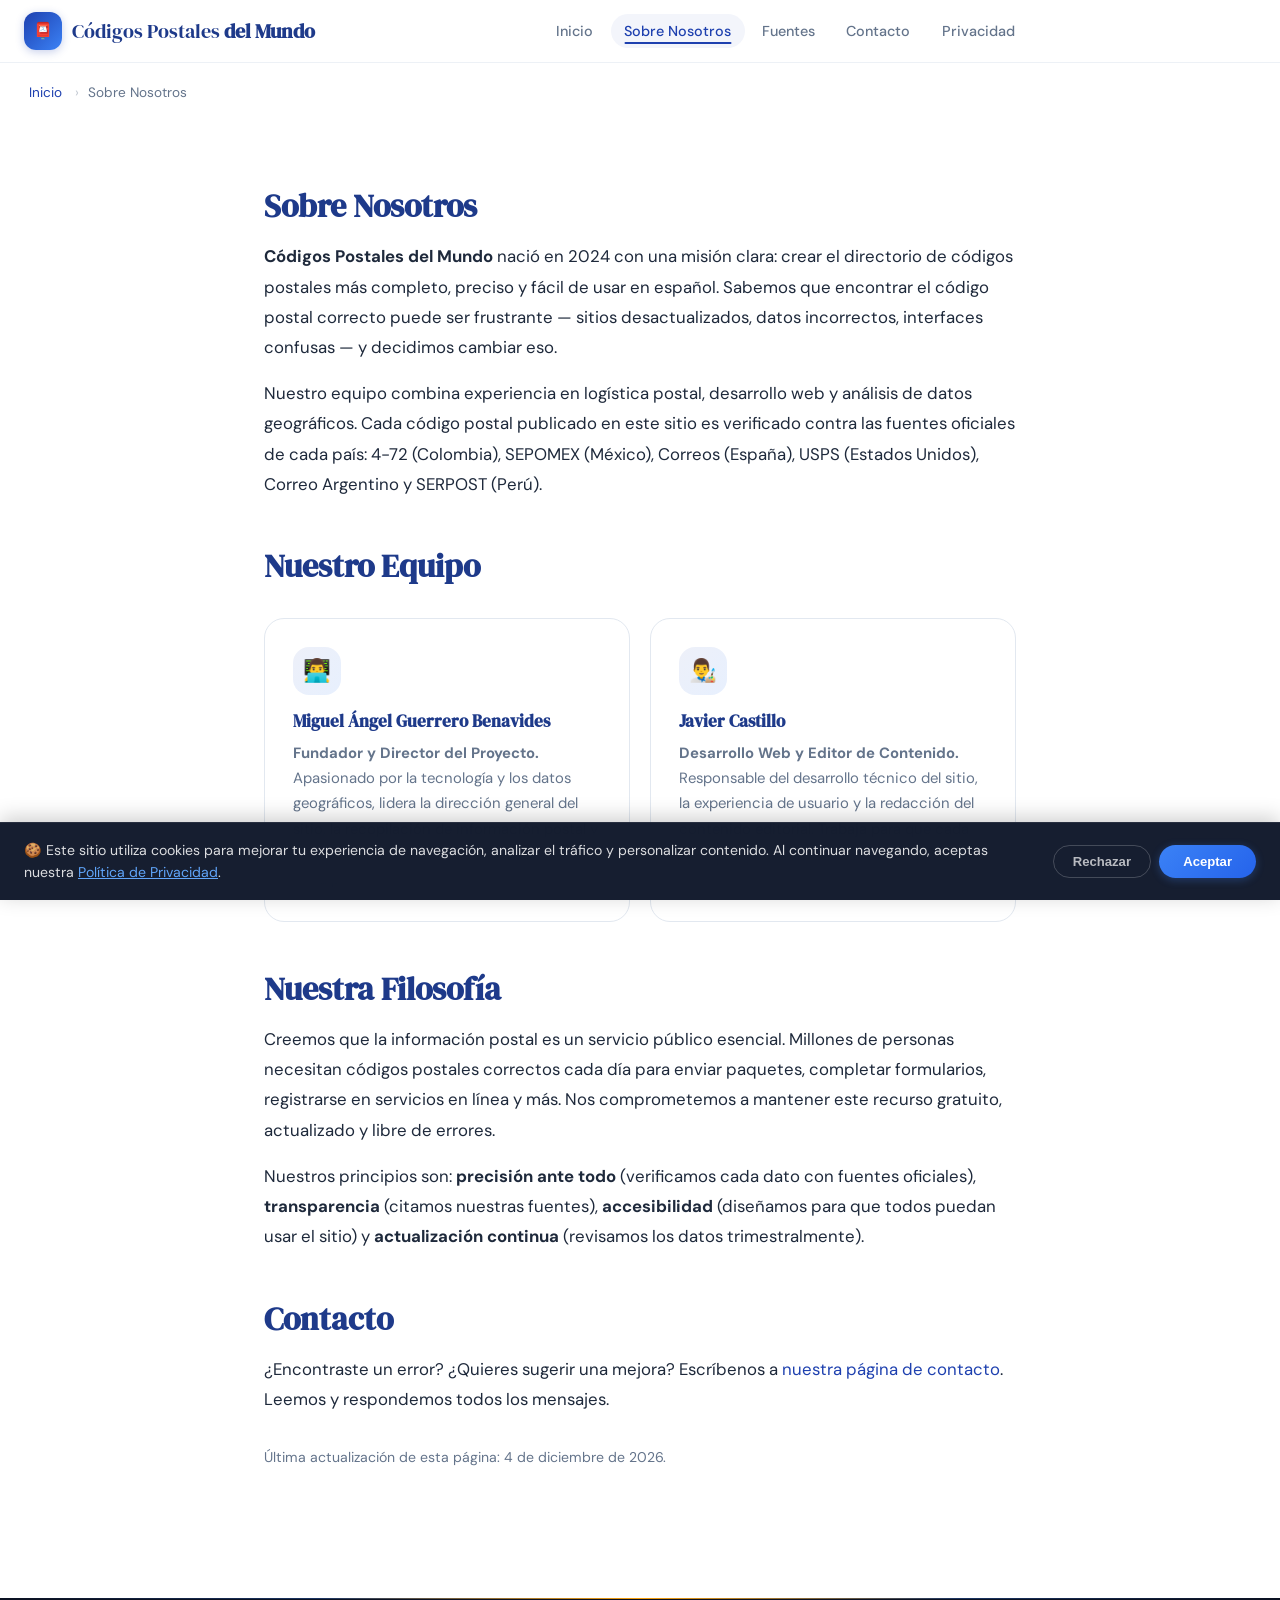
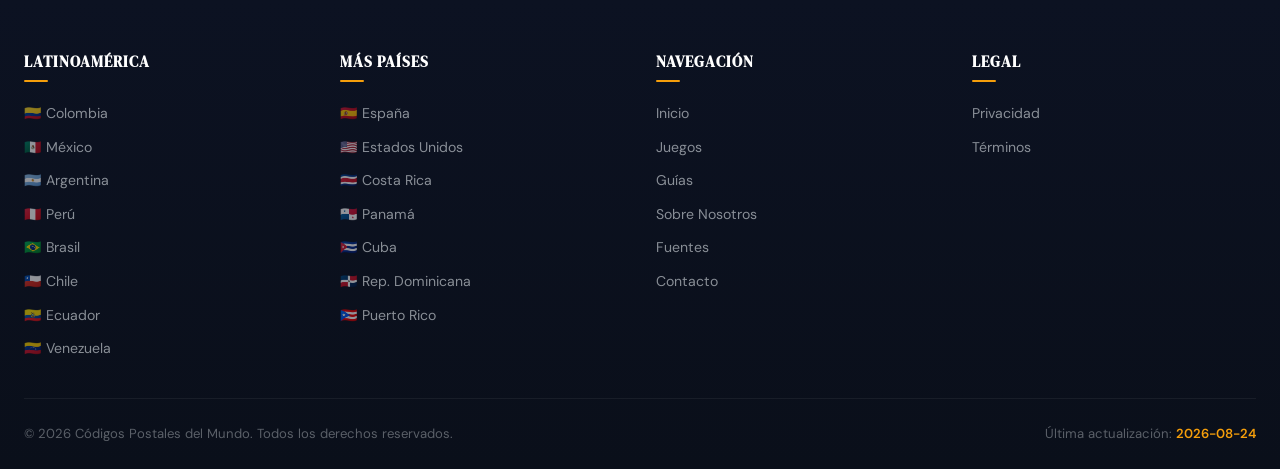
<file: about.html>
<!DOCTYPE html>
<html lang="es" dir="ltr">
<head>
  <!-- Google AdSense -->
  <script async src="https://pagead2.googlesyndication.com/pagead/js/adsbygoogle.js?client=ca-pub-8119463267116717" crossorigin="anonymous"></script>
  <meta charset="UTF-8">
  <!-- Google Analytics -->
  <script async src="https://www.googletagmanager.com/gtag/js?id=G-MDRT6N8V77"></script>
  <script>
    window.dataLayer = window.dataLayer || [];
    function gtag(){dataLayer.push(arguments);}
    gtag('js', new Date());
    gtag('config', 'G-MDRT6N8V77');
  </script>
  <meta name="viewport" content="width=device-width, initial-scale=1.0">
  <title>Sobre Nosotros – Códigos Postales del Mundo</title>
  <meta property="og:locale" content="es_LA">
  <meta property="og:type" content="website">
  <meta property="og:site_name" content="Códigos Postales del Mundo">
  <meta name="description" content="Conoce al equipo detrás de Códigos Postales del Mundo. Expertos en logística postal y datos geográficos comprometidos con la información verificada.">
  <link rel="canonical" href="https://www.codigospostalesdelmundo.com/about.html">
  <meta property="og:url" content="https://www.codigospostalesdelmundo.com/about.html">
  <meta name="robots" content="index, follow">
  <link rel="preconnect" href="https://fonts.googleapis.com" crossorigin>
  <link rel="preconnect" href="https://fonts.gstatic.com" crossorigin>
  <link href="https://fonts.googleapis.com/css2?family=DM+Sans:wght@400;500;600;700&family=DM+Serif+Display&family=JetBrains+Mono:wght@500;700&display=swap" rel="stylesheet">
  <link rel="stylesheet" href="css/style.css">
  <meta name="keywords" content="códigos postales del mundo, base de datos códigos postales, equipo códigos postales, postal codes database">
  </head>
<body>
  <a href="#main-content" class="skip-link">Saltar al contenido principal</a>
  <header class="site-header" role="banner">
    <nav class="nav-inner" aria-label="Navegación principal">
      <a href="index.html" class="logo"><span class="logo-icon">📮</span><span>Códigos Postales <strong>del Mundo</strong></span></a>
      <button id="menu-toggle" class="menu-toggle" aria-expanded="false" aria-controls="nav-links" aria-label="Menú">
        <svg width="24" height="24" viewBox="0 0 24 24" fill="none" stroke="currentColor" stroke-width="2" stroke-linecap="round"><line x1="3" y1="6" x2="21" y2="6"/><line x1="3" y1="12" x2="21" y2="12"/><line x1="3" y1="18" x2="21" y2="18"/></svg>
      </button>
      <ul id="nav-links" class="nav-links" role="menubar">
        <li role="none"><a href="index.html" role="menuitem">Inicio</a></li>
        <li role="none"><a href="about.html" role="menuitem" aria-current="page">Sobre Nosotros</a></li>
        <li role="none"><a href="metodologia.html" role="menuitem">Fuentes</a></li>
        <li role="none"><a href="contacto.html" role="menuitem">Contacto</a></li>
        <li role="none"><a href="privacidad.html" role="menuitem">Privacidad</a></li>
      </ul>
      <div id="nav-overlay" class="nav-overlay"></div>
    </nav>
  </header>

  <main id="main-content">
    <nav class="breadcrumbs" aria-label="Ruta de navegación">
      <a href="index.html">Inicio</a><span class="sep">›</span><span aria-current="page">Sobre Nosotros</span>
    </nav>

    <article class="container py-8" style="max-width:800px">
      <h1 class="section-title">Sobre Nosotros</h1>
      <p class="mt-2" style="font-size:1.05rem;line-height:1.8">
        <strong>Códigos Postales del Mundo</strong> nació en 2024 con una misión clara: crear el directorio de códigos postales más completo, preciso y fácil de usar en español. Sabemos que encontrar el código postal correcto puede ser frustrante — sitios desactualizados, datos incorrectos, interfaces confusas — y decidimos cambiar eso.
      </p>
      <p class="mt-2" style="font-size:1.05rem;line-height:1.8">
        Nuestro equipo combina experiencia en logística postal, desarrollo web y análisis de datos geográficos. Cada código postal publicado en este sitio es verificado contra las fuentes oficiales de cada país: 4-72 (Colombia), SEPOMEX (México), Correos (España), USPS (Estados Unidos), Correo Argentino y SERPOST (Perú).
      </p>

      <h2 class="section-title mt-6">Nuestro Equipo</h2>

      <div class="info-grid mt-4">
        <div class="info-card">
          <div class="card-icon">👨‍💻</div>
          <h3>Miguel Ángel Guerrero Benavides</h3>
          <p><strong>Fundador y Director del Proyecto.</strong> Apasionado por la tecnología y los datos geográficos, lidera la dirección general del sitio, la recopilación de información postal y la verificación contra fuentes oficiales de cada país.</p>
        </div>
        <div class="info-card">
          <div class="card-icon">👨‍🎨</div>
          <h3>Javier Castillo</h3>
          <p><strong>Desarrollo Web y Editor de Contenido.</strong> Responsable del desarrollo técnico del sitio, la experiencia de usuario y la redacción del contenido editorial. Trabaja para que cada página sea rápida, accesible y útil.</p>
        </div>
      </div>

      <h2 class="section-title mt-6">Nuestra Filosofía</h2>
      <p class="mt-2" style="font-size:1.05rem;line-height:1.8">
        Creemos que la información postal es un servicio público esencial. Millones de personas necesitan códigos postales correctos cada día para enviar paquetes, completar formularios, registrarse en servicios en línea y más. Nos comprometemos a mantener este recurso gratuito, actualizado y libre de errores.
      </p>
      <p class="mt-2" style="font-size:1.05rem;line-height:1.8">
        Nuestros principios son: <strong>precisión ante todo</strong> (verificamos cada dato con fuentes oficiales), <strong>transparencia</strong> (citamos nuestras fuentes), <strong>accesibilidad</strong> (diseñamos para que todos puedan usar el sitio) y <strong>actualización continua</strong> (revisamos los datos trimestralmente).
      </p>

      <h2 class="section-title mt-6">Contacto</h2>
      <p class="mt-2" style="font-size:1.05rem;line-height:1.8">
        ¿Encontraste un error? ¿Quieres sugerir una mejora? Escríbenos a <a href="contacto.html">nuestra página de contacto</a>. Leemos y respondemos todos los mensajes.
      </p>

      <p class="mt-4" style="font-size:.88rem;color:var(--color-text-muted)">
        Última actualización de esta página: <span class="auto-fecha"></span>.
      </p>
    </article>
  </main>

    <footer class="site-footer" role="contentinfo">
    <div class="footer-inner">
      <div class="footer-col">
        <h4>Latinoamérica</h4>
        <a href="country.html?id=colombia">🇨🇴 Colombia</a>
        <a href="country.html?id=mexico">🇲🇽 México</a>
        <a href="country.html?id=argentina">🇦🇷 Argentina</a>
        <a href="country.html?id=peru">🇵🇪 Perú</a>
        <a href="country.html?id=brasil">🇧🇷 Brasil</a>
        <a href="country.html?id=chile">🇨🇱 Chile</a>
        <a href="country.html?id=ecuador">🇪🇨 Ecuador</a>
        <a href="country.html?id=venezuela">🇻🇪 Venezuela</a>
      </div>
      <div class="footer-col">
        <h4>Más Países</h4>
        <a href="country.html?id=espana">🇪🇸 España</a>
        <a href="country.html?id=usa">🇺🇸 Estados Unidos</a>
        <a href="country.html?id=costa-rica">🇨🇷 Costa Rica</a>
        <a href="country.html?id=panama">🇵🇦 Panamá</a>
        <a href="country.html?id=cuba">🇨🇺 Cuba</a>
        <a href="country.html?id=republica-dominicana">🇩🇴 Rep. Dominicana</a>
        <a href="country.html?id=puerto-rico">🇵🇷 Puerto Rico</a>
      </div>
      <div class="footer-col">
        <h4>Navegación</h4>
        <a href="index.html">Inicio</a>
        <a href="juegos.html">Juegos</a>
        <a href="guias.html">Guías</a>
        <a href="about.html">Sobre Nosotros</a>
        <a href="metodologia.html">Fuentes</a>
        <a href="contacto.html">Contacto</a>
      </div>
      <div class="footer-col">
        <h4>Legal</h4>
        <a href="privacidad.html">Privacidad</a>
        <a href="terminos.html">Términos</a>
      </div>
    </div>
    <div class="footer-bottom">
      <p>&copy; 2026 Códigos Postales del Mundo. Todos los derechos reservados.</p>
      <p>Última actualización: <span class="update-date last-updated-date">2026-03-22</span></p>
    </div>
  </footer>
  <script src="js/script.js" defer></script>
  <!-- Cookie Banner -->
  <div id="cookie-banner" style="display:none;position:fixed;bottom:0;left:0;right:0;z-index:9999;background:rgba(15,23,42,.97);backdrop-filter:blur(12px);padding:1rem 1.5rem;box-shadow:0 -4px 20px rgba(0,0,0,.2);border-top:1px solid rgba(255,255,255,.08)">
    <div style="max-width:1280px;margin:0 auto;display:flex;align-items:center;justify-content:space-between;gap:1rem;flex-wrap:wrap">
      <p style="color:rgba(255,255,255,.85);font-size:.88rem;margin:0;flex:1;min-width:250px;line-height:1.6">🍪 Este sitio utiliza cookies para mejorar tu experiencia de navegación, analizar el tráfico y personalizar contenido. Al continuar navegando, aceptas nuestra <a href="privacidad.html" style="color:#60a5fa;text-decoration:underline">Política de Privacidad</a>.</p>
      <div style="display:flex;gap:.5rem;flex-shrink:0">
        <button onclick="document.getElementById('cookie-banner').style.display='none';localStorage.setItem('cookies-accepted','1')" style="padding:.5rem 1.2rem;border:1px solid rgba(255,255,255,.2);border-radius:99px;background:transparent;color:rgba(255,255,255,.7);cursor:pointer;font-size:.82rem;font-weight:600;transition:all .2s">Rechazar</button>
        <button onclick="document.getElementById('cookie-banner').style.display='none';localStorage.setItem('cookies-accepted','1')" style="padding:.5rem 1.5rem;border:none;border-radius:99px;background:linear-gradient(135deg,#3b82f6,#2563eb);color:#fff;cursor:pointer;font-size:.82rem;font-weight:700;transition:all .2s;box-shadow:0 2px 8px rgba(59,130,246,.3)">Aceptar</button>
      </div>
    </div>
  </div>
  <script>if(!localStorage.getItem("cookies-accepted"))document.getElementById("cookie-banner").style.display="block";</script>
  <script>
    (function(){
      var meses=["enero","febrero","marzo","abril","mayo","junio","julio","agosto","septiembre","octubre","noviembre","diciembre"];
      var h=new Date();
      var txt=h.getDate()+" de "+meses[h.getMonth()]+" de "+h.getFullYear();
      document.querySelectorAll(".auto-fecha").forEach(function(el){el.textContent=txt;});
    })();
  </script>
</body>
</html>
</file>
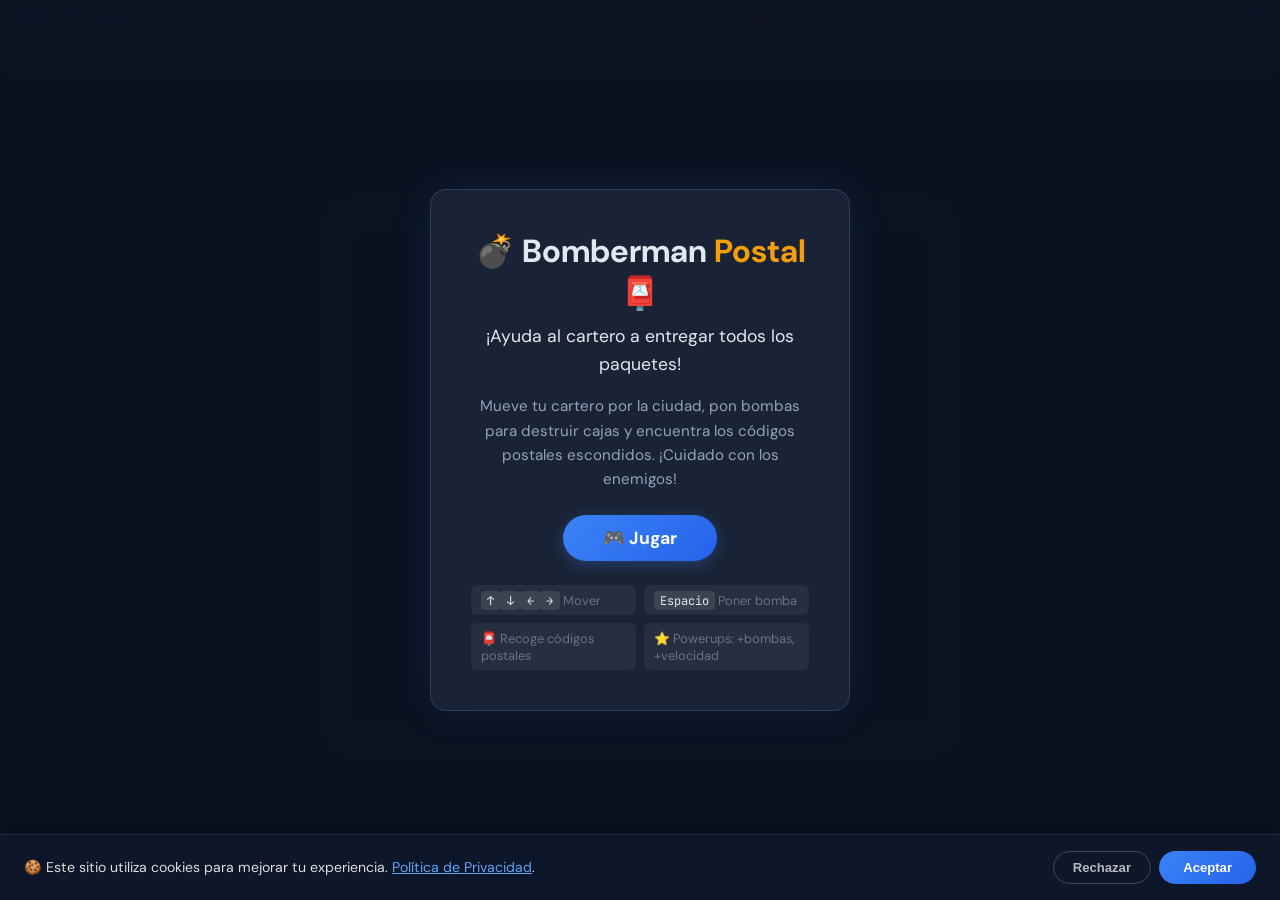
<file: bomberman.html>
<!DOCTYPE html>
<html lang="es" dir="ltr">
<head>
  <!-- Google AdSense -->
  <script async src="https://pagead2.googlesyndication.com/pagead/js/adsbygoogle.js?client=ca-pub-8119463267116717" crossorigin="anonymous"></script>
  <meta charset="UTF-8">
  <!-- Google Analytics -->
  <script async src="https://www.googletagmanager.com/gtag/js?id=G-MDRT6N8V77"></script>
  <script>
    window.dataLayer = window.dataLayer || [];
    function gtag(){dataLayer.push(arguments);}
    gtag('js', new Date());
    gtag('config', 'G-MDRT6N8V77');
  </script>
  <meta name="viewport" content="width=device-width, initial-scale=1.0, user-scalable=no">
  <title>Bomberman Postal 💣📮 – Juego de Códigos Postales del Mundo</title>
  <meta name="description" content="Juega Bomberman Postal gratis. Mueve tu cartero, pon bombas, destruye cajas y encuentra códigos postales. Juego adictivo de estrategia con temática postal.">
  <meta name="keywords" content="bomberman postal, juego códigos postales, juego gratis online, bomberman gratis, juego de cartero, juego postal">
  <meta property="og:locale" content="es_LA">
  <meta property="og:type" content="website">
  <meta property="og:site_name" content="Códigos Postales del Mundo">
  <link rel="icon" type="image/svg+xml" href="img/favicon.svg">
  <link href="https://fonts.googleapis.com/css2?family=DM+Sans:wght@400;500;600;700&family=JetBrains+Mono:wght@500;700&display=swap" rel="stylesheet">
  <style>
    * { margin:0; padding:0; box-sizing:border-box; }
    body { font-family:'DM Sans',sans-serif; background:#0c1222; color:#e2e8f0; overflow:hidden; height:100vh; }
    
    /* Top bar */
    .game-topbar { 
      display:flex; align-items:center; justify-content:space-between; 
      padding:.5rem 1rem; background:rgba(15,23,42,.95); border-bottom:1px solid rgba(255,255,255,.08);
      position:relative; z-index:10;
    }
    .game-topbar a { color:#60a5fa; text-decoration:none; font-size:.85rem; font-weight:600; }
    .game-topbar a:hover { color:#93bbfd; }
    .game-title { font-size:1rem; font-weight:700; }
    .game-title span { color:#f59e0b; }
    
    /* HUD */
    .game-hud {
      display:flex; justify-content:center; gap:2rem; padding:.5rem;
      background:rgba(15,23,42,.9); font-family:'JetBrains Mono',monospace; font-size:.85rem;
    }
    .hud-item { display:flex; align-items:center; gap:.4rem; }
    .hud-val { color:#f59e0b; font-weight:700; }
    
    /* Canvas container */
    .game-container {
      display:flex; justify-content:center; align-items:center;
      height:calc(100vh - 90px); background:#0c1222;
    }
    canvas { 
      border:2px solid rgba(96,165,250,.3); border-radius:8px;
      box-shadow:0 0 30px rgba(96,165,250,.1);
      image-rendering:pixelated;
    }
    
    /* Start/Game Over screen */
    .game-overlay {
      position:fixed; inset:0; z-index:50;
      display:flex; justify-content:center; align-items:center;
      background:rgba(12,18,34,.95); backdrop-filter:blur(8px);
    }
    .game-overlay.hidden { display:none; }
    .overlay-box {
      text-align:center; max-width:420px; padding:2.5rem;
      background:rgba(30,41,59,.8); border-radius:16px;
      border:1px solid rgba(96,165,250,.2);
      box-shadow:0 0 40px rgba(96,165,250,.1);
    }
    .overlay-box h1 { font-size:2rem; margin-bottom:.5rem; }
    .overlay-box h1 span { color:#f59e0b; }
    .overlay-box p { color:#94a3b8; font-size:.95rem; line-height:1.6; margin-bottom:1.5rem; }
    .overlay-box .subtitle { font-size:1.1rem; color:#e2e8f0; margin-bottom:1rem; }
    .btn-play {
      padding:.75rem 2.5rem; border:none; border-radius:99px;
      background:linear-gradient(135deg,#3b82f6,#2563eb); color:#fff;
      font-size:1.1rem; font-weight:700; cursor:pointer;
      font-family:'DM Sans',sans-serif;
      transition:all .3s; box-shadow:0 4px 15px rgba(59,130,246,.3);
    }
    .btn-play:hover { transform:scale(1.05); box-shadow:0 6px 25px rgba(59,130,246,.4); }
    .controls-info {
      margin-top:1.5rem; font-size:.8rem; color:#64748b;
      display:grid; grid-template-columns:1fr 1fr; gap:.5rem; text-align:left;
    }
    .controls-info div { padding:.4rem .6rem; background:rgba(255,255,255,.05); border-radius:6px; }
    .controls-info kbd { 
      background:rgba(255,255,255,.1); padding:.1rem .4rem; border-radius:4px; 
      font-family:'JetBrains Mono',monospace; font-size:.75rem; color:#e2e8f0;
    }
    .score-final { font-size:2.5rem; font-weight:700; color:#f59e0b; margin:.5rem 0; }
    
    /* Mobile controls */
    .mobile-controls {
      display:none; position:fixed; bottom:10px; left:50%; transform:translateX(-50%);
      z-index:20; gap:5px;
    }
    .mobile-controls button {
      width:55px; height:55px; border:none; border-radius:12px;
      background:rgba(59,130,246,.3); color:#fff; font-size:1.5rem;
      cursor:pointer; backdrop-filter:blur(4px);
      border:1px solid rgba(255,255,255,.1);
    }
    .mobile-controls button:active { background:rgba(59,130,246,.6); }
    @media (max-width:768px) {
      .mobile-controls { display:grid; grid-template-columns:repeat(3,55px); grid-template-rows:repeat(3,55px); }
      .mc-up { grid-column:2; grid-row:1; }
      .mc-left { grid-column:1; grid-row:2; }
      .mc-bomb { grid-column:2; grid-row:2; background:rgba(245,158,11,.4) !important; }
      .mc-right { grid-column:3; grid-row:2; }
      .mc-down { grid-column:2; grid-row:3; }
    }
  </style>
</head>
<body>
  <!-- Top Bar -->
  <div class="game-topbar">
    <a href="juegos.html">← Volver a Juegos</a>
    <div class="game-title">💣 Bomberman <span>Postal</span> 📮</div>
    <a href="index.html">Inicio</a>
  </div>
  
  <!-- HUD -->
  <div class="game-hud">
    <div class="hud-item">❤️ Vidas: <span class="hud-val" id="hud-lives">3</span></div>
    <div class="hud-item">💣 Bombas: <span class="hud-val" id="hud-bombs">1</span></div>
    <div class="hud-item">⭐ Puntos: <span class="hud-val" id="hud-score">0</span></div>
    <div class="hud-item">📮 Nivel: <span class="hud-val" id="hud-level">1</span></div>
    <div class="hud-item">⏱️ <span class="hud-val" id="hud-time">120</span>s</div>
  </div>
  
  <!-- Game Canvas -->
  <div class="game-container">
    <canvas id="game-canvas"></canvas>
  </div>
  
  <!-- Mobile Controls -->
  <div class="mobile-controls">
    <button class="mc-up" ontouchstart="mobileKey('up')" onclick="mobileKey('up')">⬆️</button>
    <button class="mc-left" ontouchstart="mobileKey('left')" onclick="mobileKey('left')">⬅️</button>
    <button class="mc-bomb" ontouchstart="mobileKey('bomb')" onclick="mobileKey('bomb')">💣</button>
    <button class="mc-right" ontouchstart="mobileKey('right')" onclick="mobileKey('right')">➡️</button>
    <button class="mc-down" ontouchstart="mobileKey('down')" onclick="mobileKey('down')">⬇️</button>
  </div>
  
  <!-- Start Screen -->
  <div class="game-overlay" id="start-screen">
    <div class="overlay-box">
      <h1>💣 Bomberman <span>Postal</span> 📮</h1>
      <p class="subtitle">¡Ayuda al cartero a entregar todos los paquetes!</p>
      <p>Mueve tu cartero por la ciudad, pon bombas para destruir cajas y encuentra los códigos postales escondidos. ¡Cuidado con los enemigos!</p>
      <button class="btn-play" id="btn-start" onclick="startGame()">🎮 Jugar</button>
      <div class="controls-info">
        <div><kbd>↑</kbd><kbd>↓</kbd><kbd>←</kbd><kbd>→</kbd> Mover</div>
        <div><kbd>Espacio</kbd> Poner bomba</div>
        <div>📮 Recoge códigos postales</div>
        <div>⭐ Powerups: +bombas, +velocidad</div>
      </div>
    </div>
  </div>
  
  <!-- Game Over Screen -->
  <div class="game-overlay hidden" id="gameover-screen">
    <div class="overlay-box">
      <h1>💥 Game Over</h1>
      <div class="score-final" id="final-score">0</div>
      <p id="final-msg">¡Buen intento! Los códigos postales te esperan.</p>
      <p id="final-stats" style="font-size:.85rem;color:#64748b;margin-bottom:1rem"></p>
      <button class="btn-play" onclick="startGame()">🔄 Jugar de Nuevo</button>
      <br><br>
      <a href="juegos.html" style="color:#60a5fa;font-size:.9rem">← Más juegos</a>
    </div>
  </div>
  
  <!-- Win Screen -->
  <div class="game-overlay hidden" id="win-screen">
    <div class="overlay-box">
      <h1>🎉 ¡Nivel Completado!</h1>
      <div class="score-final" id="level-score">0</div>
      <p id="level-msg">¡Encontraste todos los códigos postales!</p>
      <button class="btn-play" id="btn-next" onclick="nextLevel()">📮 Siguiente Nivel →</button>
    </div>
  </div>

<script>
const canvas = document.getElementById('game-canvas');
const ctx = canvas.getContext('2d');

// Game constants
const TILE = 40;
const COLS = 15;
const ROWS = 13;
canvas.width = COLS * TILE;
canvas.height = ROWS * TILE;

// Tile types
const EMPTY = 0, WALL = 1, BOX = 2, POSTAL = 3, POWERUP_BOMB = 4, POWERUP_SPEED = 5, POWERUP_RANGE = 6;

// Colors
const COLORS = {
  floor: '#1a2332',
  floorAlt: '#1e2940',
  wall: '#374151',
  wallTop: '#4b5563',
  box: '#92400e',
  boxTop: '#b45309',
  postal: '#f59e0b',
  player: '#3b82f6',
  enemy: '#ef4444',
  bomb: '#1f2937',
  explosion: '#f97316',
  powerBomb: '#8b5cf6',
  powerSpeed: '#10b981',
  powerRange: '#06b6d4'
};

// Postal codes for collectibles
const POSTAL_CODES = [
  '110111','10001','33101','06600','48001','90210','08001','28001',
  '75001','10115','00100','1000','20001','M5H','EC1A','100-0001',
  '110221','050001','760001','130001','080001','680001','110311',
  '050034','760045','01000','44100','64000','03100','11000'
];

// Game state
let game = {
  level: 1, score: 0, lives: 3, time: 120, maxBombs: 1, bombRange: 1,
  speed: 1, running: false, grid: [], bombs: [], explosions: [], enemies: [],
  player: {x:1, y:1, moving:false, dir:'down', frame:0},
  postalFound: 0, postalTotal: 0, collected: []
};

let keys = {};
let lastMove = 0;
let gameTimer = null;

// Generate level
function generateLevel(level) {
  const grid = [];
  for (let y = 0; y < ROWS; y++) {
    grid[y] = [];
    for (let x = 0; x < COLS; x++) {
      if (y === 0 || y === ROWS-1 || x === 0 || x === COLS-1) {
        grid[y][x] = WALL; // Border walls
      } else if (y % 2 === 0 && x % 2 === 0) {
        grid[y][x] = WALL; // Fixed walls (bomberman pattern)
      } else {
        grid[y][x] = EMPTY;
      }
    }
  }
  
  // Add breakable boxes (more boxes = harder levels)
  const boxDensity = Math.min(0.4 + level * 0.05, 0.65);
  for (let y = 1; y < ROWS-1; y++) {
    for (let x = 1; x < COLS-1; x++) {
      if (grid[y][x] !== EMPTY) continue;
      // Keep starting area clear
      if ((x <= 2 && y <= 2) || (x >= COLS-3 && y >= ROWS-3)) continue;
      if (Math.random() < boxDensity) {
        grid[y][x] = BOX;
      }
    }
  }
  
  // Hide postal codes in boxes
  const postalCount = Math.min(3 + level, 8);
  let placed = 0;
  const boxes = [];
  for (let y = 0; y < ROWS; y++)
    for (let x = 0; x < COLS; x++)
      if (grid[y][x] === BOX) boxes.push({x,y});
  
  // Shuffle boxes
  for (let i = boxes.length - 1; i > 0; i--) {
    const j = Math.floor(Math.random() * (i + 1));
    [boxes[i], boxes[j]] = [boxes[j], boxes[i]];
  }
  
  for (let i = 0; i < Math.min(postalCount, boxes.length); i++) {
    grid[boxes[i].y][boxes[i].x] = POSTAL;
    placed++;
  }
  
  // Add powerups in some boxes
  for (let i = postalCount; i < Math.min(postalCount + 3, boxes.length); i++) {
    const type = [POWERUP_BOMB, POWERUP_SPEED, POWERUP_RANGE][Math.floor(Math.random() * 3)];
    grid[boxes[i].y][boxes[i].x] = type;
  }
  
  // Add enemies
  const enemyCount = Math.min(2 + level, 6);
  const enemies = [];
  for (let i = 0; i < enemyCount; i++) {
    let ex, ey;
    do {
      ex = Math.floor(Math.random() * (COLS-2)) + 1;
      ey = Math.floor(Math.random() * (ROWS-2)) + 1;
    } while (grid[ey][ex] !== EMPTY || (ex <= 2 && ey <= 2));
    enemies.push({x: ex, y: ey, dir: ['up','down','left','right'][Math.floor(Math.random()*4)], moveTimer: 0, alive: true});
  }
  
  return { grid, postalTotal: placed, enemies };
}

// Draw
function draw() {
  ctx.fillStyle = COLORS.floor;
  ctx.fillRect(0, 0, canvas.width, canvas.height);
  
  // Draw grid
  for (let y = 0; y < ROWS; y++) {
    for (let x = 0; x < COLS; x++) {
      const px = x * TILE;
      const py = y * TILE;
      const tile = game.grid[y][x];
      
      // Checkerboard floor
      if ((x + y) % 2 === 0) {
        ctx.fillStyle = COLORS.floorAlt;
        ctx.fillRect(px, py, TILE, TILE);
      }
      
      if (tile === WALL) {
        ctx.fillStyle = COLORS.wall;
        ctx.fillRect(px, py, TILE, TILE);
        ctx.fillStyle = COLORS.wallTop;
        ctx.fillRect(px+2, py+2, TILE-4, TILE-8);
        // Brick pattern
        ctx.strokeStyle = '#2d3748';
        ctx.lineWidth = 1;
        ctx.strokeRect(px+2, py+2, (TILE-4)/2, (TILE-8)/2);
        ctx.strokeRect(px+2+(TILE-4)/2, py+2, (TILE-4)/2, (TILE-8)/2);
      }
      else if (tile === BOX || tile === POSTAL || tile >= POWERUP_BOMB) {
        ctx.fillStyle = COLORS.box;
        ctx.fillRect(px+2, py+4, TILE-4, TILE-4);
        ctx.fillStyle = COLORS.boxTop;
        ctx.fillRect(px+2, py+2, TILE-4, TILE-8);
        // Box cross pattern
        ctx.strokeStyle = '#78350f';
        ctx.lineWidth = 1.5;
        ctx.beginPath();
        ctx.moveTo(px+2, py+2);
        ctx.lineTo(px+TILE-2, py+TILE-2);
        ctx.moveTo(px+TILE-2, py+2);
        ctx.lineTo(px+2, py+TILE-2);
        ctx.stroke();
        // Question mark for hidden items
        if (tile !== BOX) {
          ctx.fillStyle = 'rgba(255,255,255,.15)';
          ctx.font = 'bold 16px JetBrains Mono';
          ctx.textAlign = 'center';
          ctx.fillText('?', px+TILE/2, py+TILE/2+5);
        }
      }
    }
  }
  
  // Draw collected postal items on floor
  for (const c of game.collected) {
    ctx.fillStyle = 'rgba(245,158,11,.15)';
    ctx.fillRect(c.x*TILE, c.y*TILE, TILE, TILE);
    ctx.font = '10px JetBrains Mono';
    ctx.fillStyle = 'rgba(245,158,11,.4)';
    ctx.textAlign = 'center';
    ctx.fillText(c.code, c.x*TILE+TILE/2, c.y*TILE+TILE/2+3);
  }
  
  // Draw bombs
  for (const b of game.bombs) {
    const pulse = Math.sin(Date.now() / 150) * 3;
    ctx.fillStyle = COLORS.bomb;
    ctx.beginPath();
    ctx.arc(b.x*TILE+TILE/2, b.y*TILE+TILE/2, 14+pulse, 0, Math.PI*2);
    ctx.fill();
    ctx.fillStyle = '#374151';
    ctx.beginPath();
    ctx.arc(b.x*TILE+TILE/2, b.y*TILE+TILE/2, 10+pulse, 0, Math.PI*2);
    ctx.fill();
    // Fuse
    ctx.strokeStyle = '#f59e0b';
    ctx.lineWidth = 2;
    ctx.beginPath();
    ctx.moveTo(b.x*TILE+TILE/2+5, b.y*TILE+TILE/2-10);
    ctx.lineTo(b.x*TILE+TILE/2+10, b.y*TILE+TILE/2-15);
    ctx.stroke();
    // Spark
    const spark = Math.random() > 0.3;
    if (spark) {
      ctx.fillStyle = '#fbbf24';
      ctx.beginPath();
      ctx.arc(b.x*TILE+TILE/2+10, b.y*TILE+TILE/2-16, 3, 0, Math.PI*2);
      ctx.fill();
    }
    // Timer
    const timeLeft = Math.max(0, Math.ceil((b.timer - Date.now()) / 1000));
    ctx.fillStyle = '#fff';
    ctx.font = 'bold 12px JetBrains Mono';
    ctx.textAlign = 'center';
    ctx.fillText(timeLeft, b.x*TILE+TILE/2, b.y*TILE+TILE/2+4);
  }
  
  // Draw explosions
  for (const e of game.explosions) {
    const alpha = Math.max(0, 1 - (Date.now() - e.start) / 500);
    const size = TILE * (0.5 + alpha * 0.5);
    ctx.fillStyle = `rgba(249,115,22,${alpha})`;
    ctx.beginPath();
    ctx.arc(e.x*TILE+TILE/2, e.y*TILE+TILE/2, size/2, 0, Math.PI*2);
    ctx.fill();
    ctx.fillStyle = `rgba(254,215,170,${alpha*0.8})`;
    ctx.beginPath();
    ctx.arc(e.x*TILE+TILE/2, e.y*TILE+TILE/2, size/4, 0, Math.PI*2);
    ctx.fill();
  }
  
  // Draw enemies
  for (const e of game.enemies) {
    if (!e.alive) continue;
    const ex = e.x * TILE;
    const ey = e.y * TILE;
    // Body
    ctx.fillStyle = COLORS.enemy;
    ctx.beginPath();
    ctx.arc(ex+TILE/2, ey+TILE/2-2, 14, Math.PI, 0);
    ctx.fillRect(ex+TILE/2-14, ey+TILE/2-2, 28, 14);
    ctx.fill();
    // Eyes
    ctx.fillStyle = '#fff';
    ctx.beginPath();
    ctx.arc(ex+TILE/2-5, ey+TILE/2-4, 4, 0, Math.PI*2);
    ctx.arc(ex+TILE/2+5, ey+TILE/2-4, 4, 0, Math.PI*2);
    ctx.fill();
    ctx.fillStyle = '#1f2937';
    ctx.beginPath();
    ctx.arc(ex+TILE/2-4, ey+TILE/2-3, 2, 0, Math.PI*2);
    ctx.arc(ex+TILE/2+6, ey+TILE/2-3, 2, 0, Math.PI*2);
    ctx.fill();
    // Teeth
    ctx.fillStyle = '#fff';
    for (let t = -2; t <= 2; t++) {
      ctx.fillRect(ex+TILE/2+t*5-2, ey+TILE/2+8, 4, 4);
    }
  }
  
  // Draw player (cartero)
  const px = game.player.x * TILE;
  const py = game.player.y * TILE;
  // Body
  ctx.fillStyle = COLORS.player;
  ctx.beginPath();
  ctx.arc(px+TILE/2, py+TILE/2, 15, 0, Math.PI*2);
  ctx.fill();
  // Hat
  ctx.fillStyle = '#1e40af';
  ctx.fillRect(px+TILE/2-12, py+TILE/2-18, 24, 8);
  ctx.fillRect(px+TILE/2-8, py+TILE/2-24, 16, 8);
  // Face
  ctx.fillStyle = '#fcd34d';
  ctx.beginPath();
  ctx.arc(px+TILE/2, py+TILE/2-2, 8, 0, Math.PI*2);
  ctx.fill();
  // Eyes
  ctx.fillStyle = '#1f2937';
  ctx.beginPath();
  ctx.arc(px+TILE/2-3, py+TILE/2-4, 2, 0, Math.PI*2);
  ctx.arc(px+TILE/2+3, py+TILE/2-4, 2, 0, Math.PI*2);
  ctx.fill();
  // Mail bag
  ctx.fillStyle = '#92400e';
  ctx.fillRect(px+TILE/2+8, py+TILE/2, 8, 10);
  ctx.fillStyle = '#f59e0b';
  ctx.font = '8px sans-serif';
  ctx.fillText('📮', px+TILE/2+7, py+TILE/2+9);
}

// Move player
function movePlayer(dx, dy) {
  const now = Date.now();
  const moveDelay = 160 - game.speed * 20;
  if (now - lastMove < moveDelay) return;
  
  const nx = game.player.x + dx;
  const ny = game.player.y + dy;
  
  if (nx < 0 || nx >= COLS || ny < 0 || ny >= ROWS) return;
  
  const tile = game.grid[ny][nx];
  if (tile === WALL || tile === BOX || tile === POSTAL || tile >= POWERUP_BOMB) return;
  if (game.bombs.some(b => b.x === nx && b.y === ny)) return;
  
  game.player.x = nx;
  game.player.y = ny;
  lastMove = now;
  
  // Check enemy collision
  checkPlayerEnemyCollision();
}

function checkPlayerEnemyCollision() {
  for (const e of game.enemies) {
    if (e.alive && e.x === game.player.x && e.y === game.player.y) {
      playerHit();
    }
  }
}

function playerHit() {
  game.lives--;
  document.getElementById('hud-lives').textContent = game.lives;
  if (game.lives <= 0) {
    gameOver();
  } else {
    // Respawn
    game.player.x = 1;
    game.player.y = 1;
  }
}

// Place bomb
function placeBomb() {
  const {x, y} = game.player;
  if (game.bombs.filter(b => !b.exploded).length >= game.maxBombs) return;
  if (game.bombs.some(b => b.x === x && b.y === y)) return;
  
  game.bombs.push({
    x, y, timer: Date.now() + 2500, range: game.bombRange, exploded: false
  });
}

// Explode bomb
function explodeBomb(bomb) {
  bomb.exploded = true;
  const dirs = [[0,0],[1,0],[-1,0],[0,1],[0,-1]];
  
  for (const [dx, dy] of dirs) {
    for (let r = 0; r <= bomb.range; r++) {
      const ex = bomb.x + dx * r;
      const ey = bomb.y + dy * r;
      if (ex < 0 || ex >= COLS || ey < 0 || ey >= ROWS) break;
      
      const tile = game.grid[ey][ex];
      if (tile === WALL) break;
      
      game.explosions.push({x: ex, y: ey, start: Date.now()});
      
      if (tile === BOX) {
        game.grid[ey][ex] = EMPTY;
        game.score += 10;
        break;
      }
      if (tile === POSTAL) {
        game.grid[ey][ex] = EMPTY;
        const code = POSTAL_CODES[Math.floor(Math.random() * POSTAL_CODES.length)];
        game.collected.push({x: ex, y: ey, code});
        game.postalFound++;
        game.score += 100;
        break;
      }
      if (tile === POWERUP_BOMB) {
        game.grid[ey][ex] = EMPTY;
        game.maxBombs = Math.min(game.maxBombs + 1, 5);
        game.score += 50;
        document.getElementById('hud-bombs').textContent = game.maxBombs;
        break;
      }
      if (tile === POWERUP_SPEED) {
        game.grid[ey][ex] = EMPTY;
        game.speed = Math.min(game.speed + 1, 5);
        game.score += 50;
        break;
      }
      if (tile === POWERUP_RANGE) {
        game.grid[ey][ex] = EMPTY;
        game.bombRange = Math.min(game.bombRange + 1, 4);
        game.score += 50;
        break;
      }
      
      // Check enemy hit
      for (const en of game.enemies) {
        if (en.alive && en.x === ex && en.y === ey) {
          en.alive = false;
          game.score += 200;
        }
      }
      
      // Check player hit
      if (game.player.x === ex && game.player.y === ey) {
        playerHit();
      }
    }
  }
}

// Move enemies
function moveEnemies() {
  for (const e of game.enemies) {
    if (!e.alive) continue;
    e.moveTimer++;
    if (e.moveTimer < (10 - Math.min(game.level, 5))) return;
    e.moveTimer = 0;
    
    // Random direction change
    if (Math.random() < 0.2) {
      e.dir = ['up','down','left','right'][Math.floor(Math.random()*4)];
    }
    
    const dirs = {up:[0,-1], down:[0,1], left:[-1,0], right:[1,0]};
    const [dx,dy] = dirs[e.dir];
    const nx = e.x + dx;
    const ny = e.y + dy;
    
    if (nx > 0 && nx < COLS-1 && ny > 0 && ny < ROWS-1 && 
        game.grid[ny][nx] === EMPTY && !game.bombs.some(b => b.x === nx && b.y === ny)) {
      e.x = nx;
      e.y = ny;
    } else {
      e.dir = ['up','down','left','right'][Math.floor(Math.random()*4)];
    }
    
    // Check collision with player
    if (e.x === game.player.x && e.y === game.player.y) {
      playerHit();
    }
  }
}

// Update
function update() {
  if (!game.running) return;
  
  // Handle keys
  if (keys['ArrowUp'] || keys['w']) movePlayer(0, -1);
  if (keys['ArrowDown'] || keys['s']) movePlayer(0, 1);
  if (keys['ArrowLeft'] || keys['a']) movePlayer(-1, 0);
  if (keys['ArrowRight'] || keys['d']) movePlayer(1, 0);
  
  // Update bombs
  const now = Date.now();
  for (const b of game.bombs) {
    if (!b.exploded && now >= b.timer) {
      explodeBomb(b);
    }
  }
  
  // Clean old explosions
  game.explosions = game.explosions.filter(e => now - e.start < 500);
  // Clean exploded bombs
  game.bombs = game.bombs.filter(b => !b.exploded || now - b.timer < 500);
  
  // Move enemies
  moveEnemies();
  
  // Update HUD
  document.getElementById('hud-score').textContent = game.score;
  
  // Check level complete
  if (game.postalFound >= game.postalTotal) {
    levelComplete();
  }
  
  draw();
  if (game.running) requestAnimationFrame(update);
}

// Timer
function startTimer() {
  if (gameTimer) clearInterval(gameTimer);
  gameTimer = setInterval(() => {
    if (!game.running) return;
    game.time--;
    document.getElementById('hud-time').textContent = game.time;
    if (game.time <= 0) gameOver();
  }, 1000);
}

// Start game
function startGame() {
  document.getElementById('start-screen').classList.add('hidden');
  document.getElementById('gameover-screen').classList.add('hidden');
  document.getElementById('win-screen').classList.add('hidden');
  
  game.level = 1;
  game.score = 0;
  game.lives = 3;
  game.maxBombs = 1;
  game.bombRange = 1;
  game.speed = 1;
  
  initLevel();
}

function initLevel() {
  const levelData = generateLevel(game.level);
  game.grid = levelData.grid;
  game.postalTotal = levelData.postalTotal;
  game.enemies = levelData.enemies;
  game.bombs = [];
  game.explosions = [];
  game.collected = [];
  game.postalFound = 0;
  game.player = {x:1, y:1};
  game.time = Math.max(120 - (game.level - 1) * 10, 60);
  game.running = true;
  
  // Update HUD
  document.getElementById('hud-lives').textContent = game.lives;
  document.getElementById('hud-bombs').textContent = game.maxBombs;
  document.getElementById('hud-score').textContent = game.score;
  document.getElementById('hud-level').textContent = game.level;
  document.getElementById('hud-time').textContent = game.time;
  
  startTimer();
  update();
}

function levelComplete() {
  game.running = false;
  if (gameTimer) clearInterval(gameTimer);
  game.score += game.time * 10; // Time bonus
  
  document.getElementById('level-score').textContent = game.score;
  document.getElementById('level-msg').textContent = 
    `¡Encontraste ${game.postalFound} códigos postales! Bonus de tiempo: +${game.time * 10}`;
  document.getElementById('win-screen').classList.remove('hidden');
}

function nextLevel() {
  document.getElementById('win-screen').classList.add('hidden');
  game.level++;
  initLevel();
}

function gameOver() {
  game.running = false;
  if (gameTimer) clearInterval(gameTimer);
  
  document.getElementById('final-score').textContent = game.score;
  document.getElementById('final-stats').textContent = 
    `Nivel ${game.level} · ${game.postalFound}/${game.postalTotal} códigos postales · ${game.enemies.filter(e=>!e.alive).length} enemigos eliminados`;
  
  if (game.score >= 1000) {
    document.getElementById('final-msg').textContent = '🏆 ¡Increíble! Eres un maestro postal.';
  } else if (game.score >= 500) {
    document.getElementById('final-msg').textContent = '⭐ ¡Muy bien! Casi dominas las rutas postales.';
  } else {
    document.getElementById('final-msg').textContent = '📮 ¡Buen intento! Los códigos postales te esperan.';
  }
  
  document.getElementById('gameover-screen').classList.remove('hidden');
}

// Input
document.addEventListener('keydown', e => {
  keys[e.key] = true;
  if (e.key === ' ' || e.key === 'Enter') {
    e.preventDefault();
    if (game.running) placeBomb();
  }
});
document.addEventListener('keyup', e => { keys[e.key] = false; });

// Mobile controls
function mobileKey(dir) {
  if (!game.running) return;
  if (dir === 'up') movePlayer(0, -1);
  if (dir === 'down') movePlayer(0, 1);
  if (dir === 'left') movePlayer(-1, 0);
  if (dir === 'right') movePlayer(1, 0);
  if (dir === 'bomb') placeBomb();
}

// Prevent scrolling on mobile
document.addEventListener('touchmove', e => e.preventDefault(), {passive:false});
</script>

  <!-- Cookie Banner -->
  <div id="cookie-banner" style="display:none;position:fixed;bottom:0;left:0;right:0;z-index:9999;background:rgba(15,23,42,.97);backdrop-filter:blur(12px);padding:1rem 1.5rem;box-shadow:0 -4px 20px rgba(0,0,0,.2);border-top:1px solid rgba(255,255,255,.08)">
    <div style="max-width:1280px;margin:0 auto;display:flex;align-items:center;justify-content:space-between;gap:1rem;flex-wrap:wrap">
      <p style="color:rgba(255,255,255,.85);font-size:.88rem;margin:0;flex:1;min-width:250px;line-height:1.6">🍪 Este sitio utiliza cookies para mejorar tu experiencia. <a href="privacidad.html" style="color:#60a5fa;text-decoration:underline">Política de Privacidad</a>.</p>
      <div style="display:flex;gap:.5rem;flex-shrink:0">
        <button onclick="document.getElementById('cookie-banner').style.display='none';localStorage.setItem('cookies-accepted','1')" style="padding:.5rem 1.2rem;border:1px solid rgba(255,255,255,.2);border-radius:99px;background:transparent;color:rgba(255,255,255,.7);cursor:pointer;font-size:.82rem;font-weight:600">Rechazar</button>
        <button onclick="document.getElementById('cookie-banner').style.display='none';localStorage.setItem('cookies-accepted','1')" style="padding:.5rem 1.5rem;border:none;border-radius:99px;background:linear-gradient(135deg,#3b82f6,#2563eb);color:#fff;cursor:pointer;font-size:.82rem;font-weight:700">Aceptar</button>
      </div>
    </div>
  </div>
  <script>if(!localStorage.getItem("cookies-accepted"))document.getElementById("cookie-banner").style.display="block";</script>
</body>
</html>
</file>
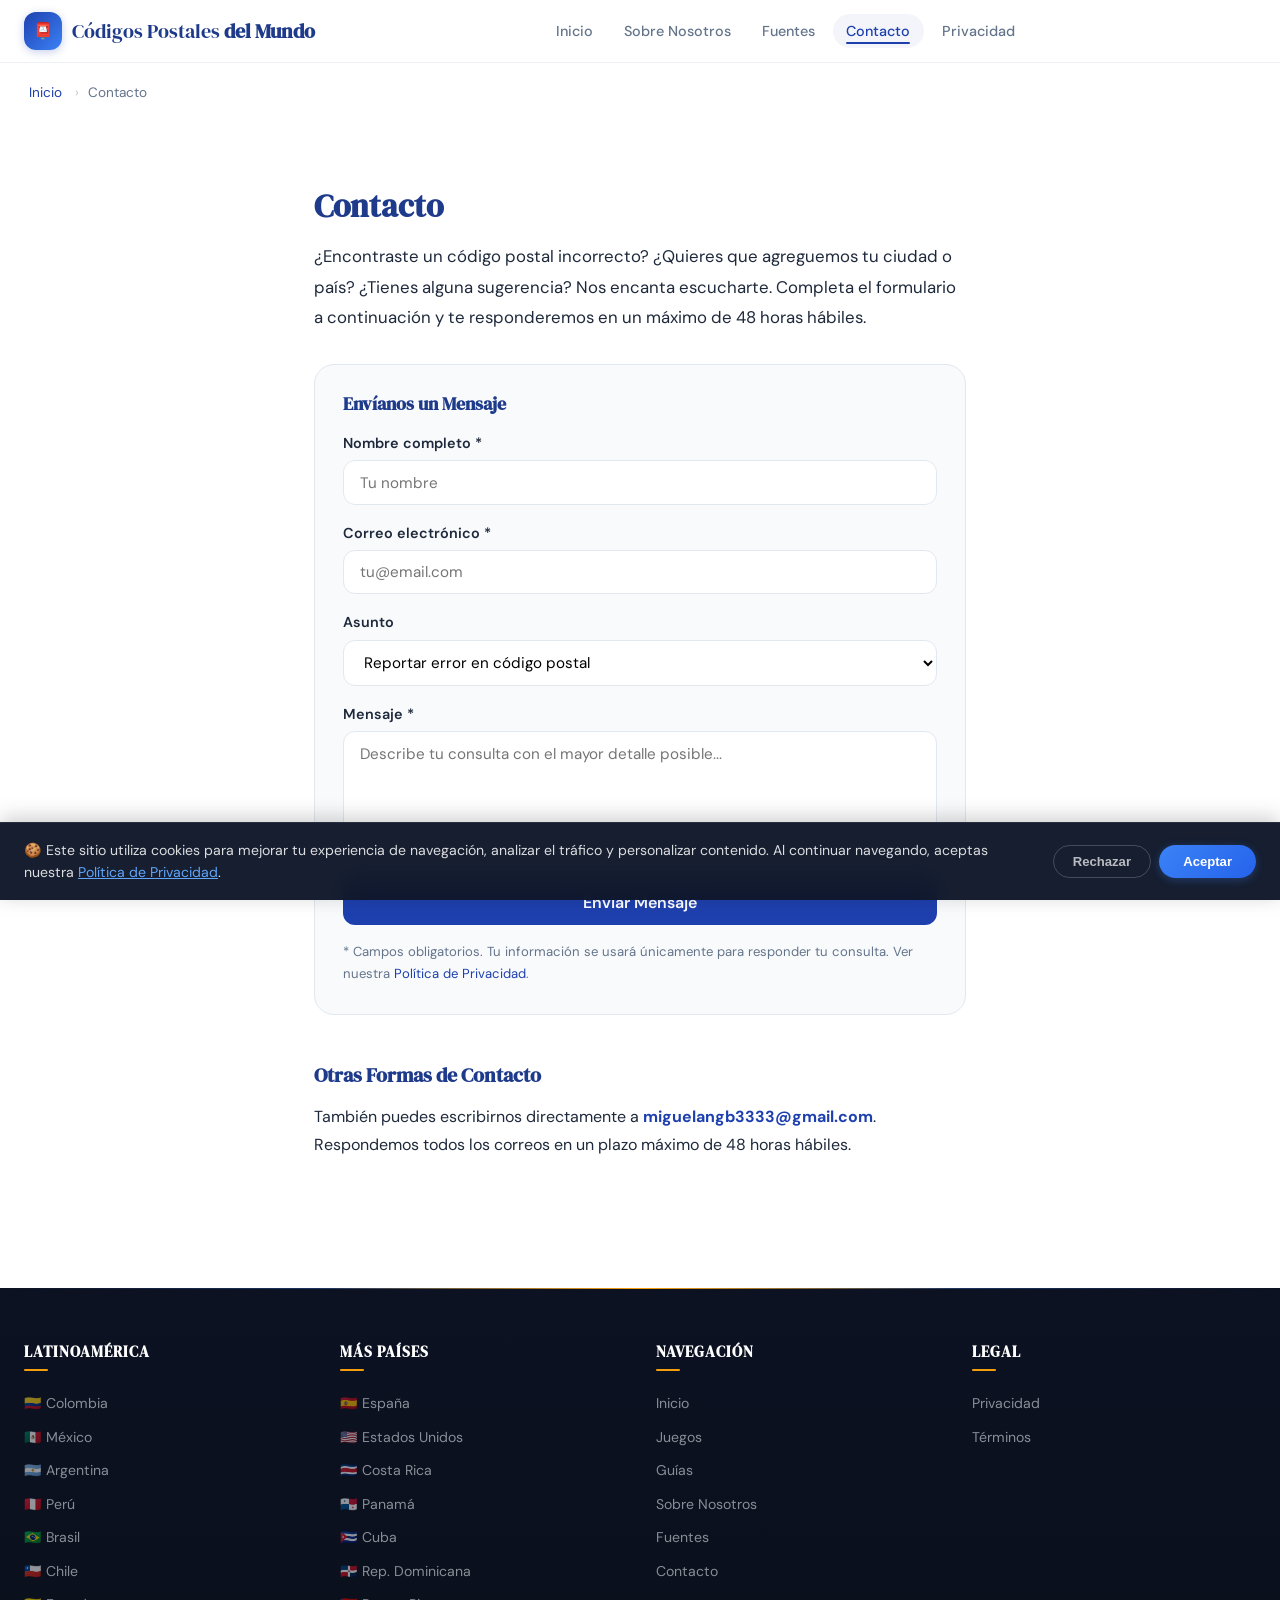
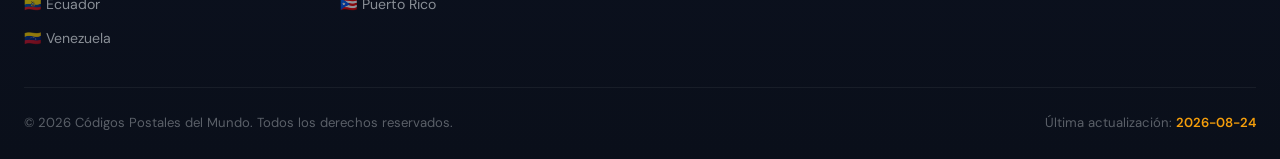
<file: contacto.html>
<!DOCTYPE html>
<html lang="es" dir="ltr">
<head>
  <!-- Google AdSense -->
  <script async src="https://pagead2.googlesyndication.com/pagead/js/adsbygoogle.js?client=ca-pub-8119463267116717" crossorigin="anonymous"></script>
  <meta charset="UTF-8">
  <!-- Google Analytics -->
  <script async src="https://www.googletagmanager.com/gtag/js?id=G-MDRT6N8V77"></script>
  <script>
    window.dataLayer = window.dataLayer || [];
    function gtag(){dataLayer.push(arguments);}
    gtag('js', new Date());
    gtag('config', 'G-MDRT6N8V77');
  </script>
  <meta name="viewport" content="width=device-width, initial-scale=1.0">
  <title>Contacto – Códigos Postales del Mundo</title>
  <meta property="og:locale" content="es_LA">
  <meta property="og:type" content="website">
  <meta property="og:site_name" content="Códigos Postales del Mundo">
  <meta name="description" content="Contáctanos para reportar errores, sugerir mejoras o hacer consultas sobre códigos postales.">
  <link rel="canonical" href="https://www.codigospostalesdelmundo.com/contacto.html">
  <meta property="og:url" content="https://www.codigospostalesdelmundo.com/contacto.html">
  <meta name="robots" content="index, follow">
  <link rel="preconnect" href="https://fonts.googleapis.com" crossorigin>
  <link rel="preconnect" href="https://fonts.gstatic.com" crossorigin>
  <link href="https://fonts.googleapis.com/css2?family=DM+Sans:wght@400;500;600;700&family=DM+Serif+Display&family=JetBrains+Mono:wght@500;700&display=swap" rel="stylesheet">
  <link rel="stylesheet" href="css/style.css">
  <meta name="keywords" content="códigos postales, ZIP codes, postal codes, buscar código postal">
  </head>
<body>
  <a href="#main-content" class="skip-link">Saltar al contenido principal</a>
  <header class="site-header" role="banner">
    <nav class="nav-inner" aria-label="Navegación principal">
      <a href="index.html" class="logo"><span class="logo-icon">📮</span><span>Códigos Postales <strong>del Mundo</strong></span></a>
      <button id="menu-toggle" class="menu-toggle" aria-expanded="false" aria-controls="nav-links" aria-label="Menú">
        <svg width="24" height="24" viewBox="0 0 24 24" fill="none" stroke="currentColor" stroke-width="2" stroke-linecap="round"><line x1="3" y1="6" x2="21" y2="6"/><line x1="3" y1="12" x2="21" y2="12"/><line x1="3" y1="18" x2="21" y2="18"/></svg>
      </button>
      <ul id="nav-links" class="nav-links" role="menubar">
        <li role="none"><a href="index.html" role="menuitem">Inicio</a></li>
        <li role="none"><a href="about.html" role="menuitem">Sobre Nosotros</a></li>
        <li role="none"><a href="metodologia.html" role="menuitem">Fuentes</a></li>
        <li role="none"><a href="contacto.html" role="menuitem" aria-current="page">Contacto</a></li>
        <li role="none"><a href="privacidad.html" role="menuitem">Privacidad</a></li>
      </ul>
      <div id="nav-overlay" class="nav-overlay"></div>
    </nav>
  </header>

  <main id="main-content">
    <nav class="breadcrumbs" aria-label="Ruta de navegación">
      <a href="index.html">Inicio</a><span class="sep">›</span><span aria-current="page">Contacto</span>
    </nav>

    <article class="container py-8" style="max-width:700px">
      <h1 class="section-title">Contacto</h1>
      <p class="mt-2" style="font-size:1.05rem;line-height:1.8">
        ¿Encontraste un código postal incorrecto? ¿Quieres que agreguemos tu ciudad o país? ¿Tienes alguna sugerencia? Nos encanta escucharte. Completa el formulario a continuación y te responderemos en un máximo de 48 horas hábiles.
      </p>

      <div class="info-card mt-4" style="background:var(--color-surface-alt)">
        <h2 style="font-size:1.15rem;margin-bottom:1rem">Envíanos un Mensaje</h2>
        <div style="display:flex;flex-direction:column;gap:1rem">
          <div>
            <label for="contact-name" style="font-size:.9rem;font-weight:600;display:block;margin-bottom:.3rem">Nombre completo *</label>
            <input type="text" id="contact-name" placeholder="Tu nombre" required
              style="width:100%;padding:.7rem 1rem;border:1px solid var(--color-border);border-radius:var(--radius-md);font-family:var(--font-body);font-size:.95rem"
              aria-required="true">
          </div>
          <div>
            <label for="contact-email" style="font-size:.9rem;font-weight:600;display:block;margin-bottom:.3rem">Correo electrónico *</label>
            <input type="email" id="contact-email" placeholder="tu@email.com" required
              style="width:100%;padding:.7rem 1rem;border:1px solid var(--color-border);border-radius:var(--radius-md);font-family:var(--font-body);font-size:.95rem"
              aria-required="true">
          </div>
          <div>
            <label for="contact-subject" style="font-size:.9rem;font-weight:600;display:block;margin-bottom:.3rem">Asunto</label>
            <select id="contact-subject"
              style="width:100%;padding:.7rem 1rem;border:1px solid var(--color-border);border-radius:var(--radius-md);font-family:var(--font-body);font-size:.95rem;background:var(--color-surface)">
              <option value="error">Reportar error en código postal</option>
              <option value="sugerencia">Sugerencia de mejora</option>
              <option value="agregar">Solicitar agregar ciudad/país</option>
              <option value="general">Consulta general</option>
              <option value="comercial">Propuesta comercial</option>
            </select>
          </div>
          <div>
            <label for="contact-message" style="font-size:.9rem;font-weight:600;display:block;margin-bottom:.3rem">Mensaje *</label>
            <textarea id="contact-message" rows="5" placeholder="Describe tu consulta con el mayor detalle posible..." required
              style="width:100%;padding:.7rem 1rem;border:1px solid var(--color-border);border-radius:var(--radius-md);font-family:var(--font-body);font-size:.95rem;resize:vertical"
              aria-required="true"></textarea>
          </div>
          <button type="button" onclick="alert('¡Gracias por tu mensaje! En un sitio real, esto enviaría el formulario a un backend o servicio como Formspree/Netlify Forms.')"
            style="padding:.75rem 2rem;background:var(--color-primary);color:#fff;border:none;border-radius:var(--radius-md);font-family:var(--font-body);font-size:1rem;font-weight:600;cursor:pointer;transition:background 250ms"
            onmouseover="this.style.background='var(--color-primary-dark)'"
            onmouseout="this.style.background='var(--color-primary)'"
            aria-label="Enviar mensaje de contacto">
            Enviar Mensaje
          </button>
          <p style="font-size:.82rem;color:var(--color-text-muted)">
            * Campos obligatorios. Tu información se usará únicamente para responder tu consulta. Ver nuestra <a href="privacidad.html">Política de Privacidad</a>.
          </p>
        </div>
      </div>

      <div class="mt-6">
        <h2 class="section-title" style="font-size:1.25rem">Otras Formas de Contacto</h2>
        <p class="mt-2" style="line-height:1.8">
          También puedes escribirnos directamente a <strong><a href="mailto:miguelangb3333@gmail.com">miguelangb3333@gmail.com</a></strong>. Respondemos todos los correos en un plazo máximo de 48 horas hábiles.
        </p>
      </div>
    </article>
  </main>

    <footer class="site-footer" role="contentinfo">
    <div class="footer-inner">
      <div class="footer-col">
        <h4>Latinoamérica</h4>
        <a href="country.html?id=colombia">🇨🇴 Colombia</a>
        <a href="country.html?id=mexico">🇲🇽 México</a>
        <a href="country.html?id=argentina">🇦🇷 Argentina</a>
        <a href="country.html?id=peru">🇵🇪 Perú</a>
        <a href="country.html?id=brasil">🇧🇷 Brasil</a>
        <a href="country.html?id=chile">🇨🇱 Chile</a>
        <a href="country.html?id=ecuador">🇪🇨 Ecuador</a>
        <a href="country.html?id=venezuela">🇻🇪 Venezuela</a>
      </div>
      <div class="footer-col">
        <h4>Más Países</h4>
        <a href="country.html?id=espana">🇪🇸 España</a>
        <a href="country.html?id=usa">🇺🇸 Estados Unidos</a>
        <a href="country.html?id=costa-rica">🇨🇷 Costa Rica</a>
        <a href="country.html?id=panama">🇵🇦 Panamá</a>
        <a href="country.html?id=cuba">🇨🇺 Cuba</a>
        <a href="country.html?id=republica-dominicana">🇩🇴 Rep. Dominicana</a>
        <a href="country.html?id=puerto-rico">🇵🇷 Puerto Rico</a>
      </div>
      <div class="footer-col">
        <h4>Navegación</h4>
        <a href="index.html">Inicio</a>
        <a href="juegos.html">Juegos</a>
        <a href="guias.html">Guías</a>
        <a href="about.html">Sobre Nosotros</a>
        <a href="metodologia.html">Fuentes</a>
        <a href="contacto.html">Contacto</a>
      </div>
      <div class="footer-col">
        <h4>Legal</h4>
        <a href="privacidad.html">Privacidad</a>
        <a href="terminos.html">Términos</a>
      </div>
    </div>
    <div class="footer-bottom">
      <p>&copy; 2026 Códigos Postales del Mundo. Todos los derechos reservados.</p>
      <p>Última actualización: <span class="update-date last-updated-date">2026-03-22</span></p>
    </div>
  </footer>
  <script src="js/script.js" defer></script>
  <!-- Cookie Banner -->
  <div id="cookie-banner" style="display:none;position:fixed;bottom:0;left:0;right:0;z-index:9999;background:rgba(15,23,42,.97);backdrop-filter:blur(12px);padding:1rem 1.5rem;box-shadow:0 -4px 20px rgba(0,0,0,.2);border-top:1px solid rgba(255,255,255,.08)">
    <div style="max-width:1280px;margin:0 auto;display:flex;align-items:center;justify-content:space-between;gap:1rem;flex-wrap:wrap">
      <p style="color:rgba(255,255,255,.85);font-size:.88rem;margin:0;flex:1;min-width:250px;line-height:1.6">🍪 Este sitio utiliza cookies para mejorar tu experiencia de navegación, analizar el tráfico y personalizar contenido. Al continuar navegando, aceptas nuestra <a href="privacidad.html" style="color:#60a5fa;text-decoration:underline">Política de Privacidad</a>.</p>
      <div style="display:flex;gap:.5rem;flex-shrink:0">
        <button onclick="document.getElementById('cookie-banner').style.display='none';localStorage.setItem('cookies-accepted','1')" style="padding:.5rem 1.2rem;border:1px solid rgba(255,255,255,.2);border-radius:99px;background:transparent;color:rgba(255,255,255,.7);cursor:pointer;font-size:.82rem;font-weight:600;transition:all .2s">Rechazar</button>
        <button onclick="document.getElementById('cookie-banner').style.display='none';localStorage.setItem('cookies-accepted','1')" style="padding:.5rem 1.5rem;border:none;border-radius:99px;background:linear-gradient(135deg,#3b82f6,#2563eb);color:#fff;cursor:pointer;font-size:.82rem;font-weight:700;transition:all .2s;box-shadow:0 2px 8px rgba(59,130,246,.3)">Aceptar</button>
      </div>
    </div>
  </div>
  <script>if(!localStorage.getItem("cookies-accepted"))document.getElementById("cookie-banner").style.display="block";</script>
</body>
</html>
</file>
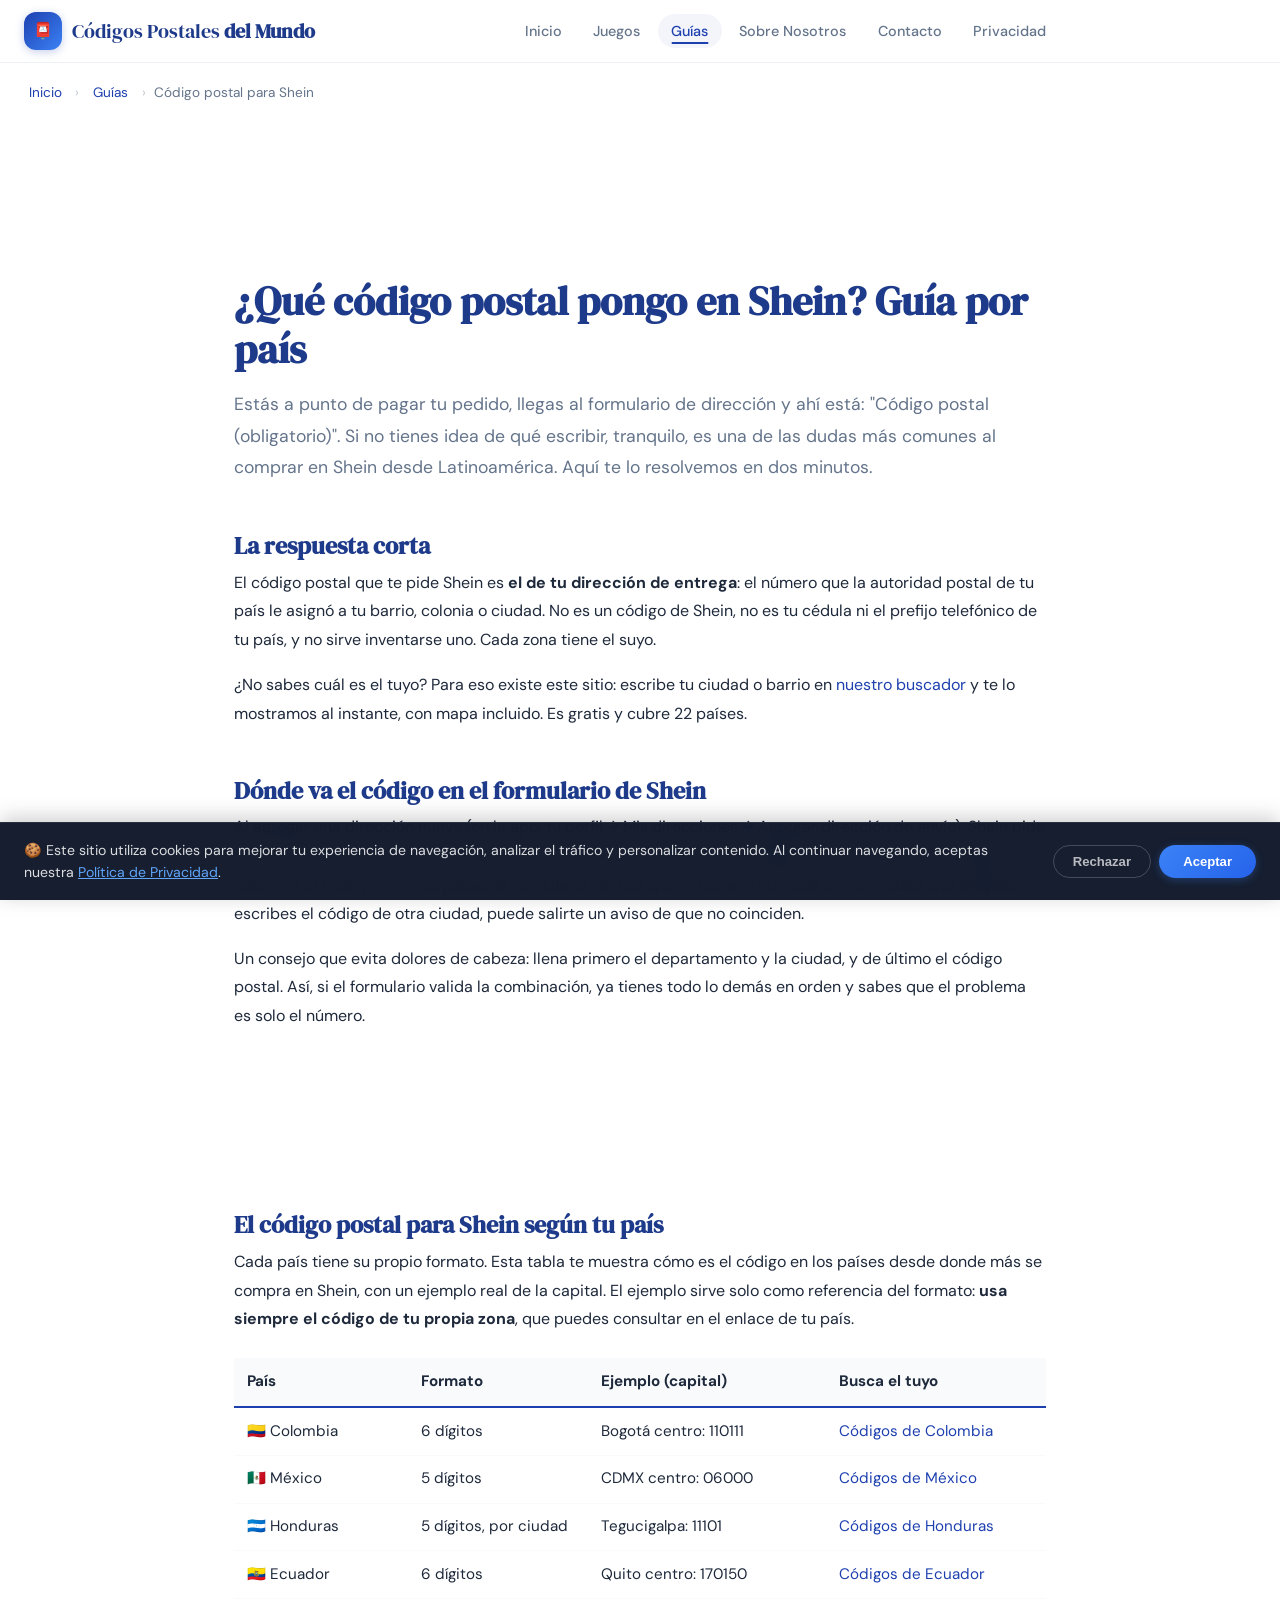
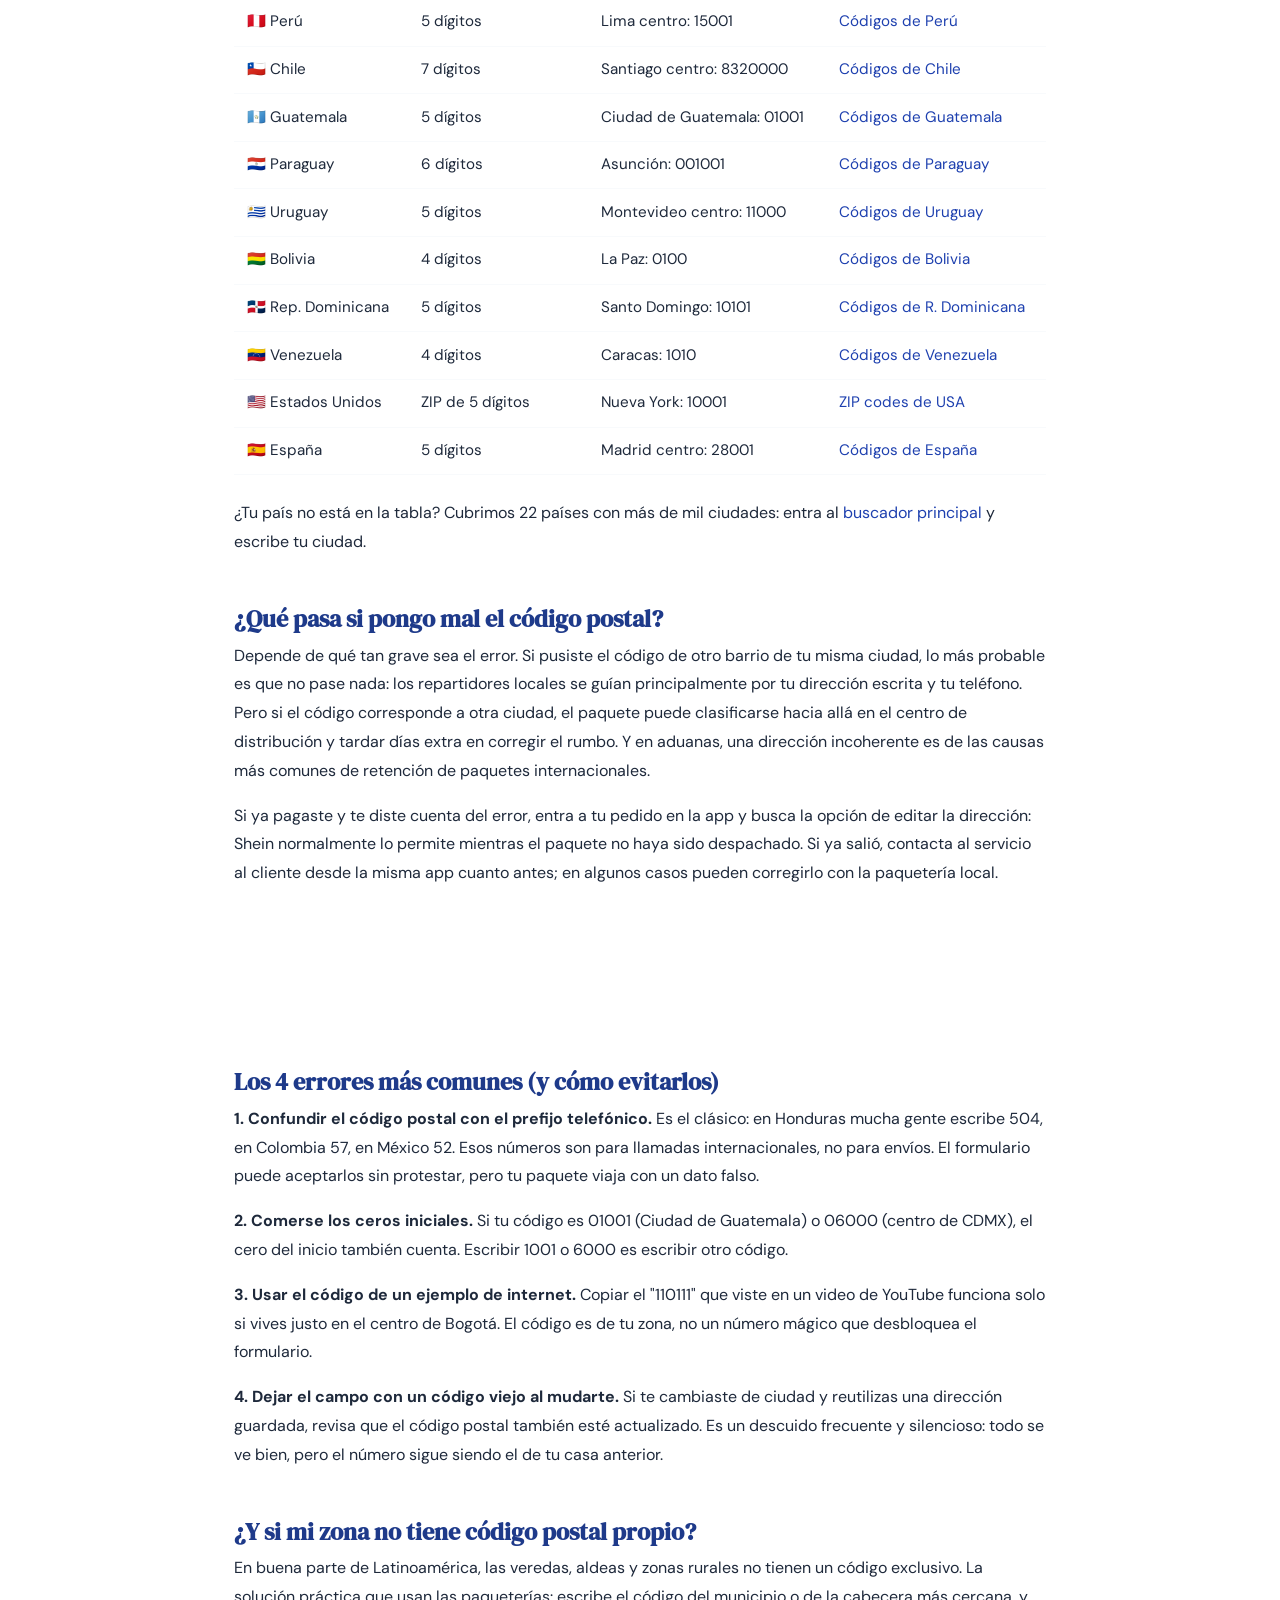
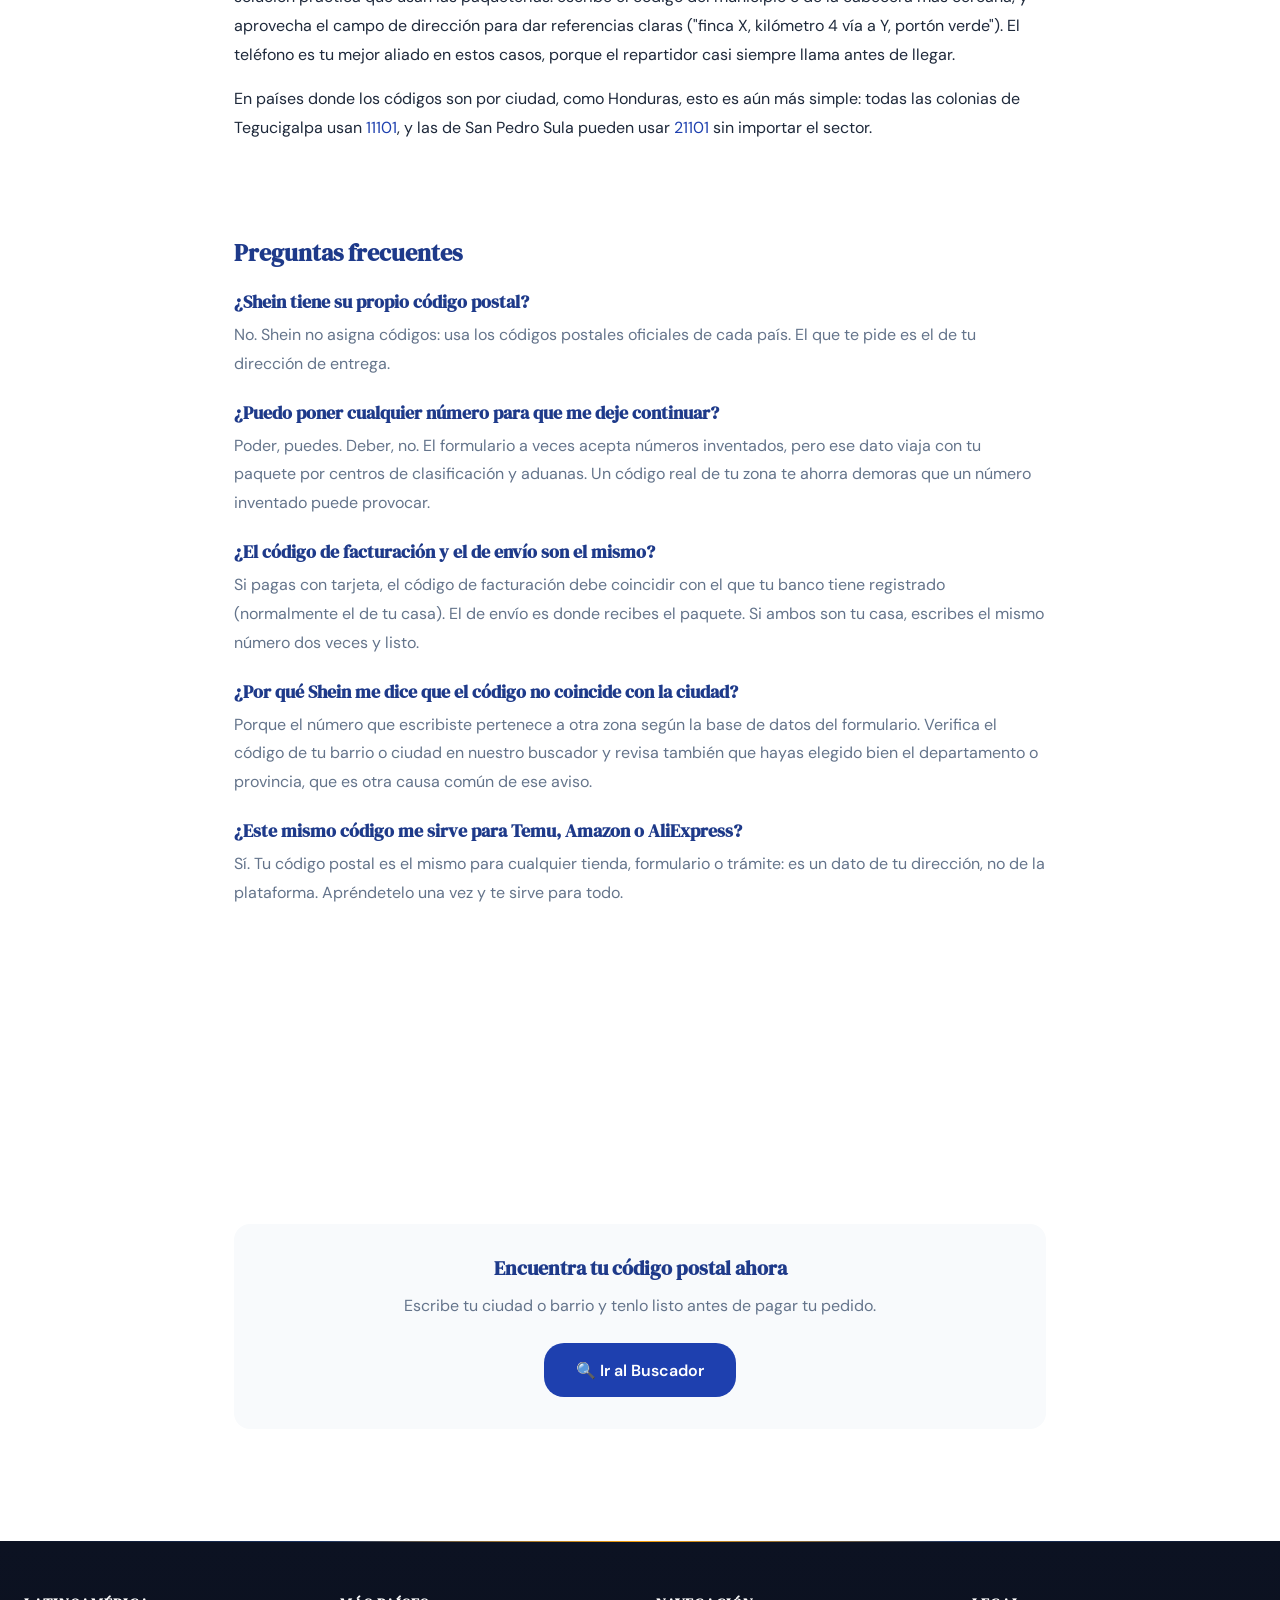
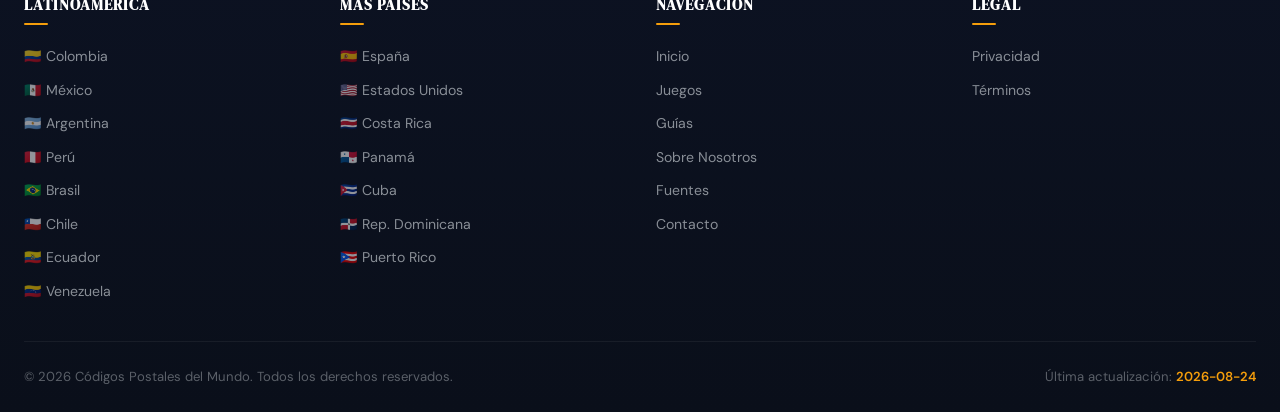
<file: guia-codigo-postal-shein.html>
<!DOCTYPE html>
<html lang="es" dir="ltr">
<head>
  <!-- Google AdSense -->
  <script async src="https://pagead2.googlesyndication.com/pagead/js/adsbygoogle.js?client=ca-pub-8119463267116717" crossorigin="anonymous"></script>
  <meta charset="UTF-8">
  <!-- Google Analytics -->
  <script async src="https://www.googletagmanager.com/gtag/js?id=G-MDRT6N8V77"></script>
  <script>
    window.dataLayer = window.dataLayer || [];
    function gtag(){dataLayer.push(arguments);}
    gtag('js', new Date());
    gtag('config', 'G-MDRT6N8V77');
  </script>
  <meta name="viewport" content="width=device-width, initial-scale=1.0">
  <title>¿Qué Código Postal Pongo en Shein? Guía por País 2026</title>
  <meta name="description" content="¿Shein te pide código postal y no sabes cuál poner? Encuentra el código postal correcto para tu pedido según tu país: Colombia, México, Honduras, Ecuador, Perú, Chile, USA, España y más. Con ejemplos reales.">
  <meta name="robots" content="index, follow, max-snippet:-1, max-image-preview:large">
  <link rel="canonical" href="https://www.codigospostalesdelmundo.com/guia-codigo-postal-shein.html">
  <meta property="og:url" content="https://www.codigospostalesdelmundo.com/guia-codigo-postal-shein.html">
  <meta property="og:title" content="¿Qué Código Postal Pongo en Shein? Guía por País 2026">
  <meta property="og:description" content="El código postal correcto para tu pedido de Shein según tu país, con ejemplos reales y cómo encontrarlo si no lo conoces.">
  <link rel="preconnect" href="https://fonts.googleapis.com" crossorigin>
  <link rel="preconnect" href="https://fonts.gstatic.com" crossorigin>
  <link href="https://fonts.googleapis.com/css2?family=DM+Sans:wght@400;500;600;700&family=DM+Serif+Display&family=JetBrains+Mono:wght@500;700&display=swap" rel="stylesheet">
  <link rel="stylesheet" href="css/style.css">

  <!-- FAQPage Schema -->
  <script type="application/ld+json">
  {
    "@context": "https://schema.org",
    "@type": "FAQPage",
    "mainEntity": [
      {
        "@type": "Question",
        "name": "¿Qué código postal pongo en Shein?",
        "acceptedAnswer": {
          "@type": "Answer",
          "text": "Debes poner el código postal de tu dirección de entrega, es decir, el de tu barrio o ciudad. No es un código de Shein ni un número inventado: es el código que la autoridad postal de tu país le asignó a tu zona. Si no lo conoces, puedes buscarlo gratis con tu ciudad o barrio en codigospostalesdelmundo.com."
        }
      },
      {
        "@type": "Question",
        "name": "¿Qué pasa si pongo mal el código postal en Shein?",
        "acceptedAnswer": {
          "@type": "Answer",
          "text": "En la mayoría de los casos el paquete llega igual, porque la paquetería local se guía por tu dirección y teléfono. Pero un código equivocado puede causar demoras en aduana, que el pedido se clasifique hacia otra ciudad o que el formulario rechace tu dirección. Si ya pagaste y te diste cuenta del error, puedes editar la dirección desde tu pedido mientras no haya sido despachado."
        }
      },
      {
        "@type": "Question",
        "name": "¿Cuál es el código postal de Colombia para Shein?",
        "acceptedAnswer": {
          "@type": "Answer",
          "text": "Colombia usa códigos postales de 6 dígitos y cada zona tiene el suyo. Por ejemplo, el centro de Bogotá usa 110111, Medellín 050001 y Cali 760001. No existe un código único para todo el país: usa el de tu barrio o municipio."
        }
      },
      {
        "@type": "Question",
        "name": "¿Cuál es el código postal de Honduras para Shein?",
        "acceptedAnswer": {
          "@type": "Answer",
          "text": "En Honduras los códigos son por ciudad: Tegucigalpa usa 11101 (y Comayagüela 12101), San Pedro Sula 21101, La Ceiba 31101 y Choloma 21112. Si vives en una colonia de Tegucigalpa, tu código es 11101 sin importar el barrio. Ojo: 504 no es un código postal, es el prefijo telefónico del país."
        }
      },
      {
        "@type": "Question",
        "name": "¿Shein necesita el código postal obligatoriamente?",
        "acceptedAnswer": {
          "@type": "Answer",
          "text": "Sí, en casi todos los países el campo es obligatorio para completar la dirección de envío, porque las paqueterías y las aduanas lo usan para clasificar los paquetes. Si tu zona rural no tiene código propio, usa el del municipio o cabecera más cercana y complementa con referencias claras en el campo de dirección."
        }
      },
      {
        "@type": "Question",
        "name": "¿El código postal de facturación es el mismo que el de envío?",
        "acceptedAnswer": {
          "@type": "Answer",
          "text": "Si pagas con tarjeta, el código postal de facturación debe coincidir con el registrado en tu banco (normalmente el de tu casa). El de envío es el del lugar donde recibirás el paquete. Cuando ambos son tu casa, es el mismo número en los dos campos."
        }
      }
    ]
  }
  </script>
  <meta name="keywords" content="que codigo postal pongo en shein, codigo postal shein, codigo postal para shein colombia, codigo postal shein honduras, codigo postal shein mexico, codigo postal shein usa, codigo postal shein españa, zip code para shein, shein pide codigo postal, codigo postal compras online">
  </head>
<body>
  <a href="#main-content" class="skip-link">Saltar al contenido principal</a>

  <header class="site-header" role="banner">
    <nav class="nav-inner" aria-label="Navegación principal">
      <a href="index.html" class="logo" aria-label="Inicio">
        <span class="logo-icon" aria-hidden="true">📮</span>
        <span>Códigos Postales <strong>del Mundo</strong></span>
      </a>
      <button id="menu-toggle" class="menu-toggle" aria-expanded="false" aria-controls="nav-links" aria-label="Menú">
        <svg width="24" height="24" viewBox="0 0 24 24" fill="none" stroke="currentColor" stroke-width="2" stroke-linecap="round"><line x1="3" y1="6" x2="21" y2="6"/><line x1="3" y1="12" x2="21" y2="12"/><line x1="3" y1="18" x2="21" y2="18"/></svg>
      </button>
      <ul id="nav-links" class="nav-links" role="menubar">
        <li role="none"><a href="index.html" role="menuitem">Inicio</a></li>
        <li role="none"><a href="juegos.html" role="menuitem">Juegos</a></li>
        <li role="none"><a href="guias.html" role="menuitem" aria-current="page">Guías</a></li>
        <li role="none"><a href="about.html" role="menuitem">Sobre Nosotros</a></li>
        <li role="none"><a href="contacto.html" role="menuitem">Contacto</a></li>
        <li role="none"><a href="privacidad.html" role="menuitem">Privacidad</a></li>
      </ul>
      <div id="nav-overlay" class="nav-overlay"></div>
    </nav>
  </header>

  <main id="main-content">
    <nav class="breadcrumbs" aria-label="Ruta de navegación">
      <a href="index.html">Inicio</a><span class="sep">›</span><a href="guias.html">Guías</a><span class="sep">›</span><span aria-current="page">Código postal para Shein</span>
    </nav>

    <!-- Ad: Top -->
    <div class="container mt-2">
      <div class="ad-slot ad-slot-leaderboard">
        <ins class="adsbygoogle"
             style="display:block"
             data-ad-client="ca-pub-8119463267116717"
             data-ad-slot="5591686683"
             data-ad-format="auto"
             data-full-width-responsive="true"></ins>
        <script>(adsbygoogle = window.adsbygoogle || []).push({});</script>
      </div>
    </div>

    <article class="container py-6" style="max-width:860px">
      <h1 class="section-title" style="font-size:clamp(1.75rem,4vw,2.5rem)">¿Qué código postal pongo en Shein? Guía por país</h1>
      <p class="mt-2" style="font-size:1.1rem;line-height:1.8;color:var(--color-text-muted)">
        Estás a punto de pagar tu pedido, llegas al formulario de dirección y ahí está: "Código postal (obligatorio)". Si no tienes idea de qué escribir, tranquilo, es una de las dudas más comunes al comprar en Shein desde Latinoamérica. Aquí te lo resolvemos en dos minutos.
      </p>

      <section class="mt-6" id="respuesta-rapida" aria-label="Respuesta rápida">
        <h2 class="section-title" style="font-size:1.5rem">La respuesta corta</h2>
        <p style="line-height:1.8">
          El código postal que te pide Shein es <strong>el de tu dirección de entrega</strong>: el número que la autoridad postal de tu país le asignó a tu barrio, colonia o ciudad. No es un código de Shein, no es tu cédula ni el prefijo telefónico de tu país, y no sirve inventarse uno. Cada zona tiene el suyo.
        </p>
        <p style="line-height:1.8" class="mt-2">
          ¿No sabes cuál es el tuyo? Para eso existe este sitio: escribe tu ciudad o barrio en <a href="index.html">nuestro buscador</a> y te lo mostramos al instante, con mapa incluido. Es gratis y cubre 22 países.
        </p>
      </section>

      <section class="mt-6" id="donde-va" aria-label="Dónde va el código postal en Shein">
        <h2 class="section-title" style="font-size:1.5rem">Dónde va el código en el formulario de Shein</h2>
        <p style="line-height:1.8">
          Al agregar una dirección nueva (en la app: tu perfil → Mis direcciones → Agregar dirección de envío), Shein pide país, nombre, teléfono, provincia o departamento, ciudad, dirección y código postal. El campo del código suele aparecer al final, y en varios países el formulario verifica que el número coincida con la ciudad que elegiste: si escribes el código de otra ciudad, puede salirte un aviso de que no coinciden.
        </p>
        <p style="line-height:1.8" class="mt-2">
          Un consejo que evita dolores de cabeza: llena primero el departamento y la ciudad, y de último el código postal. Así, si el formulario valida la combinación, ya tienes todo lo demás en orden y sabes que el problema es solo el número.
        </p>
      </section>

      <!-- Ad: In-article 1 -->
      <div class="mt-4">
        <div class="ad-slot ad-slot-in-article">
          <ins class="adsbygoogle"
               style="display:block"
               data-ad-client="ca-pub-8119463267116717"
               data-ad-slot="5811178533"
               data-ad-format="auto"
               data-full-width-responsive="true"></ins>
          <script>(adsbygoogle = window.adsbygoogle || []).push({});</script>
        </div>
      </div>

      <section class="mt-6" id="por-pais" aria-label="Código postal para Shein por país">
        <h2 class="section-title" style="font-size:1.5rem">El código postal para Shein según tu país</h2>
        <p style="line-height:1.8">
          Cada país tiene su propio formato. Esta tabla te muestra cómo es el código en los países desde donde más se compra en Shein, con un ejemplo real de la capital. El ejemplo sirve solo como referencia del formato: <strong>usa siempre el código de tu propia zona</strong>, que puedes consultar en el enlace de tu país.
        </p>
        <div class="mt-3" style="overflow-x:auto">
          <table style="width:100%;border-collapse:collapse;font-size:.95rem">
            <thead>
              <tr style="background:var(--color-surface-alt);text-align:left">
                <th style="padding:.7rem .8rem;border-bottom:2px solid var(--color-primary)">País</th>
                <th style="padding:.7rem .8rem;border-bottom:2px solid var(--color-primary)">Formato</th>
                <th style="padding:.7rem .8rem;border-bottom:2px solid var(--color-primary)">Ejemplo (capital)</th>
                <th style="padding:.7rem .8rem;border-bottom:2px solid var(--color-primary)">Busca el tuyo</th>
              </tr>
            </thead>
            <tbody>
              <tr><td style="padding:.65rem .8rem;border-bottom:1px solid var(--color-surface-alt)">🇨🇴 Colombia</td><td style="padding:.65rem .8rem;border-bottom:1px solid var(--color-surface-alt)">6 dígitos</td><td style="padding:.65rem .8rem;border-bottom:1px solid var(--color-surface-alt)">Bogotá centro: 110111</td><td style="padding:.65rem .8rem;border-bottom:1px solid var(--color-surface-alt)"><a href="country.html?id=colombia">Códigos de Colombia</a></td></tr>
              <tr><td style="padding:.65rem .8rem;border-bottom:1px solid var(--color-surface-alt)">🇲🇽 México</td><td style="padding:.65rem .8rem;border-bottom:1px solid var(--color-surface-alt)">5 dígitos</td><td style="padding:.65rem .8rem;border-bottom:1px solid var(--color-surface-alt)">CDMX centro: 06000</td><td style="padding:.65rem .8rem;border-bottom:1px solid var(--color-surface-alt)"><a href="country.html?id=mexico">Códigos de México</a></td></tr>
              <tr><td style="padding:.65rem .8rem;border-bottom:1px solid var(--color-surface-alt)">🇭🇳 Honduras</td><td style="padding:.65rem .8rem;border-bottom:1px solid var(--color-surface-alt)">5 dígitos, por ciudad</td><td style="padding:.65rem .8rem;border-bottom:1px solid var(--color-surface-alt)">Tegucigalpa: 11101</td><td style="padding:.65rem .8rem;border-bottom:1px solid var(--color-surface-alt)"><a href="country.html?id=honduras">Códigos de Honduras</a></td></tr>
              <tr><td style="padding:.65rem .8rem;border-bottom:1px solid var(--color-surface-alt)">🇪🇨 Ecuador</td><td style="padding:.65rem .8rem;border-bottom:1px solid var(--color-surface-alt)">6 dígitos</td><td style="padding:.65rem .8rem;border-bottom:1px solid var(--color-surface-alt)">Quito centro: 170150</td><td style="padding:.65rem .8rem;border-bottom:1px solid var(--color-surface-alt)"><a href="country.html?id=ecuador">Códigos de Ecuador</a></td></tr>
              <tr><td style="padding:.65rem .8rem;border-bottom:1px solid var(--color-surface-alt)">🇵🇪 Perú</td><td style="padding:.65rem .8rem;border-bottom:1px solid var(--color-surface-alt)">5 dígitos</td><td style="padding:.65rem .8rem;border-bottom:1px solid var(--color-surface-alt)">Lima centro: 15001</td><td style="padding:.65rem .8rem;border-bottom:1px solid var(--color-surface-alt)"><a href="country.html?id=peru">Códigos de Perú</a></td></tr>
              <tr><td style="padding:.65rem .8rem;border-bottom:1px solid var(--color-surface-alt)">🇨🇱 Chile</td><td style="padding:.65rem .8rem;border-bottom:1px solid var(--color-surface-alt)">7 dígitos</td><td style="padding:.65rem .8rem;border-bottom:1px solid var(--color-surface-alt)">Santiago centro: 8320000</td><td style="padding:.65rem .8rem;border-bottom:1px solid var(--color-surface-alt)"><a href="country.html?id=chile">Códigos de Chile</a></td></tr>
              <tr><td style="padding:.65rem .8rem;border-bottom:1px solid var(--color-surface-alt)">🇬🇹 Guatemala</td><td style="padding:.65rem .8rem;border-bottom:1px solid var(--color-surface-alt)">5 dígitos</td><td style="padding:.65rem .8rem;border-bottom:1px solid var(--color-surface-alt)">Ciudad de Guatemala: 01001</td><td style="padding:.65rem .8rem;border-bottom:1px solid var(--color-surface-alt)"><a href="country.html?id=guatemala">Códigos de Guatemala</a></td></tr>
              <tr><td style="padding:.65rem .8rem;border-bottom:1px solid var(--color-surface-alt)">🇵🇾 Paraguay</td><td style="padding:.65rem .8rem;border-bottom:1px solid var(--color-surface-alt)">6 dígitos</td><td style="padding:.65rem .8rem;border-bottom:1px solid var(--color-surface-alt)">Asunción: 001001</td><td style="padding:.65rem .8rem;border-bottom:1px solid var(--color-surface-alt)"><a href="country.html?id=paraguay">Códigos de Paraguay</a></td></tr>
              <tr><td style="padding:.65rem .8rem;border-bottom:1px solid var(--color-surface-alt)">🇺🇾 Uruguay</td><td style="padding:.65rem .8rem;border-bottom:1px solid var(--color-surface-alt)">5 dígitos</td><td style="padding:.65rem .8rem;border-bottom:1px solid var(--color-surface-alt)">Montevideo centro: 11000</td><td style="padding:.65rem .8rem;border-bottom:1px solid var(--color-surface-alt)"><a href="country.html?id=uruguay">Códigos de Uruguay</a></td></tr>
              <tr><td style="padding:.65rem .8rem;border-bottom:1px solid var(--color-surface-alt)">🇧🇴 Bolivia</td><td style="padding:.65rem .8rem;border-bottom:1px solid var(--color-surface-alt)">4 dígitos</td><td style="padding:.65rem .8rem;border-bottom:1px solid var(--color-surface-alt)">La Paz: 0100</td><td style="padding:.65rem .8rem;border-bottom:1px solid var(--color-surface-alt)"><a href="country.html?id=bolivia">Códigos de Bolivia</a></td></tr>
              <tr><td style="padding:.65rem .8rem;border-bottom:1px solid var(--color-surface-alt)">🇩🇴 Rep. Dominicana</td><td style="padding:.65rem .8rem;border-bottom:1px solid var(--color-surface-alt)">5 dígitos</td><td style="padding:.65rem .8rem;border-bottom:1px solid var(--color-surface-alt)">Santo Domingo: 10101</td><td style="padding:.65rem .8rem;border-bottom:1px solid var(--color-surface-alt)"><a href="country.html?id=republica-dominicana">Códigos de R. Dominicana</a></td></tr>
              <tr><td style="padding:.65rem .8rem;border-bottom:1px solid var(--color-surface-alt)">🇻🇪 Venezuela</td><td style="padding:.65rem .8rem;border-bottom:1px solid var(--color-surface-alt)">4 dígitos</td><td style="padding:.65rem .8rem;border-bottom:1px solid var(--color-surface-alt)">Caracas: 1010</td><td style="padding:.65rem .8rem;border-bottom:1px solid var(--color-surface-alt)"><a href="country.html?id=venezuela">Códigos de Venezuela</a></td></tr>
              <tr><td style="padding:.65rem .8rem;border-bottom:1px solid var(--color-surface-alt)">🇺🇸 Estados Unidos</td><td style="padding:.65rem .8rem;border-bottom:1px solid var(--color-surface-alt)">ZIP de 5 dígitos</td><td style="padding:.65rem .8rem;border-bottom:1px solid var(--color-surface-alt)">Nueva York: 10001</td><td style="padding:.65rem .8rem;border-bottom:1px solid var(--color-surface-alt)"><a href="country.html?id=usa">ZIP codes de USA</a></td></tr>
              <tr><td style="padding:.65rem .8rem;border-bottom:1px solid var(--color-surface-alt)">🇪🇸 España</td><td style="padding:.65rem .8rem;border-bottom:1px solid var(--color-surface-alt)">5 dígitos</td><td style="padding:.65rem .8rem;border-bottom:1px solid var(--color-surface-alt)">Madrid centro: 28001</td><td style="padding:.65rem .8rem;border-bottom:1px solid var(--color-surface-alt)"><a href="country.html?id=espana">Códigos de España</a></td></tr>
            </tbody>
          </table>
        </div>
        <p style="line-height:1.8" class="mt-3">
          ¿Tu país no está en la tabla? Cubrimos 22 países con más de mil ciudades: entra al <a href="index.html">buscador principal</a> y escribe tu ciudad.
        </p>
      </section>

      <section class="mt-6" id="que-pasa-si-me-equivoco" aria-label="Qué pasa si pongo mal el código postal">
        <h2 class="section-title" style="font-size:1.5rem">¿Qué pasa si pongo mal el código postal?</h2>
        <p style="line-height:1.8">
          Depende de qué tan grave sea el error. Si pusiste el código de otro barrio de tu misma ciudad, lo más probable es que no pase nada: los repartidores locales se guían principalmente por tu dirección escrita y tu teléfono. Pero si el código corresponde a otra ciudad, el paquete puede clasificarse hacia allá en el centro de distribución y tardar días extra en corregir el rumbo. Y en aduanas, una dirección incoherente es de las causas más comunes de retención de paquetes internacionales.
        </p>
        <p style="line-height:1.8" class="mt-2">
          Si ya pagaste y te diste cuenta del error, entra a tu pedido en la app y busca la opción de editar la dirección: Shein normalmente lo permite mientras el paquete no haya sido despachado. Si ya salió, contacta al servicio al cliente desde la misma app cuanto antes; en algunos casos pueden corregirlo con la paquetería local.
        </p>
      </section>

      <!-- Ad: In-article 2 -->
      <div class="mt-4">
        <div class="ad-slot ad-slot-in-article">
          <ins class="adsbygoogle"
               style="display:block"
               data-ad-client="ca-pub-8119463267116717"
               data-ad-slot="5811178533"
               data-ad-format="auto"
               data-full-width-responsive="true"></ins>
          <script>(adsbygoogle = window.adsbygoogle || []).push({});</script>
        </div>
      </div>

      <section class="mt-6" id="errores-frecuentes" aria-label="Errores frecuentes con el código postal en Shein">
        <h2 class="section-title" style="font-size:1.5rem">Los 4 errores más comunes (y cómo evitarlos)</h2>
        <p style="line-height:1.8">
          <strong>1. Confundir el código postal con el prefijo telefónico.</strong> Es el clásico: en Honduras mucha gente escribe 504, en Colombia 57, en México 52. Esos números son para llamadas internacionales, no para envíos. El formulario puede aceptarlos sin protestar, pero tu paquete viaja con un dato falso.
        </p>
        <p style="line-height:1.8" class="mt-2">
          <strong>2. Comerse los ceros iniciales.</strong> Si tu código es 01001 (Ciudad de Guatemala) o 06000 (centro de CDMX), el cero del inicio también cuenta. Escribir 1001 o 6000 es escribir otro código.
        </p>
        <p style="line-height:1.8" class="mt-2">
          <strong>3. Usar el código de un ejemplo de internet.</strong> Copiar el "110111" que viste en un video de YouTube funciona solo si vives justo en el centro de Bogotá. El código es de tu zona, no un número mágico que desbloquea el formulario.
        </p>
        <p style="line-height:1.8" class="mt-2">
          <strong>4. Dejar el campo con un código viejo al mudarte.</strong> Si te cambiaste de ciudad y reutilizas una dirección guardada, revisa que el código postal también esté actualizado. Es un descuido frecuente y silencioso: todo se ve bien, pero el número sigue siendo el de tu casa anterior.
        </p>
      </section>

      <section class="mt-6" id="zona-rural" aria-label="Qué hacer si tu zona no tiene código postal">
        <h2 class="section-title" style="font-size:1.5rem">¿Y si mi zona no tiene código postal propio?</h2>
        <p style="line-height:1.8">
          En buena parte de Latinoamérica, las veredas, aldeas y zonas rurales no tienen un código exclusivo. La solución práctica que usan las paqueterías: escribe el código del municipio o de la cabecera más cercana, y aprovecha el campo de dirección para dar referencias claras ("finca X, kilómetro 4 vía a Y, portón verde"). El teléfono es tu mejor aliado en estos casos, porque el repartidor casi siempre llama antes de llegar.
        </p>
        <p style="line-height:1.8" class="mt-2">
          En países donde los códigos son por ciudad, como Honduras, esto es aún más simple: todas las colonias de Tegucigalpa usan <a href="city.html?country=honduras&amp;city=tegucigalpa">11101</a>, y las de San Pedro Sula pueden usar <a href="city.html?country=honduras&amp;city=san-pedro-sula">21101</a> sin importar el sector.
        </p>
      </section>

      <section class="mt-6 py-6" id="preguntas-frecuentes" aria-label="Preguntas frecuentes sobre el código postal en Shein">
        <h2 class="section-title" style="font-size:1.5rem">Preguntas frecuentes</h2>

        <div class="mt-3">
          <h3 style="font-size:1.1rem;margin-bottom:.5rem">¿Shein tiene su propio código postal?</h3>
          <p style="line-height:1.8;color:var(--color-text-muted)">No. Shein no asigna códigos: usa los códigos postales oficiales de cada país. El que te pide es el de tu dirección de entrega.</p>
        </div>

        <div class="mt-3">
          <h3 style="font-size:1.1rem;margin-bottom:.5rem">¿Puedo poner cualquier número para que me deje continuar?</h3>
          <p style="line-height:1.8;color:var(--color-text-muted)">Poder, puedes. Deber, no. El formulario a veces acepta números inventados, pero ese dato viaja con tu paquete por centros de clasificación y aduanas. Un código real de tu zona te ahorra demoras que un número inventado puede provocar.</p>
        </div>

        <div class="mt-3">
          <h3 style="font-size:1.1rem;margin-bottom:.5rem">¿El código de facturación y el de envío son el mismo?</h3>
          <p style="line-height:1.8;color:var(--color-text-muted)">Si pagas con tarjeta, el código de facturación debe coincidir con el que tu banco tiene registrado (normalmente el de tu casa). El de envío es donde recibes el paquete. Si ambos son tu casa, escribes el mismo número dos veces y listo.</p>
        </div>

        <div class="mt-3">
          <h3 style="font-size:1.1rem;margin-bottom:.5rem">¿Por qué Shein me dice que el código no coincide con la ciudad?</h3>
          <p style="line-height:1.8;color:var(--color-text-muted)">Porque el número que escribiste pertenece a otra zona según la base de datos del formulario. Verifica el código de tu barrio o ciudad en nuestro buscador y revisa también que hayas elegido bien el departamento o provincia, que es otra causa común de ese aviso.</p>
        </div>

        <div class="mt-3">
          <h3 style="font-size:1.1rem;margin-bottom:.5rem">¿Este mismo código me sirve para Temu, Amazon o AliExpress?</h3>
          <p style="line-height:1.8;color:var(--color-text-muted)">Sí. Tu código postal es el mismo para cualquier tienda, formulario o trámite: es un dato de tu dirección, no de la plataforma. Apréndetelo una vez y te sirve para todo.</p>
        </div>
      </section>

      <!-- Ad: Native -->
      <div class="mt-4">
        <div class="ad-slot ad-slot-native">
          <ins class="adsbygoogle"
               style="display:block"
               data-ad-client="ca-pub-8119463267116717"
               data-ad-slot="8569203814"
             data-ad-format="auto"
             data-full-width-responsive="true"></ins>
          <script>(adsbygoogle = window.adsbygoogle || []).push({});</script>
        </div>
      </div>

      <section class="mt-6 text-center" style="padding:2rem;background:var(--color-surface-alt);border-radius:var(--radius-lg)">
        <h2 style="font-size:1.25rem;margin-bottom:0.75rem">Encuentra tu código postal ahora</h2>
        <p style="color:var(--color-text-muted);margin-bottom:1.5rem">Escribe tu ciudad o barrio y tenlo listo antes de pagar tu pedido.</p>
        <a href="index.html" style="display:inline-flex;align-items:center;gap:0.5rem;padding:0.85rem 2rem;background:var(--color-primary);color:#fff;border-radius:var(--radius-xl);font-weight:600;font-size:1rem;transition:background 250ms;text-decoration:none"
           onmouseover="this.style.background='var(--color-primary-dark)'"
           onmouseout="this.style.background='var(--color-primary)'">
          🔍 Ir al Buscador
        </a>
      </section>
    </article>
  </main>

    <footer class="site-footer" role="contentinfo">
    <div class="footer-inner">
      <div class="footer-col">
        <h4>Latinoamérica</h4>
        <a href="country.html?id=colombia">🇨🇴 Colombia</a>
        <a href="country.html?id=mexico">🇲🇽 México</a>
        <a href="country.html?id=argentina">🇦🇷 Argentina</a>
        <a href="country.html?id=peru">🇵🇪 Perú</a>
        <a href="country.html?id=brasil">🇧🇷 Brasil</a>
        <a href="country.html?id=chile">🇨🇱 Chile</a>
        <a href="country.html?id=ecuador">🇪🇨 Ecuador</a>
        <a href="country.html?id=venezuela">🇻🇪 Venezuela</a>
      </div>
      <div class="footer-col">
        <h4>Más Países</h4>
        <a href="country.html?id=espana">🇪🇸 España</a>
        <a href="country.html?id=usa">🇺🇸 Estados Unidos</a>
        <a href="country.html?id=costa-rica">🇨🇷 Costa Rica</a>
        <a href="country.html?id=panama">🇵🇦 Panamá</a>
        <a href="country.html?id=cuba">🇨🇺 Cuba</a>
        <a href="country.html?id=republica-dominicana">🇩🇴 Rep. Dominicana</a>
        <a href="country.html?id=puerto-rico">🇵🇷 Puerto Rico</a>
      </div>
      <div class="footer-col">
        <h4>Navegación</h4>
        <a href="index.html">Inicio</a>
        <a href="juegos.html">Juegos</a>
        <a href="guias.html">Guías</a>
        <a href="about.html">Sobre Nosotros</a>
        <a href="metodologia.html">Fuentes</a>
        <a href="contacto.html">Contacto</a>
      </div>
      <div class="footer-col">
        <h4>Legal</h4>
        <a href="privacidad.html">Privacidad</a>
        <a href="terminos.html">Términos</a>
      </div>
    </div>
    <div class="footer-bottom">
      <p>&copy; 2026 Códigos Postales del Mundo. Todos los derechos reservados.</p>
      <p>Última actualización: <span class="update-date last-updated-date">2026-07-11</span></p>
    </div>
  </footer>

  <script src="js/script.js" defer></script>
  <!-- Cookie Banner -->
  <div id="cookie-banner" style="display:none;position:fixed;bottom:0;left:0;right:0;z-index:9999;background:rgba(15,23,42,.97);backdrop-filter:blur(12px);padding:1rem 1.5rem;box-shadow:0 -4px 20px rgba(0,0,0,.2);border-top:1px solid rgba(255,255,255,.08)">
    <div style="max-width:1280px;margin:0 auto;display:flex;align-items:center;justify-content:space-between;gap:1rem;flex-wrap:wrap">
      <p style="color:rgba(255,255,255,.85);font-size:.88rem;margin:0;flex:1;min-width:250px;line-height:1.6">🍪 Este sitio utiliza cookies para mejorar tu experiencia de navegación, analizar el tráfico y personalizar contenido. Al continuar navegando, aceptas nuestra <a href="privacidad.html" style="color:#60a5fa;text-decoration:underline">Política de Privacidad</a>.</p>
      <div style="display:flex;gap:.5rem;flex-shrink:0">
        <button onclick="document.getElementById('cookie-banner').style.display='none';localStorage.setItem('cookies-accepted','1')" style="padding:.5rem 1.2rem;border:1px solid rgba(255,255,255,.2);border-radius:99px;background:transparent;color:rgba(255,255,255,.7);cursor:pointer;font-size:.82rem;font-weight:600;transition:all .2s">Rechazar</button>
        <button onclick="document.getElementById('cookie-banner').style.display='none';localStorage.setItem('cookies-accepted','1')" style="padding:.5rem 1.5rem;border:none;border-radius:99px;background:linear-gradient(135deg,#3b82f6,#2563eb);color:#fff;cursor:pointer;font-size:.82rem;font-weight:700;transition:all .2s;box-shadow:0 2px 8px rgba(59,130,246,.3)">Aceptar</button>
      </div>
    </div>
  </div>
  <script>if(!localStorage.getItem("cookies-accepted"))document.getElementById("cookie-banner").style.display="block";</script>
</body>
</html>
</file>
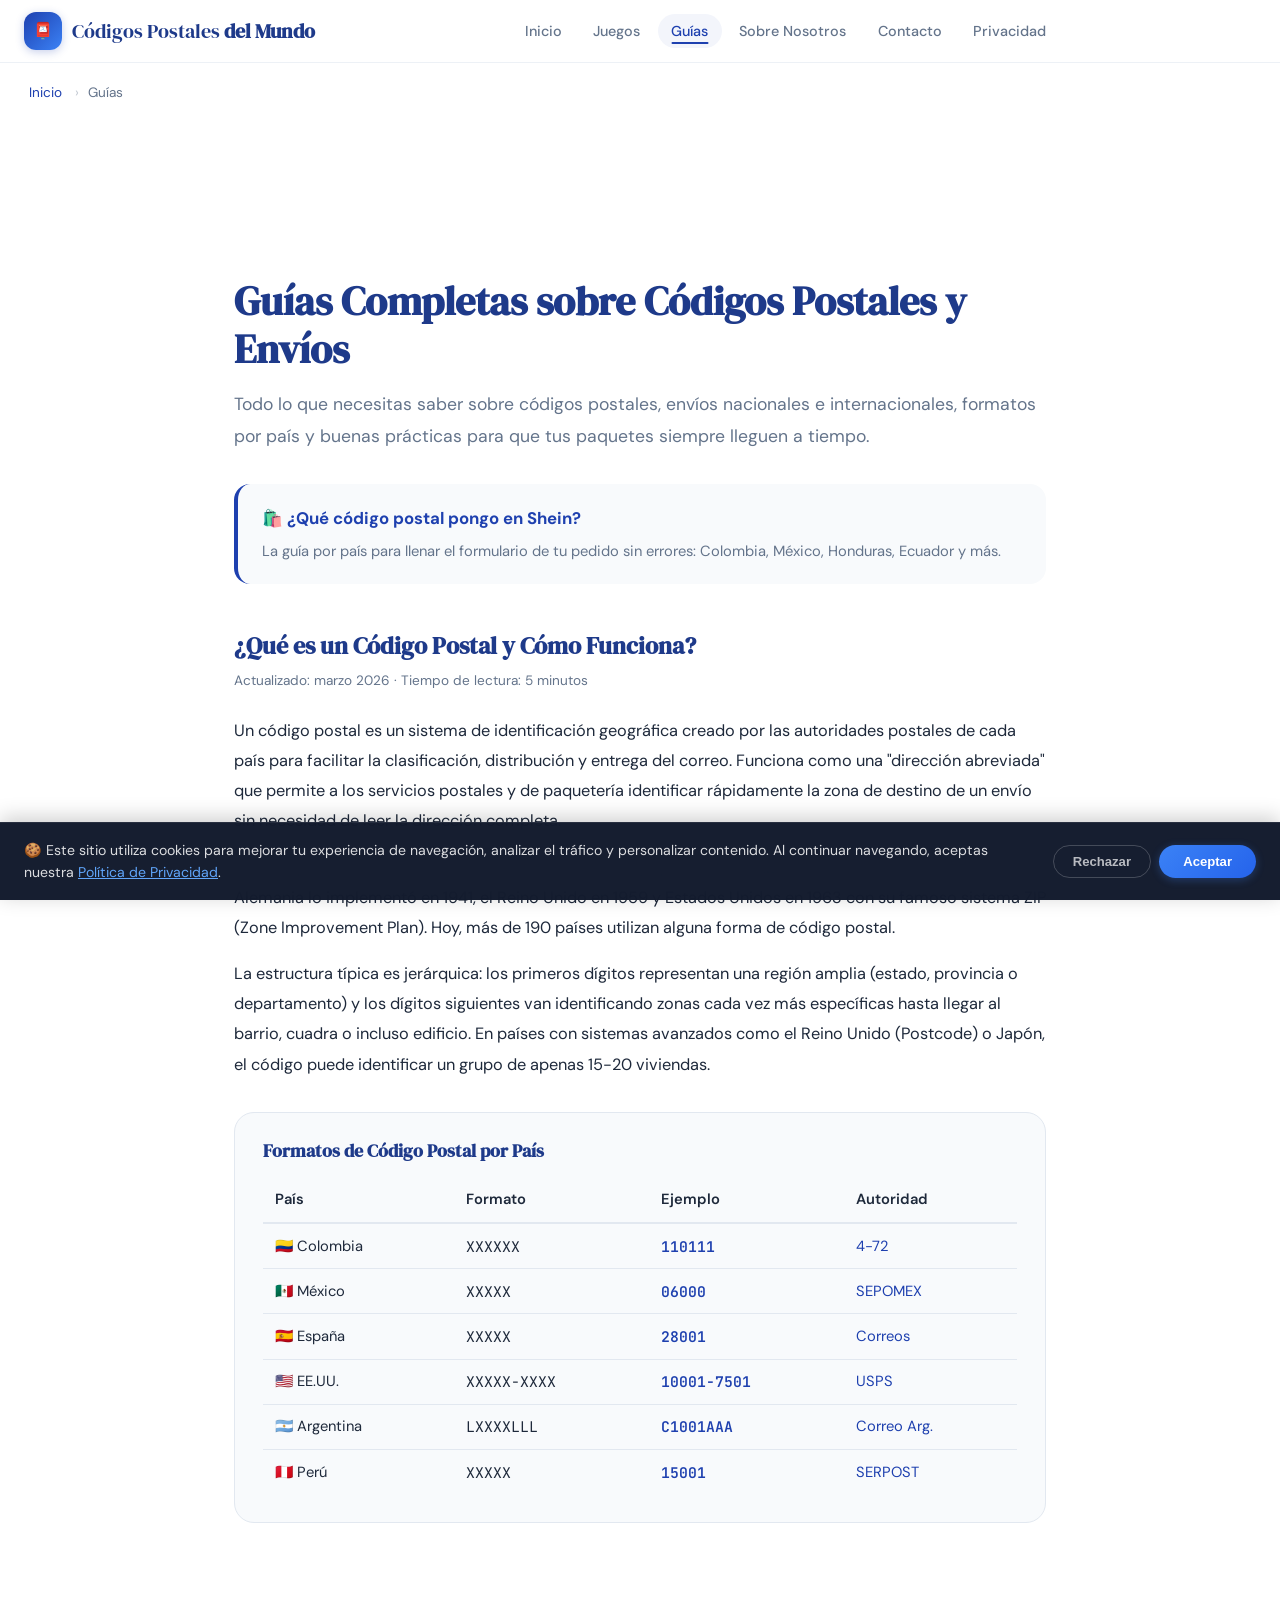
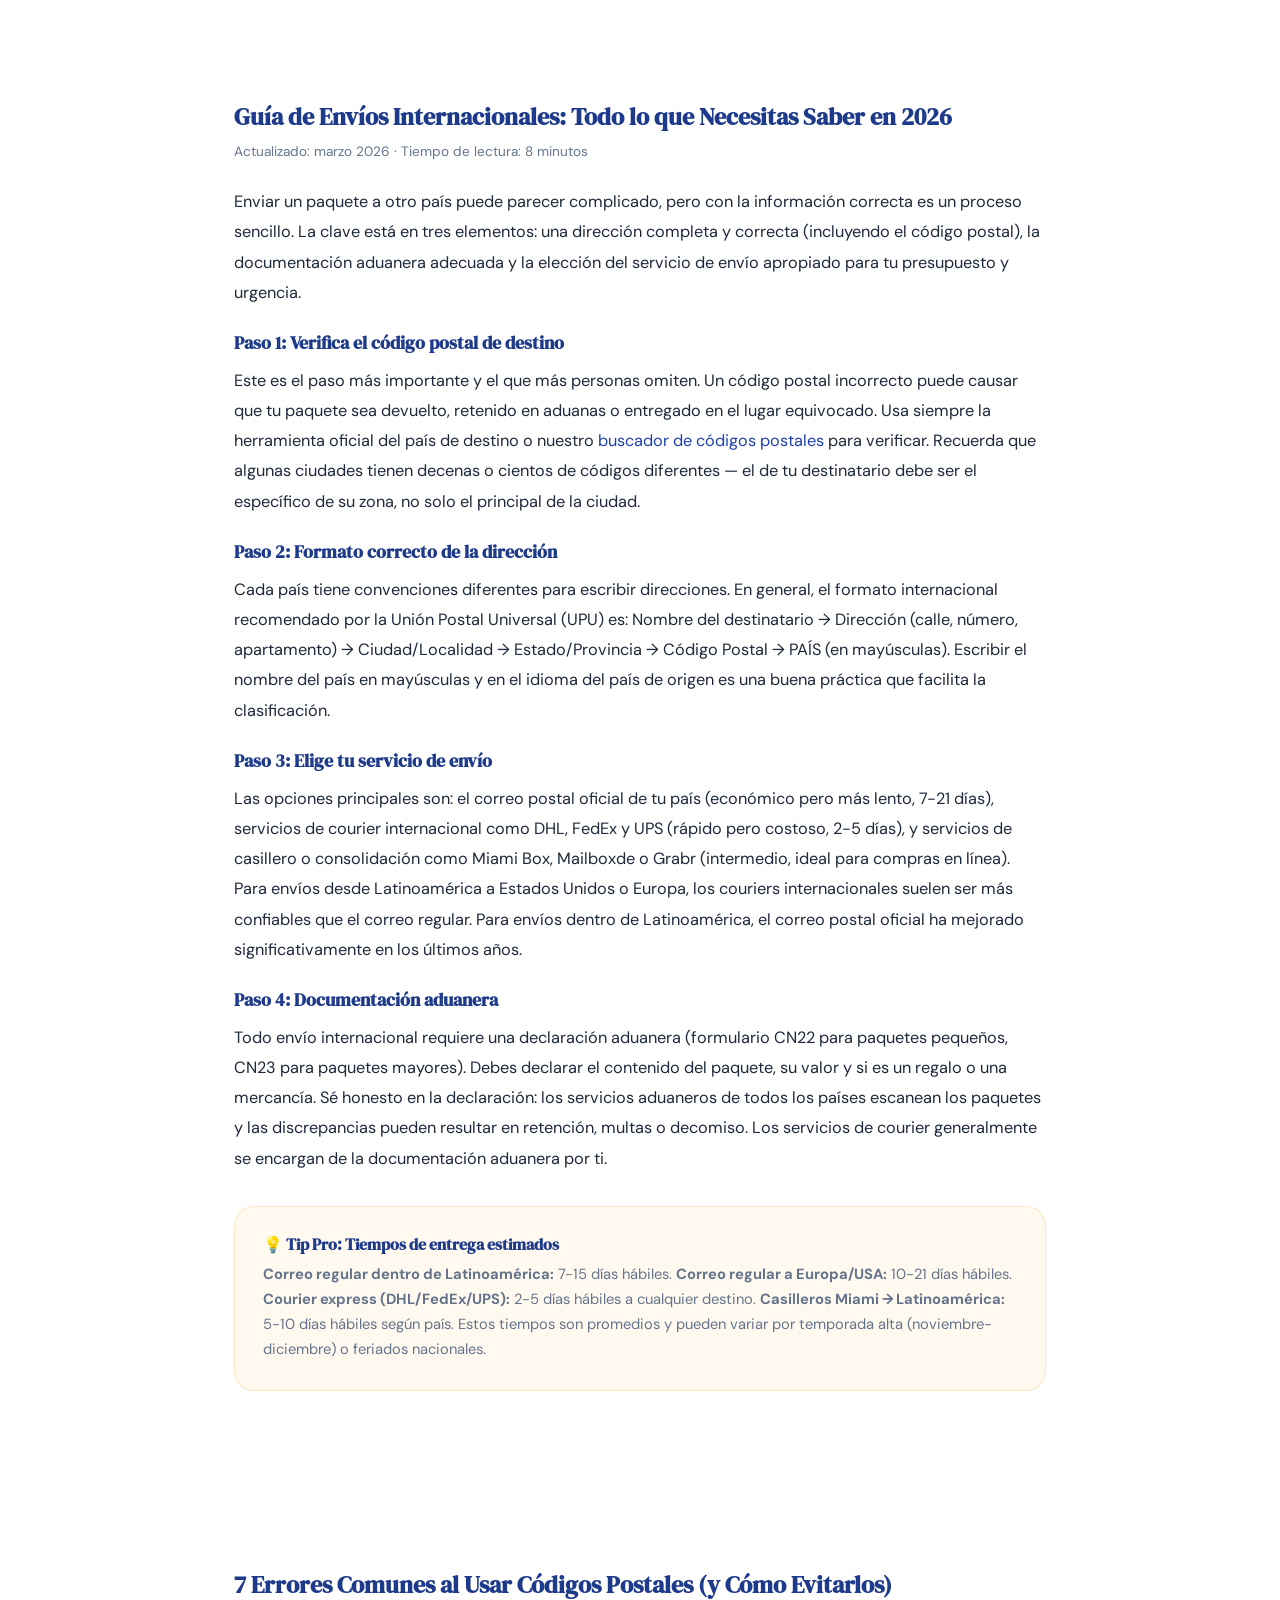
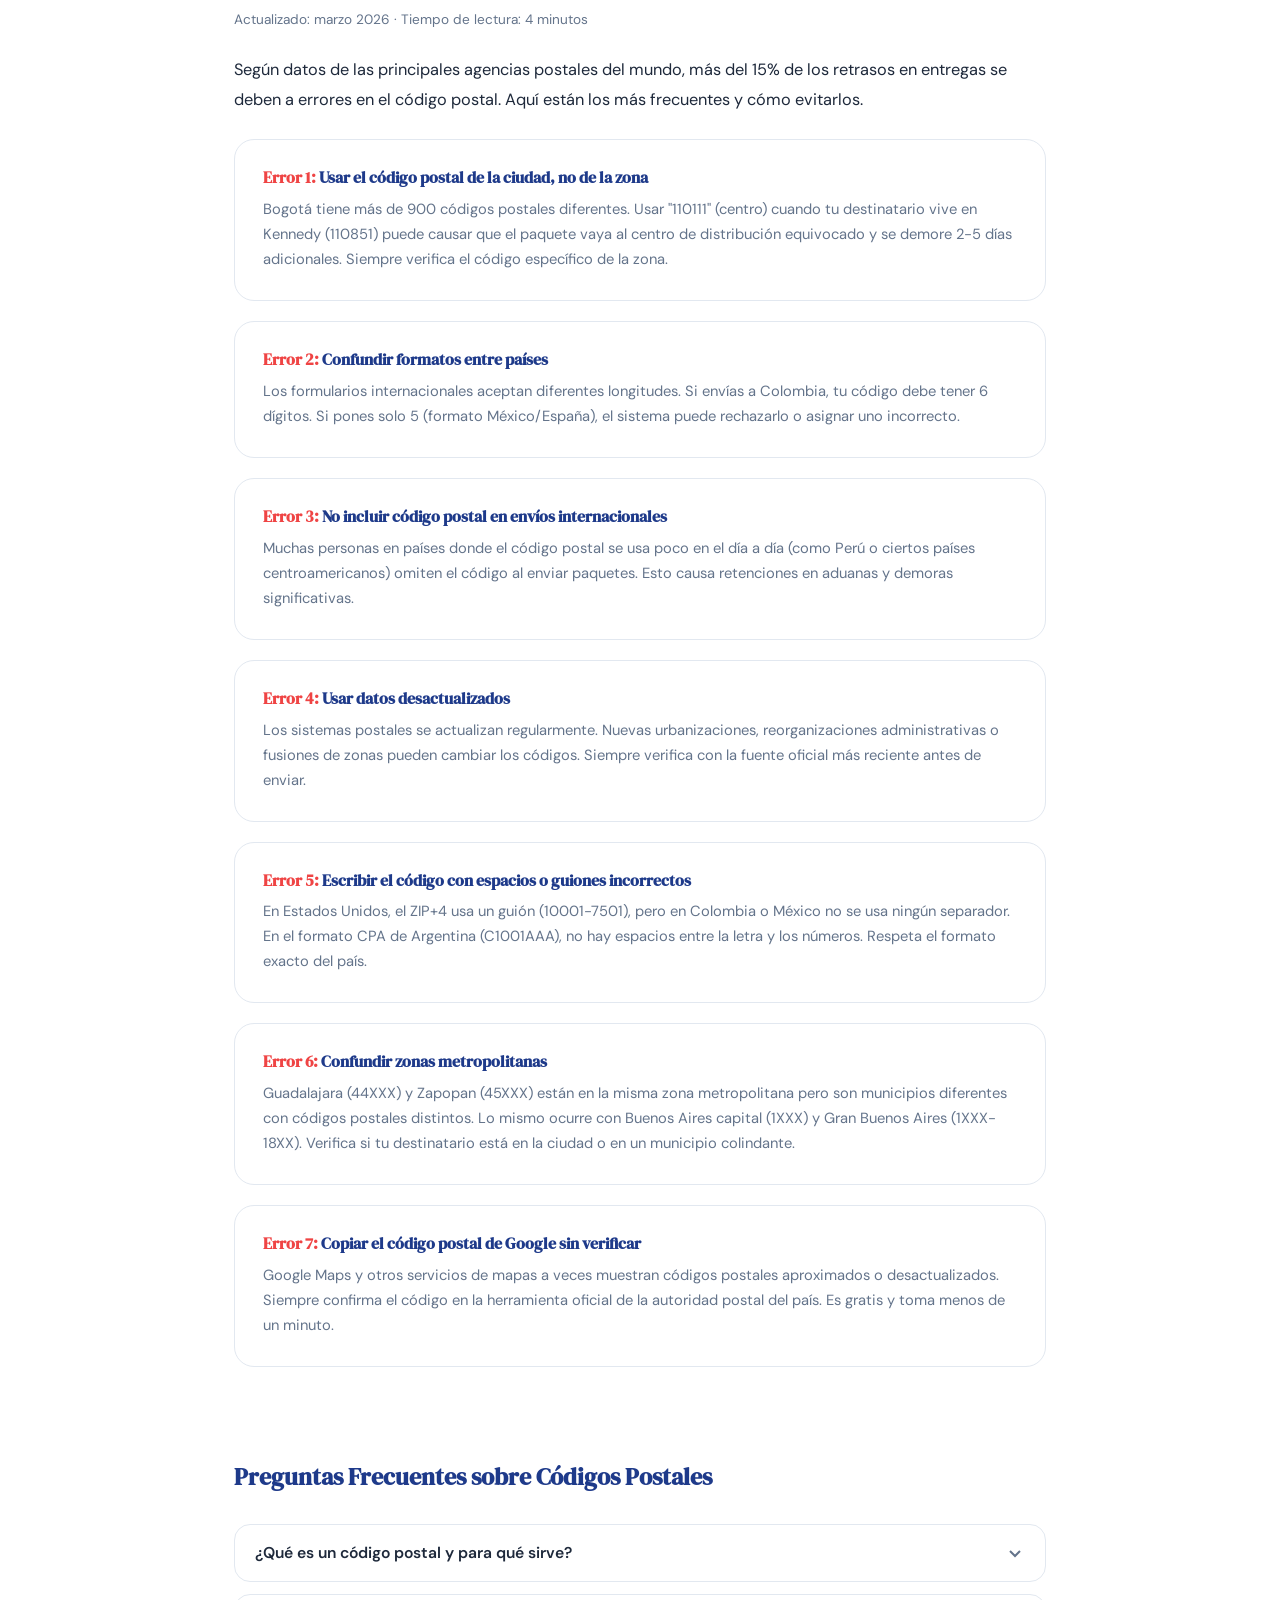
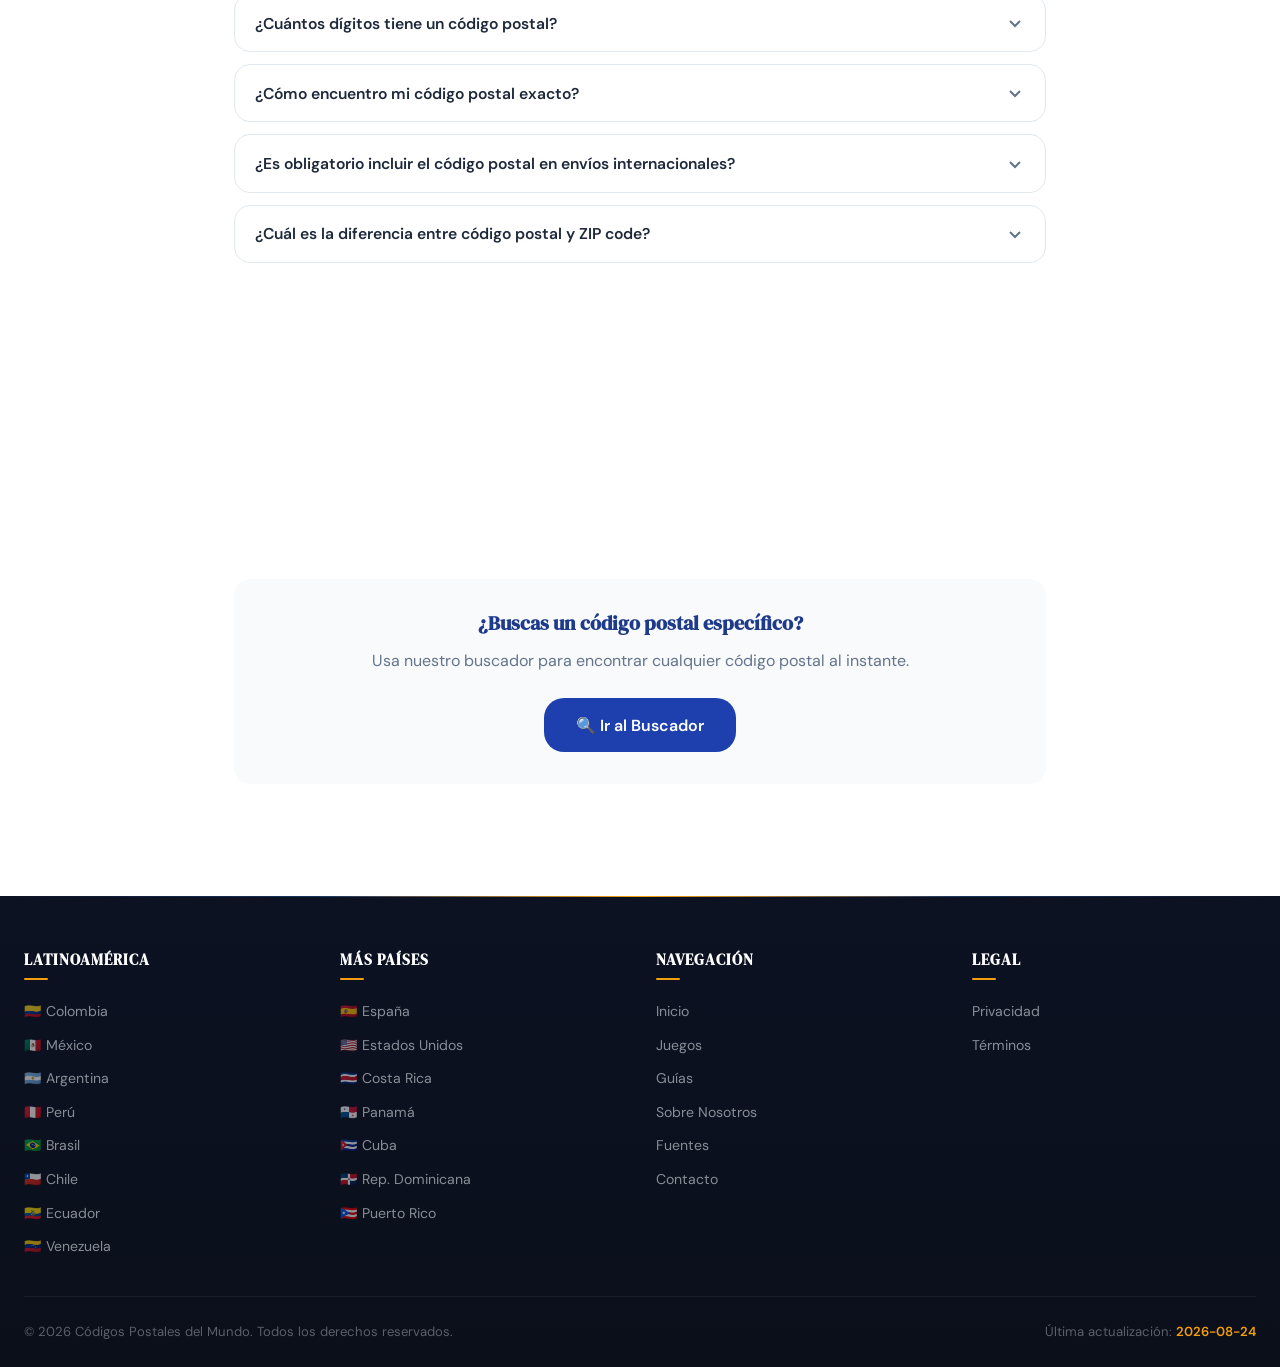
<file: guias.html>
<!DOCTYPE html>
<html lang="es" dir="ltr">
<head>
  <!-- Google AdSense -->
  <script async src="https://pagead2.googlesyndication.com/pagead/js/adsbygoogle.js?client=ca-pub-8119463267116717" crossorigin="anonymous"></script>
  <meta charset="UTF-8">
  <!-- Google Analytics -->
  <script async src="https://www.googletagmanager.com/gtag/js?id=G-MDRT6N8V77"></script>
  <script>
    window.dataLayer = window.dataLayer || [];
    function gtag(){dataLayer.push(arguments);}
    gtag('js', new Date());
    gtag('config', 'G-MDRT6N8V77');
  </script>
  <meta name="viewport" content="width=device-width, initial-scale=1.0">
  <title>¿Cuál es mi Código Postal? Cómo Saber tu CP en 2026 – Guía Completa</title>
  <meta name="description" content="¿Cuál es mi código postal? Aprende cómo saber tu código postal por dirección, cómo encontrar tu CP, ZIP code o postal code. Guía 2026 para Colombia, México, USA y más.">
  <meta name="robots" content="index, follow, max-snippet:-1, max-image-preview:large">
  <link rel="canonical" href="https://www.codigospostalesdelmundo.com/guias.html">
  <meta property="og:url" content="https://www.codigospostalesdelmundo.com/guias.html">
  <link rel="preconnect" href="https://fonts.googleapis.com" crossorigin>
  <link rel="preconnect" href="https://fonts.gstatic.com" crossorigin>
  <link href="https://fonts.googleapis.com/css2?family=DM+Sans:wght@400;500;600;700&family=DM+Serif+Display&family=JetBrains+Mono:wght@500;700&display=swap" rel="stylesheet">
  <link rel="stylesheet" href="css/style.css">

  <!-- FAQPage Schema -->
  <script type="application/ld+json">
  {
    "@context": "https://schema.org",
    "@type": "FAQPage",
    "mainEntity": [
      {
        "@type": "Question",
        "name": "¿Qué es un código postal y para qué sirve?",
        "acceptedAnswer": {
          "@type": "Answer",
          "text": "Un código postal es una serie de caracteres (números, letras o ambos) asignados a una zona geográfica por la autoridad postal de un país. Sirve para identificar de forma precisa el destino de un envío, acelerar la clasificación automática del correo y reducir errores de entrega. Sin un código postal correcto, tu paquete puede tardar días adicionales en llegar."
        }
      },
      {
        "@type": "Question",
        "name": "¿Cuántos dígitos tiene un código postal?",
        "acceptedAnswer": {
          "@type": "Answer",
          "text": "Varía por país: Colombia usa 6 dígitos, México y España usan 5 dígitos, Estados Unidos usa 5 dígitos (ZIP) o 9 (ZIP+4), Argentina combina 1 letra + 4 dígitos + 3 letras (CPA de 8 caracteres), y Perú usa 5 dígitos. Cada formato responde a la estructura administrativa y geográfica del país."
        }
      },
      {
        "@type": "Question",
        "name": "¿Cómo encuentro mi código postal?",
        "acceptedAnswer": {
          "@type": "Answer",
          "text": "Puedes encontrar tu código postal de varias formas: usando nuestro buscador en la página principal, consultando la herramienta oficial de tu autoridad postal nacional (4-72 en Colombia, SEPOMEX en México, Correos en España, USPS en USA), o buscando tu dirección en Google Maps donde frecuentemente aparece el código postal."
        }
      },
      {
        "@type": "Question",
        "name": "¿El código postal es obligatorio para envíos internacionales?",
        "acceptedAnswer": {
          "@type": "Answer",
          "text": "Sí, es altamente recomendable y en muchos casos obligatorio. Las empresas de mensajería internacional como DHL, FedEx y UPS requieren código postal para calcular tarifas y procesar envíos. Sin código postal, tu paquete puede ser retenido, devuelto o sufrir retrasos significativos de hasta 2 semanas."
        }
      },
      {
        "@type": "Question",
        "name": "¿Cuál es mi código postal?",
        "acceptedAnswer": {
          "@type": "Answer",
          "text": "Para saber tu código postal, usa nuestro buscador ingresando tu ciudad o barrio. En Colombia consulta 4-72 (codigopostal.4-72.com.co), en México usa SEPOMEX (correosdemexico.gob.mx), en USA visita USPS (tools.usps.com/zip-code-lookup), en España usa Correos (correos.es). También puedes buscar tu dirección exacta en Google Maps, donde aparece el código postal de la zona."
        }
      },
      {
        "@type": "Question",
        "name": "What is my ZIP code?",
        "acceptedAnswer": {
          "@type": "Answer",
          "text": "To find your ZIP code, use our search bar and enter your city or neighborhood name. For the US, you can also visit USPS ZIP Code Lookup at tools.usps.com. ZIP codes in the US are 5 digits (e.g., 10001 for Manhattan, 33101 for Miami, 90001 for Los Angeles). Our database covers all major US cities with detailed neighborhood-level ZIP codes."
        }
      },
      {
        "@type": "Question",
        "name": "¿Cómo saber mi código postal por mi dirección?",
        "acceptedAnswer": {
          "@type": "Answer",
          "text": "Ingresa tu ciudad o barrio en nuestro buscador y te mostramos el código postal exacto con mapa interactivo. También puedes buscarlo en Google Maps escribiendo tu dirección completa — el código postal aparece en los detalles de ubicación. Cada país tiene su propia herramienta oficial: Colombia (4-72), México (SEPOMEX), España (Correos), USA (USPS)."
        }
      },
      {
        "@type": "Question",
        "name": "¿Código postal y ZIP code son lo mismo?",
        "acceptedAnswer": {
          "@type": "Answer",
          "text": "Sí, son lo mismo pero con diferente nombre. 'ZIP code' es el término usado en Estados Unidos (Zone Improvement Plan). 'Código postal' es el término en español. 'Postal code' es el término genérico en inglés usado en el resto del mundo. 'CP' es la abreviación común en México y Latinoamérica. Todos se refieren al código numérico o alfanumérico que identifica una zona geográfica para el correo."
        }
      },
      {
        "@type": "Question",
        "name": "¿Puedo usar cualquier código postal para compras en línea (Amazon, Shein, MercadoLibre)?",
        "acceptedAnswer": {
          "@type": "Answer",
          "text": "No. Debes usar el código postal exacto de tu dirección de entrega. Un código incorrecto puede causar que tu paquete se envíe a otra zona, se retrase o se devuelva. En plataformas como Amazon, MercadoLibre, Shein o AliExpress, el código postal correcto también afecta los costos de envío y la disponibilidad de productos en tu zona."
        }
      },
      {
        "@type": "Question",
        "name": "¿Qué pongo en ZIP code o postal code cuando me lo piden?",
        "acceptedAnswer": {
          "@type": "Answer",
          "text": "Cuando una página web, app o formulario te pide ZIP code o postal code, debes poner el código postal de tu dirección. En Colombia son 6 dígitos (ej: 110111 para Bogotá centro), en México son 5 dígitos (ej: 06600 para Juárez, CDMX), en USA son 5 dígitos (ej: 33101 para Miami). Si no sabes el tuyo, usa nuestro buscador arriba."
        }
      },
      {
        "@type": "Question",
        "name": "¿Qué código postal pongo para Amazon, Shein o MercadoLibre?",
        "acceptedAnswer": {
          "@type": "Answer",
          "text": "Debes poner el código postal exacto de tu dirección de entrega. Para Amazon USA necesitas un ZIP code de 5 dígitos. Para Shein puedes usar tu código postal local. Para MercadoLibre en Colombia usa tu código de 6 dígitos, en México de 5 dígitos. Un código incorrecto puede hacer que tu pedido se envíe a otro lugar o que los costos de envío sean incorrectos."
        }
      },
      {
        "@type": "Question",
        "name": "¿Qué código postal uso para PayPal, Netflix o App Store?",
        "acceptedAnswer": {
          "@type": "Answer",
          "text": "Para PayPal usa el código postal asociado a tu tarjeta de crédito o débito, que es el de tu dirección de facturación. Para Netflix usa tu código postal real. Para crear una cuenta de App Store de USA necesitas un ZIP code estadounidense real (ej: 10001 para New York, 33101 para Miami, 90001 para Los Angeles). Asegúrate de que coincida con la dirección que registras."
        }
      },
      {
        "@type": "Question",
        "name": "¿Qué código postal pongo en mi tarjeta de crédito?",
        "acceptedAnswer": {
          "@type": "Answer",
          "text": "El código postal de tu tarjeta de crédito es el de la dirección que registraste cuando obtuviste la tarjeta (tu dirección de facturación). Este código es una medida de seguridad que el banco usa para verificar que tú eres el titular. Si te mudaste y no actualizaste tu dirección con el banco, debes usar la dirección anterior o actualizar tus datos bancarios."
        }
      },
      {
        "@type": "Question",
        "name": "¿Cómo encuentro el código postal de mi ubicación actual?",
        "acceptedAnswer": {
          "@type": "Answer",
          "text": "La forma más rápida es buscar tu dirección o barrio en nuestro buscador. También puedes abrir Google Maps, tocar tu ubicación y ver el código postal en los detalles. En el celular, apps como Google Maps o Waze muestran el CP de donde estés. En Colombia también puedes llamar a 4-72, en México a SEPOMEX y en USA a USPS."
        }
      }
    ]
  }
  </script>
  <meta name="keywords" content="cómo saber mi código postal, cómo encontrar mi código postal, buscar código postal por dirección, código postal cerca de mí, cómo enviar un paquete, guía de envíos, find my ZIP code, what is my postal code">
  </head>
<body>
  <a href="#main-content" class="skip-link">Saltar al contenido principal</a>

  <header class="site-header" role="banner">
    <nav class="nav-inner" aria-label="Navegación principal">
      <a href="index.html" class="logo" aria-label="Inicio">
        <span class="logo-icon" aria-hidden="true">📮</span>
        <span>Códigos Postales <strong>del Mundo</strong></span>
      </a>
      <button id="menu-toggle" class="menu-toggle" aria-expanded="false" aria-controls="nav-links" aria-label="Menú">
        <svg width="24" height="24" viewBox="0 0 24 24" fill="none" stroke="currentColor" stroke-width="2" stroke-linecap="round"><line x1="3" y1="6" x2="21" y2="6"/><line x1="3" y1="12" x2="21" y2="12"/><line x1="3" y1="18" x2="21" y2="18"/></svg>
      </button>
      <ul id="nav-links" class="nav-links" role="menubar">
        <li role="none"><a href="index.html" role="menuitem">Inicio</a></li>
        <li role="none"><a href="juegos.html" role="menuitem">Juegos</a></li>
        <li role="none"><a href="guias.html" role="menuitem" aria-current="page">Guías</a></li>
        <li role="none"><a href="about.html" role="menuitem">Sobre Nosotros</a></li>
        <li role="none"><a href="contacto.html" role="menuitem">Contacto</a></li>
        <li role="none"><a href="privacidad.html" role="menuitem">Privacidad</a></li>
      </ul>
      <div id="nav-overlay" class="nav-overlay"></div>
    </nav>
  </header>

  <main id="main-content">
    <nav class="breadcrumbs" aria-label="Ruta de navegación">
      <a href="index.html">Inicio</a><span class="sep">›</span><span aria-current="page">Guías</span>
    </nav>

    <!-- Ad: Top -->
    <div class="container mt-2">
      <div class="ad-slot ad-slot-leaderboard">
        <ins class="adsbygoogle"
             style="display:block"
             data-ad-client="ca-pub-8119463267116717"
             data-ad-slot="5591686683"
             data-ad-format="auto"
             data-full-width-responsive="true"></ins>
        <script>(adsbygoogle = window.adsbygoogle || []).push({});</script>
      </div>
    </div>

    <article class="container py-6" style="max-width:860px">
      <h1 class="section-title" style="font-size:clamp(1.75rem,4vw,2.5rem)">Guías Completas sobre Códigos Postales y Envíos</h1>
      <p class="mt-2" style="font-size:1.1rem;line-height:1.8;color:var(--color-text-muted)">
        Todo lo que necesitas saber sobre códigos postales, envíos nacionales e internacionales, formatos por país y buenas prácticas para que tus paquetes siempre lleguen a tiempo.
      </p>

      <section class="mt-4" aria-label="Guías para compras en línea">
        <a href="guia-codigo-postal-shein.html" style="display:block;padding:1.25rem 1.5rem;background:var(--color-surface-alt);border-left:4px solid var(--color-primary);border-radius:var(--radius-lg);text-decoration:none;transition:transform 200ms"
           onmouseover="this.style.transform='translateX(4px)'"
           onmouseout="this.style.transform='translateX(0)'">
          <strong style="display:block;font-size:1.05rem;margin-bottom:.25rem">🛍️ ¿Qué código postal pongo en Shein?</strong>
          <span style="color:var(--color-text-muted);font-size:.92rem">La guía por país para llenar el formulario de tu pedido sin errores: Colombia, México, Honduras, Ecuador y más.</span>
        </a>
      </section>

      <!-- ============================================ -->
      <!-- GUIDE 1: What is a Postal Code -->
      <!-- ============================================ -->
      <section class="mt-6" id="que-es-codigo-postal" aria-label="Qué es un código postal">
        <h2 class="section-title" style="font-size:1.5rem">¿Qué es un Código Postal y Cómo Funciona?</h2>
        <p style="font-size:.85rem;color:var(--color-text-muted);margin-bottom:1.5rem">
          Actualizado: marzo 2026 · Tiempo de lectura: 5 minutos
        </p>

        <p style="line-height:1.85;font-size:1.02rem">
          Un código postal es un sistema de identificación geográfica creado por las autoridades postales de cada país para facilitar la clasificación, distribución y entrega del correo. Funciona como una "dirección abreviada" que permite a los servicios postales y de paquetería identificar rápidamente la zona de destino de un envío sin necesidad de leer la dirección completa.
        </p>
        <p class="mt-2" style="line-height:1.85;font-size:1.02rem">
          El concepto fue inventado en Ucrania en 1932, pero se popularizó mundialmente en la década de 1960. Alemania lo implementó en 1941, el Reino Unido en 1959 y Estados Unidos en 1963 con su famoso sistema ZIP (Zone Improvement Plan). Hoy, más de 190 países utilizan alguna forma de código postal.
        </p>
        <p class="mt-2" style="line-height:1.85;font-size:1.02rem">
          La estructura típica es jerárquica: los primeros dígitos representan una región amplia (estado, provincia o departamento) y los dígitos siguientes van identificando zonas cada vez más específicas hasta llegar al barrio, cuadra o incluso edificio. En países con sistemas avanzados como el Reino Unido (Postcode) o Japón, el código puede identificar un grupo de apenas 15-20 viviendas.
        </p>

        <div class="info-card mt-4" style="background:var(--color-surface-alt)">
          <h3 style="font-size:1.1rem;margin-bottom:1rem">Formatos de Código Postal por País</h3>
          <div style="overflow-x:auto">
            <table style="width:100%;border-collapse:collapse;font-size:.92rem">
              <thead>
                <tr style="border-bottom:2px solid var(--color-border)">
                  <th style="text-align:left;padding:.6rem .75rem;font-weight:600">País</th>
                  <th style="text-align:left;padding:.6rem .75rem;font-weight:600">Formato</th>
                  <th style="text-align:left;padding:.6rem .75rem;font-weight:600">Ejemplo</th>
                  <th style="text-align:left;padding:.6rem .75rem;font-weight:600">Autoridad</th>
                </tr>
              </thead>
              <tbody>
                <tr style="border-bottom:1px solid var(--color-border)">
                  <td style="padding:.6rem .75rem">🇨🇴 Colombia</td>
                  <td style="padding:.6rem .75rem;font-family:var(--font-mono)">XXXXXX</td>
                  <td style="padding:.6rem .75rem;font-family:var(--font-mono);color:var(--color-primary);font-weight:600">110111</td>
                  <td style="padding:.6rem .75rem"><a href="https://www.4-72.com.co" target="_blank" rel="noopener">4-72</a></td>
                </tr>
                <tr style="border-bottom:1px solid var(--color-border)">
                  <td style="padding:.6rem .75rem">🇲🇽 México</td>
                  <td style="padding:.6rem .75rem;font-family:var(--font-mono)">XXXXX</td>
                  <td style="padding:.6rem .75rem;font-family:var(--font-mono);color:var(--color-primary);font-weight:600">06000</td>
                  <td style="padding:.6rem .75rem"><a href="https://www.correosdemexico.gob.mx" target="_blank" rel="noopener">SEPOMEX</a></td>
                </tr>
                <tr style="border-bottom:1px solid var(--color-border)">
                  <td style="padding:.6rem .75rem">🇪🇸 España</td>
                  <td style="padding:.6rem .75rem;font-family:var(--font-mono)">XXXXX</td>
                  <td style="padding:.6rem .75rem;font-family:var(--font-mono);color:var(--color-primary);font-weight:600">28001</td>
                  <td style="padding:.6rem .75rem"><a href="https://www.correos.es" target="_blank" rel="noopener">Correos</a></td>
                </tr>
                <tr style="border-bottom:1px solid var(--color-border)">
                  <td style="padding:.6rem .75rem">🇺🇸 EE.UU.</td>
                  <td style="padding:.6rem .75rem;font-family:var(--font-mono)">XXXXX-XXXX</td>
                  <td style="padding:.6rem .75rem;font-family:var(--font-mono);color:var(--color-primary);font-weight:600">10001-7501</td>
                  <td style="padding:.6rem .75rem"><a href="https://www.usps.com" target="_blank" rel="noopener">USPS</a></td>
                </tr>
                <tr style="border-bottom:1px solid var(--color-border)">
                  <td style="padding:.6rem .75rem">🇦🇷 Argentina</td>
                  <td style="padding:.6rem .75rem;font-family:var(--font-mono)">LXXXXLLL</td>
                  <td style="padding:.6rem .75rem;font-family:var(--font-mono);color:var(--color-primary);font-weight:600">C1001AAA</td>
                  <td style="padding:.6rem .75rem"><a href="https://www.correoargentino.com.ar" target="_blank" rel="noopener">Correo Arg.</a></td>
                </tr>
                <tr>
                  <td style="padding:.6rem .75rem">🇵🇪 Perú</td>
                  <td style="padding:.6rem .75rem;font-family:var(--font-mono)">XXXXX</td>
                  <td style="padding:.6rem .75rem;font-family:var(--font-mono);color:var(--color-primary);font-weight:600">15001</td>
                  <td style="padding:.6rem .75rem"><a href="https://www.serpost.gob.pe" target="_blank" rel="noopener">SERPOST</a></td>
                </tr>
              </tbody>
            </table>
          </div>
        </div>
      </section>

      <!-- Ad: In-Article -->
      <div class="ad-slot ad-slot-in-article">
        <ins class="adsbygoogle"
             style="display:block"
             data-ad-client="ca-pub-8119463267116717"
             data-ad-slot="5811178533"
             data-ad-format="auto"
             data-full-width-responsive="true"></ins>
        <script>(adsbygoogle = window.adsbygoogle || []).push({});</script>
      </div>

      <!-- ============================================ -->
      <!-- GUIDE 2: How to Send International Packages -->
      <!-- ============================================ -->
      <section class="mt-6" id="envios-internacionales" aria-label="Guía de envíos internacionales">
        <h2 class="section-title" style="font-size:1.5rem">Guía de Envíos Internacionales: Todo lo que Necesitas Saber en 2026</h2>
        <p style="font-size:.85rem;color:var(--color-text-muted);margin-bottom:1.5rem">
          Actualizado: marzo 2026 · Tiempo de lectura: 8 minutos
        </p>

        <p style="line-height:1.85;font-size:1.02rem">
          Enviar un paquete a otro país puede parecer complicado, pero con la información correcta es un proceso sencillo. La clave está en tres elementos: una dirección completa y correcta (incluyendo el código postal), la documentación aduanera adecuada y la elección del servicio de envío apropiado para tu presupuesto y urgencia.
        </p>

        <h3 style="font-size:1.15rem;margin-top:1.5rem;margin-bottom:0.75rem">Paso 1: Verifica el código postal de destino</h3>
        <p style="line-height:1.85;font-size:1.02rem">
          Este es el paso más importante y el que más personas omiten. Un código postal incorrecto puede causar que tu paquete sea devuelto, retenido en aduanas o entregado en el lugar equivocado. Usa siempre la herramienta oficial del país de destino o nuestro <a href="index.html">buscador de códigos postales</a> para verificar. Recuerda que algunas ciudades tienen decenas o cientos de códigos diferentes — el de tu destinatario debe ser el específico de su zona, no solo el principal de la ciudad.
        </p>

        <h3 style="font-size:1.15rem;margin-top:1.5rem;margin-bottom:0.75rem">Paso 2: Formato correcto de la dirección</h3>
        <p style="line-height:1.85;font-size:1.02rem">
          Cada país tiene convenciones diferentes para escribir direcciones. En general, el formato internacional recomendado por la Unión Postal Universal (UPU) es: Nombre del destinatario → Dirección (calle, número, apartamento) → Ciudad/Localidad → Estado/Provincia → Código Postal → PAÍS (en mayúsculas). Escribir el nombre del país en mayúsculas y en el idioma del país de origen es una buena práctica que facilita la clasificación.
        </p>

        <h3 style="font-size:1.15rem;margin-top:1.5rem;margin-bottom:0.75rem">Paso 3: Elige tu servicio de envío</h3>
        <p style="line-height:1.85;font-size:1.02rem">
          Las opciones principales son: el correo postal oficial de tu país (económico pero más lento, 7-21 días), servicios de courier internacional como DHL, FedEx y UPS (rápido pero costoso, 2-5 días), y servicios de casillero o consolidación como Miami Box, Mailboxde o Grabr (intermedio, ideal para compras en línea). Para envíos desde Latinoamérica a Estados Unidos o Europa, los couriers internacionales suelen ser más confiables que el correo regular. Para envíos dentro de Latinoamérica, el correo postal oficial ha mejorado significativamente en los últimos años.
        </p>

        <h3 style="font-size:1.15rem;margin-top:1.5rem;margin-bottom:0.75rem">Paso 4: Documentación aduanera</h3>
        <p style="line-height:1.85;font-size:1.02rem">
          Todo envío internacional requiere una declaración aduanera (formulario CN22 para paquetes pequeños, CN23 para paquetes mayores). Debes declarar el contenido del paquete, su valor y si es un regalo o una mercancía. Sé honesto en la declaración: los servicios aduaneros de todos los países escanean los paquetes y las discrepancias pueden resultar en retención, multas o decomiso. Los servicios de courier generalmente se encargan de la documentación aduanera por ti.
        </p>

        <div class="info-card mt-4" style="background:rgba(245,158,11,.06);border-color:rgba(245,158,11,.2)">
          <h3 style="font-size:1rem;margin-bottom:0.5rem">💡 Tip Pro: Tiempos de entrega estimados</h3>
          <p style="font-size:.92rem;color:var(--color-text-muted);line-height:1.7">
            <strong>Correo regular dentro de Latinoamérica:</strong> 7-15 días hábiles.
            <strong>Correo regular a Europa/USA:</strong> 10-21 días hábiles.
            <strong>Courier express (DHL/FedEx/UPS):</strong> 2-5 días hábiles a cualquier destino.
            <strong>Casilleros Miami → Latinoamérica:</strong> 5-10 días hábiles según país.
            Estos tiempos son promedios y pueden variar por temporada alta (noviembre-diciembre) o feriados nacionales.
          </p>
        </div>
      </section>

      <!-- Ad: In-Article 2 -->
      <div class="ad-slot ad-slot-in-article">
        <ins class="adsbygoogle"
             style="display:block"
             data-ad-client="ca-pub-8119463267116717"
             data-ad-slot="5811178533"
             data-ad-format="auto"
             data-full-width-responsive="true"></ins>
        <script>(adsbygoogle = window.adsbygoogle || []).push({});</script>
      </div>

      <!-- ============================================ -->
      <!-- GUIDE 3: Common Mistakes -->
      <!-- ============================================ -->
      <section class="mt-6" id="errores-comunes" aria-label="Errores comunes con códigos postales">
        <h2 class="section-title" style="font-size:1.5rem">7 Errores Comunes al Usar Códigos Postales (y Cómo Evitarlos)</h2>
        <p style="font-size:.85rem;color:var(--color-text-muted);margin-bottom:1.5rem">
          Actualizado: marzo 2026 · Tiempo de lectura: 4 minutos
        </p>

        <p style="line-height:1.85;font-size:1.02rem">
          Según datos de las principales agencias postales del mundo, más del 15% de los retrasos en entregas se deben a errores en el código postal. Aquí están los más frecuentes y cómo evitarlos.
        </p>

        <div style="display:flex;flex-direction:column;gap:1.25rem;margin-top:1.5rem">
          <div class="info-card">
            <h3 style="font-size:1rem"><span style="color:var(--color-error);font-weight:700">Error 1:</span> Usar el código postal de la ciudad, no de la zona</h3>
            <p style="font-size:.92rem;color:var(--color-text-muted);line-height:1.7">Bogotá tiene más de 900 códigos postales diferentes. Usar "110111" (centro) cuando tu destinatario vive en Kennedy (110851) puede causar que el paquete vaya al centro de distribución equivocado y se demore 2-5 días adicionales. Siempre verifica el código específico de la zona.</p>
          </div>
          <div class="info-card">
            <h3 style="font-size:1rem"><span style="color:var(--color-error);font-weight:700">Error 2:</span> Confundir formatos entre países</h3>
            <p style="font-size:.92rem;color:var(--color-text-muted);line-height:1.7">Los formularios internacionales aceptan diferentes longitudes. Si envías a Colombia, tu código debe tener 6 dígitos. Si pones solo 5 (formato México/España), el sistema puede rechazarlo o asignar uno incorrecto.</p>
          </div>
          <div class="info-card">
            <h3 style="font-size:1rem"><span style="color:var(--color-error);font-weight:700">Error 3:</span> No incluir código postal en envíos internacionales</h3>
            <p style="font-size:.92rem;color:var(--color-text-muted);line-height:1.7">Muchas personas en países donde el código postal se usa poco en el día a día (como Perú o ciertos países centroamericanos) omiten el código al enviar paquetes. Esto causa retenciones en aduanas y demoras significativas.</p>
          </div>
          <div class="info-card">
            <h3 style="font-size:1rem"><span style="color:var(--color-error);font-weight:700">Error 4:</span> Usar datos desactualizados</h3>
            <p style="font-size:.92rem;color:var(--color-text-muted);line-height:1.7">Los sistemas postales se actualizan regularmente. Nuevas urbanizaciones, reorganizaciones administrativas o fusiones de zonas pueden cambiar los códigos. Siempre verifica con la fuente oficial más reciente antes de enviar.</p>
          </div>
          <div class="info-card">
            <h3 style="font-size:1rem"><span style="color:var(--color-error);font-weight:700">Error 5:</span> Escribir el código con espacios o guiones incorrectos</h3>
            <p style="font-size:.92rem;color:var(--color-text-muted);line-height:1.7">En Estados Unidos, el ZIP+4 usa un guión (10001-7501), pero en Colombia o México no se usa ningún separador. En el formato CPA de Argentina (C1001AAA), no hay espacios entre la letra y los números. Respeta el formato exacto del país.</p>
          </div>
          <div class="info-card">
            <h3 style="font-size:1rem"><span style="color:var(--color-error);font-weight:700">Error 6:</span> Confundir zonas metropolitanas</h3>
            <p style="font-size:.92rem;color:var(--color-text-muted);line-height:1.7">Guadalajara (44XXX) y Zapopan (45XXX) están en la misma zona metropolitana pero son municipios diferentes con códigos postales distintos. Lo mismo ocurre con Buenos Aires capital (1XXX) y Gran Buenos Aires (1XXX-18XX). Verifica si tu destinatario está en la ciudad o en un municipio colindante.</p>
          </div>
          <div class="info-card">
            <h3 style="font-size:1rem"><span style="color:var(--color-error);font-weight:700">Error 7:</span> Copiar el código postal de Google sin verificar</h3>
            <p style="font-size:.92rem;color:var(--color-text-muted);line-height:1.7">Google Maps y otros servicios de mapas a veces muestran códigos postales aproximados o desactualizados. Siempre confirma el código en la herramienta oficial de la autoridad postal del país. Es gratis y toma menos de un minuto.</p>
          </div>
        </div>
      </section>

      <!-- ============================================ -->
      <!-- FAQ Section -->
      <!-- ============================================ -->
      <section class="mt-6 py-6" id="preguntas-frecuentes" aria-label="Preguntas frecuentes generales">
        <h2 class="section-title" style="font-size:1.5rem">Preguntas Frecuentes sobre Códigos Postales</h2>

        <div class="faq-list mt-4">
          <div class="faq-item">
            <button class="faq-question" aria-expanded="false" aria-controls="gfaq-0" onclick="this.closest('.faq-item').classList.toggle('open');this.setAttribute('aria-expanded',this.getAttribute('aria-expanded')==='true'?'false':'true')">
              <span>¿Qué es un código postal y para qué sirve?</span>
              <svg class="faq-chevron" width="20" height="20" viewBox="0 0 20 20" fill="none" stroke="currentColor" stroke-width="2"><polyline points="5 8 10 13 15 8"/></svg>
            </button>
            <div class="faq-answer" id="gfaq-0" role="region">
              <p>Un código postal es una serie de caracteres (números, letras o ambos) asignados a una zona geográfica por la autoridad postal de un país. Sirve para identificar de forma precisa el destino de un envío, acelerar la clasificación automática del correo y reducir errores de entrega. Sin un código postal correcto, tu paquete puede tardar días adicionales en llegar o incluso ser devuelto al remitente.</p>
            </div>
          </div>

          <div class="faq-item">
            <button class="faq-question" aria-expanded="false" aria-controls="gfaq-1" onclick="this.closest('.faq-item').classList.toggle('open');this.setAttribute('aria-expanded',this.getAttribute('aria-expanded')==='true'?'false':'true')">
              <span>¿Cuántos dígitos tiene un código postal?</span>
              <svg class="faq-chevron" width="20" height="20" viewBox="0 0 20 20" fill="none" stroke="currentColor" stroke-width="2"><polyline points="5 8 10 13 15 8"/></svg>
            </button>
            <div class="faq-answer" id="gfaq-1" role="region">
              <p>Varía según el país: Colombia usa 6 dígitos, México y España usan 5 dígitos, Estados Unidos usa 5 dígitos (ZIP) o 9 con la extensión ZIP+4, Argentina combina 1 letra + 4 dígitos + 3 letras (sistema CPA de 8 caracteres), y Perú usa 5 dígitos. En el mundo existen formatos desde 3 dígitos (Islandia) hasta 10 caracteres (algunos países con sistemas alfanuméricos).</p>
            </div>
          </div>

          <div class="faq-item">
            <button class="faq-question" aria-expanded="false" aria-controls="gfaq-2" onclick="this.closest('.faq-item').classList.toggle('open');this.setAttribute('aria-expanded',this.getAttribute('aria-expanded')==='true'?'false':'true')">
              <span>¿Cómo encuentro mi código postal exacto?</span>
              <svg class="faq-chevron" width="20" height="20" viewBox="0 0 20 20" fill="none" stroke="currentColor" stroke-width="2"><polyline points="5 8 10 13 15 8"/></svg>
            </button>
            <div class="faq-answer" id="gfaq-2" role="region">
              <p>La forma más confiable es usar la herramienta oficial de tu autoridad postal nacional: 4-72 para Colombia, SEPOMEX para México, Correos para España, USPS para Estados Unidos, Correo Argentino para Argentina o SERPOST para Perú. También puedes usar nuestro buscador en la <a href="index.html">página principal</a> para encontrar rápidamente el código de las principales ciudades.</p>
            </div>
          </div>

          <div class="faq-item">
            <button class="faq-question" aria-expanded="false" aria-controls="gfaq-3" onclick="this.closest('.faq-item').classList.toggle('open');this.setAttribute('aria-expanded',this.getAttribute('aria-expanded')==='true'?'false':'true')">
              <span>¿Es obligatorio incluir el código postal en envíos internacionales?</span>
              <svg class="faq-chevron" width="20" height="20" viewBox="0 0 20 20" fill="none" stroke="currentColor" stroke-width="2"><polyline points="5 8 10 13 15 8"/></svg>
            </button>
            <div class="faq-answer" id="gfaq-3" role="region">
              <p>Sí, es altamente recomendable y en la mayoría de los casos obligatorio. Las empresas de mensajería internacional como DHL, FedEx y UPS requieren código postal para calcular tarifas, procesar envíos y generar etiquetas de envío. Sin código postal, tu paquete puede ser retenido, devuelto o sufrir retrasos de hasta 2 semanas. Incluso si el país de destino no tiene un sistema postal extenso, siempre incluye el código disponible.</p>
            </div>
          </div>

          <div class="faq-item">
            <button class="faq-question" aria-expanded="false" aria-controls="gfaq-4" onclick="this.closest('.faq-item').classList.toggle('open');this.setAttribute('aria-expanded',this.getAttribute('aria-expanded')==='true'?'false':'true')">
              <span>¿Cuál es la diferencia entre código postal y ZIP code?</span>
              <svg class="faq-chevron" width="20" height="20" viewBox="0 0 20 20" fill="none" stroke="currentColor" stroke-width="2"><polyline points="5 8 10 13 15 8"/></svg>
            </button>
            <div class="faq-answer" id="gfaq-4" role="region">
              <p>Son esencialmente lo mismo pero con nombres diferentes. "ZIP Code" (Zone Improvement Plan) es el nombre específico que Estados Unidos le da a su sistema de códigos postales, implementado en 1963. "Código postal" es el término genérico en español usado en Latinoamérica y España. En el Reino Unido se llama "Postcode", en Canadá "Postal Code", y en India "PIN Code". Todos cumplen la misma función: identificar geográficamente una zona para la distribución del correo.</p>
            </div>
          </div>
        </div>
      </section>

      <!-- AdsKeeper -->
      <div class="ad-slot ad-slot-native">
        <ins class="adsbygoogle"
             style="display:block"
             data-ad-client="ca-pub-8119463267116717"
             data-ad-slot="8569203814"
             data-ad-format="auto"
             data-full-width-responsive="true"></ins>
        <script>(adsbygoogle = window.adsbygoogle || []).push({});</script>
      </div>

      <!-- More Guides CTA -->
      <section class="mt-6 text-center" style="padding:2rem;background:var(--color-surface-alt);border-radius:var(--radius-lg)">
        <h2 style="font-size:1.25rem;margin-bottom:0.75rem">¿Buscas un código postal específico?</h2>
        <p style="color:var(--color-text-muted);margin-bottom:1.5rem">Usa nuestro buscador para encontrar cualquier código postal al instante.</p>
        <a href="index.html" style="display:inline-flex;align-items:center;gap:0.5rem;padding:0.85rem 2rem;background:var(--color-primary);color:#fff;border-radius:var(--radius-xl);font-weight:600;font-size:1rem;transition:background 250ms;text-decoration:none"
           onmouseover="this.style.background='var(--color-primary-dark)'"
           onmouseout="this.style.background='var(--color-primary)'">
          🔍 Ir al Buscador
        </a>
      </section>
    </article>
  </main>

    <footer class="site-footer" role="contentinfo">
    <div class="footer-inner">
      <div class="footer-col">
        <h4>Latinoamérica</h4>
        <a href="country.html?id=colombia">🇨🇴 Colombia</a>
        <a href="country.html?id=mexico">🇲🇽 México</a>
        <a href="country.html?id=argentina">🇦🇷 Argentina</a>
        <a href="country.html?id=peru">🇵🇪 Perú</a>
        <a href="country.html?id=brasil">🇧🇷 Brasil</a>
        <a href="country.html?id=chile">🇨🇱 Chile</a>
        <a href="country.html?id=ecuador">🇪🇨 Ecuador</a>
        <a href="country.html?id=venezuela">🇻🇪 Venezuela</a>
      </div>
      <div class="footer-col">
        <h4>Más Países</h4>
        <a href="country.html?id=espana">🇪🇸 España</a>
        <a href="country.html?id=usa">🇺🇸 Estados Unidos</a>
        <a href="country.html?id=costa-rica">🇨🇷 Costa Rica</a>
        <a href="country.html?id=panama">🇵🇦 Panamá</a>
        <a href="country.html?id=cuba">🇨🇺 Cuba</a>
        <a href="country.html?id=republica-dominicana">🇩🇴 Rep. Dominicana</a>
        <a href="country.html?id=puerto-rico">🇵🇷 Puerto Rico</a>
      </div>
      <div class="footer-col">
        <h4>Navegación</h4>
        <a href="index.html">Inicio</a>
        <a href="juegos.html">Juegos</a>
        <a href="guias.html">Guías</a>
        <a href="about.html">Sobre Nosotros</a>
        <a href="metodologia.html">Fuentes</a>
        <a href="contacto.html">Contacto</a>
      </div>
      <div class="footer-col">
        <h4>Legal</h4>
        <a href="privacidad.html">Privacidad</a>
        <a href="terminos.html">Términos</a>
      </div>
    </div>
    <div class="footer-bottom">
      <p>&copy; 2026 Códigos Postales del Mundo. Todos los derechos reservados.</p>
      <p>Última actualización: <span class="update-date last-updated-date">2026-03-22</span></p>
    </div>
  </footer>

  <script src="js/script.js" defer></script>
  <!-- Cookie Banner -->
  <div id="cookie-banner" style="display:none;position:fixed;bottom:0;left:0;right:0;z-index:9999;background:rgba(15,23,42,.97);backdrop-filter:blur(12px);padding:1rem 1.5rem;box-shadow:0 -4px 20px rgba(0,0,0,.2);border-top:1px solid rgba(255,255,255,.08)">
    <div style="max-width:1280px;margin:0 auto;display:flex;align-items:center;justify-content:space-between;gap:1rem;flex-wrap:wrap">
      <p style="color:rgba(255,255,255,.85);font-size:.88rem;margin:0;flex:1;min-width:250px;line-height:1.6">🍪 Este sitio utiliza cookies para mejorar tu experiencia de navegación, analizar el tráfico y personalizar contenido. Al continuar navegando, aceptas nuestra <a href="privacidad.html" style="color:#60a5fa;text-decoration:underline">Política de Privacidad</a>.</p>
      <div style="display:flex;gap:.5rem;flex-shrink:0">
        <button onclick="document.getElementById('cookie-banner').style.display='none';localStorage.setItem('cookies-accepted','1')" style="padding:.5rem 1.2rem;border:1px solid rgba(255,255,255,.2);border-radius:99px;background:transparent;color:rgba(255,255,255,.7);cursor:pointer;font-size:.82rem;font-weight:600;transition:all .2s">Rechazar</button>
        <button onclick="document.getElementById('cookie-banner').style.display='none';localStorage.setItem('cookies-accepted','1')" style="padding:.5rem 1.5rem;border:none;border-radius:99px;background:linear-gradient(135deg,#3b82f6,#2563eb);color:#fff;cursor:pointer;font-size:.82rem;font-weight:700;transition:all .2s;box-shadow:0 2px 8px rgba(59,130,246,.3)">Aceptar</button>
      </div>
    </div>
  </div>
  <script>if(!localStorage.getItem("cookies-accepted"))document.getElementById("cookie-banner").style.display="block";</script>
</body>
</html>
</file>
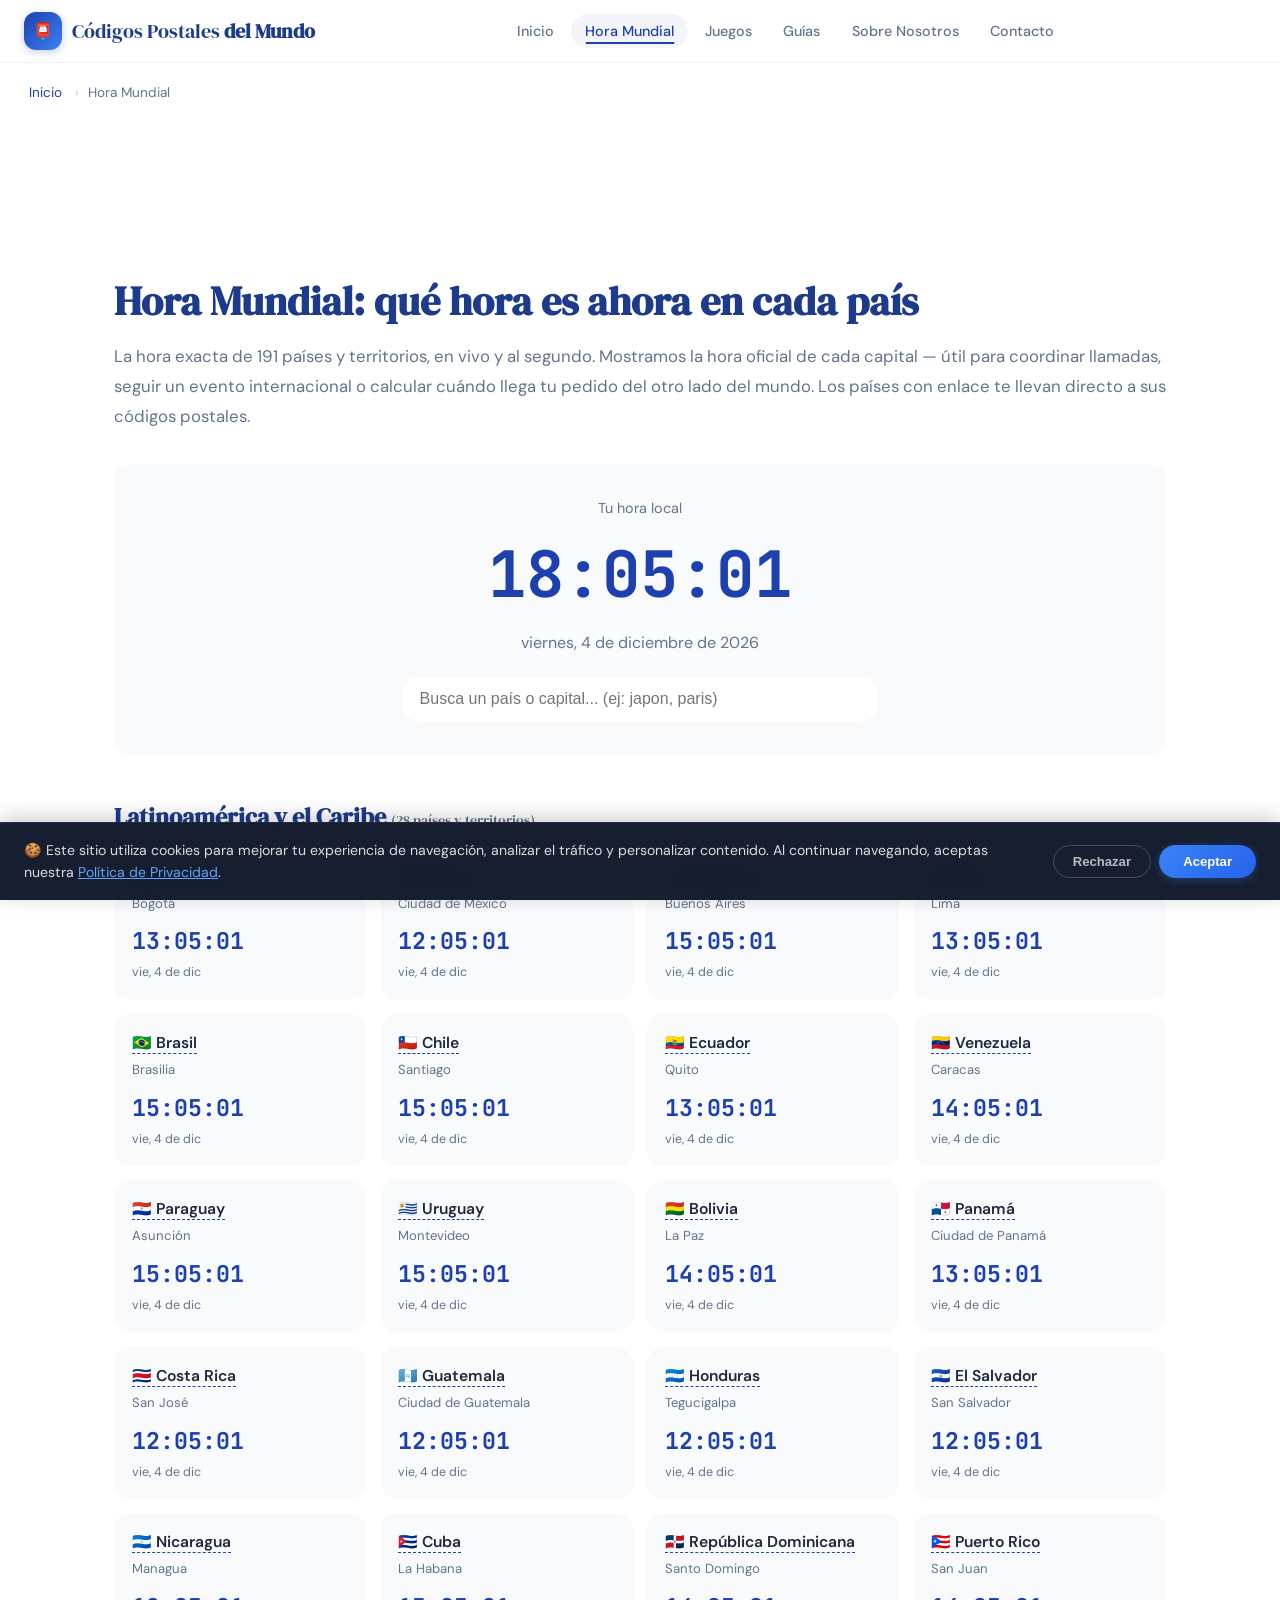
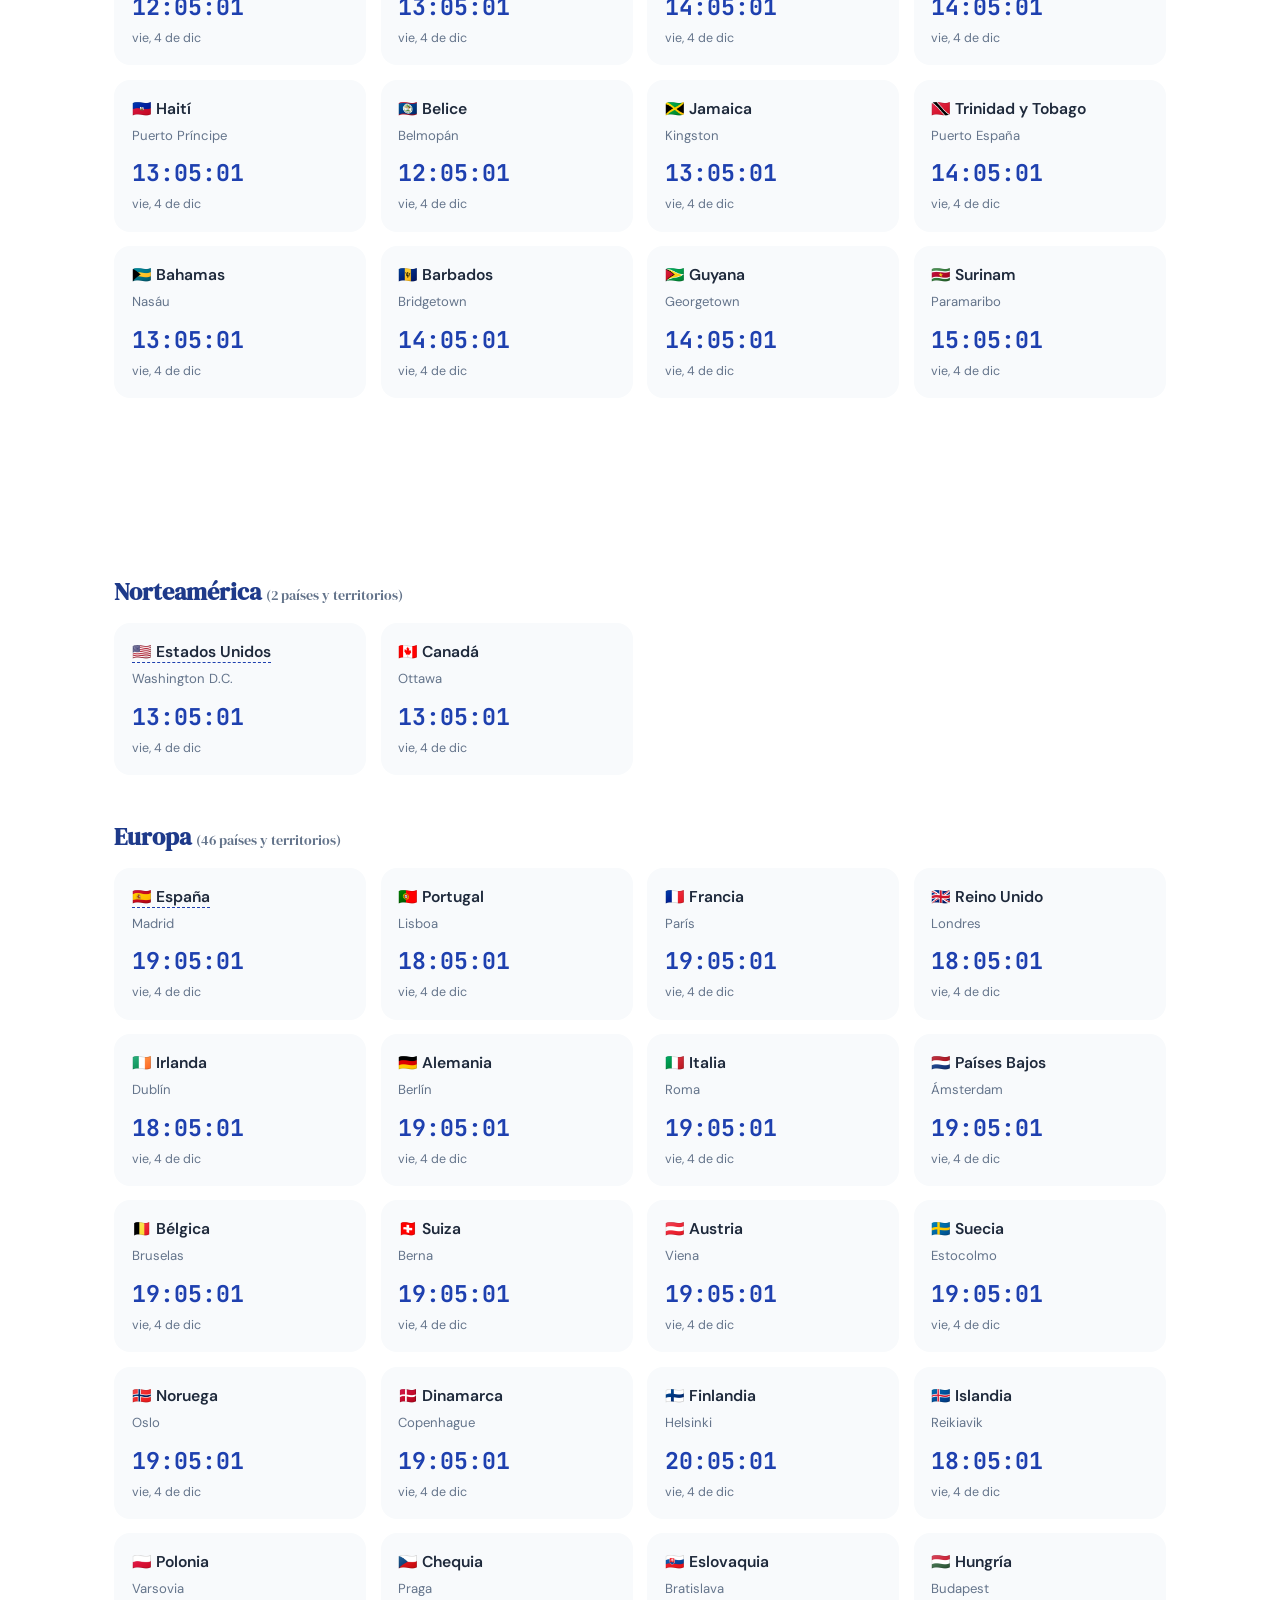
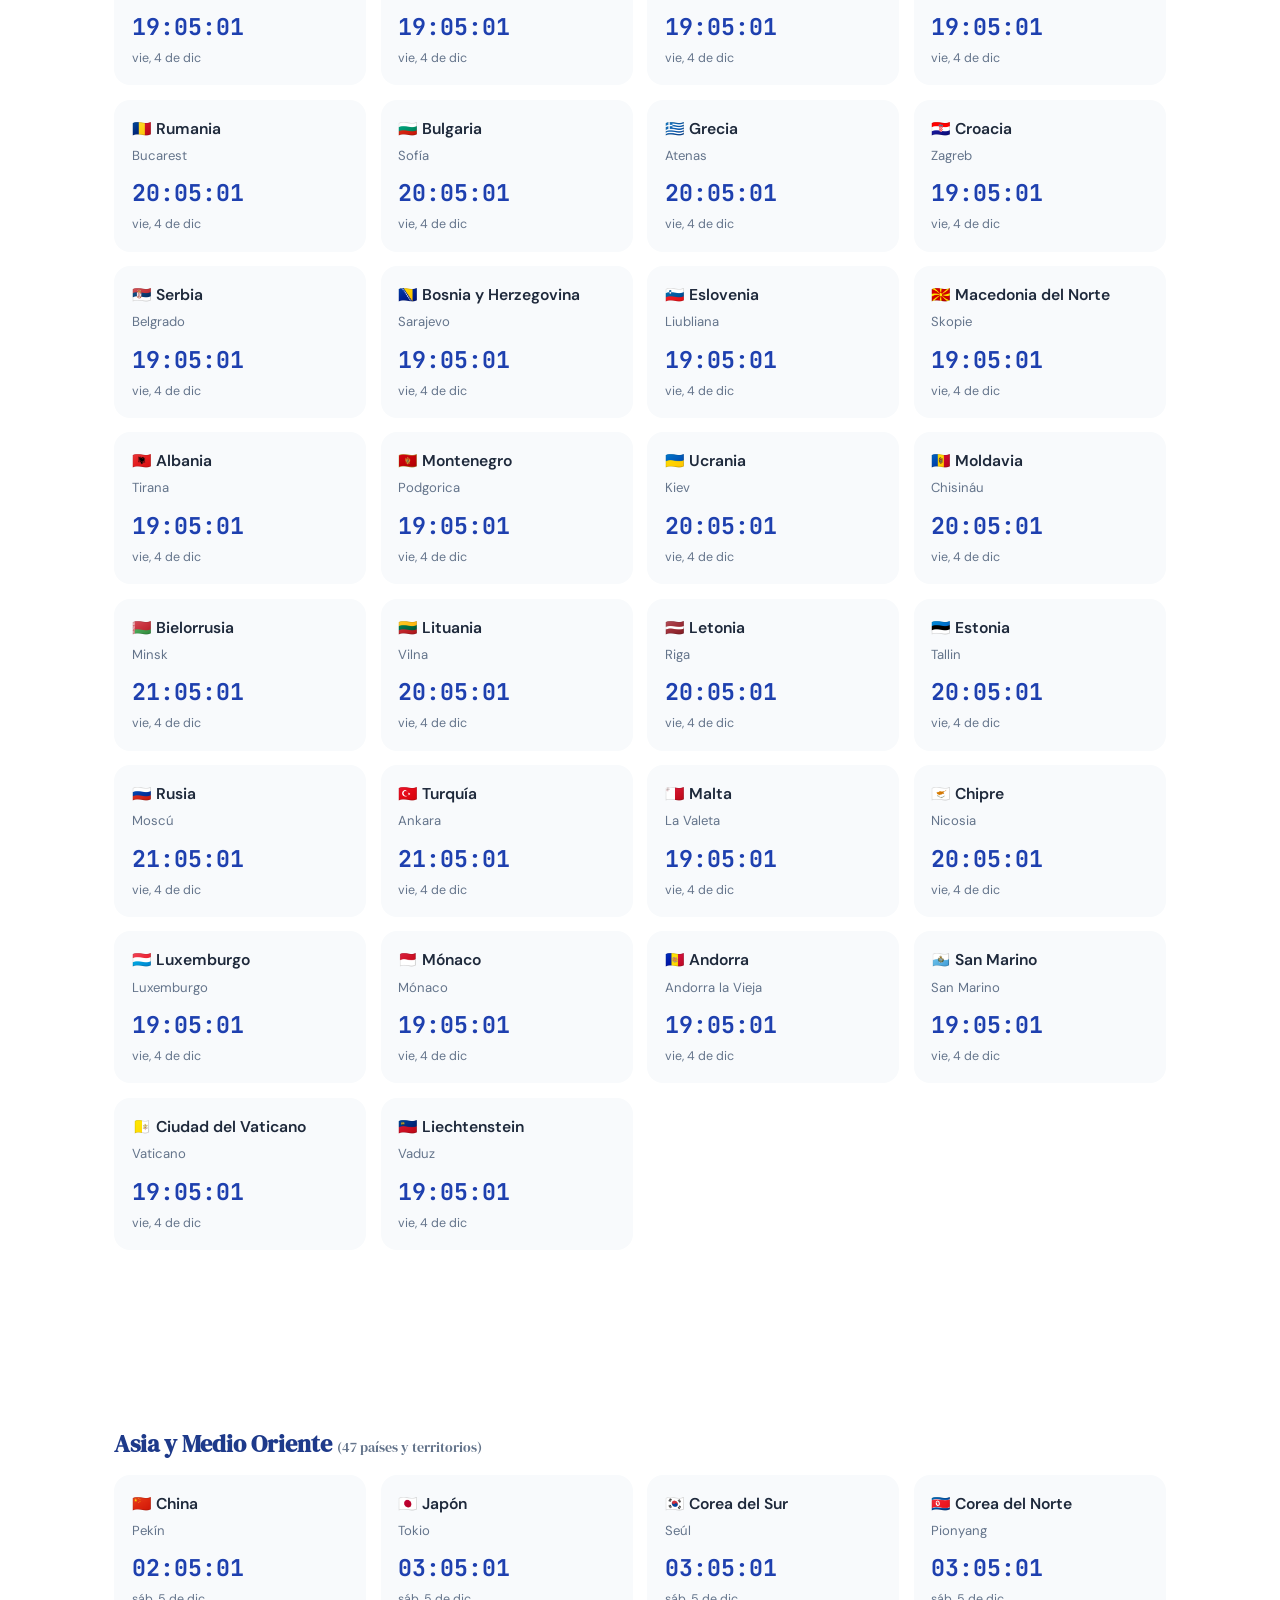
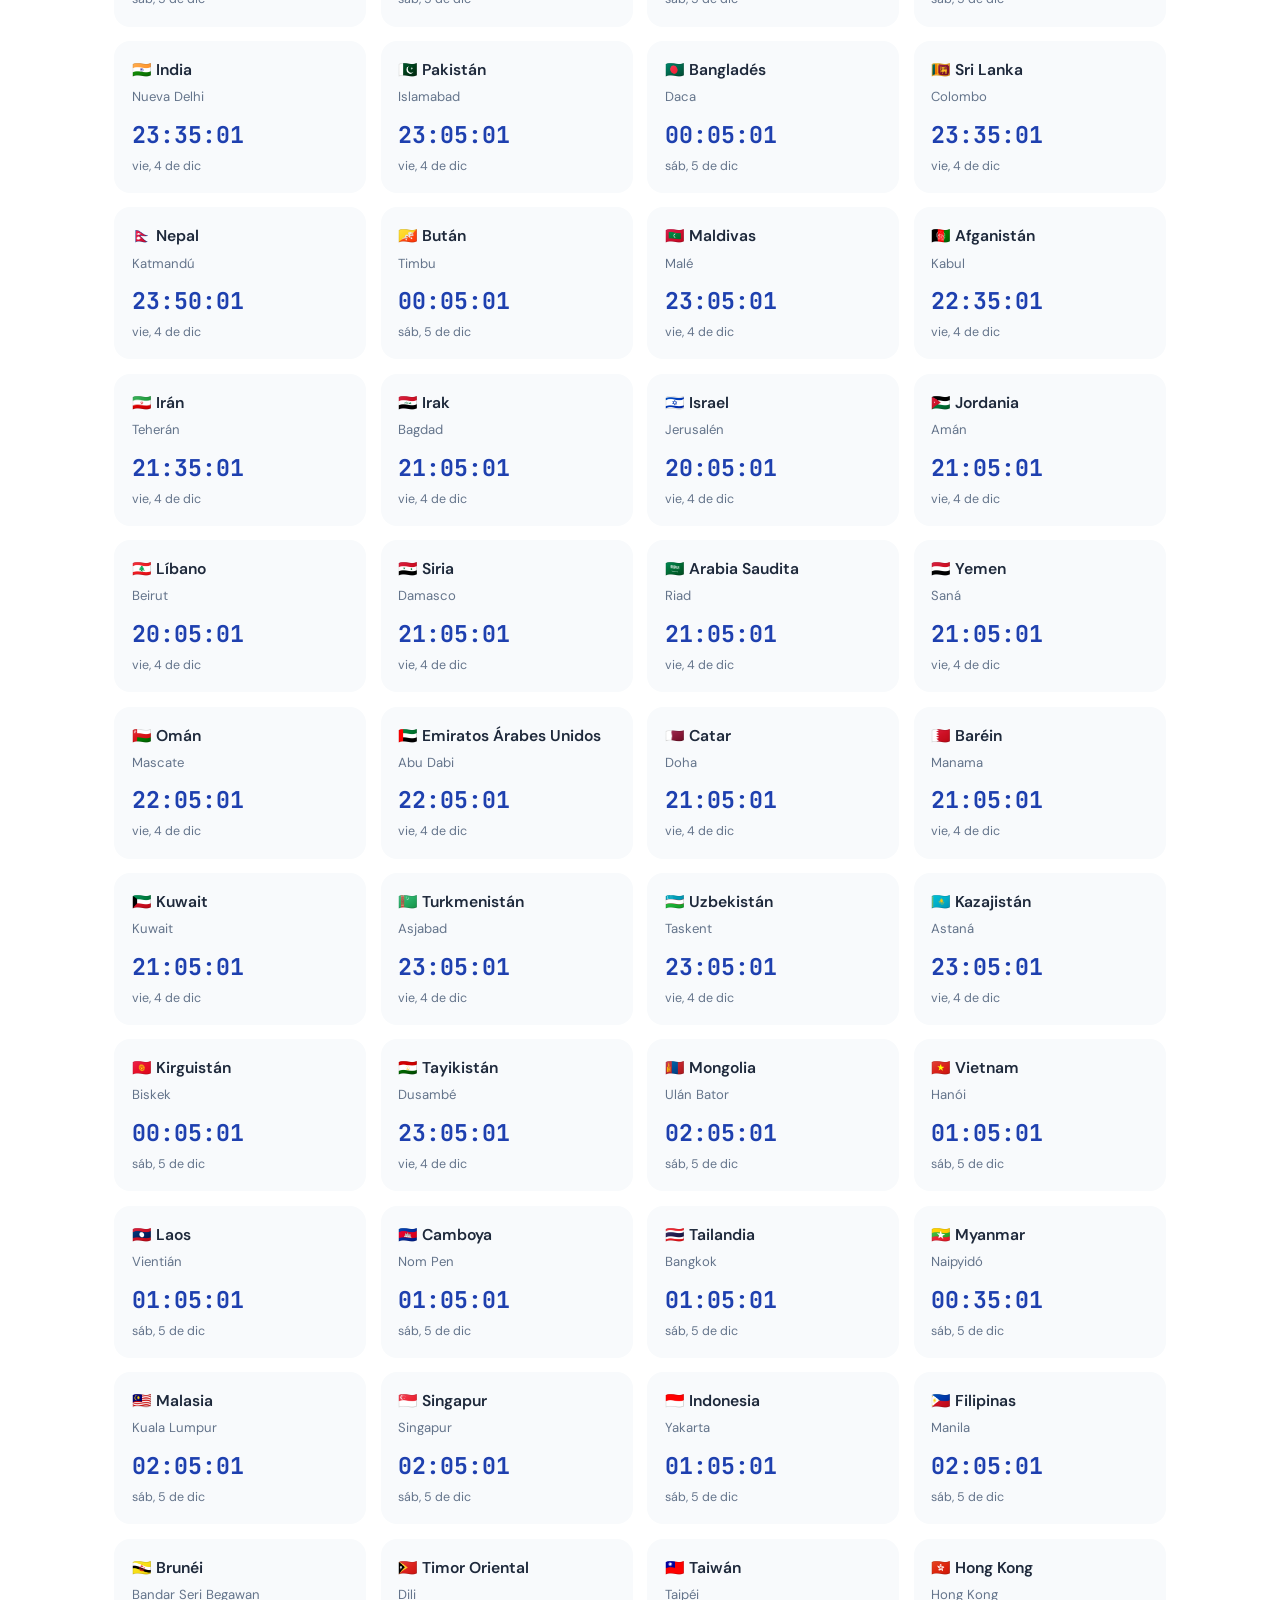
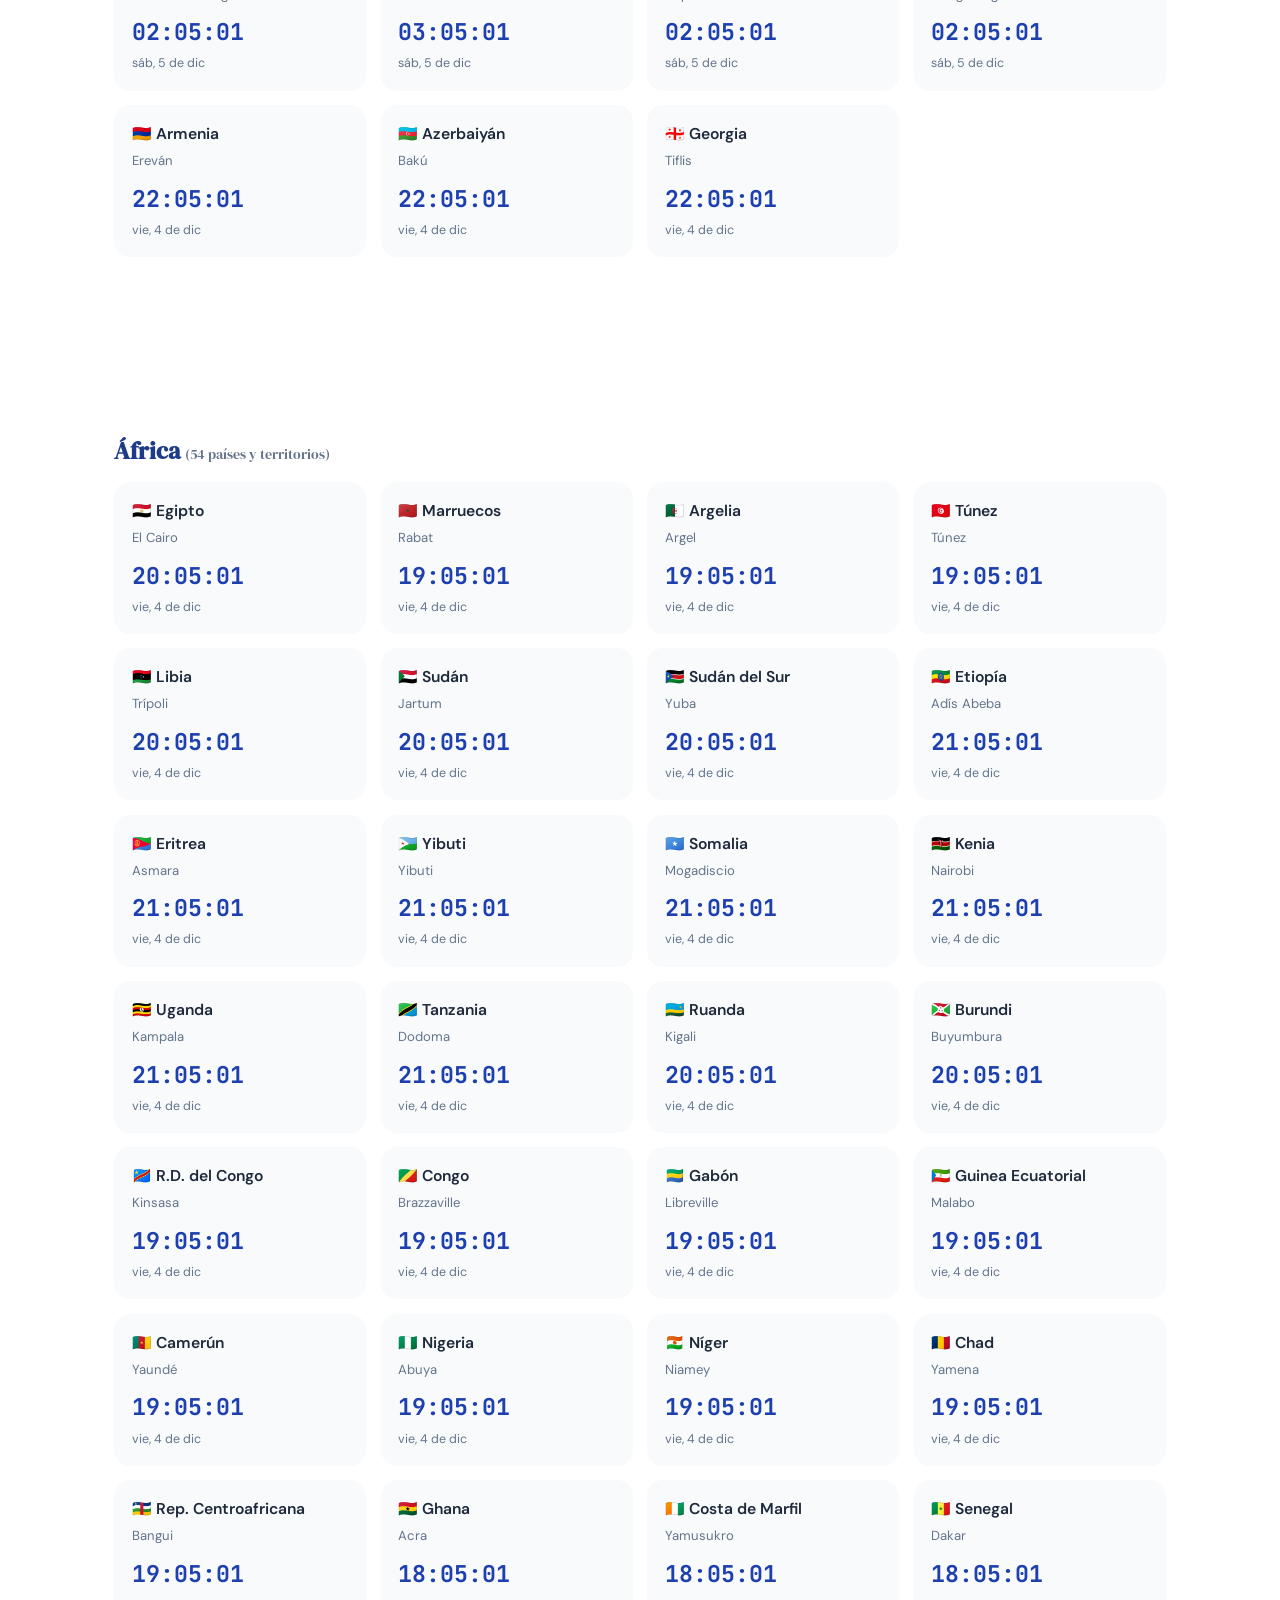
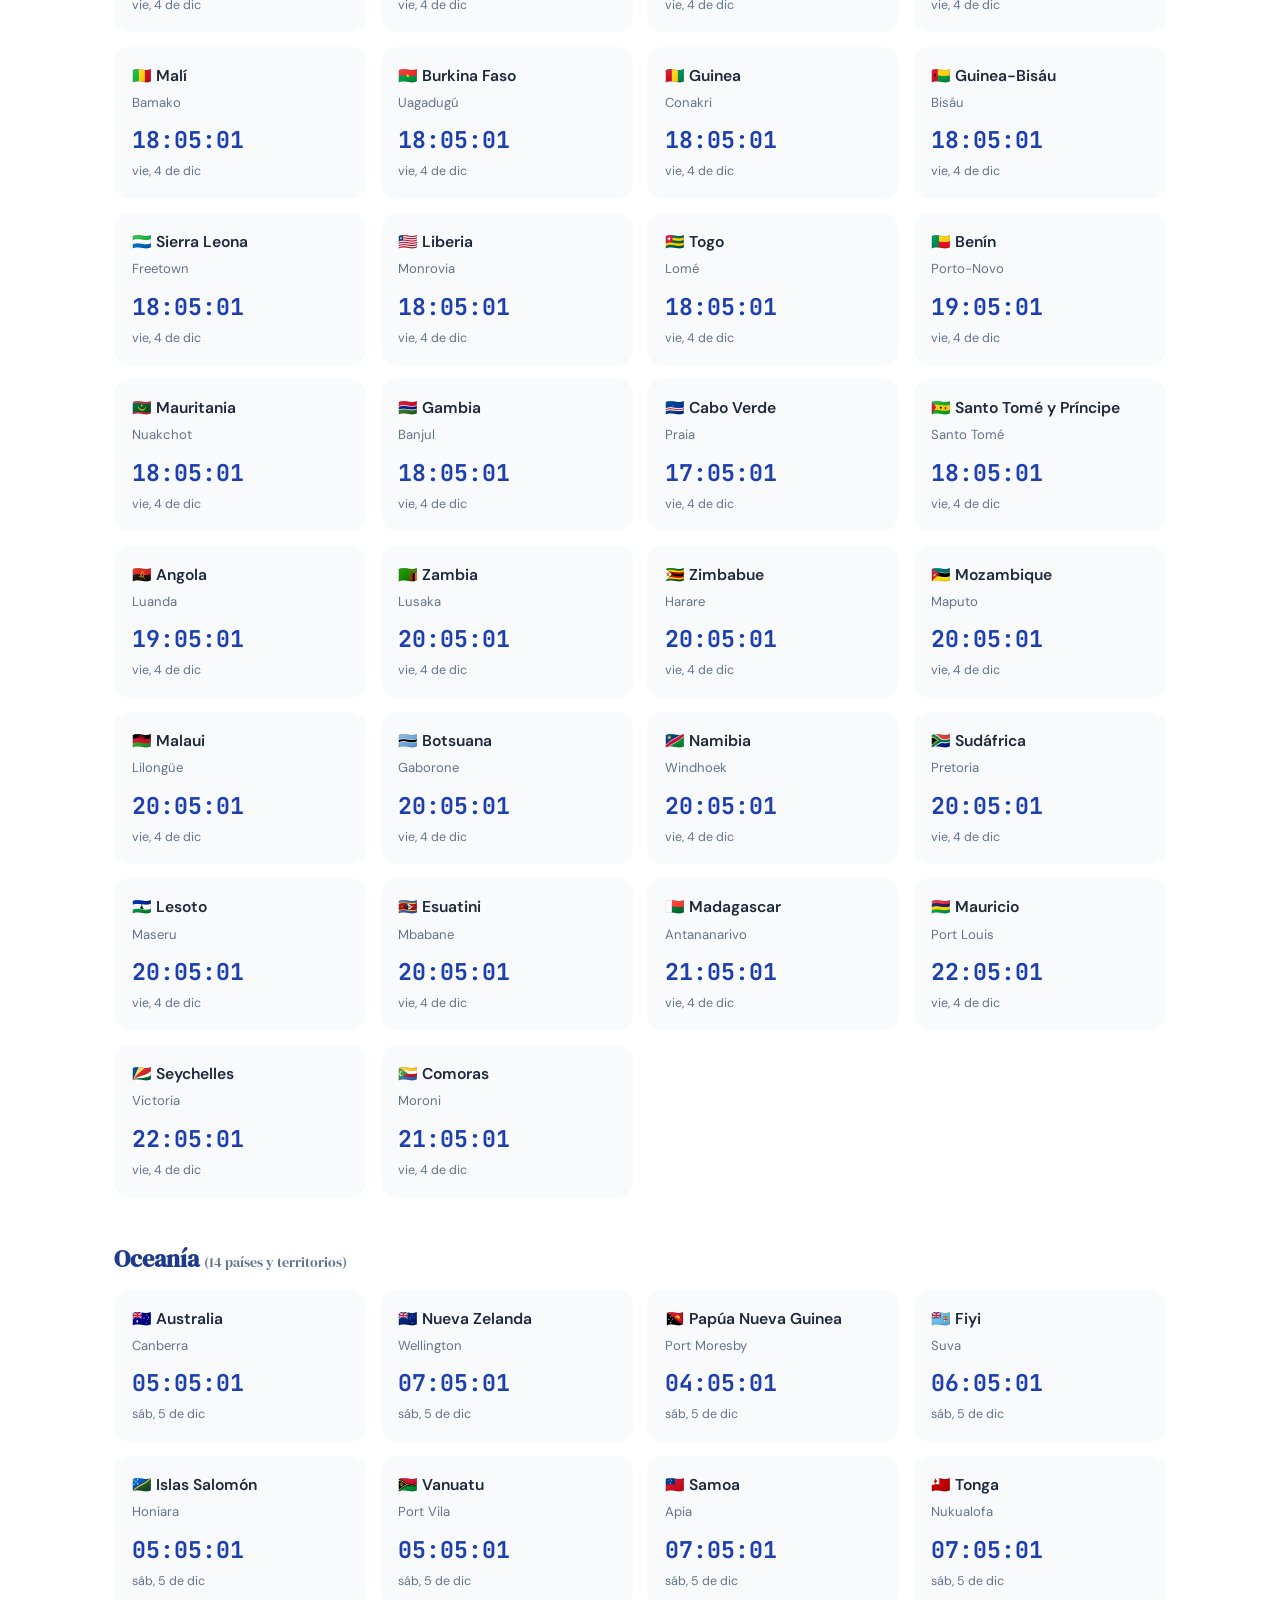
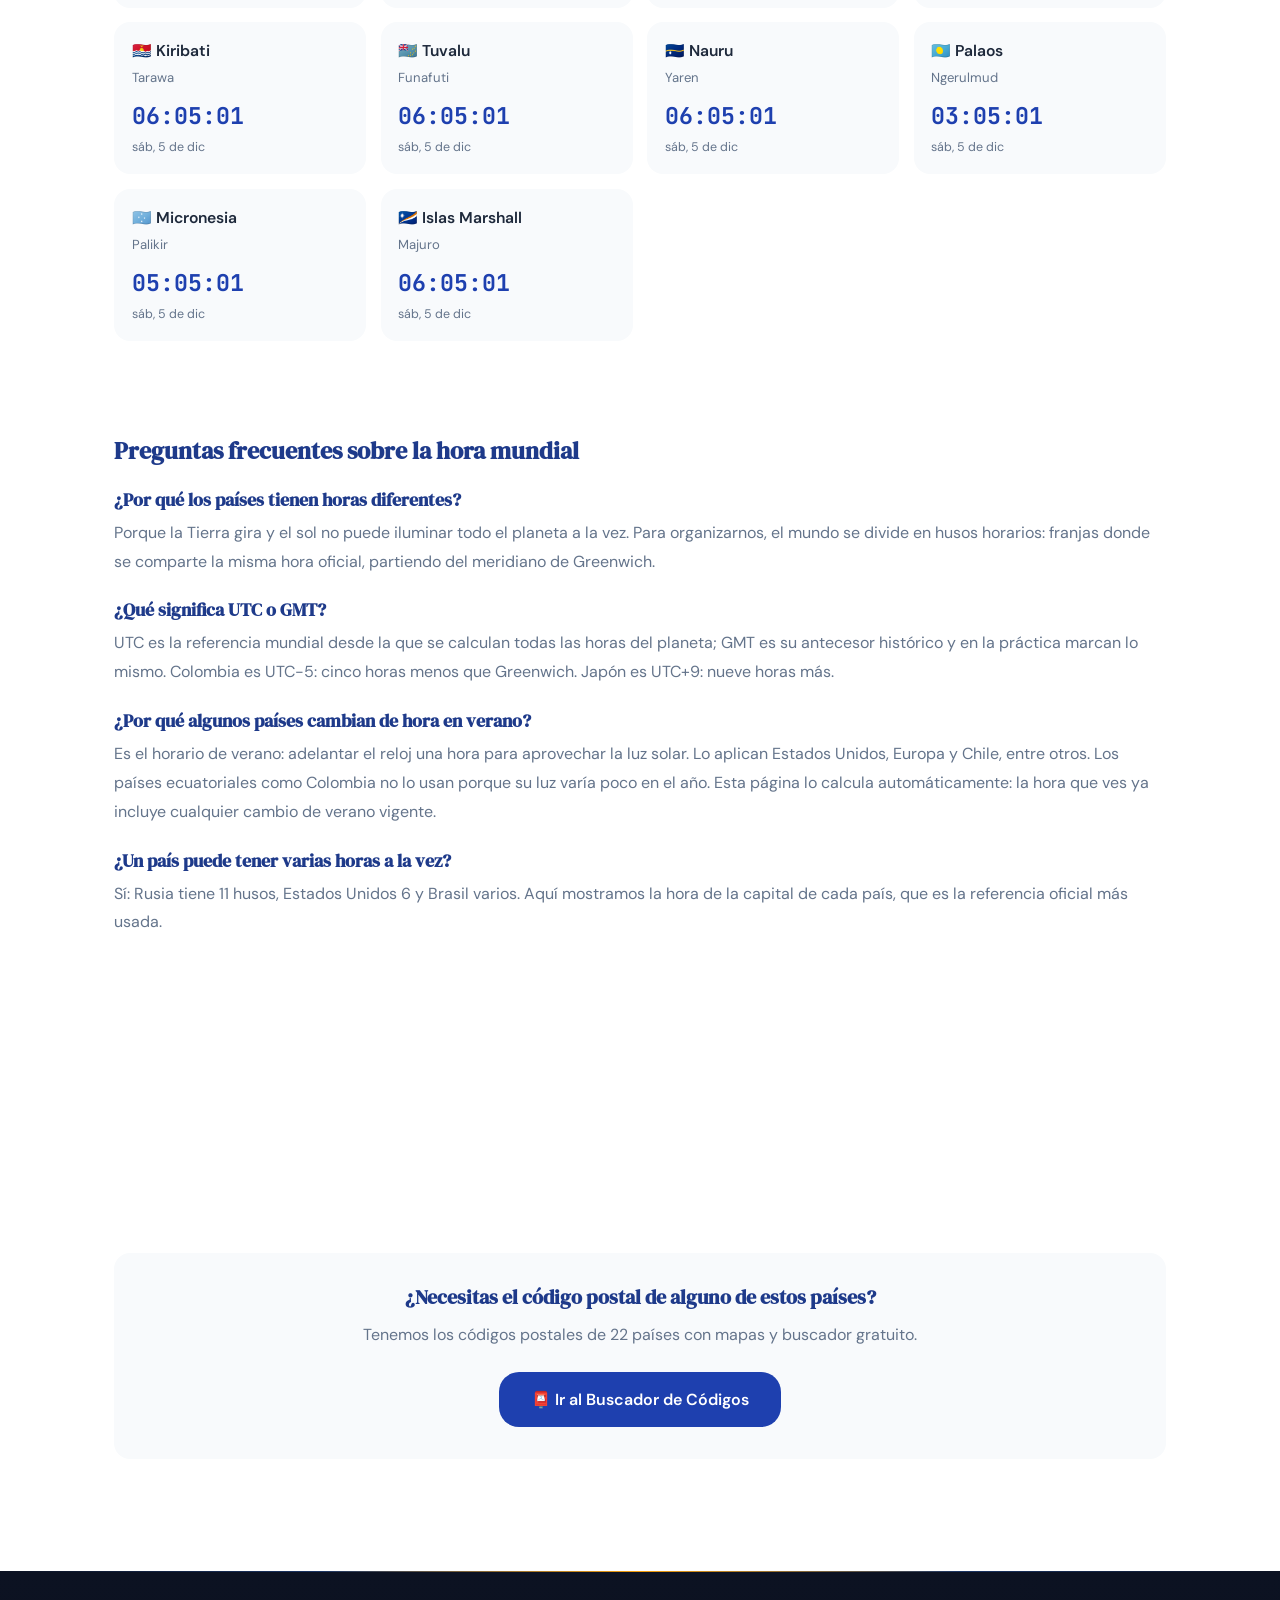
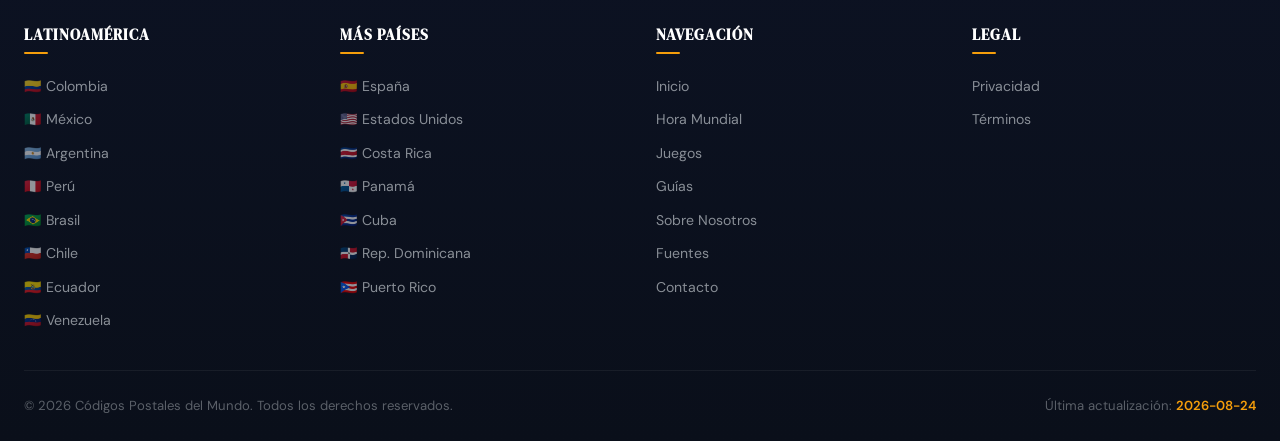
<file: hora-mundial.html>
<!DOCTYPE html>
<html lang="es" dir="ltr">
<head>
  <!-- Google AdSense -->
  <script async src="https://pagead2.googlesyndication.com/pagead/js/adsbygoogle.js?client=ca-pub-8119463267116717" crossorigin="anonymous"></script>
  <meta charset="UTF-8">
  <!-- Google Analytics -->
  <script async src="https://www.googletagmanager.com/gtag/js?id=G-MDRT6N8V77"></script>
  <script>
    window.dataLayer = window.dataLayer || [];
    function gtag(){dataLayer.push(arguments);}
    gtag('js', new Date());
    gtag('config', 'G-MDRT6N8V77');
  </script>
  <meta name="viewport" content="width=device-width, initial-scale=1.0">
  <title>Hora Mundial ⏰ Qué Hora Es Ahora en Todos los Países del Mundo</title>
  <meta name="description" content="Consulta la hora exacta AHORA en 191 países del mundo: Colombia, México, España, Estados Unidos, Japón y más. Reloj mundial en vivo con la hora actual de cada capital, actualizado al segundo.">
  <meta name="robots" content="index, follow, max-snippet:-1, max-image-preview:large">
  <link rel="canonical" href="https://www.codigospostalesdelmundo.com/hora-mundial.html">
  <meta property="og:url" content="https://www.codigospostalesdelmundo.com/hora-mundial.html">
  <meta property="og:title" content="Hora Mundial ⏰ Qué Hora Es Ahora en Todos los Países">
  <meta property="og:description" content="Reloj mundial en vivo: la hora exacta de 191 países actualizada al segundo. Husos horarios de todas las capitales del mundo.">
  <meta name="keywords" content="hora mundial, que hora es, hora exacta, hora actual, reloj mundial, que hora es en estados unidos, que hora es en españa, que hora es en mexico, que hora es en colombia, que hora es en japon, hora en argentina, hora en peru, hora en chile, diferencia horaria, husos horarios, zona horaria, hora GMT, hora UTC, world clock, hora internacional, que hora es en honduras, hora de todos los paises">
  <link rel="preconnect" href="https://fonts.googleapis.com" crossorigin>
  <link rel="preconnect" href="https://fonts.gstatic.com" crossorigin>
  <link href="https://fonts.googleapis.com/css2?family=DM+Sans:wght@400;500;600;700&family=DM+Serif+Display&family=JetBrains+Mono:wght@500;700&display=swap" rel="stylesheet">
  <link rel="stylesheet" href="css/style.css">
  <script type="application/ld+json">
  {
    "@context": "https://schema.org",
    "@type": "FAQPage",
    "mainEntity": [
      {"@type":"Question","name":"¿Por qué los países tienen horas diferentes?","acceptedAnswer":{"@type":"Answer","text":"Porque la Tierra gira y el sol no ilumina todo el planeta a la vez. El mundo se divide en husos horarios: franjas donde se comparte la misma hora oficial, generalmente separadas por una hora entre sí, partiendo del meridiano de Greenwich (UTC)."}},
      {"@type":"Question","name":"¿Qué significa UTC o GMT?","acceptedAnswer":{"@type":"Answer","text":"UTC (Tiempo Universal Coordinado) es la referencia mundial desde la que se calculan todas las horas del planeta. GMT (hora del meridiano de Greenwich) es su antecesor y en la práctica marcan lo mismo. Colombia, por ejemplo, es UTC-5: cinco horas menos que Greenwich."}},
      {"@type":"Question","name":"¿Por qué algunos países cambian de hora en verano?","acceptedAnswer":{"@type":"Answer","text":"Es el horario de verano: adelantar el reloj una hora para aprovechar más luz solar. Lo usan Estados Unidos, Europa y Chile, entre otros. La mayoría de países cercanos al ecuador, como Colombia o Ecuador, no lo necesitan porque su luz solar varía poco durante el año."}},
      {"@type":"Question","name":"¿Un país puede tener varias horas a la vez?","acceptedAnswer":{"@type":"Answer","text":"Sí. Los países muy extensos abarcan varios husos: Rusia tiene 11 horas distintas, Estados Unidos 6 en su territorio continental e insular, y Brasil y México varias cada uno. En esta página mostramos la hora de la capital de cada país."}}
    ]
  }
  </script>
  <style>
    .wc-grid { display:grid; grid-template-columns:repeat(auto-fill,minmax(230px,1fr)); gap:.9rem; margin-top:1rem; }
    .wc-card { background:var(--color-surface-alt); border-radius:var(--radius-lg); padding:1rem 1.1rem; }
    .wc-country { font-weight:600; font-size:.98rem; }
    .wc-country a { color:inherit; text-decoration:none; border-bottom:1px dashed var(--color-primary); }
    .wc-capital { color:var(--color-text-muted); font-size:.82rem; margin-top:.15rem; }
    .wc-time { font-family:'JetBrains Mono',monospace; font-size:1.45rem; font-weight:700; margin-top:.4rem; color:var(--color-primary); }
    .wc-date { color:var(--color-text-muted); font-size:.78rem; margin-top:.1rem; }
    .wc-hero { text-align:center; padding:2rem 1rem; background:var(--color-surface-alt); border-radius:var(--radius-lg); }
    .wc-hero-time { font-family:'JetBrains Mono',monospace; font-size:clamp(2.4rem,8vw,4rem); font-weight:700; color:var(--color-primary); }
    .wc-search { width:100%; max-width:480px; padding:.8rem 1.1rem; border:2px solid var(--color-surface-alt); border-radius:var(--radius-xl); font-size:1rem; margin-top:1.2rem; }
    .wc-hidden { display:none !important; }
  </style>
</head>
<body>
  <a href="#main-content" class="skip-link">Saltar al contenido principal</a>

  <header class="site-header" role="banner">
    <nav class="nav-inner" aria-label="Navegación principal">
      <a href="index.html" class="logo" aria-label="Inicio">
        <span class="logo-icon" aria-hidden="true">📮</span>
        <span>Códigos Postales <strong>del Mundo</strong></span>
      </a>
      <button id="menu-toggle" class="menu-toggle" aria-expanded="false" aria-controls="nav-links" aria-label="Menú">
        <svg width="24" height="24" viewBox="0 0 24 24" fill="none" stroke="currentColor" stroke-width="2" stroke-linecap="round"><line x1="3" y1="6" x2="21" y2="6"/><line x1="3" y1="12" x2="21" y2="12"/><line x1="3" y1="18" x2="21" y2="18"/></svg>
      </button>
      <ul id="nav-links" class="nav-links" role="menubar">
        <li role="none"><a href="index.html" role="menuitem">Inicio</a></li>
        <li role="none"><a href="hora-mundial.html" role="menuitem" aria-current="page">Hora Mundial</a></li>
        <li role="none"><a href="juegos.html" role="menuitem">Juegos</a></li>
        <li role="none"><a href="guias.html" role="menuitem">Guías</a></li>
        <li role="none"><a href="about.html" role="menuitem">Sobre Nosotros</a></li>
        <li role="none"><a href="contacto.html" role="menuitem">Contacto</a></li>
      </ul>
      <div id="nav-overlay" class="nav-overlay"></div>
    </nav>
  </header>

  <main id="main-content">
    <nav class="breadcrumbs" aria-label="Ruta de navegación">
      <a href="index.html">Inicio</a><span class="sep">›</span><span aria-current="page">Hora Mundial</span>
    </nav>

    <!-- Ad: Top -->
    <div class="container mt-2">
      <div class="ad-slot ad-slot-leaderboard">
        <ins class="adsbygoogle" style="display:block" data-ad-client="ca-pub-8119463267116717" data-ad-slot="5591686683" data-ad-format="auto" data-full-width-responsive="true"></ins>
        <script>(adsbygoogle = window.adsbygoogle || []).push({});</script>
      </div>
    </div>

    <article class="container py-6" style="max-width:1100px">
      <h1 class="section-title" style="font-size:clamp(1.75rem,4vw,2.5rem)">Hora Mundial: qué hora es ahora en cada país</h1>
      <p class="mt-2" style="font-size:1.05rem;line-height:1.8;color:var(--color-text-muted)">
        La hora exacta de 191 países y territorios, en vivo y al segundo. Mostramos la hora oficial de cada capital — útil para coordinar llamadas, seguir un evento internacional o calcular cuándo llega tu pedido del otro lado del mundo. Los países con enlace te llevan directo a sus códigos postales.
      </p>

      <div class="wc-hero mt-4">
        <div style="color:var(--color-text-muted);font-size:.9rem">Tu hora local</div>
        <div class="wc-hero-time" id="local-time">--:--:--</div>
        <div id="local-date" style="color:var(--color-text-muted)"></div>
        <input type="search" id="wc-search" class="wc-search" placeholder="Busca un país o capital... (ej: japon, paris)" aria-label="Buscar país">
      </div>

    <section class="mt-6" id="latinoamerica-y-el-caribe" aria-label="Hora actual en Latinoamérica y el Caribe">
      <h2 class="section-title" style="font-size:1.5rem">Latinoamérica y el Caribe <span style="font-size:.9rem;color:var(--color-text-muted);font-weight:400">(28 países y territorios)</span></h2>
      <div class="wc-grid">
        <div class="wc-card" data-name="colombia bogotá" id="colombia">
          <div class="wc-country"><a href="country.html?id=colombia" title="Códigos postales de Colombia">🇨🇴 Colombia</a></div>
          <div class="wc-capital">Bogotá</div>
          <div class="wc-time" data-tz="America/Bogota">--:--:--</div>
          <div class="wc-date" data-tzd="America/Bogota"></div>
        </div>
        <div class="wc-card" data-name="méxico ciudad de méxico" id="mexico">
          <div class="wc-country"><a href="country.html?id=mexico" title="Códigos postales de México">🇲🇽 México</a></div>
          <div class="wc-capital">Ciudad de México</div>
          <div class="wc-time" data-tz="America/Mexico_City">--:--:--</div>
          <div class="wc-date" data-tzd="America/Mexico_City"></div>
        </div>
        <div class="wc-card" data-name="argentina buenos aires" id="argentina">
          <div class="wc-country"><a href="country.html?id=argentina" title="Códigos postales de Argentina">🇦🇷 Argentina</a></div>
          <div class="wc-capital">Buenos Aires</div>
          <div class="wc-time" data-tz="America/Argentina/Buenos_Aires">--:--:--</div>
          <div class="wc-date" data-tzd="America/Argentina/Buenos_Aires"></div>
        </div>
        <div class="wc-card" data-name="perú lima" id="peru">
          <div class="wc-country"><a href="country.html?id=peru" title="Códigos postales de Perú">🇵🇪 Perú</a></div>
          <div class="wc-capital">Lima</div>
          <div class="wc-time" data-tz="America/Lima">--:--:--</div>
          <div class="wc-date" data-tzd="America/Lima"></div>
        </div>
        <div class="wc-card" data-name="brasil brasilia" id="brasil">
          <div class="wc-country"><a href="country.html?id=brasil" title="Códigos postales de Brasil">🇧🇷 Brasil</a></div>
          <div class="wc-capital">Brasilia</div>
          <div class="wc-time" data-tz="America/Sao_Paulo">--:--:--</div>
          <div class="wc-date" data-tzd="America/Sao_Paulo"></div>
        </div>
        <div class="wc-card" data-name="chile santiago" id="chile">
          <div class="wc-country"><a href="country.html?id=chile" title="Códigos postales de Chile">🇨🇱 Chile</a></div>
          <div class="wc-capital">Santiago</div>
          <div class="wc-time" data-tz="America/Santiago">--:--:--</div>
          <div class="wc-date" data-tzd="America/Santiago"></div>
        </div>
        <div class="wc-card" data-name="ecuador quito" id="ecuador">
          <div class="wc-country"><a href="country.html?id=ecuador" title="Códigos postales de Ecuador">🇪🇨 Ecuador</a></div>
          <div class="wc-capital">Quito</div>
          <div class="wc-time" data-tz="America/Guayaquil">--:--:--</div>
          <div class="wc-date" data-tzd="America/Guayaquil"></div>
        </div>
        <div class="wc-card" data-name="venezuela caracas" id="venezuela">
          <div class="wc-country"><a href="country.html?id=venezuela" title="Códigos postales de Venezuela">🇻🇪 Venezuela</a></div>
          <div class="wc-capital">Caracas</div>
          <div class="wc-time" data-tz="America/Caracas">--:--:--</div>
          <div class="wc-date" data-tzd="America/Caracas"></div>
        </div>
        <div class="wc-card" data-name="paraguay asunción" id="paraguay">
          <div class="wc-country"><a href="country.html?id=paraguay" title="Códigos postales de Paraguay">🇵🇾 Paraguay</a></div>
          <div class="wc-capital">Asunción</div>
          <div class="wc-time" data-tz="America/Asuncion">--:--:--</div>
          <div class="wc-date" data-tzd="America/Asuncion"></div>
        </div>
        <div class="wc-card" data-name="uruguay montevideo" id="uruguay">
          <div class="wc-country"><a href="country.html?id=uruguay" title="Códigos postales de Uruguay">🇺🇾 Uruguay</a></div>
          <div class="wc-capital">Montevideo</div>
          <div class="wc-time" data-tz="America/Montevideo">--:--:--</div>
          <div class="wc-date" data-tzd="America/Montevideo"></div>
        </div>
        <div class="wc-card" data-name="bolivia la paz" id="bolivia">
          <div class="wc-country"><a href="country.html?id=bolivia" title="Códigos postales de Bolivia">🇧🇴 Bolivia</a></div>
          <div class="wc-capital">La Paz</div>
          <div class="wc-time" data-tz="America/La_Paz">--:--:--</div>
          <div class="wc-date" data-tzd="America/La_Paz"></div>
        </div>
        <div class="wc-card" data-name="panamá ciudad de panamá" id="panama">
          <div class="wc-country"><a href="country.html?id=panama" title="Códigos postales de Panamá">🇵🇦 Panamá</a></div>
          <div class="wc-capital">Ciudad de Panamá</div>
          <div class="wc-time" data-tz="America/Panama">--:--:--</div>
          <div class="wc-date" data-tzd="America/Panama"></div>
        </div>
        <div class="wc-card" data-name="costa rica san josé" id="costa-rica">
          <div class="wc-country"><a href="country.html?id=costa-rica" title="Códigos postales de Costa Rica">🇨🇷 Costa Rica</a></div>
          <div class="wc-capital">San José</div>
          <div class="wc-time" data-tz="America/Costa_Rica">--:--:--</div>
          <div class="wc-date" data-tzd="America/Costa_Rica"></div>
        </div>
        <div class="wc-card" data-name="guatemala ciudad de guatemala" id="guatemala">
          <div class="wc-country"><a href="country.html?id=guatemala" title="Códigos postales de Guatemala">🇬🇹 Guatemala</a></div>
          <div class="wc-capital">Ciudad de Guatemala</div>
          <div class="wc-time" data-tz="America/Guatemala">--:--:--</div>
          <div class="wc-date" data-tzd="America/Guatemala"></div>
        </div>
        <div class="wc-card" data-name="honduras tegucigalpa" id="honduras">
          <div class="wc-country"><a href="country.html?id=honduras" title="Códigos postales de Honduras">🇭🇳 Honduras</a></div>
          <div class="wc-capital">Tegucigalpa</div>
          <div class="wc-time" data-tz="America/Tegucigalpa">--:--:--</div>
          <div class="wc-date" data-tzd="America/Tegucigalpa"></div>
        </div>
        <div class="wc-card" data-name="el salvador san salvador" id="el-salvador">
          <div class="wc-country"><a href="country.html?id=el-salvador" title="Códigos postales de El Salvador">🇸🇻 El Salvador</a></div>
          <div class="wc-capital">San Salvador</div>
          <div class="wc-time" data-tz="America/El_Salvador">--:--:--</div>
          <div class="wc-date" data-tzd="America/El_Salvador"></div>
        </div>
        <div class="wc-card" data-name="nicaragua managua" id="nicaragua">
          <div class="wc-country"><a href="country.html?id=nicaragua" title="Códigos postales de Nicaragua">🇳🇮 Nicaragua</a></div>
          <div class="wc-capital">Managua</div>
          <div class="wc-time" data-tz="America/Managua">--:--:--</div>
          <div class="wc-date" data-tzd="America/Managua"></div>
        </div>
        <div class="wc-card" data-name="cuba la habana" id="cuba">
          <div class="wc-country"><a href="country.html?id=cuba" title="Códigos postales de Cuba">🇨🇺 Cuba</a></div>
          <div class="wc-capital">La Habana</div>
          <div class="wc-time" data-tz="America/Havana">--:--:--</div>
          <div class="wc-date" data-tzd="America/Havana"></div>
        </div>
        <div class="wc-card" data-name="república dominicana santo domingo" id="republica-dominicana">
          <div class="wc-country"><a href="country.html?id=republica-dominicana" title="Códigos postales de República Dominicana">🇩🇴 República Dominicana</a></div>
          <div class="wc-capital">Santo Domingo</div>
          <div class="wc-time" data-tz="America/Santo_Domingo">--:--:--</div>
          <div class="wc-date" data-tzd="America/Santo_Domingo"></div>
        </div>
        <div class="wc-card" data-name="puerto rico san juan" id="puerto-rico">
          <div class="wc-country"><a href="country.html?id=puerto-rico" title="Códigos postales de Puerto Rico">🇵🇷 Puerto Rico</a></div>
          <div class="wc-capital">San Juan</div>
          <div class="wc-time" data-tz="America/Puerto_Rico">--:--:--</div>
          <div class="wc-date" data-tzd="America/Puerto_Rico"></div>
        </div>
        <div class="wc-card" data-name="haití puerto príncipe" id="haiti">
          <div class="wc-country">🇭🇹 Haití</div>
          <div class="wc-capital">Puerto Príncipe</div>
          <div class="wc-time" data-tz="America/Port-au-Prince">--:--:--</div>
          <div class="wc-date" data-tzd="America/Port-au-Prince"></div>
        </div>
        <div class="wc-card" data-name="belice belmopán" id="belice">
          <div class="wc-country">🇧🇿 Belice</div>
          <div class="wc-capital">Belmopán</div>
          <div class="wc-time" data-tz="America/Belize">--:--:--</div>
          <div class="wc-date" data-tzd="America/Belize"></div>
        </div>
        <div class="wc-card" data-name="jamaica kingston" id="jamaica">
          <div class="wc-country">🇯🇲 Jamaica</div>
          <div class="wc-capital">Kingston</div>
          <div class="wc-time" data-tz="America/Jamaica">--:--:--</div>
          <div class="wc-date" data-tzd="America/Jamaica"></div>
        </div>
        <div class="wc-card" data-name="trinidad y tobago puerto españa" id="trinidad-y-tobago">
          <div class="wc-country">🇹🇹 Trinidad y Tobago</div>
          <div class="wc-capital">Puerto España</div>
          <div class="wc-time" data-tz="America/Port_of_Spain">--:--:--</div>
          <div class="wc-date" data-tzd="America/Port_of_Spain"></div>
        </div>
        <div class="wc-card" data-name="bahamas nasáu" id="bahamas">
          <div class="wc-country">🇧🇸 Bahamas</div>
          <div class="wc-capital">Nasáu</div>
          <div class="wc-time" data-tz="America/Nassau">--:--:--</div>
          <div class="wc-date" data-tzd="America/Nassau"></div>
        </div>
        <div class="wc-card" data-name="barbados bridgetown" id="barbados">
          <div class="wc-country">🇧🇧 Barbados</div>
          <div class="wc-capital">Bridgetown</div>
          <div class="wc-time" data-tz="America/Barbados">--:--:--</div>
          <div class="wc-date" data-tzd="America/Barbados"></div>
        </div>
        <div class="wc-card" data-name="guyana georgetown" id="guyana">
          <div class="wc-country">🇬🇾 Guyana</div>
          <div class="wc-capital">Georgetown</div>
          <div class="wc-time" data-tz="America/Guyana">--:--:--</div>
          <div class="wc-date" data-tzd="America/Guyana"></div>
        </div>
        <div class="wc-card" data-name="surinam paramaribo" id="surinam">
          <div class="wc-country">🇸🇷 Surinam</div>
          <div class="wc-capital">Paramaribo</div>
          <div class="wc-time" data-tz="America/Paramaribo">--:--:--</div>
          <div class="wc-date" data-tzd="America/Paramaribo"></div>
        </div>
      </div>
    </section>
    <div class="mt-4">
      <div class="ad-slot ad-slot-in-article">
        <ins class="adsbygoogle" style="display:block" data-ad-client="ca-pub-8119463267116717" data-ad-slot="5811178533" data-ad-format="auto" data-full-width-responsive="true"></ins>
        <script>(adsbygoogle = window.adsbygoogle || []).push({});</script>
      </div>
    </div>
    <section class="mt-6" id="norteamerica" aria-label="Hora actual en Norteamérica">
      <h2 class="section-title" style="font-size:1.5rem">Norteamérica <span style="font-size:.9rem;color:var(--color-text-muted);font-weight:400">(2 países y territorios)</span></h2>
      <div class="wc-grid">
        <div class="wc-card" data-name="estados unidos washington d.c." id="estados-unidos">
          <div class="wc-country"><a href="country.html?id=usa" title="Códigos postales de Estados Unidos">🇺🇸 Estados Unidos</a></div>
          <div class="wc-capital">Washington D.C.</div>
          <div class="wc-time" data-tz="America/New_York">--:--:--</div>
          <div class="wc-date" data-tzd="America/New_York"></div>
        </div>
        <div class="wc-card" data-name="canadá ottawa" id="canada">
          <div class="wc-country">🇨🇦 Canadá</div>
          <div class="wc-capital">Ottawa</div>
          <div class="wc-time" data-tz="America/Toronto">--:--:--</div>
          <div class="wc-date" data-tzd="America/Toronto"></div>
        </div>
      </div>
    </section>
    <section class="mt-6" id="europa" aria-label="Hora actual en Europa">
      <h2 class="section-title" style="font-size:1.5rem">Europa <span style="font-size:.9rem;color:var(--color-text-muted);font-weight:400">(46 países y territorios)</span></h2>
      <div class="wc-grid">
        <div class="wc-card" data-name="españa madrid" id="espana">
          <div class="wc-country"><a href="country.html?id=espana" title="Códigos postales de España">🇪🇸 España</a></div>
          <div class="wc-capital">Madrid</div>
          <div class="wc-time" data-tz="Europe/Madrid">--:--:--</div>
          <div class="wc-date" data-tzd="Europe/Madrid"></div>
        </div>
        <div class="wc-card" data-name="portugal lisboa" id="portugal">
          <div class="wc-country">🇵🇹 Portugal</div>
          <div class="wc-capital">Lisboa</div>
          <div class="wc-time" data-tz="Europe/Lisbon">--:--:--</div>
          <div class="wc-date" data-tzd="Europe/Lisbon"></div>
        </div>
        <div class="wc-card" data-name="francia parís" id="francia">
          <div class="wc-country">🇫🇷 Francia</div>
          <div class="wc-capital">París</div>
          <div class="wc-time" data-tz="Europe/Paris">--:--:--</div>
          <div class="wc-date" data-tzd="Europe/Paris"></div>
        </div>
        <div class="wc-card" data-name="reino unido londres" id="reino-unido">
          <div class="wc-country">🇬🇧 Reino Unido</div>
          <div class="wc-capital">Londres</div>
          <div class="wc-time" data-tz="Europe/London">--:--:--</div>
          <div class="wc-date" data-tzd="Europe/London"></div>
        </div>
        <div class="wc-card" data-name="irlanda dublín" id="irlanda">
          <div class="wc-country">🇮🇪 Irlanda</div>
          <div class="wc-capital">Dublín</div>
          <div class="wc-time" data-tz="Europe/Dublin">--:--:--</div>
          <div class="wc-date" data-tzd="Europe/Dublin"></div>
        </div>
        <div class="wc-card" data-name="alemania berlín" id="alemania">
          <div class="wc-country">🇩🇪 Alemania</div>
          <div class="wc-capital">Berlín</div>
          <div class="wc-time" data-tz="Europe/Berlin">--:--:--</div>
          <div class="wc-date" data-tzd="Europe/Berlin"></div>
        </div>
        <div class="wc-card" data-name="italia roma" id="italia">
          <div class="wc-country">🇮🇹 Italia</div>
          <div class="wc-capital">Roma</div>
          <div class="wc-time" data-tz="Europe/Rome">--:--:--</div>
          <div class="wc-date" data-tzd="Europe/Rome"></div>
        </div>
        <div class="wc-card" data-name="países bajos ámsterdam" id="paises-bajos">
          <div class="wc-country">🇳🇱 Países Bajos</div>
          <div class="wc-capital">Ámsterdam</div>
          <div class="wc-time" data-tz="Europe/Amsterdam">--:--:--</div>
          <div class="wc-date" data-tzd="Europe/Amsterdam"></div>
        </div>
        <div class="wc-card" data-name="bélgica bruselas" id="belgica">
          <div class="wc-country">🇧🇪 Bélgica</div>
          <div class="wc-capital">Bruselas</div>
          <div class="wc-time" data-tz="Europe/Brussels">--:--:--</div>
          <div class="wc-date" data-tzd="Europe/Brussels"></div>
        </div>
        <div class="wc-card" data-name="suiza berna" id="suiza">
          <div class="wc-country">🇨🇭 Suiza</div>
          <div class="wc-capital">Berna</div>
          <div class="wc-time" data-tz="Europe/Zurich">--:--:--</div>
          <div class="wc-date" data-tzd="Europe/Zurich"></div>
        </div>
        <div class="wc-card" data-name="austria viena" id="austria">
          <div class="wc-country">🇦🇹 Austria</div>
          <div class="wc-capital">Viena</div>
          <div class="wc-time" data-tz="Europe/Vienna">--:--:--</div>
          <div class="wc-date" data-tzd="Europe/Vienna"></div>
        </div>
        <div class="wc-card" data-name="suecia estocolmo" id="suecia">
          <div class="wc-country">🇸🇪 Suecia</div>
          <div class="wc-capital">Estocolmo</div>
          <div class="wc-time" data-tz="Europe/Stockholm">--:--:--</div>
          <div class="wc-date" data-tzd="Europe/Stockholm"></div>
        </div>
        <div class="wc-card" data-name="noruega oslo" id="noruega">
          <div class="wc-country">🇳🇴 Noruega</div>
          <div class="wc-capital">Oslo</div>
          <div class="wc-time" data-tz="Europe/Oslo">--:--:--</div>
          <div class="wc-date" data-tzd="Europe/Oslo"></div>
        </div>
        <div class="wc-card" data-name="dinamarca copenhague" id="dinamarca">
          <div class="wc-country">🇩🇰 Dinamarca</div>
          <div class="wc-capital">Copenhague</div>
          <div class="wc-time" data-tz="Europe/Copenhagen">--:--:--</div>
          <div class="wc-date" data-tzd="Europe/Copenhagen"></div>
        </div>
        <div class="wc-card" data-name="finlandia helsinki" id="finlandia">
          <div class="wc-country">🇫🇮 Finlandia</div>
          <div class="wc-capital">Helsinki</div>
          <div class="wc-time" data-tz="Europe/Helsinki">--:--:--</div>
          <div class="wc-date" data-tzd="Europe/Helsinki"></div>
        </div>
        <div class="wc-card" data-name="islandia reikiavik" id="islandia">
          <div class="wc-country">🇮🇸 Islandia</div>
          <div class="wc-capital">Reikiavik</div>
          <div class="wc-time" data-tz="Atlantic/Reykjavik">--:--:--</div>
          <div class="wc-date" data-tzd="Atlantic/Reykjavik"></div>
        </div>
        <div class="wc-card" data-name="polonia varsovia" id="polonia">
          <div class="wc-country">🇵🇱 Polonia</div>
          <div class="wc-capital">Varsovia</div>
          <div class="wc-time" data-tz="Europe/Warsaw">--:--:--</div>
          <div class="wc-date" data-tzd="Europe/Warsaw"></div>
        </div>
        <div class="wc-card" data-name="chequia praga" id="chequia">
          <div class="wc-country">🇨🇿 Chequia</div>
          <div class="wc-capital">Praga</div>
          <div class="wc-time" data-tz="Europe/Prague">--:--:--</div>
          <div class="wc-date" data-tzd="Europe/Prague"></div>
        </div>
        <div class="wc-card" data-name="eslovaquia bratislava" id="eslovaquia">
          <div class="wc-country">🇸🇰 Eslovaquia</div>
          <div class="wc-capital">Bratislava</div>
          <div class="wc-time" data-tz="Europe/Bratislava">--:--:--</div>
          <div class="wc-date" data-tzd="Europe/Bratislava"></div>
        </div>
        <div class="wc-card" data-name="hungría budapest" id="hungria">
          <div class="wc-country">🇭🇺 Hungría</div>
          <div class="wc-capital">Budapest</div>
          <div class="wc-time" data-tz="Europe/Budapest">--:--:--</div>
          <div class="wc-date" data-tzd="Europe/Budapest"></div>
        </div>
        <div class="wc-card" data-name="rumania bucarest" id="rumania">
          <div class="wc-country">🇷🇴 Rumania</div>
          <div class="wc-capital">Bucarest</div>
          <div class="wc-time" data-tz="Europe/Bucharest">--:--:--</div>
          <div class="wc-date" data-tzd="Europe/Bucharest"></div>
        </div>
        <div class="wc-card" data-name="bulgaria sofía" id="bulgaria">
          <div class="wc-country">🇧🇬 Bulgaria</div>
          <div class="wc-capital">Sofía</div>
          <div class="wc-time" data-tz="Europe/Sofia">--:--:--</div>
          <div class="wc-date" data-tzd="Europe/Sofia"></div>
        </div>
        <div class="wc-card" data-name="grecia atenas" id="grecia">
          <div class="wc-country">🇬🇷 Grecia</div>
          <div class="wc-capital">Atenas</div>
          <div class="wc-time" data-tz="Europe/Athens">--:--:--</div>
          <div class="wc-date" data-tzd="Europe/Athens"></div>
        </div>
        <div class="wc-card" data-name="croacia zagreb" id="croacia">
          <div class="wc-country">🇭🇷 Croacia</div>
          <div class="wc-capital">Zagreb</div>
          <div class="wc-time" data-tz="Europe/Zagreb">--:--:--</div>
          <div class="wc-date" data-tzd="Europe/Zagreb"></div>
        </div>
        <div class="wc-card" data-name="serbia belgrado" id="serbia">
          <div class="wc-country">🇷🇸 Serbia</div>
          <div class="wc-capital">Belgrado</div>
          <div class="wc-time" data-tz="Europe/Belgrade">--:--:--</div>
          <div class="wc-date" data-tzd="Europe/Belgrade"></div>
        </div>
        <div class="wc-card" data-name="bosnia y herzegovina sarajevo" id="bosnia-y-herzegovina">
          <div class="wc-country">🇧🇦 Bosnia y Herzegovina</div>
          <div class="wc-capital">Sarajevo</div>
          <div class="wc-time" data-tz="Europe/Sarajevo">--:--:--</div>
          <div class="wc-date" data-tzd="Europe/Sarajevo"></div>
        </div>
        <div class="wc-card" data-name="eslovenia liubliana" id="eslovenia">
          <div class="wc-country">🇸🇮 Eslovenia</div>
          <div class="wc-capital">Liubliana</div>
          <div class="wc-time" data-tz="Europe/Ljubljana">--:--:--</div>
          <div class="wc-date" data-tzd="Europe/Ljubljana"></div>
        </div>
        <div class="wc-card" data-name="macedonia del norte skopie" id="macedonia-del-norte">
          <div class="wc-country">🇲🇰 Macedonia del Norte</div>
          <div class="wc-capital">Skopie</div>
          <div class="wc-time" data-tz="Europe/Skopje">--:--:--</div>
          <div class="wc-date" data-tzd="Europe/Skopje"></div>
        </div>
        <div class="wc-card" data-name="albania tirana" id="albania">
          <div class="wc-country">🇦🇱 Albania</div>
          <div class="wc-capital">Tirana</div>
          <div class="wc-time" data-tz="Europe/Tirane">--:--:--</div>
          <div class="wc-date" data-tzd="Europe/Tirane"></div>
        </div>
        <div class="wc-card" data-name="montenegro podgorica" id="montenegro">
          <div class="wc-country">🇲🇪 Montenegro</div>
          <div class="wc-capital">Podgorica</div>
          <div class="wc-time" data-tz="Europe/Podgorica">--:--:--</div>
          <div class="wc-date" data-tzd="Europe/Podgorica"></div>
        </div>
        <div class="wc-card" data-name="ucrania kiev" id="ucrania">
          <div class="wc-country">🇺🇦 Ucrania</div>
          <div class="wc-capital">Kiev</div>
          <div class="wc-time" data-tz="Europe/Kyiv">--:--:--</div>
          <div class="wc-date" data-tzd="Europe/Kyiv"></div>
        </div>
        <div class="wc-card" data-name="moldavia chisináu" id="moldavia">
          <div class="wc-country">🇲🇩 Moldavia</div>
          <div class="wc-capital">Chisináu</div>
          <div class="wc-time" data-tz="Europe/Chisinau">--:--:--</div>
          <div class="wc-date" data-tzd="Europe/Chisinau"></div>
        </div>
        <div class="wc-card" data-name="bielorrusia minsk" id="bielorrusia">
          <div class="wc-country">🇧🇾 Bielorrusia</div>
          <div class="wc-capital">Minsk</div>
          <div class="wc-time" data-tz="Europe/Minsk">--:--:--</div>
          <div class="wc-date" data-tzd="Europe/Minsk"></div>
        </div>
        <div class="wc-card" data-name="lituania vilna" id="lituania">
          <div class="wc-country">🇱🇹 Lituania</div>
          <div class="wc-capital">Vilna</div>
          <div class="wc-time" data-tz="Europe/Vilnius">--:--:--</div>
          <div class="wc-date" data-tzd="Europe/Vilnius"></div>
        </div>
        <div class="wc-card" data-name="letonia riga" id="letonia">
          <div class="wc-country">🇱🇻 Letonia</div>
          <div class="wc-capital">Riga</div>
          <div class="wc-time" data-tz="Europe/Riga">--:--:--</div>
          <div class="wc-date" data-tzd="Europe/Riga"></div>
        </div>
        <div class="wc-card" data-name="estonia tallin" id="estonia">
          <div class="wc-country">🇪🇪 Estonia</div>
          <div class="wc-capital">Tallin</div>
          <div class="wc-time" data-tz="Europe/Tallinn">--:--:--</div>
          <div class="wc-date" data-tzd="Europe/Tallinn"></div>
        </div>
        <div class="wc-card" data-name="rusia moscú" id="rusia">
          <div class="wc-country">🇷🇺 Rusia</div>
          <div class="wc-capital">Moscú</div>
          <div class="wc-time" data-tz="Europe/Moscow">--:--:--</div>
          <div class="wc-date" data-tzd="Europe/Moscow"></div>
        </div>
        <div class="wc-card" data-name="turquía ankara" id="turquia">
          <div class="wc-country">🇹🇷 Turquía</div>
          <div class="wc-capital">Ankara</div>
          <div class="wc-time" data-tz="Europe/Istanbul">--:--:--</div>
          <div class="wc-date" data-tzd="Europe/Istanbul"></div>
        </div>
        <div class="wc-card" data-name="malta la valeta" id="malta">
          <div class="wc-country">🇲🇹 Malta</div>
          <div class="wc-capital">La Valeta</div>
          <div class="wc-time" data-tz="Europe/Malta">--:--:--</div>
          <div class="wc-date" data-tzd="Europe/Malta"></div>
        </div>
        <div class="wc-card" data-name="chipre nicosia" id="chipre">
          <div class="wc-country">🇨🇾 Chipre</div>
          <div class="wc-capital">Nicosia</div>
          <div class="wc-time" data-tz="Asia/Nicosia">--:--:--</div>
          <div class="wc-date" data-tzd="Asia/Nicosia"></div>
        </div>
        <div class="wc-card" data-name="luxemburgo luxemburgo" id="luxemburgo">
          <div class="wc-country">🇱🇺 Luxemburgo</div>
          <div class="wc-capital">Luxemburgo</div>
          <div class="wc-time" data-tz="Europe/Luxembourg">--:--:--</div>
          <div class="wc-date" data-tzd="Europe/Luxembourg"></div>
        </div>
        <div class="wc-card" data-name="mónaco mónaco" id="monaco">
          <div class="wc-country">🇲🇨 Mónaco</div>
          <div class="wc-capital">Mónaco</div>
          <div class="wc-time" data-tz="Europe/Monaco">--:--:--</div>
          <div class="wc-date" data-tzd="Europe/Monaco"></div>
        </div>
        <div class="wc-card" data-name="andorra andorra la vieja" id="andorra">
          <div class="wc-country">🇦🇩 Andorra</div>
          <div class="wc-capital">Andorra la Vieja</div>
          <div class="wc-time" data-tz="Europe/Andorra">--:--:--</div>
          <div class="wc-date" data-tzd="Europe/Andorra"></div>
        </div>
        <div class="wc-card" data-name="san marino san marino" id="san-marino">
          <div class="wc-country">🇸🇲 San Marino</div>
          <div class="wc-capital">San Marino</div>
          <div class="wc-time" data-tz="Europe/San_Marino">--:--:--</div>
          <div class="wc-date" data-tzd="Europe/San_Marino"></div>
        </div>
        <div class="wc-card" data-name="ciudad del vaticano vaticano" id="ciudad-del-vaticano">
          <div class="wc-country">🇻🇦 Ciudad del Vaticano</div>
          <div class="wc-capital">Vaticano</div>
          <div class="wc-time" data-tz="Europe/Vatican">--:--:--</div>
          <div class="wc-date" data-tzd="Europe/Vatican"></div>
        </div>
        <div class="wc-card" data-name="liechtenstein vaduz" id="liechtenstein">
          <div class="wc-country">🇱🇮 Liechtenstein</div>
          <div class="wc-capital">Vaduz</div>
          <div class="wc-time" data-tz="Europe/Vaduz">--:--:--</div>
          <div class="wc-date" data-tzd="Europe/Vaduz"></div>
        </div>
      </div>
    </section>
    <div class="mt-4">
      <div class="ad-slot ad-slot-in-article">
        <ins class="adsbygoogle" style="display:block" data-ad-client="ca-pub-8119463267116717" data-ad-slot="5811178533" data-ad-format="auto" data-full-width-responsive="true"></ins>
        <script>(adsbygoogle = window.adsbygoogle || []).push({});</script>
      </div>
    </div>
    <section class="mt-6" id="asia-y-medio-oriente" aria-label="Hora actual en Asia y Medio Oriente">
      <h2 class="section-title" style="font-size:1.5rem">Asia y Medio Oriente <span style="font-size:.9rem;color:var(--color-text-muted);font-weight:400">(47 países y territorios)</span></h2>
      <div class="wc-grid">
        <div class="wc-card" data-name="china pekín" id="china">
          <div class="wc-country">🇨🇳 China</div>
          <div class="wc-capital">Pekín</div>
          <div class="wc-time" data-tz="Asia/Shanghai">--:--:--</div>
          <div class="wc-date" data-tzd="Asia/Shanghai"></div>
        </div>
        <div class="wc-card" data-name="japón tokio" id="japon">
          <div class="wc-country">🇯🇵 Japón</div>
          <div class="wc-capital">Tokio</div>
          <div class="wc-time" data-tz="Asia/Tokyo">--:--:--</div>
          <div class="wc-date" data-tzd="Asia/Tokyo"></div>
        </div>
        <div class="wc-card" data-name="corea del sur seúl" id="corea-del-sur">
          <div class="wc-country">🇰🇷 Corea del Sur</div>
          <div class="wc-capital">Seúl</div>
          <div class="wc-time" data-tz="Asia/Seoul">--:--:--</div>
          <div class="wc-date" data-tzd="Asia/Seoul"></div>
        </div>
        <div class="wc-card" data-name="corea del norte pionyang" id="corea-del-norte">
          <div class="wc-country">🇰🇵 Corea del Norte</div>
          <div class="wc-capital">Pionyang</div>
          <div class="wc-time" data-tz="Asia/Pyongyang">--:--:--</div>
          <div class="wc-date" data-tzd="Asia/Pyongyang"></div>
        </div>
        <div class="wc-card" data-name="india nueva delhi" id="india">
          <div class="wc-country">🇮🇳 India</div>
          <div class="wc-capital">Nueva Delhi</div>
          <div class="wc-time" data-tz="Asia/Kolkata">--:--:--</div>
          <div class="wc-date" data-tzd="Asia/Kolkata"></div>
        </div>
        <div class="wc-card" data-name="pakistán islamabad" id="pakistan">
          <div class="wc-country">🇵🇰 Pakistán</div>
          <div class="wc-capital">Islamabad</div>
          <div class="wc-time" data-tz="Asia/Karachi">--:--:--</div>
          <div class="wc-date" data-tzd="Asia/Karachi"></div>
        </div>
        <div class="wc-card" data-name="bangladés daca" id="banglades">
          <div class="wc-country">🇧🇩 Bangladés</div>
          <div class="wc-capital">Daca</div>
          <div class="wc-time" data-tz="Asia/Dhaka">--:--:--</div>
          <div class="wc-date" data-tzd="Asia/Dhaka"></div>
        </div>
        <div class="wc-card" data-name="sri lanka colombo" id="sri-lanka">
          <div class="wc-country">🇱🇰 Sri Lanka</div>
          <div class="wc-capital">Colombo</div>
          <div class="wc-time" data-tz="Asia/Colombo">--:--:--</div>
          <div class="wc-date" data-tzd="Asia/Colombo"></div>
        </div>
        <div class="wc-card" data-name="nepal katmandú" id="nepal">
          <div class="wc-country">🇳🇵 Nepal</div>
          <div class="wc-capital">Katmandú</div>
          <div class="wc-time" data-tz="Asia/Kathmandu">--:--:--</div>
          <div class="wc-date" data-tzd="Asia/Kathmandu"></div>
        </div>
        <div class="wc-card" data-name="bután timbu" id="butan">
          <div class="wc-country">🇧🇹 Bután</div>
          <div class="wc-capital">Timbu</div>
          <div class="wc-time" data-tz="Asia/Thimphu">--:--:--</div>
          <div class="wc-date" data-tzd="Asia/Thimphu"></div>
        </div>
        <div class="wc-card" data-name="maldivas malé" id="maldivas">
          <div class="wc-country">🇲🇻 Maldivas</div>
          <div class="wc-capital">Malé</div>
          <div class="wc-time" data-tz="Indian/Maldives">--:--:--</div>
          <div class="wc-date" data-tzd="Indian/Maldives"></div>
        </div>
        <div class="wc-card" data-name="afganistán kabul" id="afganistan">
          <div class="wc-country">🇦🇫 Afganistán</div>
          <div class="wc-capital">Kabul</div>
          <div class="wc-time" data-tz="Asia/Kabul">--:--:--</div>
          <div class="wc-date" data-tzd="Asia/Kabul"></div>
        </div>
        <div class="wc-card" data-name="irán teherán" id="iran">
          <div class="wc-country">🇮🇷 Irán</div>
          <div class="wc-capital">Teherán</div>
          <div class="wc-time" data-tz="Asia/Tehran">--:--:--</div>
          <div class="wc-date" data-tzd="Asia/Tehran"></div>
        </div>
        <div class="wc-card" data-name="irak bagdad" id="irak">
          <div class="wc-country">🇮🇶 Irak</div>
          <div class="wc-capital">Bagdad</div>
          <div class="wc-time" data-tz="Asia/Baghdad">--:--:--</div>
          <div class="wc-date" data-tzd="Asia/Baghdad"></div>
        </div>
        <div class="wc-card" data-name="israel jerusalén" id="israel">
          <div class="wc-country">🇮🇱 Israel</div>
          <div class="wc-capital">Jerusalén</div>
          <div class="wc-time" data-tz="Asia/Jerusalem">--:--:--</div>
          <div class="wc-date" data-tzd="Asia/Jerusalem"></div>
        </div>
        <div class="wc-card" data-name="jordania amán" id="jordania">
          <div class="wc-country">🇯🇴 Jordania</div>
          <div class="wc-capital">Amán</div>
          <div class="wc-time" data-tz="Asia/Amman">--:--:--</div>
          <div class="wc-date" data-tzd="Asia/Amman"></div>
        </div>
        <div class="wc-card" data-name="líbano beirut" id="libano">
          <div class="wc-country">🇱🇧 Líbano</div>
          <div class="wc-capital">Beirut</div>
          <div class="wc-time" data-tz="Asia/Beirut">--:--:--</div>
          <div class="wc-date" data-tzd="Asia/Beirut"></div>
        </div>
        <div class="wc-card" data-name="siria damasco" id="siria">
          <div class="wc-country">🇸🇾 Siria</div>
          <div class="wc-capital">Damasco</div>
          <div class="wc-time" data-tz="Asia/Damascus">--:--:--</div>
          <div class="wc-date" data-tzd="Asia/Damascus"></div>
        </div>
        <div class="wc-card" data-name="arabia saudita riad" id="arabia-saudita">
          <div class="wc-country">🇸🇦 Arabia Saudita</div>
          <div class="wc-capital">Riad</div>
          <div class="wc-time" data-tz="Asia/Riyadh">--:--:--</div>
          <div class="wc-date" data-tzd="Asia/Riyadh"></div>
        </div>
        <div class="wc-card" data-name="yemen saná" id="yemen">
          <div class="wc-country">🇾🇪 Yemen</div>
          <div class="wc-capital">Saná</div>
          <div class="wc-time" data-tz="Asia/Aden">--:--:--</div>
          <div class="wc-date" data-tzd="Asia/Aden"></div>
        </div>
        <div class="wc-card" data-name="omán mascate" id="oman">
          <div class="wc-country">🇴🇲 Omán</div>
          <div class="wc-capital">Mascate</div>
          <div class="wc-time" data-tz="Asia/Muscat">--:--:--</div>
          <div class="wc-date" data-tzd="Asia/Muscat"></div>
        </div>
        <div class="wc-card" data-name="emiratos árabes unidos abu dabi" id="emiratos-arabes-unidos">
          <div class="wc-country">🇦🇪 Emiratos Árabes Unidos</div>
          <div class="wc-capital">Abu Dabi</div>
          <div class="wc-time" data-tz="Asia/Dubai">--:--:--</div>
          <div class="wc-date" data-tzd="Asia/Dubai"></div>
        </div>
        <div class="wc-card" data-name="catar doha" id="catar">
          <div class="wc-country">🇶🇦 Catar</div>
          <div class="wc-capital">Doha</div>
          <div class="wc-time" data-tz="Asia/Qatar">--:--:--</div>
          <div class="wc-date" data-tzd="Asia/Qatar"></div>
        </div>
        <div class="wc-card" data-name="baréin manama" id="barein">
          <div class="wc-country">🇧🇭 Baréin</div>
          <div class="wc-capital">Manama</div>
          <div class="wc-time" data-tz="Asia/Bahrain">--:--:--</div>
          <div class="wc-date" data-tzd="Asia/Bahrain"></div>
        </div>
        <div class="wc-card" data-name="kuwait kuwait" id="kuwait">
          <div class="wc-country">🇰🇼 Kuwait</div>
          <div class="wc-capital">Kuwait</div>
          <div class="wc-time" data-tz="Asia/Kuwait">--:--:--</div>
          <div class="wc-date" data-tzd="Asia/Kuwait"></div>
        </div>
        <div class="wc-card" data-name="turkmenistán asjabad" id="turkmenistan">
          <div class="wc-country">🇹🇲 Turkmenistán</div>
          <div class="wc-capital">Asjabad</div>
          <div class="wc-time" data-tz="Asia/Ashgabat">--:--:--</div>
          <div class="wc-date" data-tzd="Asia/Ashgabat"></div>
        </div>
        <div class="wc-card" data-name="uzbekistán taskent" id="uzbekistan">
          <div class="wc-country">🇺🇿 Uzbekistán</div>
          <div class="wc-capital">Taskent</div>
          <div class="wc-time" data-tz="Asia/Tashkent">--:--:--</div>
          <div class="wc-date" data-tzd="Asia/Tashkent"></div>
        </div>
        <div class="wc-card" data-name="kazajistán astaná" id="kazajistan">
          <div class="wc-country">🇰🇿 Kazajistán</div>
          <div class="wc-capital">Astaná</div>
          <div class="wc-time" data-tz="Asia/Almaty">--:--:--</div>
          <div class="wc-date" data-tzd="Asia/Almaty"></div>
        </div>
        <div class="wc-card" data-name="kirguistán biskek" id="kirguistan">
          <div class="wc-country">🇰🇬 Kirguistán</div>
          <div class="wc-capital">Biskek</div>
          <div class="wc-time" data-tz="Asia/Bishkek">--:--:--</div>
          <div class="wc-date" data-tzd="Asia/Bishkek"></div>
        </div>
        <div class="wc-card" data-name="tayikistán dusambé" id="tayikistan">
          <div class="wc-country">🇹🇯 Tayikistán</div>
          <div class="wc-capital">Dusambé</div>
          <div class="wc-time" data-tz="Asia/Dushanbe">--:--:--</div>
          <div class="wc-date" data-tzd="Asia/Dushanbe"></div>
        </div>
        <div class="wc-card" data-name="mongolia ulán bator" id="mongolia">
          <div class="wc-country">🇲🇳 Mongolia</div>
          <div class="wc-capital">Ulán Bator</div>
          <div class="wc-time" data-tz="Asia/Ulaanbaatar">--:--:--</div>
          <div class="wc-date" data-tzd="Asia/Ulaanbaatar"></div>
        </div>
        <div class="wc-card" data-name="vietnam hanói" id="vietnam">
          <div class="wc-country">🇻🇳 Vietnam</div>
          <div class="wc-capital">Hanói</div>
          <div class="wc-time" data-tz="Asia/Ho_Chi_Minh">--:--:--</div>
          <div class="wc-date" data-tzd="Asia/Ho_Chi_Minh"></div>
        </div>
        <div class="wc-card" data-name="laos vientián" id="laos">
          <div class="wc-country">🇱🇦 Laos</div>
          <div class="wc-capital">Vientián</div>
          <div class="wc-time" data-tz="Asia/Vientiane">--:--:--</div>
          <div class="wc-date" data-tzd="Asia/Vientiane"></div>
        </div>
        <div class="wc-card" data-name="camboya nom pen" id="camboya">
          <div class="wc-country">🇰🇭 Camboya</div>
          <div class="wc-capital">Nom Pen</div>
          <div class="wc-time" data-tz="Asia/Phnom_Penh">--:--:--</div>
          <div class="wc-date" data-tzd="Asia/Phnom_Penh"></div>
        </div>
        <div class="wc-card" data-name="tailandia bangkok" id="tailandia">
          <div class="wc-country">🇹🇭 Tailandia</div>
          <div class="wc-capital">Bangkok</div>
          <div class="wc-time" data-tz="Asia/Bangkok">--:--:--</div>
          <div class="wc-date" data-tzd="Asia/Bangkok"></div>
        </div>
        <div class="wc-card" data-name="myanmar naipyidó" id="myanmar">
          <div class="wc-country">🇲🇲 Myanmar</div>
          <div class="wc-capital">Naipyidó</div>
          <div class="wc-time" data-tz="Asia/Yangon">--:--:--</div>
          <div class="wc-date" data-tzd="Asia/Yangon"></div>
        </div>
        <div class="wc-card" data-name="malasia kuala lumpur" id="malasia">
          <div class="wc-country">🇲🇾 Malasia</div>
          <div class="wc-capital">Kuala Lumpur</div>
          <div class="wc-time" data-tz="Asia/Kuala_Lumpur">--:--:--</div>
          <div class="wc-date" data-tzd="Asia/Kuala_Lumpur"></div>
        </div>
        <div class="wc-card" data-name="singapur singapur" id="singapur">
          <div class="wc-country">🇸🇬 Singapur</div>
          <div class="wc-capital">Singapur</div>
          <div class="wc-time" data-tz="Asia/Singapore">--:--:--</div>
          <div class="wc-date" data-tzd="Asia/Singapore"></div>
        </div>
        <div class="wc-card" data-name="indonesia yakarta" id="indonesia">
          <div class="wc-country">🇮🇩 Indonesia</div>
          <div class="wc-capital">Yakarta</div>
          <div class="wc-time" data-tz="Asia/Jakarta">--:--:--</div>
          <div class="wc-date" data-tzd="Asia/Jakarta"></div>
        </div>
        <div class="wc-card" data-name="filipinas manila" id="filipinas">
          <div class="wc-country">🇵🇭 Filipinas</div>
          <div class="wc-capital">Manila</div>
          <div class="wc-time" data-tz="Asia/Manila">--:--:--</div>
          <div class="wc-date" data-tzd="Asia/Manila"></div>
        </div>
        <div class="wc-card" data-name="brunéi bandar seri begawan" id="brunei">
          <div class="wc-country">🇧🇳 Brunéi</div>
          <div class="wc-capital">Bandar Seri Begawan</div>
          <div class="wc-time" data-tz="Asia/Brunei">--:--:--</div>
          <div class="wc-date" data-tzd="Asia/Brunei"></div>
        </div>
        <div class="wc-card" data-name="timor oriental dili" id="timor-oriental">
          <div class="wc-country">🇹🇱 Timor Oriental</div>
          <div class="wc-capital">Dili</div>
          <div class="wc-time" data-tz="Asia/Dili">--:--:--</div>
          <div class="wc-date" data-tzd="Asia/Dili"></div>
        </div>
        <div class="wc-card" data-name="taiwán taipéi" id="taiwan">
          <div class="wc-country">🇹🇼 Taiwán</div>
          <div class="wc-capital">Taipéi</div>
          <div class="wc-time" data-tz="Asia/Taipei">--:--:--</div>
          <div class="wc-date" data-tzd="Asia/Taipei"></div>
        </div>
        <div class="wc-card" data-name="hong kong hong kong" id="hong-kong">
          <div class="wc-country">🇭🇰 Hong Kong</div>
          <div class="wc-capital">Hong Kong</div>
          <div class="wc-time" data-tz="Asia/Hong_Kong">--:--:--</div>
          <div class="wc-date" data-tzd="Asia/Hong_Kong"></div>
        </div>
        <div class="wc-card" data-name="armenia ereván" id="armenia">
          <div class="wc-country">🇦🇲 Armenia</div>
          <div class="wc-capital">Ereván</div>
          <div class="wc-time" data-tz="Asia/Yerevan">--:--:--</div>
          <div class="wc-date" data-tzd="Asia/Yerevan"></div>
        </div>
        <div class="wc-card" data-name="azerbaiyán bakú" id="azerbaiyan">
          <div class="wc-country">🇦🇿 Azerbaiyán</div>
          <div class="wc-capital">Bakú</div>
          <div class="wc-time" data-tz="Asia/Baku">--:--:--</div>
          <div class="wc-date" data-tzd="Asia/Baku"></div>
        </div>
        <div class="wc-card" data-name="georgia tiflis" id="georgia">
          <div class="wc-country">🇬🇪 Georgia</div>
          <div class="wc-capital">Tiflis</div>
          <div class="wc-time" data-tz="Asia/Tbilisi">--:--:--</div>
          <div class="wc-date" data-tzd="Asia/Tbilisi"></div>
        </div>
      </div>
    </section>
    <div class="mt-4">
      <div class="ad-slot ad-slot-in-article">
        <ins class="adsbygoogle" style="display:block" data-ad-client="ca-pub-8119463267116717" data-ad-slot="5811178533" data-ad-format="auto" data-full-width-responsive="true"></ins>
        <script>(adsbygoogle = window.adsbygoogle || []).push({});</script>
      </div>
    </div>
    <section class="mt-6" id="africa" aria-label="Hora actual en África">
      <h2 class="section-title" style="font-size:1.5rem">África <span style="font-size:.9rem;color:var(--color-text-muted);font-weight:400">(54 países y territorios)</span></h2>
      <div class="wc-grid">
        <div class="wc-card" data-name="egipto el cairo" id="egipto">
          <div class="wc-country">🇪🇬 Egipto</div>
          <div class="wc-capital">El Cairo</div>
          <div class="wc-time" data-tz="Africa/Cairo">--:--:--</div>
          <div class="wc-date" data-tzd="Africa/Cairo"></div>
        </div>
        <div class="wc-card" data-name="marruecos rabat" id="marruecos">
          <div class="wc-country">🇲🇦 Marruecos</div>
          <div class="wc-capital">Rabat</div>
          <div class="wc-time" data-tz="Africa/Casablanca">--:--:--</div>
          <div class="wc-date" data-tzd="Africa/Casablanca"></div>
        </div>
        <div class="wc-card" data-name="argelia argel" id="argelia">
          <div class="wc-country">🇩🇿 Argelia</div>
          <div class="wc-capital">Argel</div>
          <div class="wc-time" data-tz="Africa/Algiers">--:--:--</div>
          <div class="wc-date" data-tzd="Africa/Algiers"></div>
        </div>
        <div class="wc-card" data-name="túnez túnez" id="tunez">
          <div class="wc-country">🇹🇳 Túnez</div>
          <div class="wc-capital">Túnez</div>
          <div class="wc-time" data-tz="Africa/Tunis">--:--:--</div>
          <div class="wc-date" data-tzd="Africa/Tunis"></div>
        </div>
        <div class="wc-card" data-name="libia trípoli" id="libia">
          <div class="wc-country">🇱🇾 Libia</div>
          <div class="wc-capital">Trípoli</div>
          <div class="wc-time" data-tz="Africa/Tripoli">--:--:--</div>
          <div class="wc-date" data-tzd="Africa/Tripoli"></div>
        </div>
        <div class="wc-card" data-name="sudán jartum" id="sudan">
          <div class="wc-country">🇸🇩 Sudán</div>
          <div class="wc-capital">Jartum</div>
          <div class="wc-time" data-tz="Africa/Khartoum">--:--:--</div>
          <div class="wc-date" data-tzd="Africa/Khartoum"></div>
        </div>
        <div class="wc-card" data-name="sudán del sur yuba" id="sudan-del-sur">
          <div class="wc-country">🇸🇸 Sudán del Sur</div>
          <div class="wc-capital">Yuba</div>
          <div class="wc-time" data-tz="Africa/Juba">--:--:--</div>
          <div class="wc-date" data-tzd="Africa/Juba"></div>
        </div>
        <div class="wc-card" data-name="etiopía adís abeba" id="etiopia">
          <div class="wc-country">🇪🇹 Etiopía</div>
          <div class="wc-capital">Adís Abeba</div>
          <div class="wc-time" data-tz="Africa/Addis_Ababa">--:--:--</div>
          <div class="wc-date" data-tzd="Africa/Addis_Ababa"></div>
        </div>
        <div class="wc-card" data-name="eritrea asmara" id="eritrea">
          <div class="wc-country">🇪🇷 Eritrea</div>
          <div class="wc-capital">Asmara</div>
          <div class="wc-time" data-tz="Africa/Asmara">--:--:--</div>
          <div class="wc-date" data-tzd="Africa/Asmara"></div>
        </div>
        <div class="wc-card" data-name="yibuti yibuti" id="yibuti">
          <div class="wc-country">🇩🇯 Yibuti</div>
          <div class="wc-capital">Yibuti</div>
          <div class="wc-time" data-tz="Africa/Djibouti">--:--:--</div>
          <div class="wc-date" data-tzd="Africa/Djibouti"></div>
        </div>
        <div class="wc-card" data-name="somalia mogadiscio" id="somalia">
          <div class="wc-country">🇸🇴 Somalia</div>
          <div class="wc-capital">Mogadiscio</div>
          <div class="wc-time" data-tz="Africa/Mogadishu">--:--:--</div>
          <div class="wc-date" data-tzd="Africa/Mogadishu"></div>
        </div>
        <div class="wc-card" data-name="kenia nairobi" id="kenia">
          <div class="wc-country">🇰🇪 Kenia</div>
          <div class="wc-capital">Nairobi</div>
          <div class="wc-time" data-tz="Africa/Nairobi">--:--:--</div>
          <div class="wc-date" data-tzd="Africa/Nairobi"></div>
        </div>
        <div class="wc-card" data-name="uganda kampala" id="uganda">
          <div class="wc-country">🇺🇬 Uganda</div>
          <div class="wc-capital">Kampala</div>
          <div class="wc-time" data-tz="Africa/Kampala">--:--:--</div>
          <div class="wc-date" data-tzd="Africa/Kampala"></div>
        </div>
        <div class="wc-card" data-name="tanzania dodoma" id="tanzania">
          <div class="wc-country">🇹🇿 Tanzania</div>
          <div class="wc-capital">Dodoma</div>
          <div class="wc-time" data-tz="Africa/Dar_es_Salaam">--:--:--</div>
          <div class="wc-date" data-tzd="Africa/Dar_es_Salaam"></div>
        </div>
        <div class="wc-card" data-name="ruanda kigali" id="ruanda">
          <div class="wc-country">🇷🇼 Ruanda</div>
          <div class="wc-capital">Kigali</div>
          <div class="wc-time" data-tz="Africa/Kigali">--:--:--</div>
          <div class="wc-date" data-tzd="Africa/Kigali"></div>
        </div>
        <div class="wc-card" data-name="burundi buyumbura" id="burundi">
          <div class="wc-country">🇧🇮 Burundi</div>
          <div class="wc-capital">Buyumbura</div>
          <div class="wc-time" data-tz="Africa/Bujumbura">--:--:--</div>
          <div class="wc-date" data-tzd="Africa/Bujumbura"></div>
        </div>
        <div class="wc-card" data-name="r.d. del congo kinsasa" id="r-d-del-congo">
          <div class="wc-country">🇨🇩 R.D. del Congo</div>
          <div class="wc-capital">Kinsasa</div>
          <div class="wc-time" data-tz="Africa/Kinshasa">--:--:--</div>
          <div class="wc-date" data-tzd="Africa/Kinshasa"></div>
        </div>
        <div class="wc-card" data-name="congo brazzaville" id="congo">
          <div class="wc-country">🇨🇬 Congo</div>
          <div class="wc-capital">Brazzaville</div>
          <div class="wc-time" data-tz="Africa/Brazzaville">--:--:--</div>
          <div class="wc-date" data-tzd="Africa/Brazzaville"></div>
        </div>
        <div class="wc-card" data-name="gabón libreville" id="gabon">
          <div class="wc-country">🇬🇦 Gabón</div>
          <div class="wc-capital">Libreville</div>
          <div class="wc-time" data-tz="Africa/Libreville">--:--:--</div>
          <div class="wc-date" data-tzd="Africa/Libreville"></div>
        </div>
        <div class="wc-card" data-name="guinea ecuatorial malabo" id="guinea-ecuatorial">
          <div class="wc-country">🇬🇶 Guinea Ecuatorial</div>
          <div class="wc-capital">Malabo</div>
          <div class="wc-time" data-tz="Africa/Malabo">--:--:--</div>
          <div class="wc-date" data-tzd="Africa/Malabo"></div>
        </div>
        <div class="wc-card" data-name="camerún yaundé" id="camerun">
          <div class="wc-country">🇨🇲 Camerún</div>
          <div class="wc-capital">Yaundé</div>
          <div class="wc-time" data-tz="Africa/Douala">--:--:--</div>
          <div class="wc-date" data-tzd="Africa/Douala"></div>
        </div>
        <div class="wc-card" data-name="nigeria abuya" id="nigeria">
          <div class="wc-country">🇳🇬 Nigeria</div>
          <div class="wc-capital">Abuya</div>
          <div class="wc-time" data-tz="Africa/Lagos">--:--:--</div>
          <div class="wc-date" data-tzd="Africa/Lagos"></div>
        </div>
        <div class="wc-card" data-name="níger niamey" id="niger">
          <div class="wc-country">🇳🇪 Níger</div>
          <div class="wc-capital">Niamey</div>
          <div class="wc-time" data-tz="Africa/Niamey">--:--:--</div>
          <div class="wc-date" data-tzd="Africa/Niamey"></div>
        </div>
        <div class="wc-card" data-name="chad yamena" id="chad">
          <div class="wc-country">🇹🇩 Chad</div>
          <div class="wc-capital">Yamena</div>
          <div class="wc-time" data-tz="Africa/Ndjamena">--:--:--</div>
          <div class="wc-date" data-tzd="Africa/Ndjamena"></div>
        </div>
        <div class="wc-card" data-name="rep. centroafricana bangui" id="rep-centroafricana">
          <div class="wc-country">🇨🇫 Rep. Centroafricana</div>
          <div class="wc-capital">Bangui</div>
          <div class="wc-time" data-tz="Africa/Bangui">--:--:--</div>
          <div class="wc-date" data-tzd="Africa/Bangui"></div>
        </div>
        <div class="wc-card" data-name="ghana acra" id="ghana">
          <div class="wc-country">🇬🇭 Ghana</div>
          <div class="wc-capital">Acra</div>
          <div class="wc-time" data-tz="Africa/Accra">--:--:--</div>
          <div class="wc-date" data-tzd="Africa/Accra"></div>
        </div>
        <div class="wc-card" data-name="costa de marfil yamusukro" id="costa-de-marfil">
          <div class="wc-country">🇨🇮 Costa de Marfil</div>
          <div class="wc-capital">Yamusukro</div>
          <div class="wc-time" data-tz="Africa/Abidjan">--:--:--</div>
          <div class="wc-date" data-tzd="Africa/Abidjan"></div>
        </div>
        <div class="wc-card" data-name="senegal dakar" id="senegal">
          <div class="wc-country">🇸🇳 Senegal</div>
          <div class="wc-capital">Dakar</div>
          <div class="wc-time" data-tz="Africa/Dakar">--:--:--</div>
          <div class="wc-date" data-tzd="Africa/Dakar"></div>
        </div>
        <div class="wc-card" data-name="malí bamako" id="mali">
          <div class="wc-country">🇲🇱 Malí</div>
          <div class="wc-capital">Bamako</div>
          <div class="wc-time" data-tz="Africa/Bamako">--:--:--</div>
          <div class="wc-date" data-tzd="Africa/Bamako"></div>
        </div>
        <div class="wc-card" data-name="burkina faso uagadugú" id="burkina-faso">
          <div class="wc-country">🇧🇫 Burkina Faso</div>
          <div class="wc-capital">Uagadugú</div>
          <div class="wc-time" data-tz="Africa/Ouagadougou">--:--:--</div>
          <div class="wc-date" data-tzd="Africa/Ouagadougou"></div>
        </div>
        <div class="wc-card" data-name="guinea conakri" id="guinea">
          <div class="wc-country">🇬🇳 Guinea</div>
          <div class="wc-capital">Conakri</div>
          <div class="wc-time" data-tz="Africa/Conakry">--:--:--</div>
          <div class="wc-date" data-tzd="Africa/Conakry"></div>
        </div>
        <div class="wc-card" data-name="guinea-bisáu bisáu" id="guinea-bisau">
          <div class="wc-country">🇬🇼 Guinea-Bisáu</div>
          <div class="wc-capital">Bisáu</div>
          <div class="wc-time" data-tz="Africa/Bissau">--:--:--</div>
          <div class="wc-date" data-tzd="Africa/Bissau"></div>
        </div>
        <div class="wc-card" data-name="sierra leona freetown" id="sierra-leona">
          <div class="wc-country">🇸🇱 Sierra Leona</div>
          <div class="wc-capital">Freetown</div>
          <div class="wc-time" data-tz="Africa/Freetown">--:--:--</div>
          <div class="wc-date" data-tzd="Africa/Freetown"></div>
        </div>
        <div class="wc-card" data-name="liberia monrovia" id="liberia">
          <div class="wc-country">🇱🇷 Liberia</div>
          <div class="wc-capital">Monrovia</div>
          <div class="wc-time" data-tz="Africa/Monrovia">--:--:--</div>
          <div class="wc-date" data-tzd="Africa/Monrovia"></div>
        </div>
        <div class="wc-card" data-name="togo lomé" id="togo">
          <div class="wc-country">🇹🇬 Togo</div>
          <div class="wc-capital">Lomé</div>
          <div class="wc-time" data-tz="Africa/Lome">--:--:--</div>
          <div class="wc-date" data-tzd="Africa/Lome"></div>
        </div>
        <div class="wc-card" data-name="benín porto-novo" id="benin">
          <div class="wc-country">🇧🇯 Benín</div>
          <div class="wc-capital">Porto-Novo</div>
          <div class="wc-time" data-tz="Africa/Porto-Novo">--:--:--</div>
          <div class="wc-date" data-tzd="Africa/Porto-Novo"></div>
        </div>
        <div class="wc-card" data-name="mauritania nuakchot" id="mauritania">
          <div class="wc-country">🇲🇷 Mauritania</div>
          <div class="wc-capital">Nuakchot</div>
          <div class="wc-time" data-tz="Africa/Nouakchott">--:--:--</div>
          <div class="wc-date" data-tzd="Africa/Nouakchott"></div>
        </div>
        <div class="wc-card" data-name="gambia banjul" id="gambia">
          <div class="wc-country">🇬🇲 Gambia</div>
          <div class="wc-capital">Banjul</div>
          <div class="wc-time" data-tz="Africa/Banjul">--:--:--</div>
          <div class="wc-date" data-tzd="Africa/Banjul"></div>
        </div>
        <div class="wc-card" data-name="cabo verde praia" id="cabo-verde">
          <div class="wc-country">🇨🇻 Cabo Verde</div>
          <div class="wc-capital">Praia</div>
          <div class="wc-time" data-tz="Atlantic/Cape_Verde">--:--:--</div>
          <div class="wc-date" data-tzd="Atlantic/Cape_Verde"></div>
        </div>
        <div class="wc-card" data-name="santo tomé y príncipe santo tomé" id="santo-tome-y-principe">
          <div class="wc-country">🇸🇹 Santo Tomé y Príncipe</div>
          <div class="wc-capital">Santo Tomé</div>
          <div class="wc-time" data-tz="Africa/Sao_Tome">--:--:--</div>
          <div class="wc-date" data-tzd="Africa/Sao_Tome"></div>
        </div>
        <div class="wc-card" data-name="angola luanda" id="angola">
          <div class="wc-country">🇦🇴 Angola</div>
          <div class="wc-capital">Luanda</div>
          <div class="wc-time" data-tz="Africa/Luanda">--:--:--</div>
          <div class="wc-date" data-tzd="Africa/Luanda"></div>
        </div>
        <div class="wc-card" data-name="zambia lusaka" id="zambia">
          <div class="wc-country">🇿🇲 Zambia</div>
          <div class="wc-capital">Lusaka</div>
          <div class="wc-time" data-tz="Africa/Lusaka">--:--:--</div>
          <div class="wc-date" data-tzd="Africa/Lusaka"></div>
        </div>
        <div class="wc-card" data-name="zimbabue harare" id="zimbabue">
          <div class="wc-country">🇿🇼 Zimbabue</div>
          <div class="wc-capital">Harare</div>
          <div class="wc-time" data-tz="Africa/Harare">--:--:--</div>
          <div class="wc-date" data-tzd="Africa/Harare"></div>
        </div>
        <div class="wc-card" data-name="mozambique maputo" id="mozambique">
          <div class="wc-country">🇲🇿 Mozambique</div>
          <div class="wc-capital">Maputo</div>
          <div class="wc-time" data-tz="Africa/Maputo">--:--:--</div>
          <div class="wc-date" data-tzd="Africa/Maputo"></div>
        </div>
        <div class="wc-card" data-name="malaui lilongüe" id="malaui">
          <div class="wc-country">🇲🇼 Malaui</div>
          <div class="wc-capital">Lilongüe</div>
          <div class="wc-time" data-tz="Africa/Blantyre">--:--:--</div>
          <div class="wc-date" data-tzd="Africa/Blantyre"></div>
        </div>
        <div class="wc-card" data-name="botsuana gaborone" id="botsuana">
          <div class="wc-country">🇧🇼 Botsuana</div>
          <div class="wc-capital">Gaborone</div>
          <div class="wc-time" data-tz="Africa/Gaborone">--:--:--</div>
          <div class="wc-date" data-tzd="Africa/Gaborone"></div>
        </div>
        <div class="wc-card" data-name="namibia windhoek" id="namibia">
          <div class="wc-country">🇳🇦 Namibia</div>
          <div class="wc-capital">Windhoek</div>
          <div class="wc-time" data-tz="Africa/Windhoek">--:--:--</div>
          <div class="wc-date" data-tzd="Africa/Windhoek"></div>
        </div>
        <div class="wc-card" data-name="sudáfrica pretoria" id="sudafrica">
          <div class="wc-country">🇿🇦 Sudáfrica</div>
          <div class="wc-capital">Pretoria</div>
          <div class="wc-time" data-tz="Africa/Johannesburg">--:--:--</div>
          <div class="wc-date" data-tzd="Africa/Johannesburg"></div>
        </div>
        <div class="wc-card" data-name="lesoto maseru" id="lesoto">
          <div class="wc-country">🇱🇸 Lesoto</div>
          <div class="wc-capital">Maseru</div>
          <div class="wc-time" data-tz="Africa/Maseru">--:--:--</div>
          <div class="wc-date" data-tzd="Africa/Maseru"></div>
        </div>
        <div class="wc-card" data-name="esuatini mbabane" id="esuatini">
          <div class="wc-country">🇸🇿 Esuatini</div>
          <div class="wc-capital">Mbabane</div>
          <div class="wc-time" data-tz="Africa/Mbabane">--:--:--</div>
          <div class="wc-date" data-tzd="Africa/Mbabane"></div>
        </div>
        <div class="wc-card" data-name="madagascar antananarivo" id="madagascar">
          <div class="wc-country">🇲🇬 Madagascar</div>
          <div class="wc-capital">Antananarivo</div>
          <div class="wc-time" data-tz="Indian/Antananarivo">--:--:--</div>
          <div class="wc-date" data-tzd="Indian/Antananarivo"></div>
        </div>
        <div class="wc-card" data-name="mauricio port louis" id="mauricio">
          <div class="wc-country">🇲🇺 Mauricio</div>
          <div class="wc-capital">Port Louis</div>
          <div class="wc-time" data-tz="Indian/Mauritius">--:--:--</div>
          <div class="wc-date" data-tzd="Indian/Mauritius"></div>
        </div>
        <div class="wc-card" data-name="seychelles victoria" id="seychelles">
          <div class="wc-country">🇸🇨 Seychelles</div>
          <div class="wc-capital">Victoria</div>
          <div class="wc-time" data-tz="Indian/Mahe">--:--:--</div>
          <div class="wc-date" data-tzd="Indian/Mahe"></div>
        </div>
        <div class="wc-card" data-name="comoras moroni" id="comoras">
          <div class="wc-country">🇰🇲 Comoras</div>
          <div class="wc-capital">Moroni</div>
          <div class="wc-time" data-tz="Indian/Comoro">--:--:--</div>
          <div class="wc-date" data-tzd="Indian/Comoro"></div>
        </div>
      </div>
    </section>
    <section class="mt-6" id="oceania" aria-label="Hora actual en Oceanía">
      <h2 class="section-title" style="font-size:1.5rem">Oceanía <span style="font-size:.9rem;color:var(--color-text-muted);font-weight:400">(14 países y territorios)</span></h2>
      <div class="wc-grid">
        <div class="wc-card" data-name="australia canberra" id="australia">
          <div class="wc-country">🇦🇺 Australia</div>
          <div class="wc-capital">Canberra</div>
          <div class="wc-time" data-tz="Australia/Sydney">--:--:--</div>
          <div class="wc-date" data-tzd="Australia/Sydney"></div>
        </div>
        <div class="wc-card" data-name="nueva zelanda wellington" id="nueva-zelanda">
          <div class="wc-country">🇳🇿 Nueva Zelanda</div>
          <div class="wc-capital">Wellington</div>
          <div class="wc-time" data-tz="Pacific/Auckland">--:--:--</div>
          <div class="wc-date" data-tzd="Pacific/Auckland"></div>
        </div>
        <div class="wc-card" data-name="papúa nueva guinea port moresby" id="papua-nueva-guinea">
          <div class="wc-country">🇵🇬 Papúa Nueva Guinea</div>
          <div class="wc-capital">Port Moresby</div>
          <div class="wc-time" data-tz="Pacific/Port_Moresby">--:--:--</div>
          <div class="wc-date" data-tzd="Pacific/Port_Moresby"></div>
        </div>
        <div class="wc-card" data-name="fiyi suva" id="fiyi">
          <div class="wc-country">🇫🇯 Fiyi</div>
          <div class="wc-capital">Suva</div>
          <div class="wc-time" data-tz="Pacific/Fiji">--:--:--</div>
          <div class="wc-date" data-tzd="Pacific/Fiji"></div>
        </div>
        <div class="wc-card" data-name="islas salomón honiara" id="islas-salomon">
          <div class="wc-country">🇸🇧 Islas Salomón</div>
          <div class="wc-capital">Honiara</div>
          <div class="wc-time" data-tz="Pacific/Guadalcanal">--:--:--</div>
          <div class="wc-date" data-tzd="Pacific/Guadalcanal"></div>
        </div>
        <div class="wc-card" data-name="vanuatu port vila" id="vanuatu">
          <div class="wc-country">🇻🇺 Vanuatu</div>
          <div class="wc-capital">Port Vila</div>
          <div class="wc-time" data-tz="Pacific/Efate">--:--:--</div>
          <div class="wc-date" data-tzd="Pacific/Efate"></div>
        </div>
        <div class="wc-card" data-name="samoa apia" id="samoa">
          <div class="wc-country">🇼🇸 Samoa</div>
          <div class="wc-capital">Apia</div>
          <div class="wc-time" data-tz="Pacific/Apia">--:--:--</div>
          <div class="wc-date" data-tzd="Pacific/Apia"></div>
        </div>
        <div class="wc-card" data-name="tonga nukualofa" id="tonga">
          <div class="wc-country">🇹🇴 Tonga</div>
          <div class="wc-capital">Nukualofa</div>
          <div class="wc-time" data-tz="Pacific/Tongatapu">--:--:--</div>
          <div class="wc-date" data-tzd="Pacific/Tongatapu"></div>
        </div>
        <div class="wc-card" data-name="kiribati tarawa" id="kiribati">
          <div class="wc-country">🇰🇮 Kiribati</div>
          <div class="wc-capital">Tarawa</div>
          <div class="wc-time" data-tz="Pacific/Tarawa">--:--:--</div>
          <div class="wc-date" data-tzd="Pacific/Tarawa"></div>
        </div>
        <div class="wc-card" data-name="tuvalu funafuti" id="tuvalu">
          <div class="wc-country">🇹🇻 Tuvalu</div>
          <div class="wc-capital">Funafuti</div>
          <div class="wc-time" data-tz="Pacific/Funafuti">--:--:--</div>
          <div class="wc-date" data-tzd="Pacific/Funafuti"></div>
        </div>
        <div class="wc-card" data-name="nauru yaren" id="nauru">
          <div class="wc-country">🇳🇷 Nauru</div>
          <div class="wc-capital">Yaren</div>
          <div class="wc-time" data-tz="Pacific/Nauru">--:--:--</div>
          <div class="wc-date" data-tzd="Pacific/Nauru"></div>
        </div>
        <div class="wc-card" data-name="palaos ngerulmud" id="palaos">
          <div class="wc-country">🇵🇼 Palaos</div>
          <div class="wc-capital">Ngerulmud</div>
          <div class="wc-time" data-tz="Pacific/Palau">--:--:--</div>
          <div class="wc-date" data-tzd="Pacific/Palau"></div>
        </div>
        <div class="wc-card" data-name="micronesia palikir" id="micronesia">
          <div class="wc-country">🇫🇲 Micronesia</div>
          <div class="wc-capital">Palikir</div>
          <div class="wc-time" data-tz="Pacific/Pohnpei">--:--:--</div>
          <div class="wc-date" data-tzd="Pacific/Pohnpei"></div>
        </div>
        <div class="wc-card" data-name="islas marshall majuro" id="islas-marshall">
          <div class="wc-country">🇲🇭 Islas Marshall</div>
          <div class="wc-capital">Majuro</div>
          <div class="wc-time" data-tz="Pacific/Majuro">--:--:--</div>
          <div class="wc-date" data-tzd="Pacific/Majuro"></div>
        </div>
      </div>
    </section>

      <section class="mt-6 py-6" aria-label="Preguntas frecuentes sobre husos horarios">
        <h2 class="section-title" style="font-size:1.5rem">Preguntas frecuentes sobre la hora mundial</h2>
        <div class="mt-3">
          <h3 style="font-size:1.1rem;margin-bottom:.5rem">¿Por qué los países tienen horas diferentes?</h3>
          <p style="line-height:1.8;color:var(--color-text-muted)">Porque la Tierra gira y el sol no puede iluminar todo el planeta a la vez. Para organizarnos, el mundo se divide en husos horarios: franjas donde se comparte la misma hora oficial, partiendo del meridiano de Greenwich.</p>
        </div>
        <div class="mt-3">
          <h3 style="font-size:1.1rem;margin-bottom:.5rem">¿Qué significa UTC o GMT?</h3>
          <p style="line-height:1.8;color:var(--color-text-muted)">UTC es la referencia mundial desde la que se calculan todas las horas del planeta; GMT es su antecesor histórico y en la práctica marcan lo mismo. Colombia es UTC-5: cinco horas menos que Greenwich. Japón es UTC+9: nueve horas más.</p>
        </div>
        <div class="mt-3">
          <h3 style="font-size:1.1rem;margin-bottom:.5rem">¿Por qué algunos países cambian de hora en verano?</h3>
          <p style="line-height:1.8;color:var(--color-text-muted)">Es el horario de verano: adelantar el reloj una hora para aprovechar la luz solar. Lo aplican Estados Unidos, Europa y Chile, entre otros. Los países ecuatoriales como Colombia no lo usan porque su luz varía poco en el año. Esta página lo calcula automáticamente: la hora que ves ya incluye cualquier cambio de verano vigente.</p>
        </div>
        <div class="mt-3">
          <h3 style="font-size:1.1rem;margin-bottom:.5rem">¿Un país puede tener varias horas a la vez?</h3>
          <p style="line-height:1.8;color:var(--color-text-muted)">Sí: Rusia tiene 11 husos, Estados Unidos 6 y Brasil varios. Aquí mostramos la hora de la capital de cada país, que es la referencia oficial más usada.</p>
        </div>
      </section>

    <div class="mt-4">
      <div class="ad-slot ad-slot-native">
        <ins class="adsbygoogle" style="display:block" data-ad-client="ca-pub-8119463267116717" data-ad-slot="8569203814" data-ad-format="auto" data-full-width-responsive="true"></ins>
        <script>(adsbygoogle = window.adsbygoogle || []).push({});</script>
      </div>
    </div>

      <section class="mt-6 text-center" style="padding:2rem;background:var(--color-surface-alt);border-radius:var(--radius-lg)">
        <h2 style="font-size:1.25rem;margin-bottom:0.75rem">¿Necesitas el código postal de alguno de estos países?</h2>
        <p style="color:var(--color-text-muted);margin-bottom:1.5rem">Tenemos los códigos postales de 22 países con mapas y buscador gratuito.</p>
        <a href="index.html" style="display:inline-flex;align-items:center;gap:0.5rem;padding:0.85rem 2rem;background:var(--color-primary);color:#fff;border-radius:var(--radius-xl);font-weight:600;font-size:1rem;text-decoration:none">📮 Ir al Buscador de Códigos</a>
      </section>
    </article>
  </main>

  <footer class="site-footer" role="contentinfo">
    <div class="footer-inner">
      <div class="footer-col">
        <h4>Latinoamérica</h4>
        <a href="country.html?id=colombia">🇨🇴 Colombia</a>
        <a href="country.html?id=mexico">🇲🇽 México</a>
        <a href="country.html?id=argentina">🇦🇷 Argentina</a>
        <a href="country.html?id=peru">🇵🇪 Perú</a>
        <a href="country.html?id=brasil">🇧🇷 Brasil</a>
        <a href="country.html?id=chile">🇨🇱 Chile</a>
        <a href="country.html?id=ecuador">🇪🇨 Ecuador</a>
        <a href="country.html?id=venezuela">🇻🇪 Venezuela</a>
      </div>
      <div class="footer-col">
        <h4>Más Países</h4>
        <a href="country.html?id=espana">🇪🇸 España</a>
        <a href="country.html?id=usa">🇺🇸 Estados Unidos</a>
        <a href="country.html?id=costa-rica">🇨🇷 Costa Rica</a>
        <a href="country.html?id=panama">🇵🇦 Panamá</a>
        <a href="country.html?id=cuba">🇨🇺 Cuba</a>
        <a href="country.html?id=republica-dominicana">🇩🇴 Rep. Dominicana</a>
        <a href="country.html?id=puerto-rico">🇵🇷 Puerto Rico</a>
      </div>
      <div class="footer-col">
        <h4>Navegación</h4>
        <a href="index.html">Inicio</a>
        <a href="hora-mundial.html">Hora Mundial</a>
        <a href="juegos.html">Juegos</a>
        <a href="guias.html">Guías</a>
        <a href="about.html">Sobre Nosotros</a>
        <a href="metodologia.html">Fuentes</a>
        <a href="contacto.html">Contacto</a>
      </div>
      <div class="footer-col">
        <h4>Legal</h4>
        <a href="privacidad.html">Privacidad</a>
        <a href="terminos.html">Términos</a>
      </div>
    </div>
    <div class="footer-bottom">
      <p>&copy; 2026 Códigos Postales del Mundo. Todos los derechos reservados.</p>
      <p>Última actualización: <span class="update-date last-updated-date">2026-07-26</span></p>
    </div>
  </footer>

  <script src="js/script.js" defer></script>
  <script>
  (function(){
    'use strict';
    var norm = function(s){ return s.normalize('NFD').replace(/[\u0300-\u036f]/g,'').toLowerCase(); };
    var timeCells = document.querySelectorAll('.wc-time[data-tz]');
    var dateCells = document.querySelectorAll('.wc-date[data-tzd]');
    var fmtCache = {};
    function timeFmt(tz){ return fmtCache['t'+tz] || (fmtCache['t'+tz] = new Intl.DateTimeFormat('es-CO',{timeZone:tz,hour:'2-digit',minute:'2-digit',second:'2-digit',hour12:false})); }
    function dateFmt(tz){ return fmtCache['d'+tz] || (fmtCache['d'+tz] = new Intl.DateTimeFormat('es-CO',{timeZone:tz,weekday:'short',day:'numeric',month:'short'})); }
    var localT = document.getElementById('local-time');
    var localD = document.getElementById('local-date');
    var localTimeFmt = new Intl.DateTimeFormat('es-CO',{hour:'2-digit',minute:'2-digit',second:'2-digit',hour12:false});
    var localDateFmt = new Intl.DateTimeFormat('es-CO',{weekday:'long',day:'numeric',month:'long',year:'numeric'});
    function tick(){
      var now = new Date();
      localT.textContent = localTimeFmt.format(now);
      localD.textContent = localDateFmt.format(now);
      for (var i=0;i<timeCells.length;i++){
        var el = timeCells[i];
        try { el.textContent = timeFmt(el.getAttribute('data-tz')).format(now); } catch(e) { el.textContent = '—'; }
      }
      for (var j=0;j<dateCells.length;j++){
        var d = dateCells[j];
        try { d.textContent = dateFmt(d.getAttribute('data-tzd')).format(now); } catch(e) {}
      }
    }
    tick();
    setInterval(tick, 1000);
    var search = document.getElementById('wc-search');
    var cards = document.querySelectorAll('.wc-card');
    search.addEventListener('input', function(){
      var q = norm(search.value.trim());
      for (var i=0;i<cards.length;i++){
        var c = cards[i];
        c.classList.toggle('wc-hidden', q !== '' && norm(c.getAttribute('data-name')).indexOf(q) === -1);
      }
    });
  })();
  </script>
  <!-- Cookie Banner -->
  <div id="cookie-banner" style="display:none;position:fixed;bottom:0;left:0;right:0;z-index:9999;background:rgba(15,23,42,.97);backdrop-filter:blur(12px);padding:1rem 1.5rem;box-shadow:0 -4px 20px rgba(0,0,0,.2);border-top:1px solid rgba(255,255,255,.08)">
    <div style="max-width:1280px;margin:0 auto;display:flex;align-items:center;justify-content:space-between;gap:1rem;flex-wrap:wrap">
      <p style="color:rgba(255,255,255,.85);font-size:.88rem;margin:0;flex:1;min-width:250px;line-height:1.6">🍪 Este sitio utiliza cookies para mejorar tu experiencia de navegación, analizar el tráfico y personalizar contenido. Al continuar navegando, aceptas nuestra <a href="privacidad.html" style="color:#60a5fa;text-decoration:underline">Política de Privacidad</a>.</p>
      <div style="display:flex;gap:.5rem;flex-shrink:0">
        <button onclick="document.getElementById('cookie-banner').style.display='none';localStorage.setItem('cookies-accepted','1')" style="padding:.5rem 1.2rem;border:1px solid rgba(255,255,255,.2);border-radius:99px;background:transparent;color:rgba(255,255,255,.7);cursor:pointer;font-size:.82rem;font-weight:600">Rechazar</button>
        <button onclick="document.getElementById('cookie-banner').style.display='none';localStorage.setItem('cookies-accepted','1')" style="padding:.5rem 1.5rem;border:none;border-radius:99px;background:linear-gradient(135deg,#3b82f6,#2563eb);color:#fff;cursor:pointer;font-size:.82rem;font-weight:700;box-shadow:0 2px 8px rgba(59,130,246,.3)">Aceptar</button>
      </div>
    </div>
  </div>
  <script>if(!localStorage.getItem("cookies-accepted"))document.getElementById("cookie-banner").style.display="block";</script>
</body>
</html>
</file>
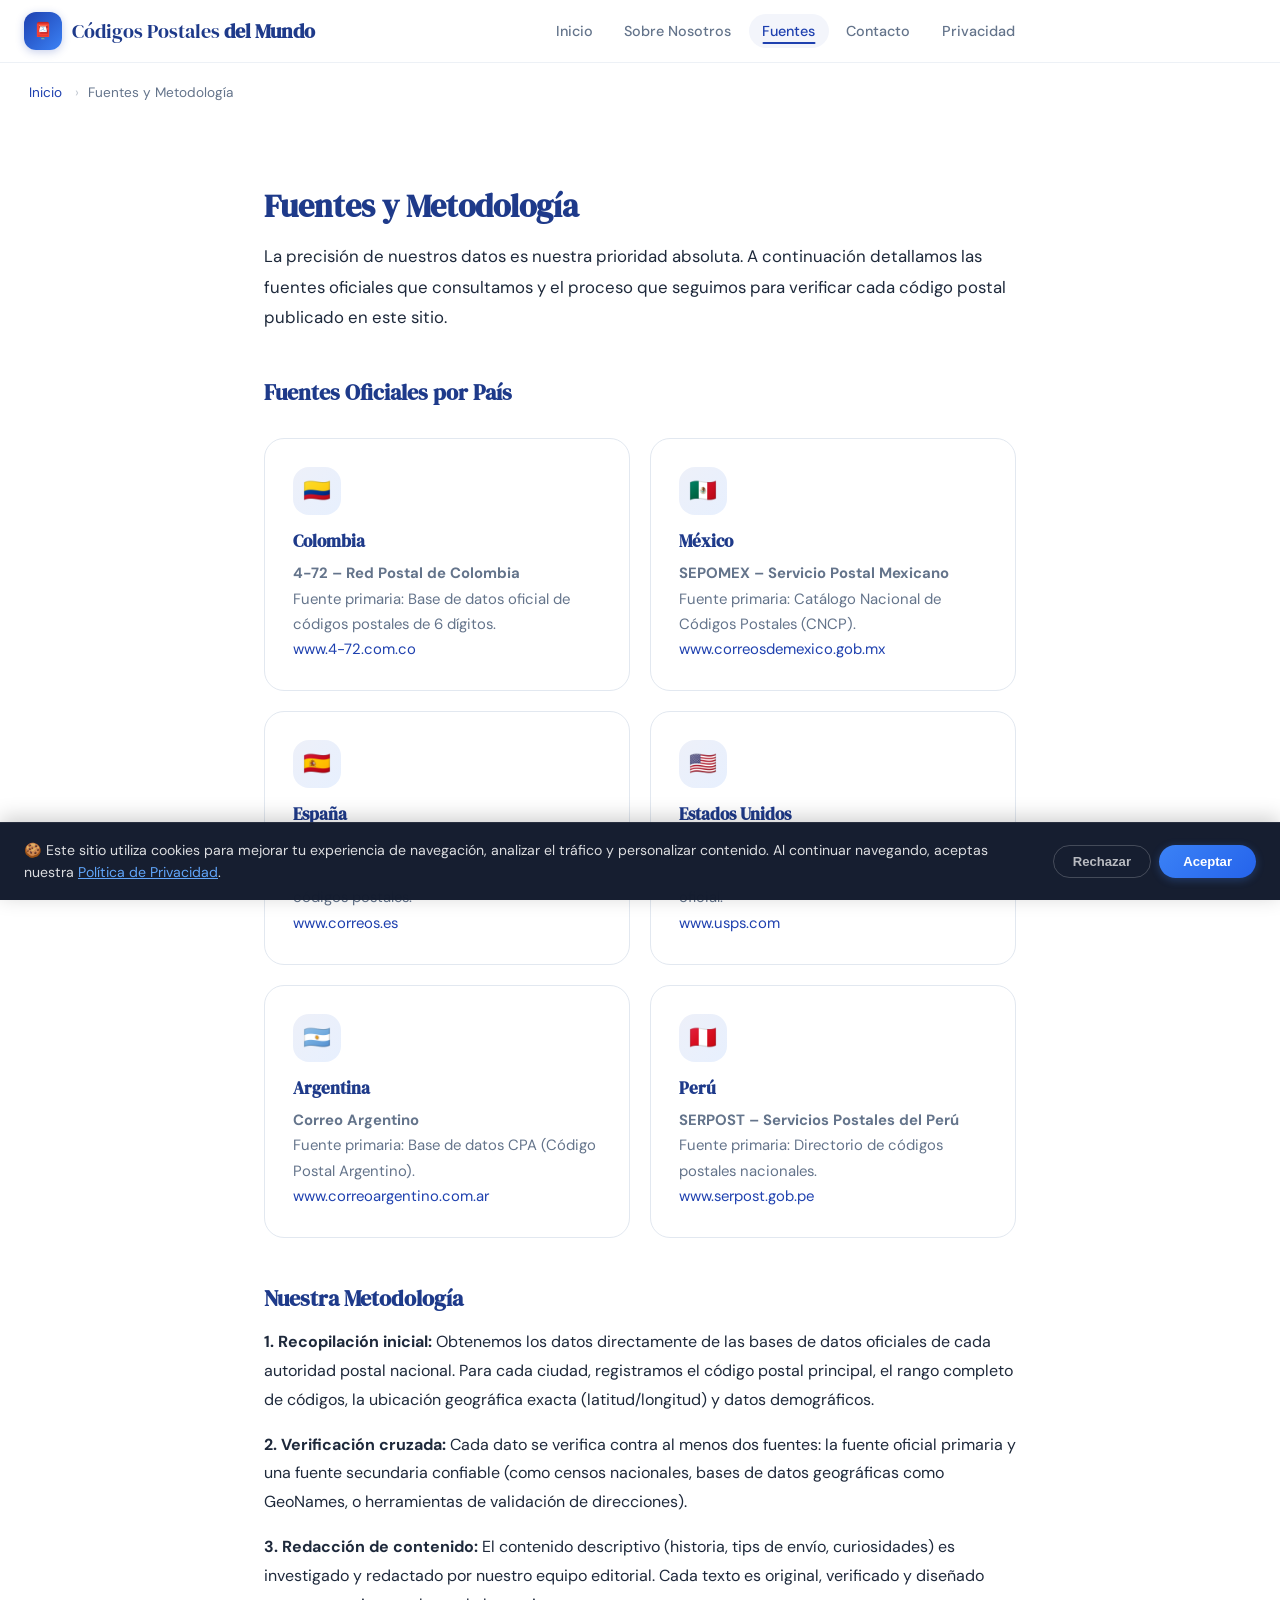
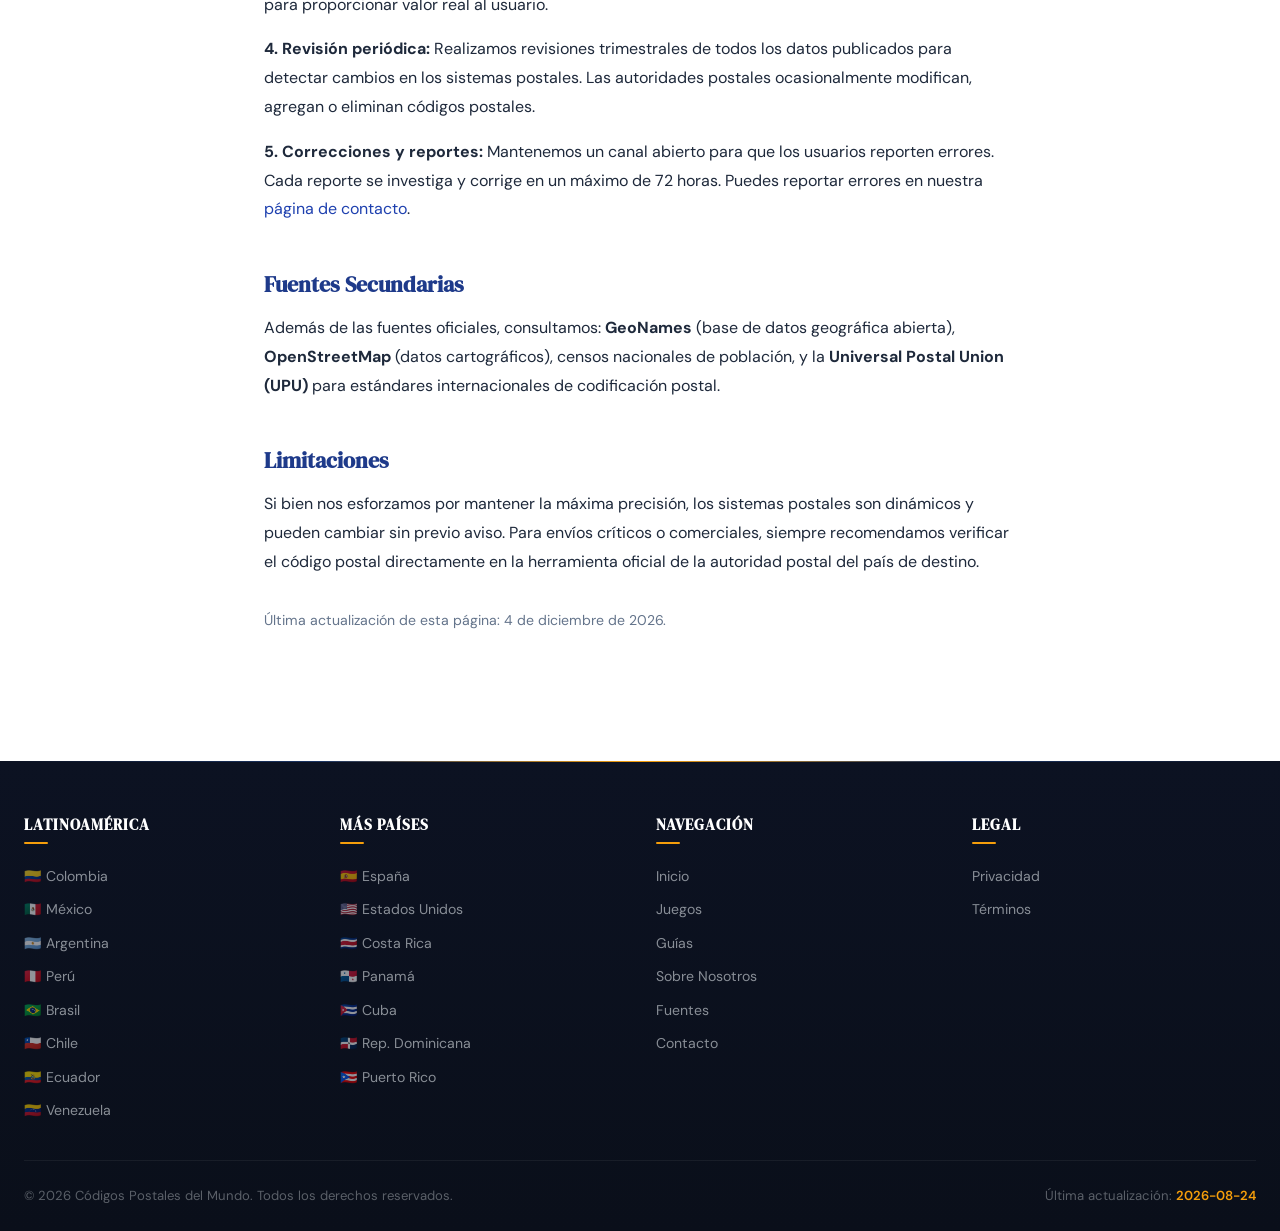
<file: metodologia.html>
<!DOCTYPE html>
<html lang="es" dir="ltr">
<head>
  <!-- Google AdSense -->
  <script async src="https://pagead2.googlesyndication.com/pagead/js/adsbygoogle.js?client=ca-pub-8119463267116717" crossorigin="anonymous"></script>
  <meta charset="UTF-8">
  <!-- Google Analytics -->
  <script async src="https://www.googletagmanager.com/gtag/js?id=G-MDRT6N8V77"></script>
  <script>
    window.dataLayer = window.dataLayer || [];
    function gtag(){dataLayer.push(arguments);}
    gtag('js', new Date());
    gtag('config', 'G-MDRT6N8V77');
  </script>
  <meta name="viewport" content="width=device-width, initial-scale=1.0">
  <title>Fuentes y Metodología – Códigos Postales del Mundo</title>
  <meta property="og:locale" content="es_LA">
  <meta property="og:type" content="website">
  <meta property="og:site_name" content="Códigos Postales del Mundo">
  <meta name="description" content="Conoce las fuentes oficiales y la metodología que usamos para verificar cada código postal publicado en nuestro directorio.">
  <link rel="canonical" href="https://www.codigospostalesdelmundo.com/metodologia.html">
  <meta property="og:url" content="https://www.codigospostalesdelmundo.com/metodologia.html">
  <meta name="robots" content="index, follow">
  <link rel="preconnect" href="https://fonts.googleapis.com" crossorigin>
  <link rel="preconnect" href="https://fonts.gstatic.com" crossorigin>
  <link href="https://fonts.googleapis.com/css2?family=DM+Sans:wght@400;500;600;700&family=DM+Serif+Display&family=JetBrains+Mono:wght@500;700&display=swap" rel="stylesheet">
  <link rel="stylesheet" href="css/style.css">
  <meta name="keywords" content="códigos postales, ZIP codes, postal codes, buscar código postal">
  </head>
<body>
  <a href="#main-content" class="skip-link">Saltar al contenido principal</a>
  <header class="site-header" role="banner">
    <nav class="nav-inner" aria-label="Navegación principal">
      <a href="index.html" class="logo"><span class="logo-icon">📮</span><span>Códigos Postales <strong>del Mundo</strong></span></a>
      <button id="menu-toggle" class="menu-toggle" aria-expanded="false" aria-controls="nav-links" aria-label="Menú">
        <svg width="24" height="24" viewBox="0 0 24 24" fill="none" stroke="currentColor" stroke-width="2" stroke-linecap="round"><line x1="3" y1="6" x2="21" y2="6"/><line x1="3" y1="12" x2="21" y2="12"/><line x1="3" y1="18" x2="21" y2="18"/></svg>
      </button>
      <ul id="nav-links" class="nav-links" role="menubar">
        <li role="none"><a href="index.html" role="menuitem">Inicio</a></li>
        <li role="none"><a href="about.html" role="menuitem">Sobre Nosotros</a></li>
        <li role="none"><a href="metodologia.html" role="menuitem" aria-current="page">Fuentes</a></li>
        <li role="none"><a href="contacto.html" role="menuitem">Contacto</a></li>
        <li role="none"><a href="privacidad.html" role="menuitem">Privacidad</a></li>
      </ul>
      <div id="nav-overlay" class="nav-overlay"></div>
    </nav>
  </header>

  <main id="main-content">
    <nav class="breadcrumbs" aria-label="Ruta de navegación">
      <a href="index.html">Inicio</a><span class="sep">›</span><span aria-current="page">Fuentes y Metodología</span>
    </nav>

    <article class="container py-8" style="max-width:800px">
      <h1 class="section-title">Fuentes y Metodología</h1>
      <p class="mt-2" style="font-size:1.05rem;line-height:1.8">
        La precisión de nuestros datos es nuestra prioridad absoluta. A continuación detallamos las fuentes oficiales que consultamos y el proceso que seguimos para verificar cada código postal publicado en este sitio.
      </p>

      <h2 class="section-title mt-6" style="font-size:1.35rem">Fuentes Oficiales por País</h2>

      <div class="info-grid mt-4">
        <div class="info-card">
          <div class="card-icon">🇨🇴</div>
          <h3>Colombia</h3>
          <p><strong>4-72 – Red Postal de Colombia</strong><br>Fuente primaria: Base de datos oficial de códigos postales de 6 dígitos.<br><a href="https://www.4-72.com.co" target="_blank" rel="noopener">www.4-72.com.co</a></p>
        </div>
        <div class="info-card">
          <div class="card-icon">🇲🇽</div>
          <h3>México</h3>
          <p><strong>SEPOMEX – Servicio Postal Mexicano</strong><br>Fuente primaria: Catálogo Nacional de Códigos Postales (CNCP).<br><a href="https://www.correosdemexico.gob.mx" target="_blank" rel="noopener">www.correosdemexico.gob.mx</a></p>
        </div>
        <div class="info-card">
          <div class="card-icon">🇪🇸</div>
          <h3>España</h3>
          <p><strong>Sociedad Estatal Correos y Telégrafos</strong><br>Fuente primaria: Callejero oficial con códigos postales.<br><a href="https://www.correos.es" target="_blank" rel="noopener">www.correos.es</a></p>
        </div>
        <div class="info-card">
          <div class="card-icon">🇺🇸</div>
          <h3>Estados Unidos</h3>
          <p><strong>USPS – United States Postal Service</strong><br>Fuente primaria: ZIP Code Lookup Tool oficial.<br><a href="https://www.usps.com" target="_blank" rel="noopener">www.usps.com</a></p>
        </div>
        <div class="info-card">
          <div class="card-icon">🇦🇷</div>
          <h3>Argentina</h3>
          <p><strong>Correo Argentino</strong><br>Fuente primaria: Base de datos CPA (Código Postal Argentino).<br><a href="https://www.correoargentino.com.ar" target="_blank" rel="noopener">www.correoargentino.com.ar</a></p>
        </div>
        <div class="info-card">
          <div class="card-icon">🇵🇪</div>
          <h3>Perú</h3>
          <p><strong>SERPOST – Servicios Postales del Perú</strong><br>Fuente primaria: Directorio de códigos postales nacionales.<br><a href="https://www.serpost.gob.pe" target="_blank" rel="noopener">www.serpost.gob.pe</a></p>
        </div>
      </div>

      <h2 class="section-title mt-6" style="font-size:1.35rem">Nuestra Metodología</h2>

      <div style="font-size:1rem;line-height:1.8;margin-top:1rem">
        <p><strong>1. Recopilación inicial:</strong> Obtenemos los datos directamente de las bases de datos oficiales de cada autoridad postal nacional. Para cada ciudad, registramos el código postal principal, el rango completo de códigos, la ubicación geográfica exacta (latitud/longitud) y datos demográficos.</p>

        <p class="mt-2"><strong>2. Verificación cruzada:</strong> Cada dato se verifica contra al menos dos fuentes: la fuente oficial primaria y una fuente secundaria confiable (como censos nacionales, bases de datos geográficas como GeoNames, o herramientas de validación de direcciones).</p>

        <p class="mt-2"><strong>3. Redacción de contenido:</strong> El contenido descriptivo (historia, tips de envío, curiosidades) es investigado y redactado por nuestro equipo editorial. Cada texto es original, verificado y diseñado para proporcionar valor real al usuario.</p>

        <p class="mt-2"><strong>4. Revisión periódica:</strong> Realizamos revisiones trimestrales de todos los datos publicados para detectar cambios en los sistemas postales. Las autoridades postales ocasionalmente modifican, agregan o eliminan códigos postales.</p>

        <p class="mt-2"><strong>5. Correcciones y reportes:</strong> Mantenemos un canal abierto para que los usuarios reporten errores. Cada reporte se investiga y corrige en un máximo de 72 horas. Puedes reportar errores en nuestra <a href="contacto.html">página de contacto</a>.</p>
      </div>

      <h2 class="section-title mt-6" style="font-size:1.35rem">Fuentes Secundarias</h2>
      <p class="mt-2" style="line-height:1.8">
        Además de las fuentes oficiales, consultamos: <strong>GeoNames</strong> (base de datos geográfica abierta), <strong>OpenStreetMap</strong> (datos cartográficos), censos nacionales de población, y la <strong>Universal Postal Union (UPU)</strong> para estándares internacionales de codificación postal.
      </p>

      <h2 class="section-title mt-6" style="font-size:1.35rem">Limitaciones</h2>
      <p class="mt-2" style="line-height:1.8">
        Si bien nos esforzamos por mantener la máxima precisión, los sistemas postales son dinámicos y pueden cambiar sin previo aviso. Para envíos críticos o comerciales, siempre recomendamos verificar el código postal directamente en la herramienta oficial de la autoridad postal del país de destino.
      </p>

      <p class="mt-4" style="font-size:.88rem;color:var(--color-text-muted)">
        Última actualización de esta página: <span class="auto-fecha"></span>.
      </p>
    </article>
  </main>

    <footer class="site-footer" role="contentinfo">
    <div class="footer-inner">
      <div class="footer-col">
        <h4>Latinoamérica</h4>
        <a href="country.html?id=colombia">🇨🇴 Colombia</a>
        <a href="country.html?id=mexico">🇲🇽 México</a>
        <a href="country.html?id=argentina">🇦🇷 Argentina</a>
        <a href="country.html?id=peru">🇵🇪 Perú</a>
        <a href="country.html?id=brasil">🇧🇷 Brasil</a>
        <a href="country.html?id=chile">🇨🇱 Chile</a>
        <a href="country.html?id=ecuador">🇪🇨 Ecuador</a>
        <a href="country.html?id=venezuela">🇻🇪 Venezuela</a>
      </div>
      <div class="footer-col">
        <h4>Más Países</h4>
        <a href="country.html?id=espana">🇪🇸 España</a>
        <a href="country.html?id=usa">🇺🇸 Estados Unidos</a>
        <a href="country.html?id=costa-rica">🇨🇷 Costa Rica</a>
        <a href="country.html?id=panama">🇵🇦 Panamá</a>
        <a href="country.html?id=cuba">🇨🇺 Cuba</a>
        <a href="country.html?id=republica-dominicana">🇩🇴 Rep. Dominicana</a>
        <a href="country.html?id=puerto-rico">🇵🇷 Puerto Rico</a>
      </div>
      <div class="footer-col">
        <h4>Navegación</h4>
        <a href="index.html">Inicio</a>
        <a href="juegos.html">Juegos</a>
        <a href="guias.html">Guías</a>
        <a href="about.html">Sobre Nosotros</a>
        <a href="metodologia.html">Fuentes</a>
        <a href="contacto.html">Contacto</a>
      </div>
      <div class="footer-col">
        <h4>Legal</h4>
        <a href="privacidad.html">Privacidad</a>
        <a href="terminos.html">Términos</a>
      </div>
    </div>
    <div class="footer-bottom">
      <p>&copy; 2026 Códigos Postales del Mundo. Todos los derechos reservados.</p>
      <p>Última actualización: <span class="update-date last-updated-date">2026-03-22</span></p>
    </div>
  </footer>
  <script src="js/script.js" defer></script>
  <!-- Cookie Banner -->
  <div id="cookie-banner" style="display:none;position:fixed;bottom:0;left:0;right:0;z-index:9999;background:rgba(15,23,42,.97);backdrop-filter:blur(12px);padding:1rem 1.5rem;box-shadow:0 -4px 20px rgba(0,0,0,.2);border-top:1px solid rgba(255,255,255,.08)">
    <div style="max-width:1280px;margin:0 auto;display:flex;align-items:center;justify-content:space-between;gap:1rem;flex-wrap:wrap">
      <p style="color:rgba(255,255,255,.85);font-size:.88rem;margin:0;flex:1;min-width:250px;line-height:1.6">🍪 Este sitio utiliza cookies para mejorar tu experiencia de navegación, analizar el tráfico y personalizar contenido. Al continuar navegando, aceptas nuestra <a href="privacidad.html" style="color:#60a5fa;text-decoration:underline">Política de Privacidad</a>.</p>
      <div style="display:flex;gap:.5rem;flex-shrink:0">
        <button onclick="document.getElementById('cookie-banner').style.display='none';localStorage.setItem('cookies-accepted','1')" style="padding:.5rem 1.2rem;border:1px solid rgba(255,255,255,.2);border-radius:99px;background:transparent;color:rgba(255,255,255,.7);cursor:pointer;font-size:.82rem;font-weight:600;transition:all .2s">Rechazar</button>
        <button onclick="document.getElementById('cookie-banner').style.display='none';localStorage.setItem('cookies-accepted','1')" style="padding:.5rem 1.5rem;border:none;border-radius:99px;background:linear-gradient(135deg,#3b82f6,#2563eb);color:#fff;cursor:pointer;font-size:.82rem;font-weight:700;transition:all .2s;box-shadow:0 2px 8px rgba(59,130,246,.3)">Aceptar</button>
      </div>
    </div>
  </div>
  <script>if(!localStorage.getItem("cookies-accepted"))document.getElementById("cookie-banner").style.display="block";</script>
  <script>
    (function(){
      var meses=["enero","febrero","marzo","abril","mayo","junio","julio","agosto","septiembre","octubre","noviembre","diciembre"];
      var h=new Date();
      var txt=h.getDate()+" de "+meses[h.getMonth()]+" de "+h.getFullYear();
      document.querySelectorAll(".auto-fecha").forEach(function(el){el.textContent=txt;});
    })();
  </script>
</body>
</html>
</file>
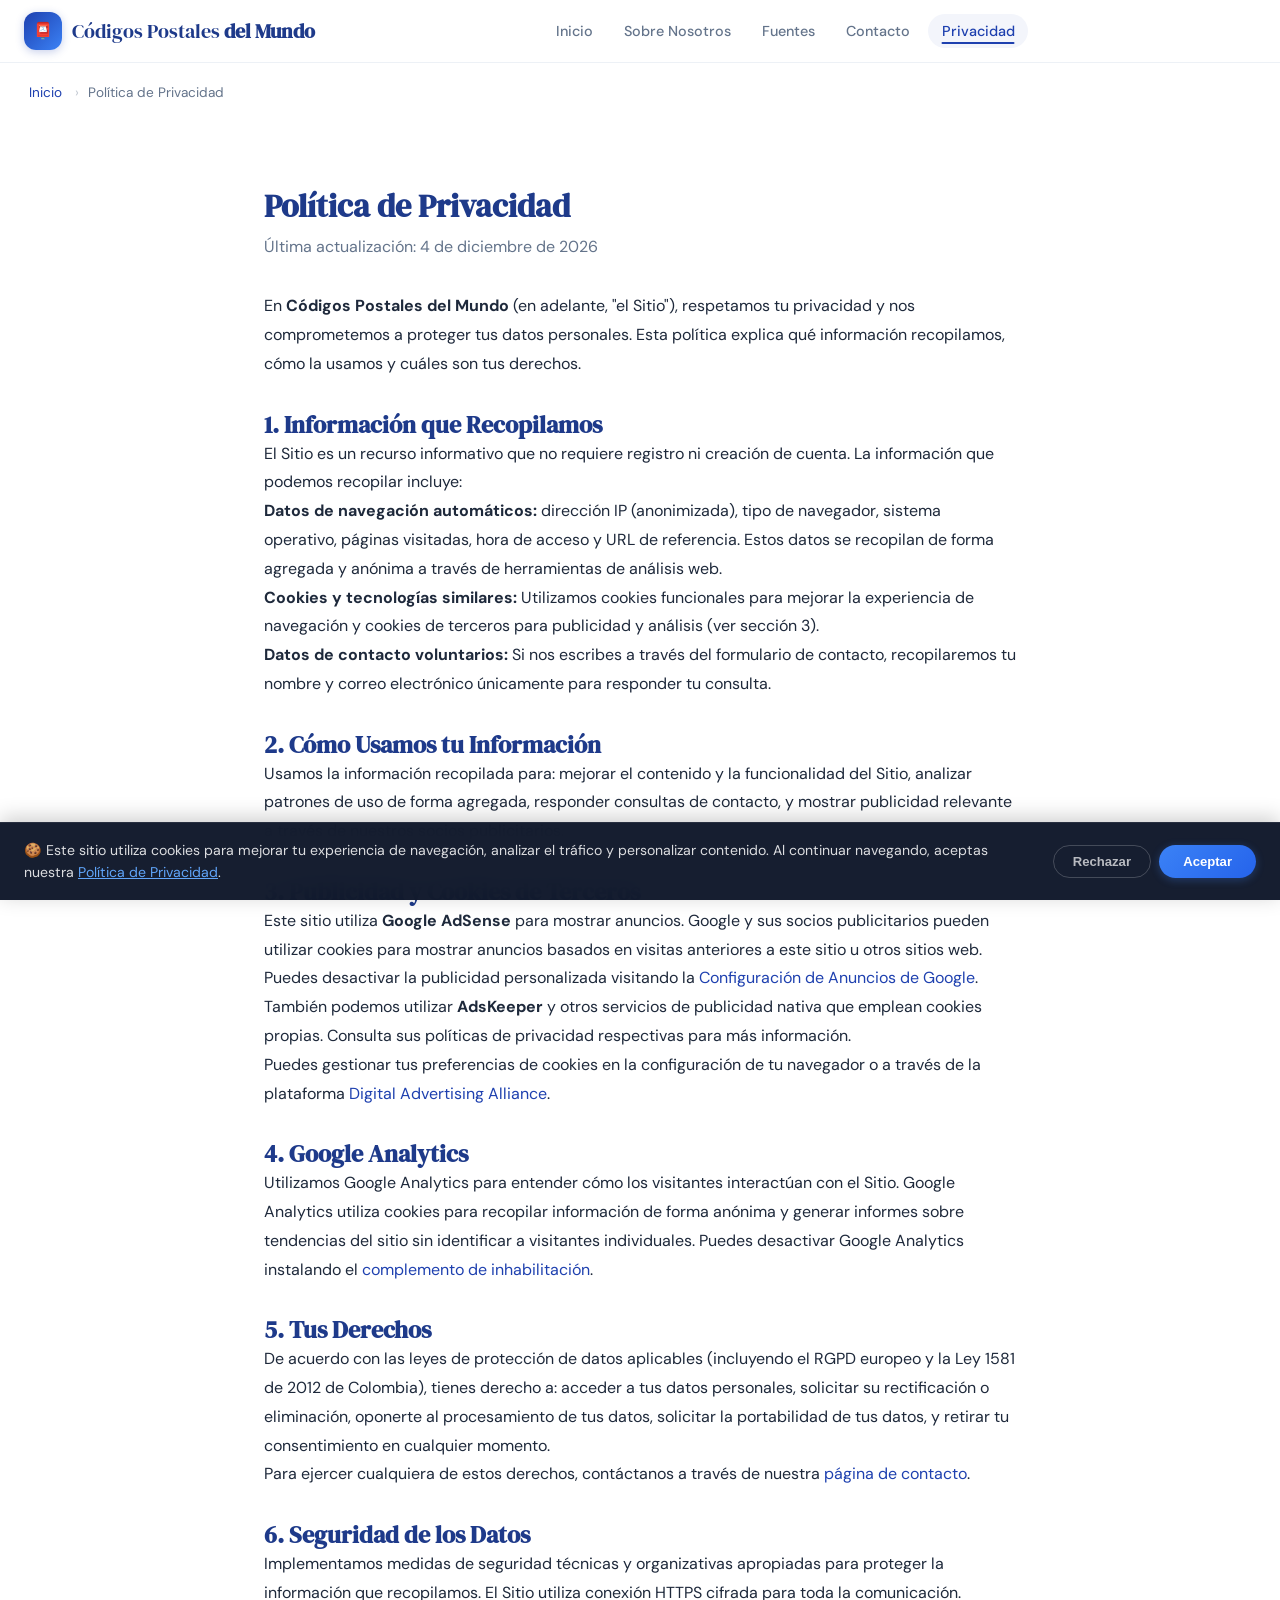
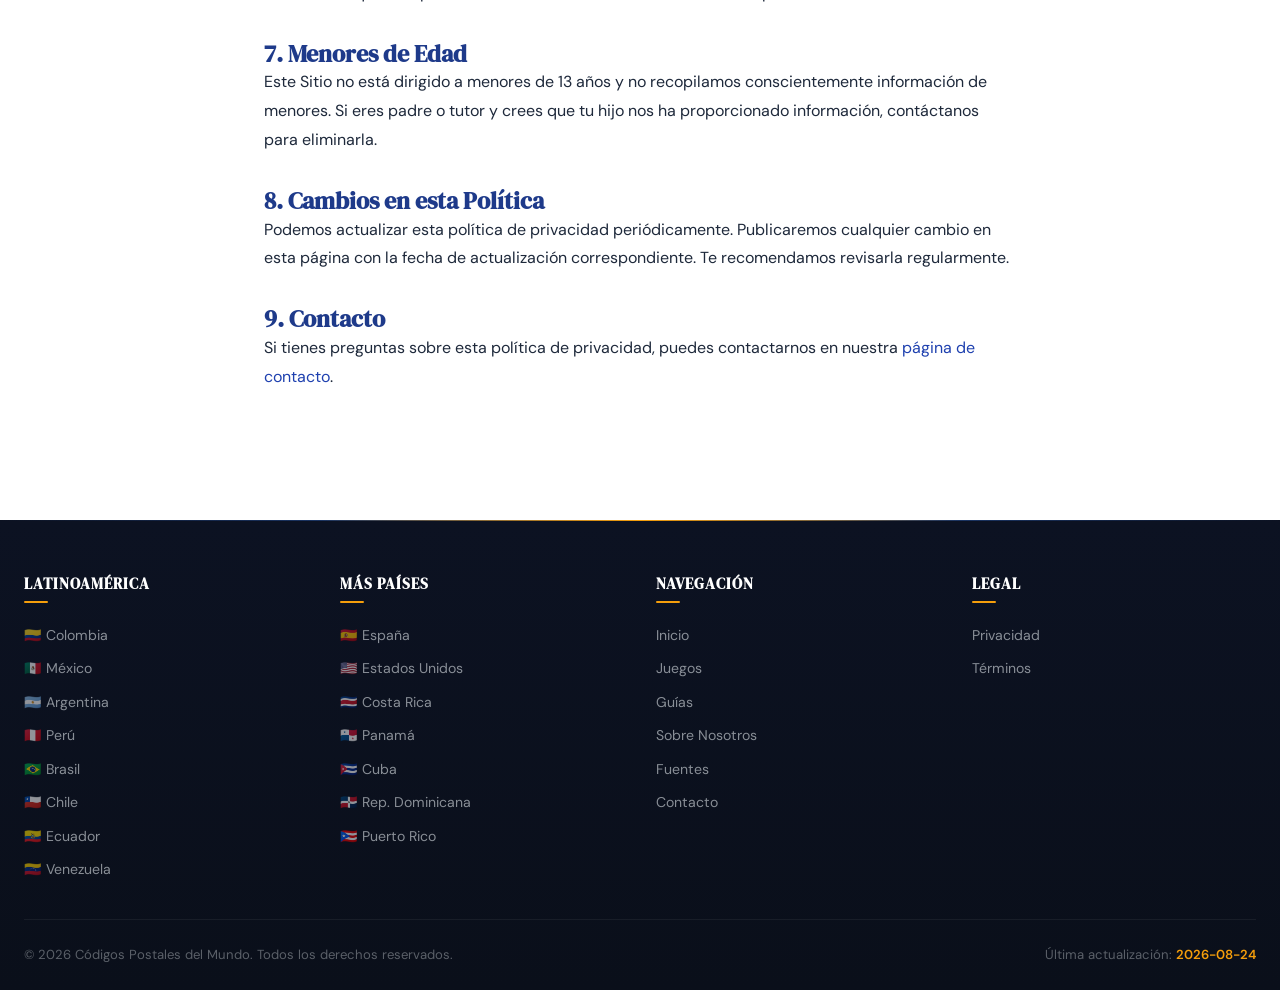
<file: privacidad.html>
<!DOCTYPE html>
<html lang="es" dir="ltr">
<head>
  <!-- Google AdSense -->
  <script async src="https://pagead2.googlesyndication.com/pagead/js/adsbygoogle.js?client=ca-pub-8119463267116717" crossorigin="anonymous"></script>
  <meta charset="UTF-8">
  <!-- Google Analytics -->
  <script async src="https://www.googletagmanager.com/gtag/js?id=G-MDRT6N8V77"></script>
  <script>
    window.dataLayer = window.dataLayer || [];
    function gtag(){dataLayer.push(arguments);}
    gtag('js', new Date());
    gtag('config', 'G-MDRT6N8V77');
  </script>
  <meta name="viewport" content="width=device-width, initial-scale=1.0">
  <title>Política de Privacidad – Códigos Postales del Mundo</title>
  <meta property="og:locale" content="es_LA">
  <meta property="og:type" content="website">
  <meta property="og:site_name" content="Códigos Postales del Mundo">
  <meta name="description" content="Política de privacidad de Códigos Postales del Mundo. Información sobre cookies, datos recopilados y derechos del usuario.">
  <link rel="canonical" href="https://www.codigospostalesdelmundo.com/privacidad.html">
  <meta property="og:url" content="https://www.codigospostalesdelmundo.com/privacidad.html">
  <meta name="robots" content="index, follow">
  <link rel="preconnect" href="https://fonts.googleapis.com" crossorigin>
  <link rel="preconnect" href="https://fonts.gstatic.com" crossorigin>
  <link href="https://fonts.googleapis.com/css2?family=DM+Sans:wght@400;500;600;700&family=DM+Serif+Display&family=JetBrains+Mono:wght@500;700&display=swap" rel="stylesheet">
  <link rel="stylesheet" href="css/style.css">
</head>
<body>
  <a href="#main-content" class="skip-link">Saltar al contenido principal</a>
  <header class="site-header" role="banner">
    <nav class="nav-inner" aria-label="Navegación principal">
      <a href="index.html" class="logo"><span class="logo-icon">📮</span><span>Códigos Postales <strong>del Mundo</strong></span></a>
      <button id="menu-toggle" class="menu-toggle" aria-expanded="false" aria-controls="nav-links" aria-label="Menú">
        <svg width="24" height="24" viewBox="0 0 24 24" fill="none" stroke="currentColor" stroke-width="2" stroke-linecap="round"><line x1="3" y1="6" x2="21" y2="6"/><line x1="3" y1="12" x2="21" y2="12"/><line x1="3" y1="18" x2="21" y2="18"/></svg>
      </button>
      <ul id="nav-links" class="nav-links" role="menubar">
        <li role="none"><a href="index.html" role="menuitem">Inicio</a></li>
        <li role="none"><a href="about.html" role="menuitem">Sobre Nosotros</a></li>
        <li role="none"><a href="metodologia.html" role="menuitem">Fuentes</a></li>
        <li role="none"><a href="contacto.html" role="menuitem">Contacto</a></li>
        <li role="none"><a href="privacidad.html" role="menuitem" aria-current="page">Privacidad</a></li>
      </ul>
      <div id="nav-overlay" class="nav-overlay"></div>
    </nav>
  </header>

  <main id="main-content">
    <nav class="breadcrumbs" aria-label="Ruta de navegación">
      <a href="index.html">Inicio</a><span class="sep">›</span><span aria-current="page">Política de Privacidad</span>
    </nav>

    <article class="container py-8" style="max-width:800px">
      <h1 class="section-title">Política de Privacidad</h1>
      <p style="color:var(--color-text-muted);margin-top:0.5rem">Última actualización: <span class="auto-fecha"></span></p>

      <div style="font-size:1rem;line-height:1.8;margin-top:2rem">
        <p>En <strong>Códigos Postales del Mundo</strong> (en adelante, "el Sitio"), respetamos tu privacidad y nos comprometemos a proteger tus datos personales. Esta política explica qué información recopilamos, cómo la usamos y cuáles son tus derechos.</p>

        <h2 style="margin-top:2rem">1. Información que Recopilamos</h2>
        <p>El Sitio es un recurso informativo que no requiere registro ni creación de cuenta. La información que podemos recopilar incluye:</p>
        <p><strong>Datos de navegación automáticos:</strong> dirección IP (anonimizada), tipo de navegador, sistema operativo, páginas visitadas, hora de acceso y URL de referencia. Estos datos se recopilan de forma agregada y anónima a través de herramientas de análisis web.</p>
        <p><strong>Cookies y tecnologías similares:</strong> Utilizamos cookies funcionales para mejorar la experiencia de navegación y cookies de terceros para publicidad y análisis (ver sección 3).</p>
        <p><strong>Datos de contacto voluntarios:</strong> Si nos escribes a través del formulario de contacto, recopilaremos tu nombre y correo electrónico únicamente para responder tu consulta.</p>

        <h2 style="margin-top:2rem">2. Cómo Usamos tu Información</h2>
        <p>Usamos la información recopilada para: mejorar el contenido y la funcionalidad del Sitio, analizar patrones de uso de forma agregada, responder consultas de contacto, y mostrar publicidad relevante a través de nuestros socios publicitarios.</p>

        <h2 style="margin-top:2rem">3. Publicidad y Cookies de Terceros</h2>
        <p>Este sitio utiliza <strong>Google AdSense</strong> para mostrar anuncios. Google y sus socios publicitarios pueden utilizar cookies para mostrar anuncios basados en visitas anteriores a este sitio u otros sitios web. Puedes desactivar la publicidad personalizada visitando la <a href="https://www.google.com/settings/ads" target="_blank" rel="noopener">Configuración de Anuncios de Google</a>.</p>
        <p>También podemos utilizar <strong>AdsKeeper</strong> y otros servicios de publicidad nativa que emplean cookies propias. Consulta sus políticas de privacidad respectivas para más información.</p>
        <p>Puedes gestionar tus preferencias de cookies en la configuración de tu navegador o a través de la plataforma <a href="https://www.aboutads.info/choices/" target="_blank" rel="noopener">Digital Advertising Alliance</a>.</p>

        <h2 style="margin-top:2rem">4. Google Analytics</h2>
        <p>Utilizamos Google Analytics para entender cómo los visitantes interactúan con el Sitio. Google Analytics utiliza cookies para recopilar información de forma anónima y generar informes sobre tendencias del sitio sin identificar a visitantes individuales. Puedes desactivar Google Analytics instalando el <a href="https://tools.google.com/dlpage/gaoptout" target="_blank" rel="noopener">complemento de inhabilitación</a>.</p>

        <h2 style="margin-top:2rem">5. Tus Derechos</h2>
        <p>De acuerdo con las leyes de protección de datos aplicables (incluyendo el RGPD europeo y la Ley 1581 de 2012 de Colombia), tienes derecho a: acceder a tus datos personales, solicitar su rectificación o eliminación, oponerte al procesamiento de tus datos, solicitar la portabilidad de tus datos, y retirar tu consentimiento en cualquier momento.</p>
        <p>Para ejercer cualquiera de estos derechos, contáctanos a través de nuestra <a href="contacto.html">página de contacto</a>.</p>

        <h2 style="margin-top:2rem">6. Seguridad de los Datos</h2>
        <p>Implementamos medidas de seguridad técnicas y organizativas apropiadas para proteger la información que recopilamos. El Sitio utiliza conexión HTTPS cifrada para toda la comunicación.</p>

        <h2 style="margin-top:2rem">7. Menores de Edad</h2>
        <p>Este Sitio no está dirigido a menores de 13 años y no recopilamos conscientemente información de menores. Si eres padre o tutor y crees que tu hijo nos ha proporcionado información, contáctanos para eliminarla.</p>

        <h2 style="margin-top:2rem">8. Cambios en esta Política</h2>
        <p>Podemos actualizar esta política de privacidad periódicamente. Publicaremos cualquier cambio en esta página con la fecha de actualización correspondiente. Te recomendamos revisarla regularmente.</p>

        <h2 style="margin-top:2rem">9. Contacto</h2>
        <p>Si tienes preguntas sobre esta política de privacidad, puedes contactarnos en nuestra <a href="contacto.html">página de contacto</a>.</p>
      </div>
    </article>
  </main>

    <footer class="site-footer" role="contentinfo">
    <div class="footer-inner">
      <div class="footer-col">
        <h4>Latinoamérica</h4>
        <a href="country.html?id=colombia">🇨🇴 Colombia</a>
        <a href="country.html?id=mexico">🇲🇽 México</a>
        <a href="country.html?id=argentina">🇦🇷 Argentina</a>
        <a href="country.html?id=peru">🇵🇪 Perú</a>
        <a href="country.html?id=brasil">🇧🇷 Brasil</a>
        <a href="country.html?id=chile">🇨🇱 Chile</a>
        <a href="country.html?id=ecuador">🇪🇨 Ecuador</a>
        <a href="country.html?id=venezuela">🇻🇪 Venezuela</a>
      </div>
      <div class="footer-col">
        <h4>Más Países</h4>
        <a href="country.html?id=espana">🇪🇸 España</a>
        <a href="country.html?id=usa">🇺🇸 Estados Unidos</a>
        <a href="country.html?id=costa-rica">🇨🇷 Costa Rica</a>
        <a href="country.html?id=panama">🇵🇦 Panamá</a>
        <a href="country.html?id=cuba">🇨🇺 Cuba</a>
        <a href="country.html?id=republica-dominicana">🇩🇴 Rep. Dominicana</a>
        <a href="country.html?id=puerto-rico">🇵🇷 Puerto Rico</a>
      </div>
      <div class="footer-col">
        <h4>Navegación</h4>
        <a href="index.html">Inicio</a>
        <a href="juegos.html">Juegos</a>
        <a href="guias.html">Guías</a>
        <a href="about.html">Sobre Nosotros</a>
        <a href="metodologia.html">Fuentes</a>
        <a href="contacto.html">Contacto</a>
      </div>
      <div class="footer-col">
        <h4>Legal</h4>
        <a href="privacidad.html">Privacidad</a>
        <a href="terminos.html">Términos</a>
      </div>
    </div>
    <div class="footer-bottom">
      <p>&copy; 2026 Códigos Postales del Mundo. Todos los derechos reservados.</p>
      <p>Última actualización: <span class="update-date last-updated-date">2026-03-22</span></p>
    </div>
  </footer>
  <script src="js/script.js" defer></script>
  <!-- Cookie Banner -->
  <div id="cookie-banner" style="display:none;position:fixed;bottom:0;left:0;right:0;z-index:9999;background:rgba(15,23,42,.97);backdrop-filter:blur(12px);padding:1rem 1.5rem;box-shadow:0 -4px 20px rgba(0,0,0,.2);border-top:1px solid rgba(255,255,255,.08)">
    <div style="max-width:1280px;margin:0 auto;display:flex;align-items:center;justify-content:space-between;gap:1rem;flex-wrap:wrap">
      <p style="color:rgba(255,255,255,.85);font-size:.88rem;margin:0;flex:1;min-width:250px;line-height:1.6">🍪 Este sitio utiliza cookies para mejorar tu experiencia de navegación, analizar el tráfico y personalizar contenido. Al continuar navegando, aceptas nuestra <a href="privacidad.html" style="color:#60a5fa;text-decoration:underline">Política de Privacidad</a>.</p>
      <div style="display:flex;gap:.5rem;flex-shrink:0">
        <button onclick="document.getElementById('cookie-banner').style.display='none';localStorage.setItem('cookies-accepted','1')" style="padding:.5rem 1.2rem;border:1px solid rgba(255,255,255,.2);border-radius:99px;background:transparent;color:rgba(255,255,255,.7);cursor:pointer;font-size:.82rem;font-weight:600;transition:all .2s">Rechazar</button>
        <button onclick="document.getElementById('cookie-banner').style.display='none';localStorage.setItem('cookies-accepted','1')" style="padding:.5rem 1.5rem;border:none;border-radius:99px;background:linear-gradient(135deg,#3b82f6,#2563eb);color:#fff;cursor:pointer;font-size:.82rem;font-weight:700;transition:all .2s;box-shadow:0 2px 8px rgba(59,130,246,.3)">Aceptar</button>
      </div>
    </div>
  </div>
  <script>if(!localStorage.getItem("cookies-accepted"))document.getElementById("cookie-banner").style.display="block";</script>
  <script>
    (function(){
      var meses=["enero","febrero","marzo","abril","mayo","junio","julio","agosto","septiembre","octubre","noviembre","diciembre"];
      var h=new Date();
      var txt=h.getDate()+" de "+meses[h.getMonth()]+" de "+h.getFullYear();
      document.querySelectorAll(".auto-fecha").forEach(function(el){el.textContent=txt;});
    })();
  </script>
</body>
</html>
</file>
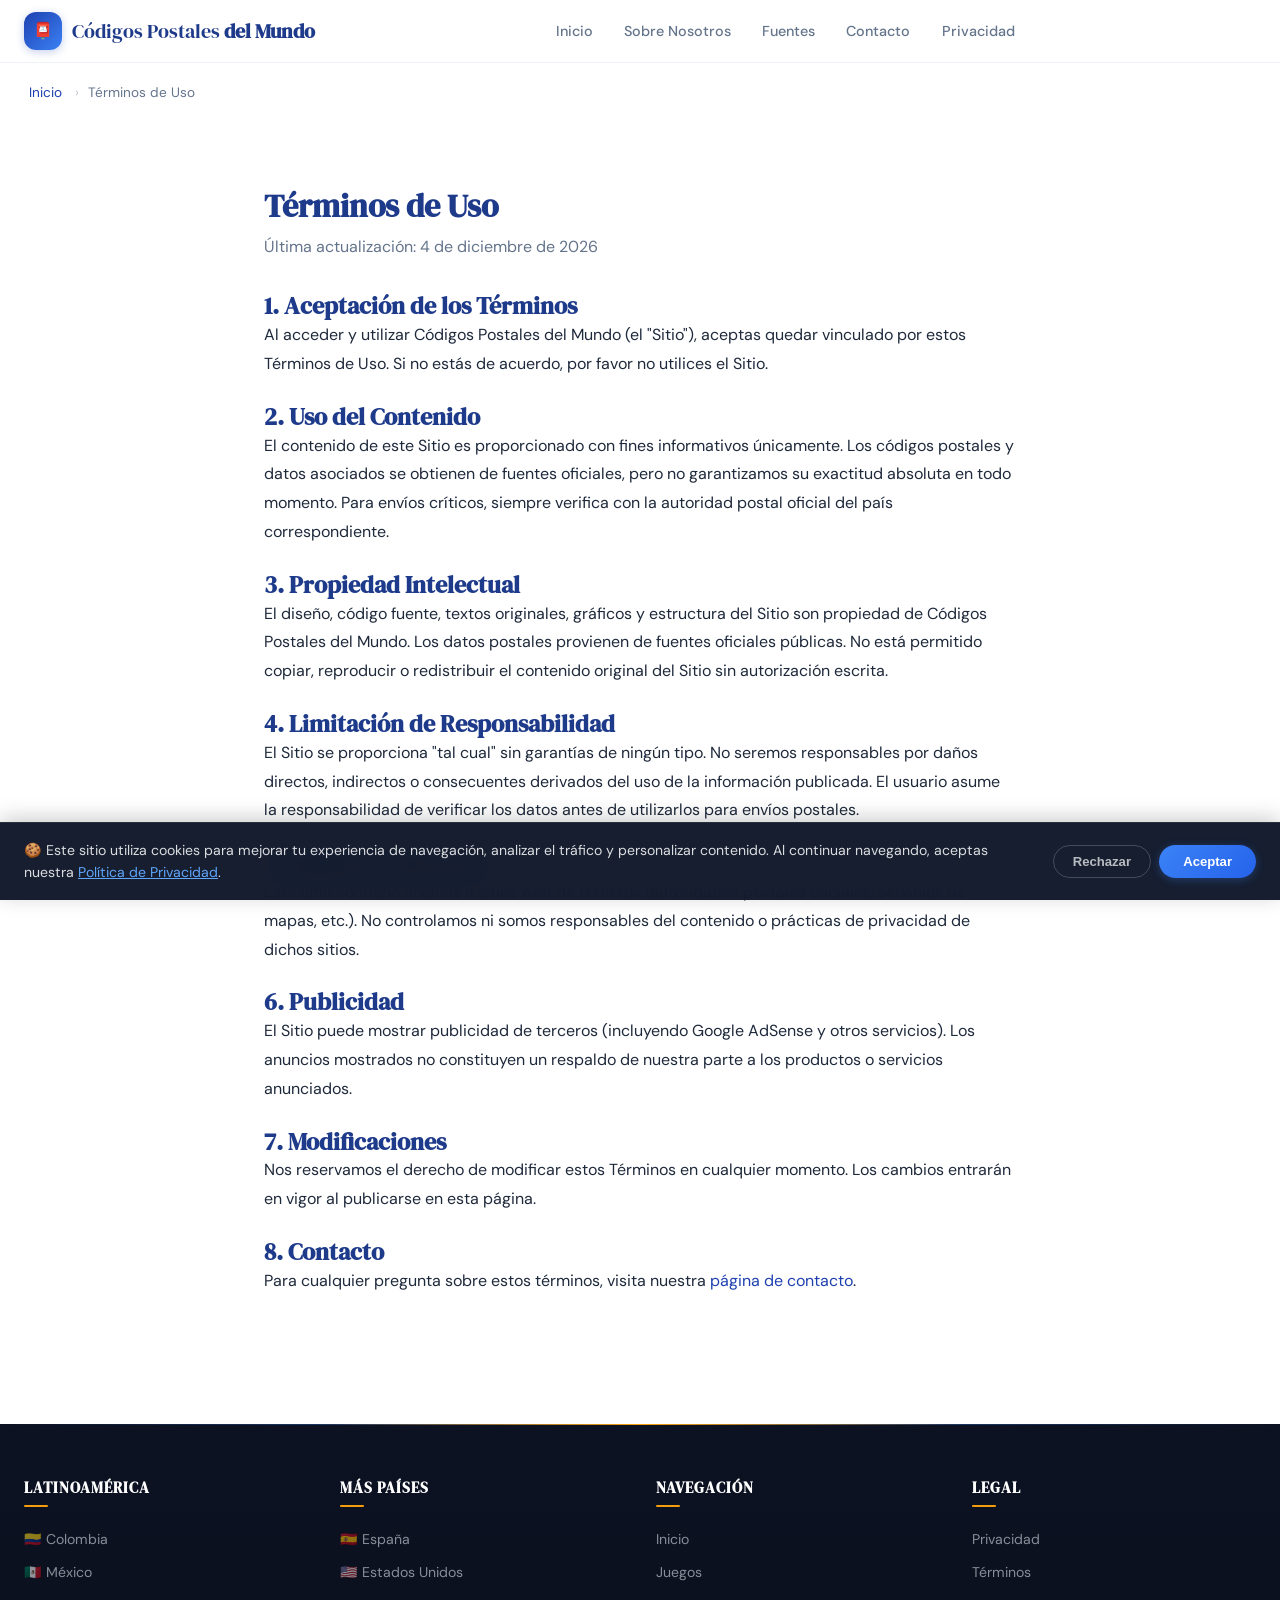
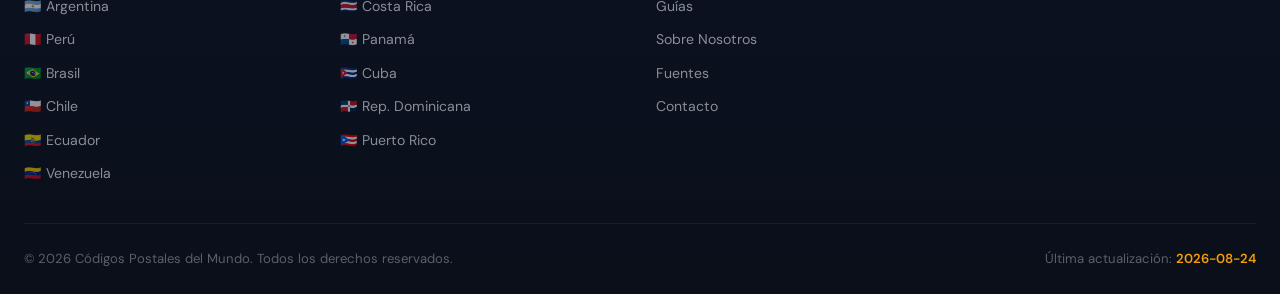
<file: terminos.html>
<!DOCTYPE html>
<html lang="es" dir="ltr">
<head>
  <!-- Google AdSense -->
  <script async src="https://pagead2.googlesyndication.com/pagead/js/adsbygoogle.js?client=ca-pub-8119463267116717" crossorigin="anonymous"></script>
  <meta charset="UTF-8">
  <!-- Google Analytics -->
  <script async src="https://www.googletagmanager.com/gtag/js?id=G-MDRT6N8V77"></script>
  <script>
    window.dataLayer = window.dataLayer || [];
    function gtag(){dataLayer.push(arguments);}
    gtag('js', new Date());
    gtag('config', 'G-MDRT6N8V77');
  </script>
  <meta name="viewport" content="width=device-width, initial-scale=1.0">
  <title>Términos de Uso – Códigos Postales del Mundo</title>
  <meta property="og:locale" content="es_LA">
  <meta property="og:type" content="website">
  <meta property="og:site_name" content="Códigos Postales del Mundo">
  <meta name="description" content="Términos y condiciones de uso del sitio Códigos Postales del Mundo.">
  <link rel="canonical" href="https://www.codigospostalesdelmundo.com/terminos.html">
  <meta property="og:url" content="https://www.codigospostalesdelmundo.com/terminos.html">
  <meta name="robots" content="index, follow">
  <link rel="preconnect" href="https://fonts.googleapis.com" crossorigin>
  <link rel="preconnect" href="https://fonts.gstatic.com" crossorigin>
  <link href="https://fonts.googleapis.com/css2?family=DM+Sans:wght@400;500;600;700&family=DM+Serif+Display&family=JetBrains+Mono:wght@500;700&display=swap" rel="stylesheet">
  <link rel="stylesheet" href="css/style.css">
</head>
<body>
  <a href="#main-content" class="skip-link">Saltar al contenido principal</a>
  <header class="site-header" role="banner">
    <nav class="nav-inner" aria-label="Navegación principal">
      <a href="index.html" class="logo"><span class="logo-icon">📮</span><span>Códigos Postales <strong>del Mundo</strong></span></a>
      <button id="menu-toggle" class="menu-toggle" aria-expanded="false" aria-controls="nav-links" aria-label="Menú">
        <svg width="24" height="24" viewBox="0 0 24 24" fill="none" stroke="currentColor" stroke-width="2" stroke-linecap="round"><line x1="3" y1="6" x2="21" y2="6"/><line x1="3" y1="12" x2="21" y2="12"/><line x1="3" y1="18" x2="21" y2="18"/></svg>
      </button>
      <ul id="nav-links" class="nav-links" role="menubar">
        <li role="none"><a href="index.html" role="menuitem">Inicio</a></li>
        <li role="none"><a href="about.html" role="menuitem">Sobre Nosotros</a></li>
        <li role="none"><a href="metodologia.html" role="menuitem">Fuentes</a></li>
        <li role="none"><a href="contacto.html" role="menuitem">Contacto</a></li>
        <li role="none"><a href="privacidad.html" role="menuitem">Privacidad</a></li>
      </ul>
      <div id="nav-overlay" class="nav-overlay"></div>
    </nav>
  </header>

  <main id="main-content">
    <nav class="breadcrumbs" aria-label="Ruta de navegación">
      <a href="index.html">Inicio</a><span class="sep">›</span><span aria-current="page">Términos de Uso</span>
    </nav>

    <article class="container py-8" style="max-width:800px">
      <h1 class="section-title">Términos de Uso</h1>
      <p style="color:var(--color-text-muted);margin-top:0.5rem">Última actualización: <span class="auto-fecha"></span></p>

      <div style="font-size:1rem;line-height:1.8;margin-top:2rem">
        <h2 style="margin-top:1.5rem">1. Aceptación de los Términos</h2>
        <p>Al acceder y utilizar Códigos Postales del Mundo (el "Sitio"), aceptas quedar vinculado por estos Términos de Uso. Si no estás de acuerdo, por favor no utilices el Sitio.</p>

        <h2 style="margin-top:1.5rem">2. Uso del Contenido</h2>
        <p>El contenido de este Sitio es proporcionado con fines informativos únicamente. Los códigos postales y datos asociados se obtienen de fuentes oficiales, pero no garantizamos su exactitud absoluta en todo momento. Para envíos críticos, siempre verifica con la autoridad postal oficial del país correspondiente.</p>

        <h2 style="margin-top:1.5rem">3. Propiedad Intelectual</h2>
        <p>El diseño, código fuente, textos originales, gráficos y estructura del Sitio son propiedad de Códigos Postales del Mundo. Los datos postales provienen de fuentes oficiales públicas. No está permitido copiar, reproducir o redistribuir el contenido original del Sitio sin autorización escrita.</p>

        <h2 style="margin-top:1.5rem">4. Limitación de Responsabilidad</h2>
        <p>El Sitio se proporciona "tal cual" sin garantías de ningún tipo. No seremos responsables por daños directos, indirectos o consecuentes derivados del uso de la información publicada. El usuario asume la responsabilidad de verificar los datos antes de utilizarlos para envíos postales.</p>

        <h2 style="margin-top:1.5rem">5. Enlaces a Terceros</h2>
        <p>Este Sitio contiene enlaces a sitios web de terceros (autoridades postales oficiales, servicios de mapas, etc.). No controlamos ni somos responsables del contenido o prácticas de privacidad de dichos sitios.</p>

        <h2 style="margin-top:1.5rem">6. Publicidad</h2>
        <p>El Sitio puede mostrar publicidad de terceros (incluyendo Google AdSense y otros servicios). Los anuncios mostrados no constituyen un respaldo de nuestra parte a los productos o servicios anunciados.</p>

        <h2 style="margin-top:1.5rem">7. Modificaciones</h2>
        <p>Nos reservamos el derecho de modificar estos Términos en cualquier momento. Los cambios entrarán en vigor al publicarse en esta página.</p>

        <h2 style="margin-top:1.5rem">8. Contacto</h2>
        <p>Para cualquier pregunta sobre estos términos, visita nuestra <a href="contacto.html">página de contacto</a>.</p>
      </div>
    </article>
  </main>

    <footer class="site-footer" role="contentinfo">
    <div class="footer-inner">
      <div class="footer-col">
        <h4>Latinoamérica</h4>
        <a href="country.html?id=colombia">🇨🇴 Colombia</a>
        <a href="country.html?id=mexico">🇲🇽 México</a>
        <a href="country.html?id=argentina">🇦🇷 Argentina</a>
        <a href="country.html?id=peru">🇵🇪 Perú</a>
        <a href="country.html?id=brasil">🇧🇷 Brasil</a>
        <a href="country.html?id=chile">🇨🇱 Chile</a>
        <a href="country.html?id=ecuador">🇪🇨 Ecuador</a>
        <a href="country.html?id=venezuela">🇻🇪 Venezuela</a>
      </div>
      <div class="footer-col">
        <h4>Más Países</h4>
        <a href="country.html?id=espana">🇪🇸 España</a>
        <a href="country.html?id=usa">🇺🇸 Estados Unidos</a>
        <a href="country.html?id=costa-rica">🇨🇷 Costa Rica</a>
        <a href="country.html?id=panama">🇵🇦 Panamá</a>
        <a href="country.html?id=cuba">🇨🇺 Cuba</a>
        <a href="country.html?id=republica-dominicana">🇩🇴 Rep. Dominicana</a>
        <a href="country.html?id=puerto-rico">🇵🇷 Puerto Rico</a>
      </div>
      <div class="footer-col">
        <h4>Navegación</h4>
        <a href="index.html">Inicio</a>
        <a href="juegos.html">Juegos</a>
        <a href="guias.html">Guías</a>
        <a href="about.html">Sobre Nosotros</a>
        <a href="metodologia.html">Fuentes</a>
        <a href="contacto.html">Contacto</a>
      </div>
      <div class="footer-col">
        <h4>Legal</h4>
        <a href="privacidad.html">Privacidad</a>
        <a href="terminos.html">Términos</a>
      </div>
    </div>
    <div class="footer-bottom">
      <p>&copy; 2026 Códigos Postales del Mundo. Todos los derechos reservados.</p>
      <p>Última actualización: <span class="update-date last-updated-date">2026-03-22</span></p>
    </div>
  </footer>
  <script src="js/script.js" defer></script>
  <!-- Cookie Banner -->
  <div id="cookie-banner" style="display:none;position:fixed;bottom:0;left:0;right:0;z-index:9999;background:rgba(15,23,42,.97);backdrop-filter:blur(12px);padding:1rem 1.5rem;box-shadow:0 -4px 20px rgba(0,0,0,.2);border-top:1px solid rgba(255,255,255,.08)">
    <div style="max-width:1280px;margin:0 auto;display:flex;align-items:center;justify-content:space-between;gap:1rem;flex-wrap:wrap">
      <p style="color:rgba(255,255,255,.85);font-size:.88rem;margin:0;flex:1;min-width:250px;line-height:1.6">🍪 Este sitio utiliza cookies para mejorar tu experiencia de navegación, analizar el tráfico y personalizar contenido. Al continuar navegando, aceptas nuestra <a href="privacidad.html" style="color:#60a5fa;text-decoration:underline">Política de Privacidad</a>.</p>
      <div style="display:flex;gap:.5rem;flex-shrink:0">
        <button onclick="document.getElementById('cookie-banner').style.display='none';localStorage.setItem('cookies-accepted','1')" style="padding:.5rem 1.2rem;border:1px solid rgba(255,255,255,.2);border-radius:99px;background:transparent;color:rgba(255,255,255,.7);cursor:pointer;font-size:.82rem;font-weight:600;transition:all .2s">Rechazar</button>
        <button onclick="document.getElementById('cookie-banner').style.display='none';localStorage.setItem('cookies-accepted','1')" style="padding:.5rem 1.5rem;border:none;border-radius:99px;background:linear-gradient(135deg,#3b82f6,#2563eb);color:#fff;cursor:pointer;font-size:.82rem;font-weight:700;transition:all .2s;box-shadow:0 2px 8px rgba(59,130,246,.3)">Aceptar</button>
      </div>
    </div>
  </div>
  <script>if(!localStorage.getItem("cookies-accepted"))document.getElementById("cookie-banner").style.display="block";</script>
  <script>
    (function(){
      var meses=["enero","febrero","marzo","abril","mayo","junio","julio","agosto","septiembre","octubre","noviembre","diciembre"];
      var h=new Date();
      var txt=h.getDate()+" de "+meses[h.getMonth()]+" de "+h.getFullYear();
      document.querySelectorAll(".auto-fecha").forEach(function(el){el.textContent=txt;});
    })();
  </script>
</body>
</html>
</file>
<file: css/style.css>
/* ==========================================================================
   Códigos Postales del Mundo – v2.0 PREMIUM
   Modern animations, glassmorphism, micro-interactions
   ========================================================================== */

:root {
  --color-primary: #1e40af;
  --color-primary-dark: #1e3a8a;
  --color-primary-light: #3b82f6;
  --color-accent: #f59e0b;
  --color-accent-hover: #d97706;
  --color-accent-glow: rgba(245,158,11,.25);
  --color-surface: #ffffff;
  --color-surface-alt: #f8fafc;
  --color-surface-dark: #0c1222;
  --color-text: #1e293b;
  --color-text-muted: #64748b;
  --color-text-light: #f1f5f9;
  --color-border: #e2e8f0;
  --color-success: #10b981;
  --color-error: #ef4444;
  --shadow-sm: 0 1px 2px rgba(0,0,0,.05);
  --shadow-md: 0 4px 6px -1px rgba(0,0,0,.07),0 2px 4px -2px rgba(0,0,0,.05);
  --shadow-lg: 0 10px 25px -5px rgba(0,0,0,.1),0 4px 10px -4px rgba(0,0,0,.06);
  --shadow-xl: 0 20px 40px -8px rgba(0,0,0,.12),0 8px 16px -6px rgba(0,0,0,.06);
  --shadow-card-hover: 0 20px 40px -12px rgba(30,64,175,.18),0 0 0 1px rgba(59,130,246,.1);
  --radius-sm: .5rem; --radius-md: .75rem; --radius-lg: 1rem;
  --radius-xl: 1.25rem; --radius-2xl: 1.5rem; --radius-full: 9999px;
  --font-display: 'DM Serif Display',Georgia,serif;
  --font-body: 'DM Sans',system-ui,sans-serif;
  --font-mono: 'JetBrains Mono',monospace;
  --transition-fast: 150ms cubic-bezier(.4,0,.2,1);
  --transition-base: 300ms cubic-bezier(.4,0,.2,1);
  --transition-slow: 500ms cubic-bezier(.4,0,.2,1);
  --transition-bounce: 500ms cubic-bezier(.34,1.56,.64,1);
}

/* --- Animations --- */
@keyframes fadeInUp { from{opacity:0;transform:translateY(30px)} to{opacity:1;transform:translateY(0)} }
@keyframes fadeInDown { from{opacity:0;transform:translateY(-20px)} to{opacity:1;transform:translateY(0)} }
@keyframes fadeIn { from{opacity:0} to{opacity:1} }
@keyframes scaleIn { from{opacity:0;transform:scale(.92)} to{opacity:1;transform:scale(1)} }
@keyframes gradient-shift { 0%{background-position:0% 50%} 50%{background-position:100% 50%} 100%{background-position:0% 50%} }
@keyframes particle-float { 0%,100%{transform:translate(0,0) rotate(0);opacity:.12} 25%{transform:translate(10px,-20px) rotate(90deg);opacity:.2} 50%{transform:translate(-5px,-40px) rotate(180deg);opacity:.12} 75%{transform:translate(15px,-20px) rotate(270deg);opacity:.18} }
@keyframes float { 0%,100%{transform:translateY(0)} 50%{transform:translateY(-8px)} }
@keyframes pulse-glow { 0%,100%{box-shadow:0 0 0 0 rgba(245,158,11,.3)} 50%{box-shadow:0 0 20px 4px rgba(245,158,11,.15)} }

/* --- Reset --- */
*,*::before,*::after { box-sizing:border-box; margin:0; padding:0; }
html { scroll-behavior:smooth; font-size:16px; }
body { font-family:var(--font-body); color:var(--color-text); background:var(--color-surface); line-height:1.7; -webkit-font-smoothing:antialiased; overflow-x:hidden; }
h1,h2,h3,h4 { font-family:var(--font-display); line-height:1.2; color:var(--color-primary-dark); }
a { color:var(--color-primary); text-decoration:none; transition:color var(--transition-fast); }
a:hover { color:var(--color-primary-light); }
a:focus-visible { outline:3px solid var(--color-accent); outline-offset:2px; border-radius:var(--radius-sm); }
img { max-width:100%; height:auto; display:block; }

/* --- Skip Link --- */
.skip-link { position:absolute; top:-100%; left:1rem; padding:.75rem 1.5rem; background:var(--color-primary); color:#fff; font-weight:700; border-radius:0 0 var(--radius-md) var(--radius-md); z-index:9999; transition:top var(--transition-fast); }
.skip-link:focus { top:0; }

/* --- Header --- */
.site-header { position:sticky; top:0; z-index:100; background:rgba(255,255,255,.85); backdrop-filter:blur(20px) saturate(180%); -webkit-backdrop-filter:blur(20px) saturate(180%); border-bottom:1px solid rgba(226,232,240,.6); transition:all var(--transition-base); animation:fadeInDown .6s ease; }
.site-header.scrolled { box-shadow:0 4px 30px rgba(0,0,0,.06); background:rgba(255,255,255,.92); }
.nav-inner { max-width:1280px; margin:0 auto; padding:.75rem 1.5rem; display:flex; align-items:center; justify-content:space-between; gap:1rem; }
.logo { display:flex; align-items:center; gap:.6rem; font-family:var(--font-display); font-size:1.25rem; color:var(--color-primary-dark); white-space:nowrap; transition:transform var(--transition-base); }
.logo:hover { transform:scale(1.02); }
.logo-icon { width:38px; height:38px; background:linear-gradient(135deg,var(--color-primary),var(--color-primary-light)); border-radius:var(--radius-md); display:flex; align-items:center; justify-content:center; color:#fff; font-size:1rem; box-shadow:0 2px 8px rgba(30,64,175,.25); transition:transform var(--transition-bounce),box-shadow var(--transition-base); }
.logo:hover .logo-icon { transform:rotate(-5deg) scale(1.08); box-shadow:0 4px 16px rgba(30,64,175,.35); }
.nav-links { display:flex; align-items:center; gap:.25rem; list-style:none; }
.nav-links a { padding:.5rem .85rem; border-radius:var(--radius-full); font-size:.9rem; font-weight:500; color:var(--color-text-muted); transition:all var(--transition-base); position:relative; }
.nav-links a::after { content:''; position:absolute; bottom:4px; left:50%; width:0; height:2px; background:var(--color-primary); border-radius:2px; transition:all var(--transition-base); transform:translateX(-50%); }
.nav-links a:hover::after,.nav-links a[aria-current="page"]::after { width:calc(100% - 1.7rem); }
.nav-links a:hover,.nav-links a[aria-current="page"] { color:var(--color-primary); background:rgba(30,64,175,.05); }

/* Mobile */
.menu-toggle { display:none; background:none; border:none; padding:.5rem; cursor:pointer; color:var(--color-text); }
@media(max-width:768px) {
  .menu-toggle { display:flex; }
  .nav-links { position:fixed; top:0; right:-100%; width:300px; height:100vh; flex-direction:column; background:rgba(255,255,255,.95); backdrop-filter:blur(24px); padding:5rem 1.5rem 2rem; box-shadow:-10px 0 50px rgba(0,0,0,.12); transition:right var(--transition-slow); z-index:99; }
  .nav-links.open { right:0; }
  .nav-links a { font-size:1.05rem; padding:.85rem 1rem; width:100%; }
  .nav-links a::after { display:none; }
  .nav-overlay { position:fixed; inset:0; background:rgba(0,0,0,.35); backdrop-filter:blur(4px); z-index:98; opacity:0; pointer-events:none; transition:opacity var(--transition-base); }
  .nav-overlay.active { opacity:1; pointer-events:auto; }
}

/* --- HERO (PREMIUM) --- */
.hero { position:relative; min-height:560px; display:flex; align-items:center; justify-content:center; text-align:center; background:linear-gradient(135deg,#0c1222 0%,#1e3a8a 35%,#1e40af 55%,#2563eb 80%,#1e3a8a 100%); background-size:200% 200%; animation:gradient-shift 12s ease infinite; color:#fff; overflow:hidden; padding:4rem 1.5rem; }
.hero::before { content:''; position:absolute; inset:0; background:radial-gradient(ellipse at 15% 80%,rgba(245,158,11,.18) 0%,transparent 45%),radial-gradient(ellipse at 85% 20%,rgba(59,130,246,.15) 0%,transparent 40%),radial-gradient(ellipse at 50% 0%,rgba(255,255,255,.05) 0%,transparent 50%); pointer-events:none; }
.hero::after { content:''; position:absolute; bottom:-2px; left:0; right:0; height:80px; background:linear-gradient(to top,var(--color-surface),transparent); pointer-events:none; z-index:3; }
.hero-grid { position:absolute; inset:0; background-image:linear-gradient(rgba(255,255,255,.04) 1px,transparent 1px),linear-gradient(90deg,rgba(255,255,255,.04) 1px,transparent 1px); background-size:50px 50px; pointer-events:none; mask-image:radial-gradient(ellipse at center,black 30%,transparent 70%); -webkit-mask-image:radial-gradient(ellipse at center,black 30%,transparent 70%); }
.hero .hero-content::before,.hero .hero-content::after { content:'📮'; position:absolute; font-size:2rem; opacity:.12; pointer-events:none; animation:particle-float 8s ease-in-out infinite; }
.hero .hero-content::before { top:-20px; left:-60px; }
.hero .hero-content::after { content:'🌍'; bottom:-10px; right:-50px; animation-delay:-4s; }
.hero-content { position:relative; z-index:2; max-width:720px; animation:fadeInUp .8s ease .1s both; }
.hero h1 { font-size:clamp(2.25rem,5.5vw,3.5rem); color:#fff; margin-bottom:1rem; letter-spacing:-.03em; text-shadow:0 2px 30px rgba(0,0,0,.2); }
.hero h1 span { color:var(--color-accent); display:inline-block; position:relative; }
.hero h1 span::after { content:''; position:absolute; bottom:2px; left:0; right:0; height:3px; background:linear-gradient(90deg,var(--color-accent),transparent); border-radius:3px; opacity:.5; }
.hero p { font-size:clamp(1rem,2.5vw,1.15rem); opacity:.85; margin-bottom:2rem; max-width:560px; margin-inline:auto; line-height:1.75; animation:fadeInUp .8s ease .3s both; }

/* --- Search (PREMIUM) --- */
.search-box { position:relative; max-width:580px; margin:0 auto; animation:fadeInUp .8s ease .5s both; }
.search-box input { width:100%; padding:1.1rem 1.25rem 1.1rem 3.25rem; font-size:1.05rem; font-family:var(--font-body); border:2px solid rgba(255,255,255,.15); border-radius:var(--radius-2xl); background:rgba(255,255,255,.08); color:#fff; backdrop-filter:blur(16px); transition:all var(--transition-base); box-shadow:0 4px 24px rgba(0,0,0,.1),inset 0 1px 0 rgba(255,255,255,.1); }
.search-box input::placeholder { color:rgba(255,255,255,.45); }
.search-box input:focus { outline:none; border-color:var(--color-accent); background:rgba(255,255,255,.14); box-shadow:0 0 0 4px var(--color-accent-glow),0 8px 32px rgba(0,0,0,.15); transform:translateY(-1px); }
.search-icon { position:absolute; left:1.1rem; top:50%; transform:translateY(-50%); color:rgba(255,255,255,.45); pointer-events:none; transition:color var(--transition-base); }
.search-box:focus-within .search-icon { color:var(--color-accent); }
.search-results { position:absolute; top:calc(100% + .5rem); left:0; right:0; background:var(--color-surface); border-radius:var(--radius-lg); box-shadow:var(--shadow-xl),0 0 0 1px rgba(0,0,0,.04); max-height:350px; overflow-y:auto; display:none; z-index:10; animation:scaleIn .2s ease; }
.search-results.active { display:block; }
.search-result-item { display:flex; align-items:center; gap:.75rem; padding:.85rem 1.15rem; color:var(--color-text); cursor:pointer; transition:all var(--transition-fast); border-bottom:1px solid var(--color-border); }
.search-result-item:last-child { border-bottom:none; }
.search-result-item:hover,.search-result-item:focus { background:linear-gradient(135deg,rgba(30,64,175,.04),rgba(59,130,246,.06)); padding-left:1.35rem; }
.search-result-item .flag { font-size:1.4rem; }
.search-result-item .info { flex:1; }
.search-result-item .city-name { font-weight:600; font-size:.95rem; }
.search-result-item .code { font-family:var(--font-mono); color:var(--color-primary); font-weight:600; background:rgba(30,64,175,.06); padding:.2rem .6rem; border-radius:var(--radius-sm); }

/* --- Country Cards (PREMIUM) --- */
.countries-grid { display:grid; grid-template-columns:repeat(auto-fill,minmax(300px,1fr)); gap:1.5rem; max-width:1280px; margin:0 auto; padding:0 1.5rem; }
.country-card { background:var(--color-surface); border:1px solid var(--color-border); border-radius:var(--radius-xl); padding:1.75rem; transition:all var(--transition-base); cursor:pointer; display:flex; flex-direction:column; gap:.75rem; position:relative; overflow:hidden; }
.country-card::before { content:''; position:absolute; top:0; left:0; right:0; height:4px; background:linear-gradient(90deg,var(--color-primary),var(--color-primary-light),var(--color-accent)); transform:scaleX(0); transform-origin:left; transition:transform var(--transition-slow); border-radius:var(--radius-xl) var(--radius-xl) 0 0; }
.country-card:hover::before { transform:scaleX(1); }
.country-card:hover { transform:translateY(-6px); box-shadow:var(--shadow-card-hover); border-color:rgba(59,130,246,.2); }
.country-card .flag-big { font-size:2.75rem; transition:transform var(--transition-bounce); }
.country-card:hover .flag-big { transform:scale(1.15) rotate(-3deg); }
.country-card h3 { font-size:1.35rem; margin:0; transition:color var(--transition-fast); }
.country-card:hover h3 { color:var(--color-primary); }
.country-card .meta { font-size:.85rem; color:var(--color-text-muted); display:flex; flex-wrap:wrap; gap:.5rem 1.25rem; }
.country-card .meta span { display:flex; align-items:center; gap:.3rem; }
.country-card .format-badge { display:inline-block; padding:.3rem .85rem; background:linear-gradient(135deg,rgba(30,64,175,.06),rgba(59,130,246,.08)); color:var(--color-primary); border-radius:var(--radius-full); font-family:var(--font-mono); font-size:.82rem; font-weight:600; border:1px solid rgba(30,64,175,.08); transition:all var(--transition-base); }
.country-card:hover .format-badge { background:linear-gradient(135deg,var(--color-primary),var(--color-primary-light)); color:#fff; border-color:transparent; }

/* --- Breadcrumbs --- */
.breadcrumbs { max-width:1280px; margin:0 auto; padding:1rem 1.5rem; display:flex; align-items:center; gap:.4rem; font-size:.85rem; color:var(--color-text-muted); flex-wrap:wrap; animation:fadeIn .5s ease; }
.breadcrumbs a { color:var(--color-primary); padding:.15rem .3rem; border-radius:var(--radius-sm); transition:all var(--transition-fast); }
.breadcrumbs a:hover { background:rgba(30,64,175,.06); }
.breadcrumbs .sep { margin:0 .15rem; opacity:.4; }

/* --- Sections --- */
.section-title { font-size:clamp(1.5rem,3vw,2rem); margin-bottom:.5rem; }
.section-subtitle { color:var(--color-text-muted); font-size:1.05rem; max-width:600px; }

/* --- Map --- */
.map-container { width:100%; border-radius:var(--radius-xl); overflow:hidden; border:1px solid var(--color-border); box-shadow:var(--shadow-lg); transition:box-shadow var(--transition-base); }
.map-container:hover { box-shadow:var(--shadow-xl); }
.map-container .leaflet-container { min-height:380px; height:100%; font-family:var(--font-body); }

/* --- City List --- */
.city-list { display:grid; grid-template-columns:repeat(auto-fill,minmax(280px,1fr)); gap:1rem; }
.city-item { display:flex; align-items:center; gap:1rem; padding:1rem 1.25rem; background:var(--color-surface); border:1px solid var(--color-border); border-radius:var(--radius-lg); transition:all var(--transition-base); position:relative; overflow:hidden; }
.city-item::after { content:'→'; position:absolute; right:1rem; opacity:0; transform:translateX(-8px); transition:all var(--transition-base); color:var(--color-primary); font-weight:700; }
.city-item:hover { border-color:var(--color-primary-light); box-shadow:var(--shadow-md); transform:translateX(4px); padding-right:2.5rem; }
.city-item:hover::after { opacity:1; transform:translateX(0); }
.city-item .postal-code { font-family:var(--font-mono); font-size:1rem; font-weight:700; color:var(--color-primary); background:linear-gradient(135deg,rgba(30,64,175,.06),rgba(59,130,246,.08)); padding:.4rem .85rem; border-radius:var(--radius-md); white-space:nowrap; border:1px solid rgba(30,64,175,.06); transition:all var(--transition-base); }
.city-item:hover .postal-code { background:var(--color-primary); color:#fff; border-color:transparent; }
.city-item .city-info h4 { font-size:1rem; margin-bottom:.1rem; }
.city-item .city-info p { font-size:.82rem; color:var(--color-text-muted); margin:0; }

/* --- Info Cards --- */
.info-grid { display:grid; grid-template-columns:repeat(auto-fit,minmax(280px,1fr)); gap:1.25rem; }
.info-card { background:var(--color-surface); border:1px solid var(--color-border); border-radius:var(--radius-xl); padding:1.75rem; transition:all var(--transition-base); position:relative; overflow:hidden; }
.info-card::before { content:''; position:absolute; top:0; left:0; width:100%; height:100%; background:linear-gradient(135deg,rgba(30,64,175,.02),rgba(59,130,246,.03)); opacity:0; transition:opacity var(--transition-base); pointer-events:none; }
.info-card:hover::before { opacity:1; }
.info-card:hover { box-shadow:var(--shadow-lg); border-color:rgba(59,130,246,.15); transform:translateY(-3px); }
.info-card .card-icon { position:relative; width:48px; height:48px; background:linear-gradient(135deg,rgba(30,64,175,.08),rgba(59,130,246,.12)); border-radius:var(--radius-lg); display:flex; align-items:center; justify-content:center; font-size:1.4rem; margin-bottom:1rem; transition:transform var(--transition-bounce); }
.info-card:hover .card-icon { transform:scale(1.1) rotate(-5deg); }
.info-card h3 { position:relative; font-size:1.08rem; margin-bottom:.6rem; }
.info-card p { position:relative; font-size:.93rem; color:var(--color-text-muted); line-height:1.7; }

/* --- FAQ --- */
.faq-list { display:flex; flex-direction:column; gap:.75rem; }
.faq-item { border:1px solid var(--color-border); border-radius:var(--radius-lg); overflow:hidden; transition:all var(--transition-base); }
.faq-item:hover { border-color:rgba(59,130,246,.25); }
.faq-item.open { border-color:var(--color-primary-light); box-shadow:0 4px 20px rgba(30,64,175,.08); }
.faq-question { width:100%; background:none; border:none; padding:1.1rem 1.25rem; font-family:var(--font-body); font-size:.98rem; font-weight:600; color:var(--color-text); text-align:left; cursor:pointer; display:flex; align-items:center; justify-content:space-between; gap:1rem; transition:all var(--transition-base); }
.faq-item.open .faq-question { color:var(--color-primary); }
.faq-question:hover { background:rgba(30,64,175,.02); }
.faq-question:focus-visible { outline:3px solid var(--color-accent); outline-offset:-3px; }
.faq-chevron { transition:transform var(--transition-base); flex-shrink:0; color:var(--color-text-muted); }
.faq-item.open .faq-chevron { transform:rotate(180deg); color:var(--color-primary); }
.faq-answer { max-height:0; overflow:hidden; transition:max-height var(--transition-slow),padding var(--transition-slow); }
.faq-item.open .faq-answer { max-height:500px; padding:0 1.25rem 1.15rem; }
.faq-answer p { font-size:.93rem; color:var(--color-text-muted); line-height:1.75; }

/* --- Related Cities --- */
.related-grid { display:grid; grid-template-columns:repeat(auto-fill,minmax(200px,1fr)); gap:1rem; }
.related-card { display:flex; align-items:center; gap:.75rem; padding:1rem; border:1px solid var(--color-border); border-radius:var(--radius-lg); transition:all var(--transition-base); }
.related-card:hover { border-color:var(--color-primary-light); box-shadow:var(--shadow-md); transform:translateY(-3px); }

/* --- Ads --- */
.ad-slot { display:block; text-align:center; min-height:90px; }
.ad-slot-leaderboard { min-height:90px; }
.ad-slot-in-article { min-height:100px; margin:2rem 0; }
.ad-slot-native { min-height:180px; margin:2.5rem 0; }

/* --- Footer --- */
.site-footer { background:linear-gradient(180deg,#0c1222,#0a0f1a); color:var(--color-text-light); padding:3.5rem 1.5rem 1.5rem; margin-top:4rem; position:relative; }
.site-footer::before { content:''; position:absolute; top:0; left:0; right:0; height:1px; background:linear-gradient(90deg,transparent,rgba(59,130,246,.3),var(--color-accent),rgba(59,130,246,.3),transparent); }
.footer-inner { max-width:1280px; margin:0 auto; display:grid; grid-template-columns:repeat(auto-fit,minmax(200px,1fr)); gap:2rem; }
.footer-col h4 { color:#fff; font-size:.92rem; margin-bottom:1rem; text-transform:uppercase; letter-spacing:.07em; position:relative; padding-bottom:.6rem; }
.footer-col h4::after { content:''; position:absolute; bottom:0; left:0; width:24px; height:2px; background:var(--color-accent); border-radius:2px; }
.footer-col a { display:block; color:rgba(241,245,249,.55); font-size:.88rem; padding:.3rem 0; transition:all var(--transition-fast); }
.footer-col a:hover { color:#fff; padding-left:6px; }
.footer-bottom { max-width:1280px; margin:2rem auto 0; padding-top:1.5rem; border-top:1px solid rgba(255,255,255,.06); display:flex; flex-wrap:wrap; justify-content:space-between; align-items:center; gap:1rem; font-size:.82rem; color:rgba(241,245,249,.35); }
.footer-bottom .update-date { color:var(--color-accent); font-weight:600; }

/* --- Utilities --- */
.container { max-width:1280px; margin:0 auto; padding:0 1.5rem; }
.text-center { text-align:center; }
.mt-1{margin-top:.5rem} .mt-2{margin-top:1rem} .mt-3{margin-top:1.5rem} .mt-4{margin-top:2rem} .mt-6{margin-top:3rem}
.mb-2{margin-bottom:1rem} .mb-4{margin-bottom:2rem}
.py-6{padding-top:3rem;padding-bottom:3rem} .py-8{padding-top:4rem;padding-bottom:4rem}
.sr-only { position:absolute; width:1px; height:1px; padding:0; margin:-1px; overflow:hidden; clip:rect(0,0,0,0); white-space:nowrap; border:0; }
.badge { display:inline-flex; align-items:center; gap:.3rem; padding:.35rem .85rem; font-size:.8rem; font-weight:600; border-radius:var(--radius-full); background:linear-gradient(135deg,rgba(30,64,175,.06),rgba(59,130,246,.08)); color:var(--color-primary); border:1px solid rgba(30,64,175,.06); transition:all var(--transition-base); }
.badge:hover { background:var(--color-primary); color:#fff; border-color:transparent; }

/* --- Scroll Reveal --- */
.reveal { opacity:0; transform:translateY(24px); transition:opacity .7s cubic-bezier(.22,1,.36,1),transform .7s cubic-bezier(.22,1,.36,1); }
.reveal.visible { opacity:1; transform:translateY(0); }
.reveal:nth-child(2){transition-delay:.08s} .reveal:nth-child(3){transition-delay:.16s} .reveal:nth-child(4){transition-delay:.24s} .reveal:nth-child(5){transition-delay:.32s} .reveal:nth-child(6){transition-delay:.4s}

/* --- Custom Scrollbar --- */
::-webkit-scrollbar { width:8px; }
::-webkit-scrollbar-track { background:var(--color-surface-alt); }
::-webkit-scrollbar-thumb { background:linear-gradient(180deg,var(--color-primary-light),var(--color-primary)); border-radius:4px; }
::-webkit-scrollbar-thumb:hover { background:var(--color-primary-dark); }
::selection { background:rgba(30,64,175,.15); color:var(--color-primary-dark); }

/* --- Print --- */
@media print { .site-header,.site-footer,.ad-slot,.search-box,.map-container,.back-to-top{display:none!important} body{font-size:12pt;color:#000} .hero{min-height:auto;padding:1rem;background:#fff;color:#000} }

/* ================================================================
   BARRIOS SECTION STYLES
   ================================================================ */

/* Loader animation */
.barrios-loader {
  width: 36px; height: 36px; margin: 0 auto;
  border: 3px solid var(--color-border);
  border-top-color: var(--color-primary);
  border-radius: 50%;
  animation: barrios-spin .8s linear infinite;
}
@keyframes barrios-spin { to { transform: rotate(360deg); } }

/* Stats bar */
.barrios-stats {
  display: flex; gap: 1rem; flex-wrap: wrap; margin-bottom: 1.5rem;
  padding: 1rem 1.25rem;
  background: linear-gradient(135deg, rgba(30,64,175,.04), rgba(59,130,246,.06));
  border: 1px solid rgba(30,64,175,.08);
  border-radius: var(--radius-lg);
}
.barrios-stat {
  display: flex; flex-direction: column; align-items: center;
  flex: 1; min-width: 80px; text-align: center;
}
.barrios-stat-num {
  font-family: var(--font-mono); font-size: 1.6rem; font-weight: 700;
  color: var(--color-primary);
  line-height: 1.2;
}
.barrios-stat-label {
  font-size: .78rem; color: var(--color-text-muted);
  text-transform: uppercase; letter-spacing: .04em; margin-top: .15rem;
}

/* Search box */
.barrios-search-box {
  position: relative; margin-bottom: 1rem;
}
.barrios-search-box input {
  width: 100%; padding: .75rem 1rem .75rem 1rem;
  border: 2px solid var(--color-border);
  border-radius: var(--radius-lg);
  background: var(--color-surface);
  font-family: var(--font-body); font-size: .92rem;
  color: var(--color-text);
  transition: all var(--transition-fast);
  outline: none;
}
.barrios-search-box input:focus {
  border-color: var(--color-primary);
  box-shadow: 0 0 0 3px rgba(30,64,175,.1);
}
.barrios-search-count {
  position: absolute; right: 1rem; top: 50%; transform: translateY(-50%);
  font-size: .78rem; color: var(--color-text-muted); font-weight: 500;
  pointer-events: none;
}

/* View toggles */
.barrios-view-toggles {
  display: flex; gap: .4rem; margin-bottom: 1.25rem;
  padding: .25rem; background: var(--color-surface-alt);
  border-radius: var(--radius-md); width: fit-content;
}
.barrios-view-btn {
  display: flex; align-items: center; gap: .35rem;
  padding: .45rem .85rem; border: none; border-radius: var(--radius-sm);
  background: transparent; color: var(--color-text-muted);
  font-family: var(--font-body); font-size: .82rem; font-weight: 600;
  cursor: pointer; transition: all var(--transition-fast);
}
.barrios-view-btn:hover { color: var(--color-text); background: rgba(0,0,0,.03); }
.barrios-view-btn.active {
  background: var(--color-surface); color: var(--color-primary);
  box-shadow: 0 1px 3px rgba(0,0,0,.08);
}

/* Localidad groups (list view) */
.barrios-localidad-group { margin-bottom: 1.5rem; }
.barrios-localidad-title {
  display: flex; align-items: center; gap: .4rem;
  font-size: .95rem; font-weight: 700; color: var(--color-text);
  padding-bottom: .5rem; margin-bottom: .5rem;
  border-bottom: 2px solid var(--color-border);
}
.barrios-localidad-icon { font-size: 1rem; }
.barrios-localidad-count {
  margin-left: auto; font-size: .72rem; font-weight: 600;
  background: var(--color-primary); color: #fff;
  padding: .15rem .5rem; border-radius: var(--radius-full);
  min-width: 20px; text-align: center;
}

/* Barrio list items */
.barrios-list { display: flex; flex-direction: column; gap: .25rem; }
.barrio-item {
  display: flex; align-items: center; justify-content: space-between; gap: .75rem;
  padding: .6rem .85rem;
  border-radius: var(--radius-md);
  background: var(--color-surface);
  border: 1px solid transparent;
  transition: all var(--transition-fast);
}
.barrio-item:hover {
  background: linear-gradient(135deg, rgba(30,64,175,.03), rgba(59,130,246,.05));
  border-color: rgba(30,64,175,.1);
  transform: translateX(3px);
}
.barrio-info { flex: 1; min-width: 0; }
.barrio-name {
  display: block; font-size: .9rem; font-weight: 600; color: var(--color-text);
  white-space: nowrap; overflow: hidden; text-overflow: ellipsis;
}
.barrio-loc {
  display: block; font-size: .78rem; color: var(--color-text-muted); margin-top: .1rem;
}
.barrio-code-wrap { display: flex; align-items: center; gap: .35rem; flex-shrink: 0; }
.barrio-code {
  font-family: var(--font-mono); font-size: .92rem; font-weight: 700;
  color: var(--color-primary); letter-spacing: .02em;
}
.barrio-copy-btn {
  padding: .25rem .4rem; border: 1px solid var(--color-border);
  border-radius: var(--radius-sm); background: var(--color-surface);
  cursor: pointer; font-size: .78rem; transition: all var(--transition-fast);
  line-height: 1;
}
.barrio-copy-btn:hover {
  background: var(--color-primary); border-color: var(--color-primary); color: #fff;
  transform: scale(1.05);
}

/* Grid view */
.barrios-grid-view {
  display: grid; grid-template-columns: repeat(auto-fill, minmax(200px, 1fr));
  gap: .75rem;
}
.barrio-card {
  padding: 1rem; border-radius: var(--radius-md);
  background: var(--color-surface); border: 1px solid var(--color-border);
  text-align: center; transition: all var(--transition-fast);
}
.barrio-card:hover {
  border-color: var(--color-primary); transform: translateY(-2px);
  box-shadow: 0 4px 12px rgba(30,64,175,.1);
}
.barrio-card-code {
  font-family: var(--font-mono); font-size: 1.2rem; font-weight: 700;
  color: var(--color-primary); margin-bottom: .3rem;
}
.barrio-card-name {
  font-weight: 600; font-size: .88rem; color: var(--color-text); margin-bottom: .15rem;
}
.barrio-card-loc {
  font-size: .78rem; color: var(--color-text-muted); margin-bottom: .5rem;
}
.barrio-card .barrio-copy-btn {
  padding: .3rem .7rem; font-size: .78rem;
}

/* Barrios legend on map */
.barrios-legend { font-family: var(--font-body); }

/* Responsive */
@media (max-width: 640px) {
  .barrios-stats { gap: .5rem; padding: .75rem; }
  .barrios-stat-num { font-size: 1.3rem; }
  .barrios-view-toggles { width: 100%; }
  .barrios-view-btn { flex: 1; justify-content: center; font-size: .78rem; padding: .4rem .5rem; }
  .barrios-grid-view { grid-template-columns: repeat(auto-fill, minmax(150px, 1fr)); }
  .barrio-item { padding: .5rem .65rem; }
}

/* ================================================================
   CITY VISUAL CARDS – Modern futuristic design
   ================================================================ */

/* Grid layout */
.city-cards-grid {
  display: grid;
  grid-template-columns: repeat(auto-fill, minmax(260px, 1fr));
  gap: 1.25rem;
}

/* Card animation */
@keyframes card-slide-up {
  0% { opacity: 0; transform: translateY(30px) scale(0.96); }
  100% { opacity: 1; transform: translateY(0) scale(1); }
}

.city-visual-card {
  border-radius: var(--radius-lg);
  overflow: hidden;
  text-decoration: none;
  color: inherit;
  opacity: 0;
  animation: card-slide-up 0.6s cubic-bezier(0.22, 1, 0.36, 1) forwards;
  transition: transform 0.35s cubic-bezier(0.22, 1, 0.36, 1), box-shadow 0.35s;
  box-shadow: 0 2px 8px rgba(0,0,0,0.08);
  background: var(--color-surface);
  border: 1px solid var(--color-border);
}

.city-visual-card:hover {
  transform: translateY(-6px) scale(1.02);
  box-shadow: 0 12px 32px rgba(30,64,175,0.15);
}

/* Card background with gradient */
.city-card-bg {
  position: relative;
  padding: 1.5rem 1.25rem;
  min-height: 140px;
  display: flex;
  flex-direction: column;
  justify-content: flex-end;
  overflow: hidden;
}

/* Decorative pattern overlay */
.city-card-pattern {
  position: absolute;
  inset: 0;
  background-image: 
    radial-gradient(circle at 20% 30%, rgba(255,255,255,0.12) 0%, transparent 50%),
    radial-gradient(circle at 80% 70%, rgba(255,255,255,0.08) 0%, transparent 40%);
  pointer-events: none;
}
.city-card-pattern::before {
  content: '';
  position: absolute;
  top: -30%;
  right: -20%;
  width: 180px;
  height: 180px;
  border-radius: 50%;
  background: rgba(255,255,255,0.06);
}
.city-card-pattern::after {
  content: '';
  position: absolute;
  bottom: -20%;
  left: -10%;
  width: 120px;
  height: 120px;
  border-radius: 50%;
  background: rgba(255,255,255,0.04);
}

/* Card content */
.city-card-content {
  position: relative;
  z-index: 1;
}

.city-card-flag {
  font-size: 1.8rem;
  display: block;
  margin-bottom: 0.4rem;
  filter: drop-shadow(0 2px 4px rgba(0,0,0,0.2));
}

.city-card-name {
  font-family: var(--font-heading);
  font-size: 1.15rem;
  font-weight: 700;
  color: #fff;
  margin: 0;
  text-shadow: 0 1px 3px rgba(0,0,0,0.2);
  line-height: 1.3;
}

.city-card-state {
  font-size: 0.78rem;
  color: rgba(255,255,255,0.75);
  margin-top: 0.2rem;
  display: block;
}

/* Postal code badge */
.city-card-code-badge {
  position: absolute;
  top: 0.75rem;
  right: 0.75rem;
  background: rgba(255,255,255,0.18);
  backdrop-filter: blur(8px);
  color: #fff;
  font-family: var(--font-mono);
  font-size: 0.82rem;
  font-weight: 700;
  padding: 0.3rem 0.7rem;
  border-radius: var(--radius-full);
  border: 1px solid rgba(255,255,255,0.15);
  z-index: 1;
  letter-spacing: 0.03em;
}

/* Card footer */
.city-card-footer {
  padding: 0.75rem 1.25rem;
  display: flex;
  justify-content: space-between;
  align-items: center;
  font-size: 0.78rem;
  color: var(--color-text-muted);
  border-top: 1px solid var(--color-border);
}

.city-card-range {
  font-family: var(--font-mono);
  font-weight: 500;
  font-size: 0.75rem;
}

.city-card-pop {
  font-size: 0.75rem;
}

/* Hover effect on badge */
.city-visual-card:hover .city-card-code-badge {
  background: rgba(255,255,255,0.3);
  transform: scale(1.05);
  transition: all 0.3s;
}

/* Hover effect on name */
.city-visual-card:hover .city-card-name {
  text-shadow: 0 2px 6px rgba(0,0,0,0.3);
}

/* Responsive */
@media (max-width: 640px) {
  .city-cards-grid {
    grid-template-columns: repeat(auto-fill, minmax(200px, 1fr));
    gap: 0.85rem;
  }
  .city-card-bg {
    min-height: 110px;
    padding: 1.1rem 1rem;
  }
  .city-card-name { font-size: 1rem; }
  .city-card-flag { font-size: 1.5rem; }
}

/* ================================================================
   COOKIE BANNER ANIMATIONS
   ================================================================ */
#cookie-banner {
  animation: cookie-slide-up 0.5s cubic-bezier(0.22, 1, 0.36, 1);
}
@keyframes cookie-slide-up {
  0% { transform: translateY(100%); opacity: 0; }
  100% { transform: translateY(0); opacity: 1; }
}
#cookie-banner button:hover {
  transform: scale(1.05);
}

/* ================================================================
   COUNTRY IMAGE CARDS – Homepage with real photos
   ================================================================ */

.countries-image-grid {
  display: grid;
  grid-template-columns: repeat(auto-fill, minmax(280px, 1fr));
  gap: 1.25rem;
}

.country-image-card {
  border-radius: var(--radius-lg);
  overflow: hidden;
  text-decoration: none;
  color: inherit;
  opacity: 0;
  animation: card-slide-up 0.6s cubic-bezier(0.22, 1, 0.36, 1) forwards;
  transition: transform 0.4s cubic-bezier(0.22, 1, 0.36, 1), box-shadow 0.4s;
  box-shadow: 0 2px 12px rgba(0,0,0,0.08);
  background: var(--color-surface);
  border: 1px solid var(--color-border);
  position: relative;
}

/* Moving light border effect */
.country-image-card::before {
  content: '';
  position: absolute;
  inset: -2px;
  border-radius: var(--radius-lg);
  padding: 2px;
  background: conic-gradient(
    from var(--glow-angle, 0deg),
    transparent 0%,
    transparent 20%,
    rgba(255,255,255,0.95) 35%,
    rgba(96,165,250,0.9) 50%,
    rgba(255,255,255,0.95) 65%,
    transparent 80%,
    transparent 100%
  );
  -webkit-mask: linear-gradient(#fff 0 0) content-box, linear-gradient(#fff 0 0);
  mask: linear-gradient(#fff 0 0) content-box, linear-gradient(#fff 0 0);
  -webkit-mask-composite: xor;
  mask-composite: exclude;
  opacity: 0;
  transition: opacity 0.4s;
  z-index: 2;
  pointer-events: none;
}

.country-image-card:hover::before {
  opacity: 1;
  animation: glow-rotate 2s linear infinite;
}

@keyframes glow-rotate {
  0% { --glow-angle: 0deg; }
  100% { --glow-angle: 360deg; }
}

@property --glow-angle {
  syntax: '<angle>';
  initial-value: 0deg;
  inherits: false;
}

.country-image-card:hover {
  transform: translateY(-8px) scale(1.02);
  box-shadow: 
    0 16px 40px rgba(30,64,175,0.22),
    0 0 30px rgba(96,165,250,0.18),
    0 0 60px rgba(96,165,250,0.08);
}

.country-img-bg {
  position: relative;
  height: 180px;
  background-size: cover;
  background-position: center;
  background-color: var(--color-primary);
  overflow: hidden;
}

/* Image brightness on hover */
.country-image-card:hover .country-img-bg {
  filter: brightness(1.15);
  transition: filter 0.4s;
}

.country-img-overlay {
  position: absolute;
  inset: 0;
  background: linear-gradient(
    180deg,
    rgba(15,23,42,0.2) 0%,
    rgba(15,23,42,0.4) 40%,
    rgba(15,23,42,0.78) 100%
  );
  transition: all 0.4s;
}

/* On hover: less overlay = brighter image */
.country-image-card:hover .country-img-overlay {
  background: linear-gradient(
    180deg,
    rgba(15,23,42,0.05) 0%,
    rgba(15,23,42,0.15) 40%,
    rgba(15,23,42,0.55) 100%
  );
}

.country-img-content {
  position: absolute;
  bottom: 0;
  left: 0;
  right: 0;
  padding: 1.25rem;
  z-index: 1;
}

.country-img-flag {
  font-size: 2.2rem;
  display: block;
  margin-bottom: 0.4rem;
  filter: drop-shadow(0 2px 6px rgba(0,0,0,0.3));
  transition: transform 0.3s;
}

.country-image-card:hover .country-img-flag {
  transform: scale(1.15);
}

.country-img-name {
  font-family: var(--font-heading);
  font-size: 1.3rem;
  font-weight: 700;
  color: #fff;
  margin: 0;
  text-shadow: 0 2px 8px rgba(0,0,0,0.4);
  line-height: 1.2;
}

.country-img-cities {
  font-size: 0.82rem;
  color: rgba(255,255,255,0.8);
  margin: 0.25rem 0 0;
  text-shadow: 0 1px 4px rgba(0,0,0,0.3);
}

.country-img-badge {
  position: absolute;
  top: 0.75rem;
  right: 0.75rem;
  background: rgba(255,255,255,0.15);
  backdrop-filter: blur(10px);
  color: #fff;
  font-family: var(--font-mono);
  font-size: 0.75rem;
  font-weight: 700;
  padding: 0.3rem 0.65rem;
  border-radius: var(--radius-full);
  border: 1px solid rgba(255,255,255,0.2);
  z-index: 1;
  letter-spacing: 0.03em;
  text-shadow: 0 1px 3px rgba(0,0,0,0.2);
}

.country-img-footer {
  padding: 0.75rem 1.25rem;
  display: flex;
  justify-content: space-between;
  align-items: center;
  font-size: 0.8rem;
  color: var(--color-text-muted);
  border-top: 1px solid var(--color-border);
  font-weight: 500;
}

.country-image-card:hover .country-img-badge {
  background: rgba(255,255,255,0.25);
  transition: all 0.3s;
}

@media (max-width: 640px) {
  .countries-image-grid {
    grid-template-columns: repeat(auto-fill, minmax(220px, 1fr));
    gap: 0.85rem;
  }
  .country-img-bg { height: 150px; }
  .country-img-name { font-size: 1.1rem; }
  .country-img-flag { font-size: 1.8rem; }
}
</file>
